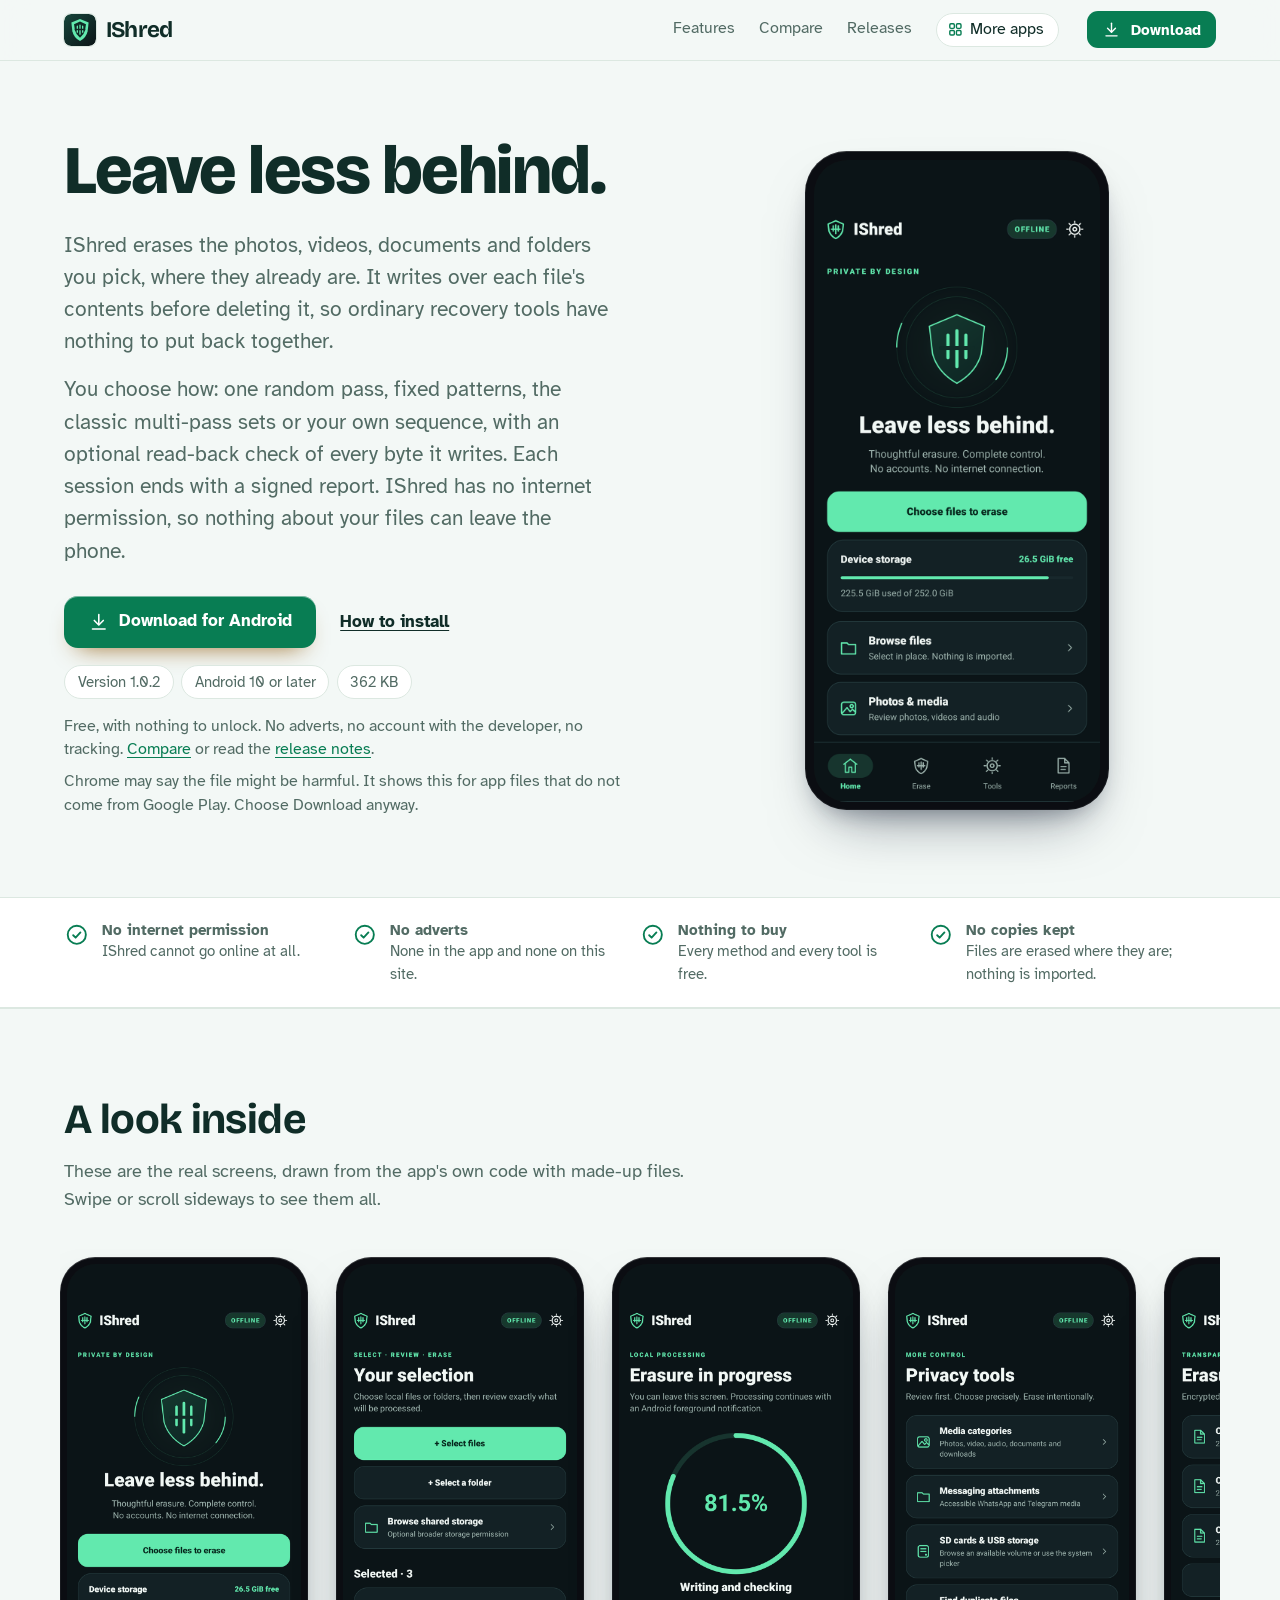
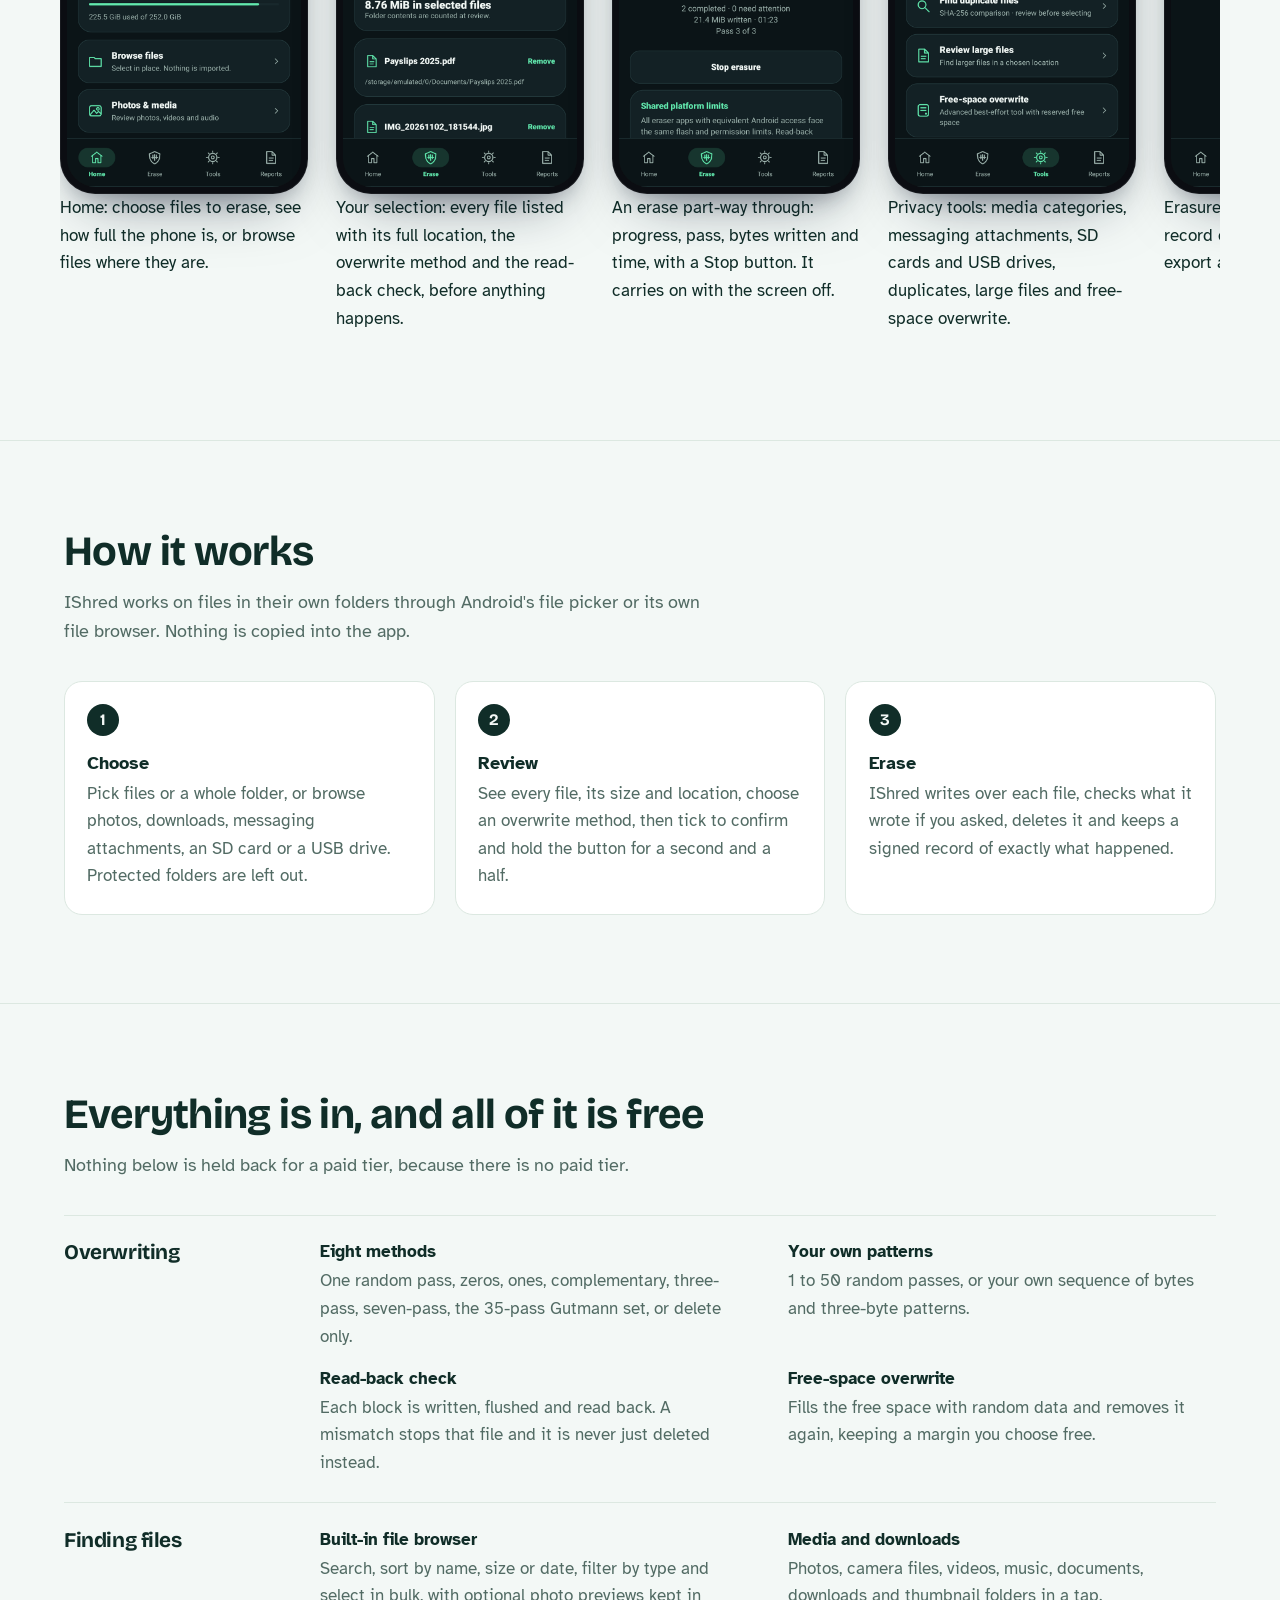
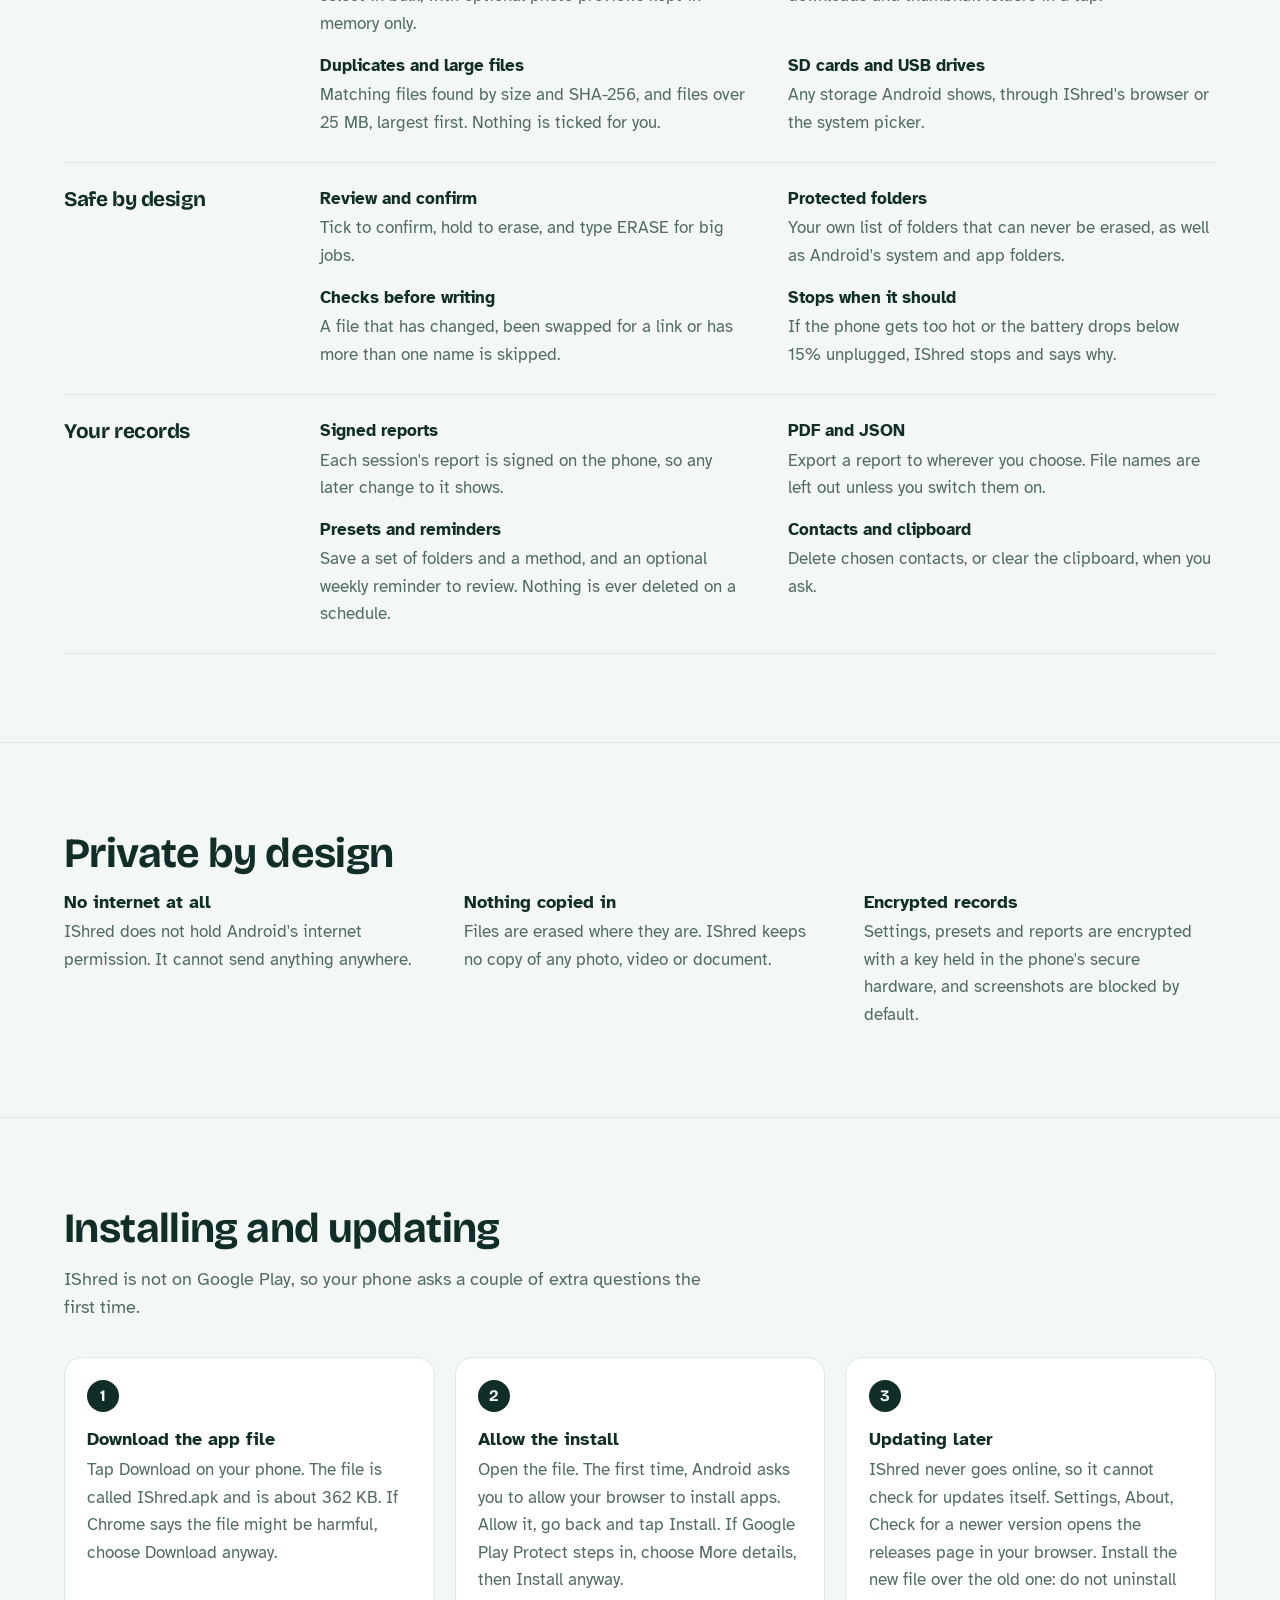
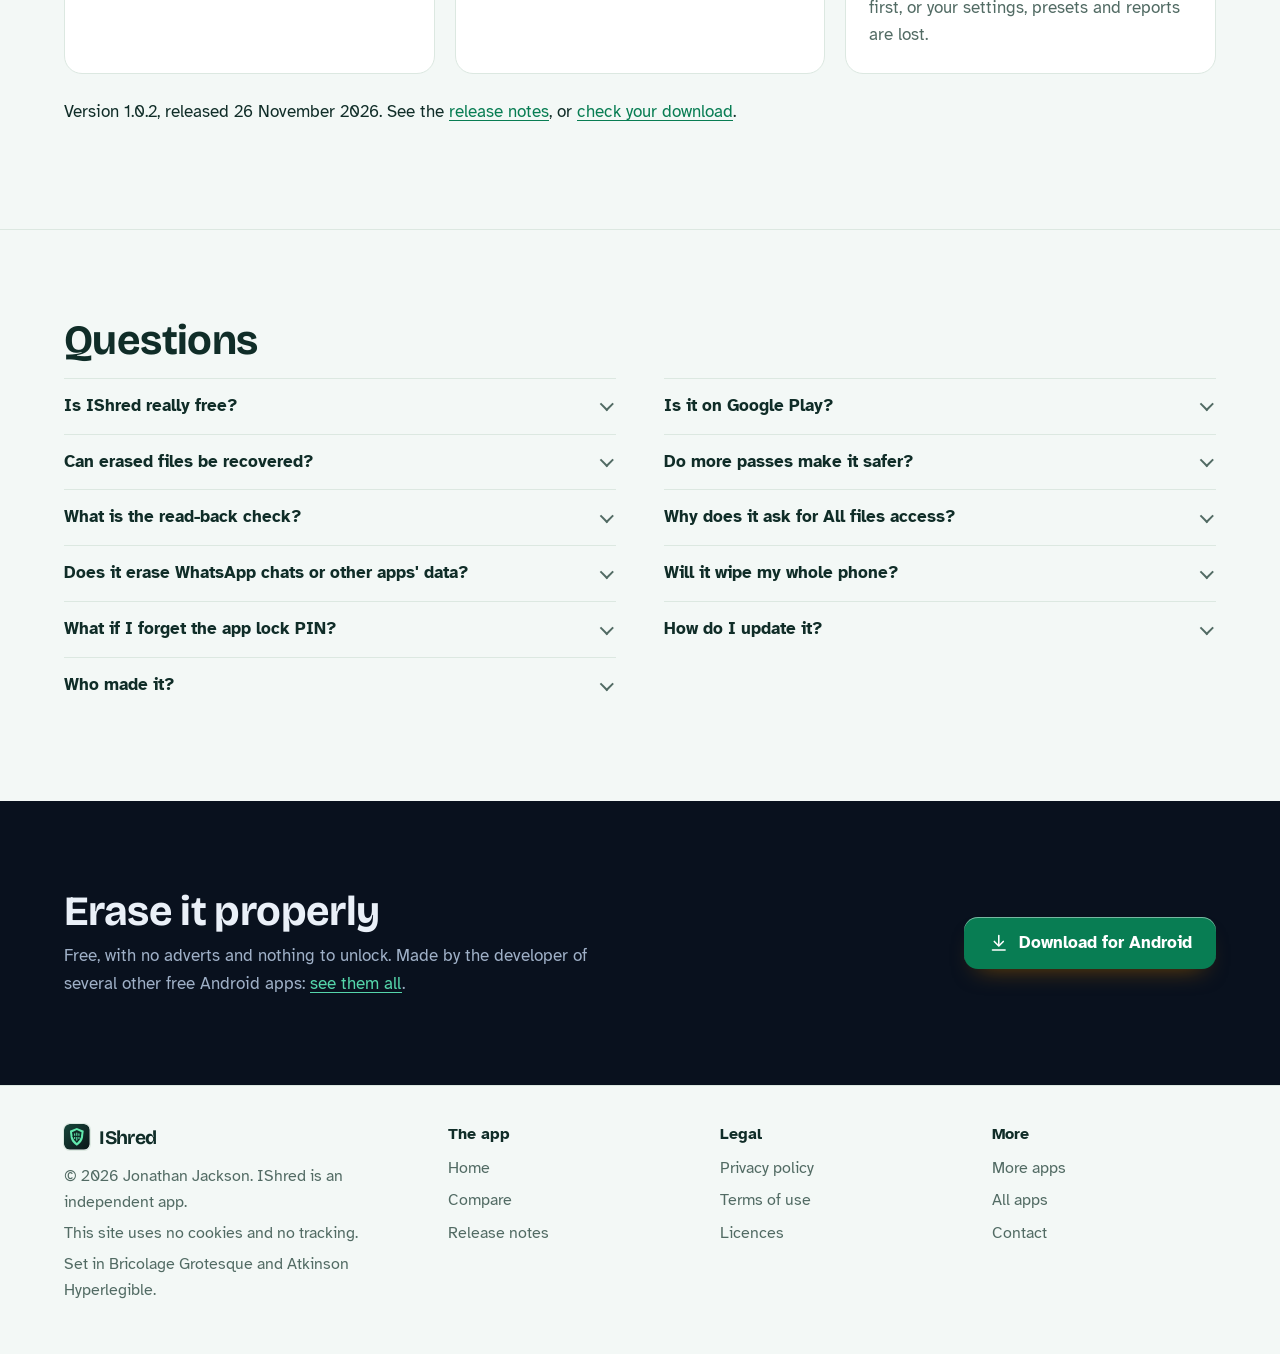
<file: index.html>
<!DOCTYPE html>
<html lang="en-GB">
<head>
<meta charset="utf-8">
<meta name="viewport" content="width=device-width, initial-scale=1">
<title>IShred: a free, offline file shredder and data eraser for Android</title>
<meta name="description" content="IShred overwrites the files and folders you choose before deleting them, with eight overwrite methods, your own patterns, read-back checks, free-space overwrite and signed reports. No internet permission, no adverts, nothing to buy.">
<meta name="author" content="Jonathan Jackson">
<link rel="canonical" href="https://customgpter.github.io/ishred/">
<meta name="theme-color" content="#f3f8f6" media="(prefers-color-scheme: light)">
<meta name="theme-color" content="#0b1417" media="(prefers-color-scheme: dark)">
<meta property="og:type" content="website">
<meta property="og:site_name" content="IShred">
<meta property="og:title" content="IShred: a free, offline file shredder and data eraser for Android">
<meta property="og:description" content="IShred overwrites the files and folders you choose before deleting them, with eight overwrite methods, your own patterns, read-back checks, free-space overwrite and signed reports. No internet permission, no adverts, nothing to buy.">
<meta property="og:url" content="https://customgpter.github.io/ishred/">
<meta property="og:image" content="https://customgpter.github.io/ishred/assets/og.png">
<meta property="og:image:width" content="1200">
<meta property="og:image:height" content="630">
<meta property="og:image:alt" content="IShred&#x27;s home screen: the shield logo, Leave less behind, a Choose files to erase button and device storage">
<meta property="og:locale" content="en_GB">
<meta name="twitter:card" content="summary_large_image">
<link rel="icon" href="./assets/favicon.svg" type="image/svg+xml">
<link rel="apple-touch-icon" href="./assets/apple-touch-icon.png">
<link rel="preload" href="./assets/fonts/bricolage-grotesque-latin.woff2" as="font" type="font/woff2" crossorigin>
<link rel="preload" href="./assets/fonts/atkinson-hyperlegible-latin-400-normal.woff2" as="font" type="font/woff2" crossorigin>
<link rel="stylesheet" href="./assets/site.css?v=1">
<link rel="stylesheet" href="./assets/house.css?v=1">
<link rel="stylesheet" href="./assets/apps-list.css?v=1">
<script src="./assets/apps-list.js?v=1" defer></script>
<script type="application/ld+json">{"@context":"https://schema.org","@type":"SoftwareApplication","name":"IShred","url":"https://customgpter.github.io/ishred/","description":"IShred overwrites the files and folders you choose before deleting them, with eight overwrite methods, your own patterns, read-back checks, free-space overwrite and signed reports. No internet permission, no adverts, nothing to buy.","applicationCategory":"UtilitiesApplication","operatingSystem":"Android 10 or later","softwareVersion":"1.0.2","downloadUrl":"https://github.com/CustomGPTer/ishred/releases/latest/download/IShred.apk","releaseNotes":"https://customgpter.github.io/ishred/releases.html","offers":{"@type":"Offer","price":"0","priceCurrency":"GBP"},"inLanguage":"en-GB","image":"https://customgpter.github.io/ishred/assets/og.png","featureList":["Eight methods","Your own patterns","Read-back check","Free-space overwrite","Built-in file browser","Media and downloads","Duplicates and large files","SD cards and USB drives","Review and confirm","Protected folders","Checks before writing","Stops when it should"],"author":{"@type":"Person","name":"Jonathan Jackson"}}</script>
<script type="application/ld+json">{"@context":"https://schema.org","@type":"FAQPage","mainEntity":[{"@type":"Question","name":"Is IShred really free?","acceptedAnswer":{"@type":"Answer","text":"Yes. There is no paid version, no subscription and no adverts. Every method and tool is in the free app."}},{"@type":"Question","name":"Is it on Google Play?","acceptedAnswer":{"@type":"Answer","text":"No. IShred is a personal project and is downloaded from this site as an Android app file. It needs Android 10 or later."}},{"@type":"Question","name":"Can erased files be recovered?","acceptedAnswer":{"@type":"Answer","text":"IShred writes over the contents of each file before deleting it, so recovery apps that look for deleted files find only the new data. No app can promise more than that on a phone: flash storage moves data around inside the chip, and copies in backups, cloud services or other apps are outside any app's reach."}},{"@type":"Question","name":"Do more passes make it safer?","acceptedAnswer":{"@type":"Answer","text":"Not on a phone. One random pass is the recommended choice. Extra passes take longer and wear the storage more, and they cannot reach the hidden areas of a flash chip. The multi-pass methods are there for people who are asked to use them."}},{"@type":"Question","name":"What is the read-back check?","acceptedAnswer":{"@type":"Answer","text":"After writing each block, IShred reads it back and compares it with what it wrote. If they do not match, it stops on that file and reports it, rather than quietly deleting it."}},{"@type":"Question","name":"Why does it ask for All files access?","acceptedAnswer":{"@type":"Answer","text":"Only for its own file browser, duplicate finder and large-file review, and only if you choose them. You can erase files without it, using Android's file picker."}},{"@type":"Question","name":"Does it erase WhatsApp chats or other apps' data?","acceptedAnswer":{"@type":"Answer","text":"No. It can erase the photos and videos those apps save where other apps can see them, but not their private chat databases. No app with the same access can."}},{"@type":"Question","name":"Will it wipe my whole phone?","acceptedAnswer":{"@type":"Answer","text":"No. IShred erases what you choose. To clear a whole phone before passing it on, back up what you need and use the phone's own factory reset."}},{"@type":"Question","name":"What if I forget the app lock PIN?","acceptedAnswer":{"@type":"Answer","text":"There are no recovery codes. Use Android's Settings, Apps, IShred, Storage, Clear data. That removes IShred's settings and reports, not your files."}},{"@type":"Question","name":"How do I update it?","acceptedAnswer":{"@type":"Answer","text":"Settings, About, Check for a newer version opens the releases page. Download IShred.apk and install it over the old one. Do not uninstall first."}},{"@type":"Question","name":"Who made it?","acceptedAnswer":{"@type":"Answer","text":"IShred is made by Jonathan Jackson, an independent developer in the United Kingdom."}}]}</script>
</head>
<body>
<a class="skip" href="#main">Skip to content</a>
<header class="masthead">
<div class="wrap">
<a class="brand" href="./" aria-label="IShred home"><svg viewBox="0 0 108 108" aria-hidden="true"><defs><linearGradient id="isbg" x1="0" y1="0" x2="1" y2="1"><stop offset="0" stop-color="#17463b"/><stop offset="1" stop-color="#0b1417"/></linearGradient></defs><rect width="108" height="108" rx="24" fill="url(#isbg)"/><g transform="translate(54 54) scale(1.12) translate(-54 -53.5)"><path d="M54,20 L80,31 L77,57 Q73,76 54,87 Q35,76 31,57 L28,31Z" fill="#62E9AE"/><path d="M54,28 L72,36 L69,55 Q66,68 54,77 Q42,68 39,55 L36,36Z" fill="#0f2a25"/><path d="M46,42 L46,60 M54,39 L54,66 M62,42 L62,60" fill="none" stroke="#62E9AE" stroke-width="4" stroke-linecap="round"/><path d="M38,52 L70,52" fill="none" stroke="#0f2a25" stroke-width="4"/></g></svg><span>IShred</span></a>
<nav aria-label="Main"><ul><li><a href="./#features">Features</a></li><li><a href="./compare.html">Compare</a></li><li><a href="./releases.html">Releases</a></li><li><a class="more-apps" href="./more-apps.html"><svg class="ico" viewBox="0 0 24 24" aria-hidden="true"><rect x="4" y="4" width="6.5" height="6.5" rx="1.6"/><rect x="13.5" y="4" width="6.5" height="6.5" rx="1.6"/><rect x="4" y="13.5" width="6.5" height="6.5" rx="1.6"/><rect x="13.5" y="13.5" width="6.5" height="6.5" rx="1.6"/></svg>More apps</a></li></ul></nav>
<a class="button small" href="https://github.com/CustomGPTer/ishred/releases/latest/download/IShred.apk"><svg class="ico" viewBox="0 0 24 24" aria-hidden="true"><path d="M12 4v11"/><path d="M7 10.5l5 5 5-5"/><path d="M5 20h14"/></svg>Download</a>
</div>
</header>
<main id="main">
<div class="hero">
<div class="wrap hero-grid">
<div class="hero-copy">
<h1>Leave less behind.</h1>
<p class="lede">IShred erases the photos, videos, documents and folders you pick, where they already are. It writes over each file's contents before deleting it, so ordinary recovery tools have nothing to put back together.</p><p class="lede">You choose how: one random pass, fixed patterns, the classic multi-pass sets or your own sequence, with an optional read-back check of every byte it writes. Each session ends with a signed report. IShred has no internet permission, so nothing about your files can leave the phone.</p>

<p class="get" id="download"><a class="button" href="https://github.com/CustomGPTer/ishred/releases/latest/download/IShred.apk"><svg class="ico" viewBox="0 0 24 24" aria-hidden="true"><path d="M12 4v11"/><path d="M7 10.5l5 5 5-5"/><path d="M5 20h14"/></svg>Download for Android</a><a class="aside" href="#install">How to install</a></p>
<ul class="pills"><li>Version 1.0.2</li><li>Android 10 or later</li><li>362 KB</li></ul>
<p class="facts">Free, with nothing to unlock. No adverts, no account with the developer, no tracking. <a href="compare.html">Compare</a> or read the <a href="releases.html">release notes</a>.</p>
<p class="facts">Chrome may say the file might be harmful. It shows this for app files that do not come from Google Play. Choose Download anyway.</p>
</div>
<div class="hero-phone"><div class="phone"><img src="./assets/screens/home.png" alt="Home: choose files to erase, see how full the phone is, or browse files where they are." width="393" height="852" fetchpriority="high"></div></div>
</div>
</div>

<section class="promises" aria-label="In short">
<div class="wrap"><ul><li><svg class="ico" viewBox="0 0 24 24" aria-hidden="true"><circle cx="12" cy="12" r="8.5"/><path d="M8.6 12.4l2.3 2.3 4.5-4.9"/></svg><span><b>No internet permission</b><span>IShred cannot go online at all.</span></span></li><li><svg class="ico" viewBox="0 0 24 24" aria-hidden="true"><circle cx="12" cy="12" r="8.5"/><path d="M8.6 12.4l2.3 2.3 4.5-4.9"/></svg><span><b>No adverts</b><span>None in the app and none on this site.</span></span></li><li><svg class="ico" viewBox="0 0 24 24" aria-hidden="true"><circle cx="12" cy="12" r="8.5"/><path d="M8.6 12.4l2.3 2.3 4.5-4.9"/></svg><span><b>Nothing to buy</b><span>Every method and every tool is free.</span></span></li><li><svg class="ico" viewBox="0 0 24 24" aria-hidden="true"><circle cx="12" cy="12" r="8.5"/><path d="M8.6 12.4l2.3 2.3 4.5-4.9"/></svg><span><b>No copies kept</b><span>Files are erased where they are; nothing is imported.</span></span></li></ul></div>
</section>

<section id="screens" aria-labelledby="screens-h">
<div class="wrap">
<h2 id="screens-h">A look inside</h2>
<p class="intro">These are the real screens, drawn from the app&#x27;s own code with made-up files. Swipe or scroll sideways to see them all.</p>
<div class="gallery" tabindex="0" role="region" aria-label="Screens from IShred"><figure class="shot"><div class="phone"><img src="./assets/screens/home.png" alt="Home: choose files to erase, see how full the phone is, or browse files where they are." width="393" height="852" loading="eager" decoding="async"></div><figcaption>Home: choose files to erase, see how full the phone is, or browse files where they are.</figcaption></figure><figure class="shot"><div class="phone"><img src="./assets/screens/erase.png" alt="Your selection: every file listed with its full location, the overwrite method and the read-back check, before anything happens." width="393" height="852" loading="eager" decoding="async"></div><figcaption>Your selection: every file listed with its full location, the overwrite method and the read-back check, before anything happens.</figcaption></figure><figure class="shot"><div class="phone"><img src="./assets/screens/progress.png" alt="An erase part-way through: progress, pass, bytes written and time, with a Stop button. It carries on with the screen off." width="393" height="852" loading="eager" decoding="async"></div><figcaption>An erase part-way through: progress, pass, bytes written and time, with a Stop button. It carries on with the screen off.</figcaption></figure><figure class="shot"><div class="phone"><img src="./assets/screens/tools.png" alt="Privacy tools: media categories, messaging attachments, SD cards and USB drives, duplicates, large files and free-space overwrite." width="393" height="852" loading="eager" decoding="async"></div><figcaption>Privacy tools: media categories, messaging attachments, SD cards and USB drives, duplicates, large files and free-space overwrite.</figcaption></figure><figure class="shot"><div class="phone"><img src="./assets/screens/reports.png" alt="Erasure reports: an encrypted record of every session, ready to export as a PDF or signed JSON." width="393" height="852" loading="eager" decoding="async"></div><figcaption>Erasure reports: an encrypted record of every session, ready to export as a PDF or signed JSON.</figcaption></figure><figure class="shot"><div class="phone"><img src="./assets/screens/protected.png" alt="Protected folders: locations IShred will never erase or scan." width="393" height="852" loading="eager" decoding="async"></div><figcaption>Protected folders: locations IShred will never erase or scan.</figcaption></figure><figure class="shot"><div class="phone"><img src="./assets/screens/settings.png" alt="Settings: themes, layouts, app lock, screen privacy and erasure defaults." width="393" height="852" loading="eager" decoding="async"></div><figcaption>Settings: themes, layouts, app lock, screen privacy and erasure defaults.</figcaption></figure><figure class="shot"><div class="phone"><img src="./assets/screens/moreapps.png" alt="More apps: the developer&#x27;s other free apps, each opening its website in your browser." width="393" height="852" loading="eager" decoding="async"></div><figcaption>More apps: the developer&#x27;s other free apps, each opening its website in your browser.</figcaption></figure><figure class="shot"><div class="phone"><img src="./assets/screens/lock.png" alt="The optional app lock, with PIN, password or fingerprint." width="393" height="852" loading="eager" decoding="async"></div><figcaption>The optional app lock, with PIN, password or fingerprint.</figcaption></figure><figure class="shot"><div class="phone"><img src="./assets/screens/home-light.png" alt="Light theme. IShred also has dark graphite and AMOLED black." width="393" height="852" loading="eager" decoding="async"></div><figcaption>Light theme. IShred also has dark graphite and AMOLED black.</figcaption></figure></div>
</div>
</section>

<section id="how" aria-labelledby="how-h">
<div class="wrap">
<h2 id="how-h">How it works</h2>
<p class="intro">IShred works on files in their own folders through Android's file picker or its own file browser. Nothing is copied into the app.</p>
<ol class="steps"><li><h3>Choose</h3><p>Pick files or a whole folder, or browse photos, downloads, messaging attachments, an SD card or a USB drive. Protected folders are left out.</p></li><li><h3>Review</h3><p>See every file, its size and location, choose an overwrite method, then tick to confirm and hold the button for a second and a half.</p></li><li><h3>Erase</h3><p>IShred writes over each file, checks what it wrote if you asked, deletes it and keeps a signed record of exactly what happened.</p></li></ol>
</div>
</section>

<section id="features" aria-labelledby="features-h">
<div class="wrap">
<h2 id="features-h">Everything is in, and all of it is free</h2>
<p class="intro">Nothing below is held back for a paid tier, because there is no paid tier.</p>
<div class="groups"><div class="group"><h3>Overwriting</h3><dl><div><dt>Eight methods</dt><dd>One random pass, zeros, ones, complementary, three-pass, seven-pass, the 35-pass Gutmann set, or delete only.</dd></div><div><dt>Your own patterns</dt><dd>1 to 50 random passes, or your own sequence of bytes and three-byte patterns.</dd></div><div><dt>Read-back check</dt><dd>Each block is written, flushed and read back. A mismatch stops that file and it is never just deleted instead.</dd></div><div><dt>Free-space overwrite</dt><dd>Fills the free space with random data and removes it again, keeping a margin you choose free.</dd></div></dl></div><div class="group"><h3>Finding files</h3><dl><div><dt>Built-in file browser</dt><dd>Search, sort by name, size or date, filter by type and select in bulk, with optional photo previews kept in memory only.</dd></div><div><dt>Media and downloads</dt><dd>Photos, camera files, videos, music, documents, downloads and thumbnail folders in a tap.</dd></div><div><dt>Duplicates and large files</dt><dd>Matching files found by size and SHA-256, and files over 25 MB, largest first. Nothing is ticked for you.</dd></div><div><dt>SD cards and USB drives</dt><dd>Any storage Android shows, through IShred's browser or the system picker.</dd></div></dl></div><div class="group"><h3>Safe by design</h3><dl><div><dt>Review and confirm</dt><dd>Tick to confirm, hold to erase, and type ERASE for big jobs.</dd></div><div><dt>Protected folders</dt><dd>Your own list of folders that can never be erased, as well as Android's system and app folders.</dd></div><div><dt>Checks before writing</dt><dd>A file that has changed, been swapped for a link or has more than one name is skipped.</dd></div><div><dt>Stops when it should</dt><dd>If the phone gets too hot or the battery drops below 15% unplugged, IShred stops and says why.</dd></div></dl></div><div class="group"><h3>Your records</h3><dl><div><dt>Signed reports</dt><dd>Each session's report is signed on the phone, so any later change to it shows.</dd></div><div><dt>PDF and JSON</dt><dd>Export a report to wherever you choose. File names are left out unless you switch them on.</dd></div><div><dt>Presets and reminders</dt><dd>Save a set of folders and a method, and an optional weekly reminder to review. Nothing is ever deleted on a schedule.</dd></div><div><dt>Contacts and clipboard</dt><dd>Delete chosen contacts, or clear the clipboard, when you ask.</dd></div></dl></div></div>
</div>
</section>

<section id="privacy" aria-labelledby="privacy-h">
<div class="wrap">
<h2 id="privacy-h">Private by design</h2>
<ul class="plain"><li><h3>No internet at all</h3><p>IShred does not hold Android's internet permission. It cannot send anything anywhere.</p></li><li><h3>Nothing copied in</h3><p>Files are erased where they are. IShred keeps no copy of any photo, video or document.</p></li><li><h3>Encrypted records</h3><p>Settings, presets and reports are encrypted with a key held in the phone's secure hardware, and screenshots are blocked by default.</p></li></ul>
</div>
</section>

<section id="install" aria-labelledby="install-h">
<div class="wrap">
<h2 id="install-h">Installing and updating</h2>
<p class="intro">IShred is not on Google Play, so your phone asks a couple of extra questions the first time.</p>
<ol class="steps"><li><h3>Download the app file</h3><p>Tap Download on your phone. The file is called IShred.apk and is about 362 KB. If Chrome says the file might be harmful, choose Download anyway.</p></li><li><h3>Allow the install</h3><p>Open the file. The first time, Android asks you to allow your browser to install apps. Allow it, go back and tap Install. If Google Play Protect steps in, choose More details, then Install anyway.</p></li><li><h3>Updating later</h3><p>IShred never goes online, so it cannot check for updates itself. Settings, About, Check for a newer version opens the releases page in your browser. Install the new file over the old one: do not uninstall first, or your settings, presets and reports are lost.</p></li></ol>
<p class="after-table">Version 1.0.2, released 26 November 2026. See the <a href="releases.html">release notes</a>, or <a href="releases.html#checking">check your download</a>.</p>
</div>
</section>

<section id="questions" aria-labelledby="questions-h">
<div class="wrap">
<h2 id="questions-h">Questions</h2>
<div class="faq"><details><summary>Is IShred really free?</summary><p>Yes. There is no paid version, no subscription and no adverts. Every method and tool is in the free app.</p></details><details><summary>Is it on Google Play?</summary><p>No. IShred is a personal project and is downloaded from this site as an Android app file. It needs Android 10 or later.</p></details><details><summary>Can erased files be recovered?</summary><p>IShred writes over the contents of each file before deleting it, so recovery apps that look for deleted files find only the new data. No app can promise more than that on a phone: flash storage moves data around inside the chip, and copies in backups, cloud services or other apps are outside any app's reach.</p></details><details><summary>Do more passes make it safer?</summary><p>Not on a phone. One random pass is the recommended choice. Extra passes take longer and wear the storage more, and they cannot reach the hidden areas of a flash chip. The multi-pass methods are there for people who are asked to use them.</p></details><details><summary>What is the read-back check?</summary><p>After writing each block, IShred reads it back and compares it with what it wrote. If they do not match, it stops on that file and reports it, rather than quietly deleting it.</p></details><details><summary>Why does it ask for All files access?</summary><p>Only for its own file browser, duplicate finder and large-file review, and only if you choose them. You can erase files without it, using Android's file picker.</p></details><details><summary>Does it erase WhatsApp chats or other apps&#x27; data?</summary><p>No. It can erase the photos and videos those apps save where other apps can see them, but not their private chat databases. No app with the same access can.</p></details><details><summary>Will it wipe my whole phone?</summary><p>No. IShred erases what you choose. To clear a whole phone before passing it on, back up what you need and use the phone's own factory reset.</p></details><details><summary>What if I forget the app lock PIN?</summary><p>There are no recovery codes. Use Android's Settings, Apps, IShred, Storage, Clear data. That removes IShred's settings and reports, not your files.</p></details><details><summary>How do I update it?</summary><p>Settings, About, Check for a newer version opens the releases page. Download IShred.apk and install it over the old one. Do not uninstall first.</p></details><details><summary>Who made it?</summary><p>IShred is made by Jonathan Jackson, an independent developer in the United Kingdom.</p></details></div>
</div>
</section>

<section class="closing" aria-labelledby="closing-h">
<div class="wrap">
<div><h2 id="closing-h">Erase it properly</h2><p>Free, with no adverts and nothing to unlock. Made by the developer of several other free Android apps: <a href="more-apps.html">see them all</a>.</p></div>
<a class="button" href="https://github.com/CustomGPTer/ishred/releases/latest/download/IShred.apk"><svg class="ico" viewBox="0 0 24 24" aria-hidden="true"><path d="M12 4v11"/><path d="M7 10.5l5 5 5-5"/><path d="M5 20h14"/></svg>Download for Android</a>
</div>
</section>
</main>
<footer class="colophon">
<div class="wrap">
<div>
<a class="brand" href="./" aria-label="IShred home"><svg viewBox="0 0 108 108" aria-hidden="true"><defs><linearGradient id="isbg" x1="0" y1="0" x2="1" y2="1"><stop offset="0" stop-color="#17463b"/><stop offset="1" stop-color="#0b1417"/></linearGradient></defs><rect width="108" height="108" rx="24" fill="url(#isbg)"/><g transform="translate(54 54) scale(1.12) translate(-54 -53.5)"><path d="M54,20 L80,31 L77,57 Q73,76 54,87 Q35,76 31,57 L28,31Z" fill="#62E9AE"/><path d="M54,28 L72,36 L69,55 Q66,68 54,77 Q42,68 39,55 L36,36Z" fill="#0f2a25"/><path d="M46,42 L46,60 M54,39 L54,66 M62,42 L62,60" fill="none" stroke="#62E9AE" stroke-width="4" stroke-linecap="round"/><path d="M38,52 L70,52" fill="none" stroke="#0f2a25" stroke-width="4"/></g></svg><span>IShred</span></a>
<p>&copy; 2026 Jonathan Jackson. IShred is an independent app.</p>
<p>This site uses no cookies and no tracking.</p>
<p>Set in Bricolage Grotesque and Atkinson Hyperlegible.</p>
</div>
<nav aria-label="The app"><h2>The app</h2><ul>
<li><a href="./">Home</a></li>
<li><a href="./compare.html">Compare</a></li>
<li><a href="./releases.html">Release notes</a></li>

</ul></nav>
<nav aria-label="Legal"><h2>Legal</h2><ul>
<li><a href="./privacy.html">Privacy policy</a></li>
<li><a href="./terms.html">Terms of use</a></li>
<li><a href="./licences.html">Licences</a></li>
</ul></nav>
<nav aria-label="More"><h2>More</h2><ul>
<li><a href="./more-apps.html">More apps</a></li>
<li><a href="https://customgpter.github.io/">All apps</a></li>
<li><a href="https://github.com/CustomGPTer/ishred/issues">Contact</a></li>
</ul></nav>
</div>
</footer>
</body>
</html>
</file>
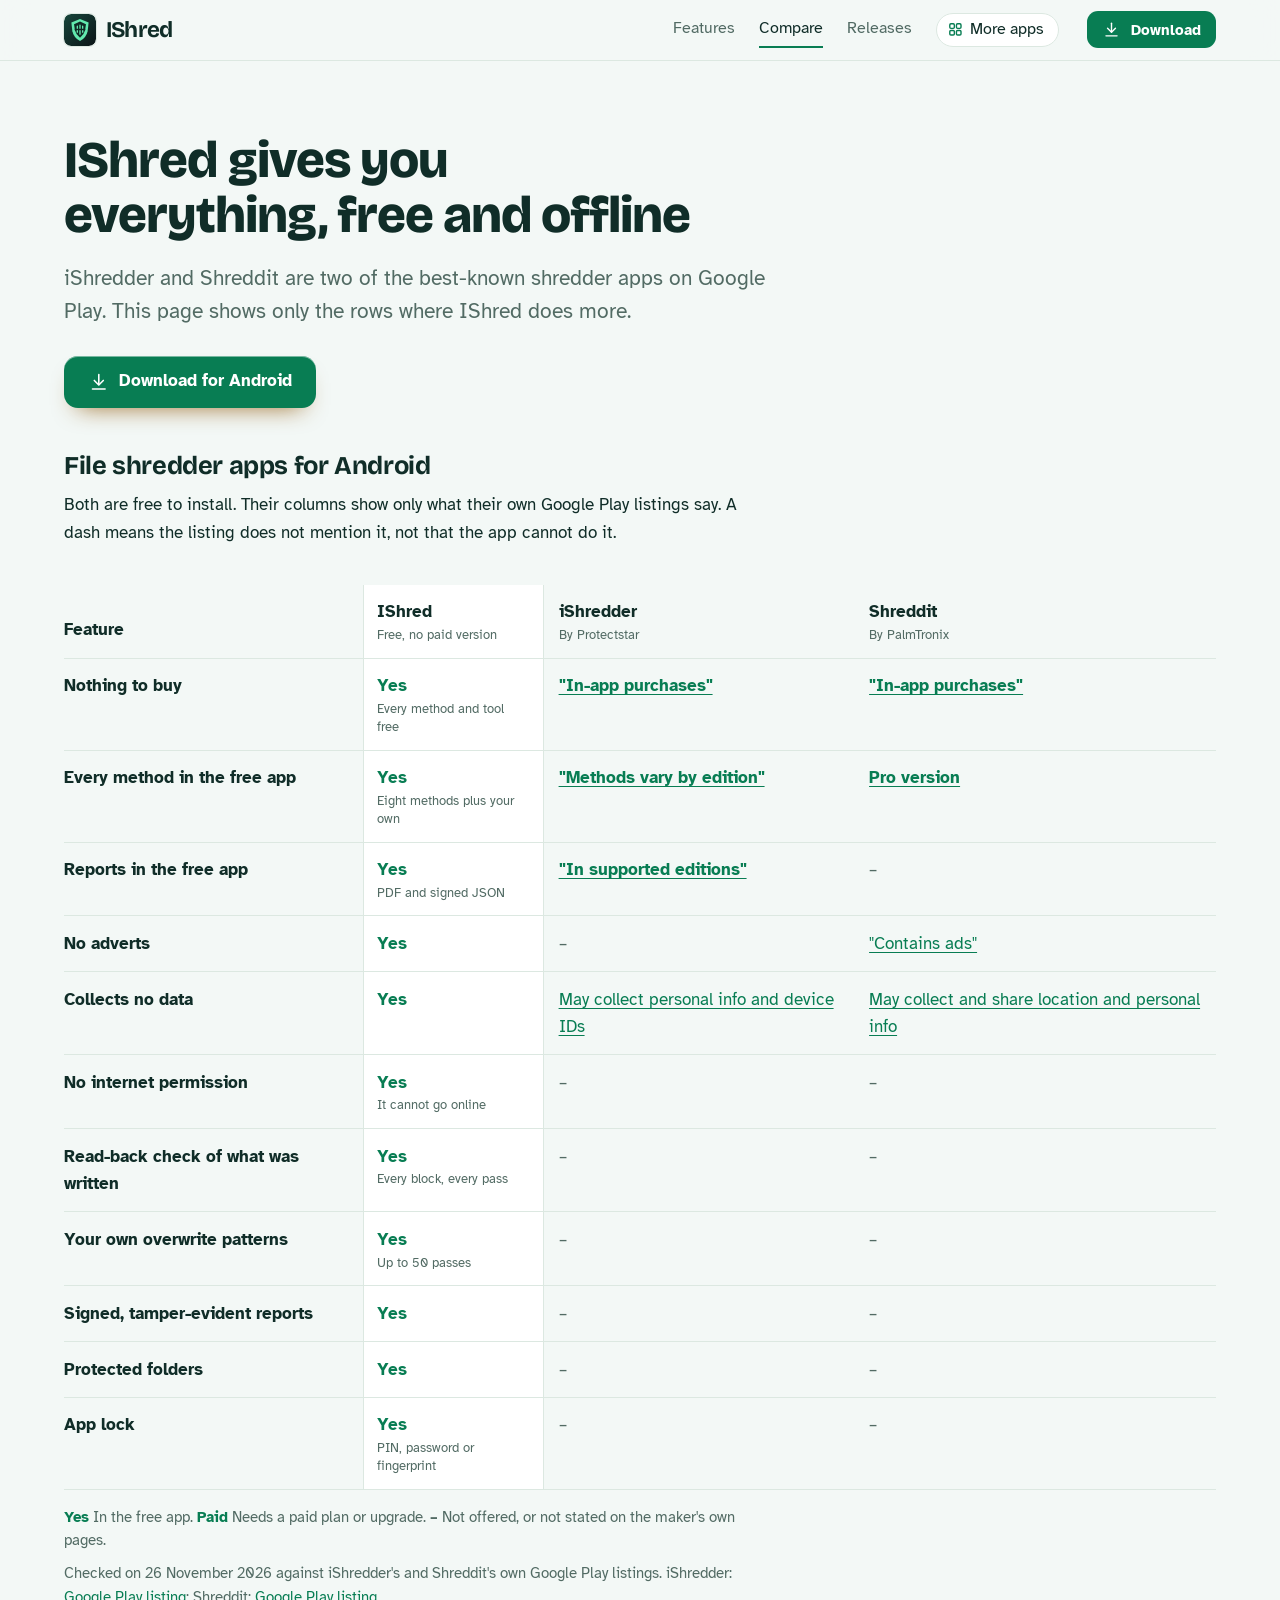
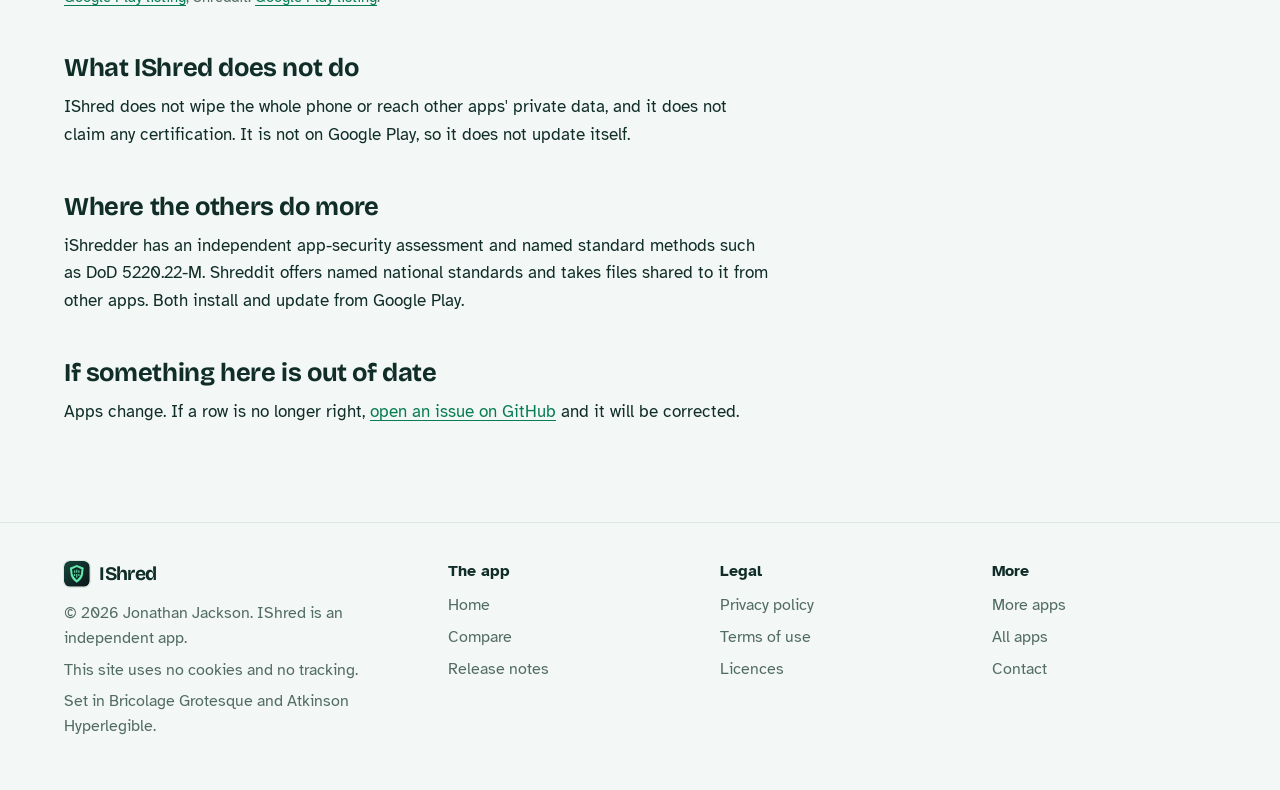
<file: compare.html>
<!DOCTYPE html>
<html lang="en-GB">
<head>
<meta charset="utf-8">
<meta name="viewport" content="width=device-width, initial-scale=1">
<title>IShred compared with iShredder and Shreddit</title>
<meta name="description" content="How IShred compares with iShredder and Shreddit, row by row, with each claim linked to their own Google Play listings.">
<meta name="author" content="Jonathan Jackson">
<link rel="canonical" href="https://customgpter.github.io/ishred/compare.html">
<meta name="theme-color" content="#f3f8f6" media="(prefers-color-scheme: light)">
<meta name="theme-color" content="#0b1417" media="(prefers-color-scheme: dark)">
<meta property="og:type" content="website">
<meta property="og:site_name" content="IShred">
<meta property="og:title" content="IShred compared with iShredder and Shreddit">
<meta property="og:description" content="How IShred compares with iShredder and Shreddit, row by row, with each claim linked to their own Google Play listings.">
<meta property="og:url" content="https://customgpter.github.io/ishred/compare.html">
<meta property="og:image" content="https://customgpter.github.io/ishred/assets/og.png">
<meta property="og:image:width" content="1200">
<meta property="og:image:height" content="630">
<meta property="og:image:alt" content="IShred&#x27;s home screen: the shield logo, Leave less behind, a Choose files to erase button and device storage">
<meta property="og:locale" content="en_GB">
<meta name="twitter:card" content="summary_large_image">
<link rel="icon" href="./assets/favicon.svg" type="image/svg+xml">
<link rel="apple-touch-icon" href="./assets/apple-touch-icon.png">
<link rel="preload" href="./assets/fonts/bricolage-grotesque-latin.woff2" as="font" type="font/woff2" crossorigin>
<link rel="preload" href="./assets/fonts/atkinson-hyperlegible-latin-400-normal.woff2" as="font" type="font/woff2" crossorigin>
<link rel="stylesheet" href="./assets/site.css?v=1">
<link rel="stylesheet" href="./assets/house.css?v=1">
<link rel="stylesheet" href="./assets/apps-list.css?v=1">
<script src="./assets/apps-list.js?v=1" defer></script>
</head>
<body>
<a class="skip" href="#main">Skip to content</a>
<header class="masthead">
<div class="wrap">
<a class="brand" href="./" aria-label="IShred home"><svg viewBox="0 0 108 108" aria-hidden="true"><defs><linearGradient id="isbg" x1="0" y1="0" x2="1" y2="1"><stop offset="0" stop-color="#17463b"/><stop offset="1" stop-color="#0b1417"/></linearGradient></defs><rect width="108" height="108" rx="24" fill="url(#isbg)"/><g transform="translate(54 54) scale(1.12) translate(-54 -53.5)"><path d="M54,20 L80,31 L77,57 Q73,76 54,87 Q35,76 31,57 L28,31Z" fill="#62E9AE"/><path d="M54,28 L72,36 L69,55 Q66,68 54,77 Q42,68 39,55 L36,36Z" fill="#0f2a25"/><path d="M46,42 L46,60 M54,39 L54,66 M62,42 L62,60" fill="none" stroke="#62E9AE" stroke-width="4" stroke-linecap="round"/><path d="M38,52 L70,52" fill="none" stroke="#0f2a25" stroke-width="4"/></g></svg><span>IShred</span></a>
<nav aria-label="Main"><ul><li><a href="./#features">Features</a></li><li><a href="./compare.html" aria-current="page">Compare</a></li><li><a href="./releases.html">Releases</a></li><li><a class="more-apps" href="./more-apps.html"><svg class="ico" viewBox="0 0 24 24" aria-hidden="true"><rect x="4" y="4" width="6.5" height="6.5" rx="1.6"/><rect x="13.5" y="4" width="6.5" height="6.5" rx="1.6"/><rect x="4" y="13.5" width="6.5" height="6.5" rx="1.6"/><rect x="13.5" y="13.5" width="6.5" height="6.5" rx="1.6"/></svg>More apps</a></li></ul></nav>
<a class="button small" href="https://github.com/CustomGPTer/ishred/releases/latest/download/IShred.apk"><svg class="ico" viewBox="0 0 24 24" aria-hidden="true"><path d="M12 4v11"/><path d="M7 10.5l5 5 5-5"/><path d="M5 20h14"/></svg>Download</a>
</div>
</header>
<main id="main" class="doc">
<div class="wrap">
<div class="measure">
<h1>IShred gives you everything, free and offline</h1>
<p class="lede">iShredder and Shreddit are two of the best-known shredder apps on Google Play. This page shows only the rows where IShred does more.</p>
<p class="get"><a class="button" href="https://github.com/CustomGPTer/ishred/releases/latest/download/IShred.apk"><svg class="ico" viewBox="0 0 24 24" aria-hidden="true"><path d="M12 4v11"/><path d="M7 10.5l5 5 5-5"/><path d="M5 20h14"/></svg>Download for Android</a></p>
<h2 id="table">File shredder apps for Android</h2>
<p>Both are free to install. Their columns show only what their own Google Play listings say. A dash means the listing does not mention it, not that the app cannot do it.</p>
</div>
<div class="scroll">
<table class="cmp">
<thead><tr><th scope="col">Feature</th><th scope="col" class="ours">IShred<small>Free, no paid version</small></th><th scope="col">iShredder<small>By Protectstar</small></th><th scope="col">Shreddit<small>By PalmTronix</small></th></tr></thead>
<tbody>
<tr><th scope="row">Nothing to buy</th><td class="yes ours"><span class="app">IShred</span><span class="v">Yes<small>Every method and tool free</small></span></td><td class="pay"><span class="app">iShredder</span><span class="v"><a href="https://play.google.com/store/apps/details?id=com.projectstar.ishredder.android.standard&hl=en_GB">"In-app purchases"</a></span></td><td class="pay"><span class="app">Shreddit</span><span class="v"><a href="https://play.google.com/store/apps/details?id=com.palmtronix.shreddit.v1&hl=en_GB">"In-app purchases"</a></span></td></tr>
<tr><th scope="row">Every method in the free app</th><td class="yes ours"><span class="app">IShred</span><span class="v">Yes<small>Eight methods plus your own</small></span></td><td class="pay"><span class="app">iShredder</span><span class="v"><a href="https://play.google.com/store/apps/details?id=com.projectstar.ishredder.android.standard&hl=en_GB">"Methods vary by edition"</a></span></td><td class="pay"><span class="app">Shreddit</span><span class="v"><a href="https://play.google.com/store/apps/details?id=com.palmtronix.shreddit.v1&hl=en_GB">Pro version</a></span></td></tr>
<tr><th scope="row">Reports in the free app</th><td class="yes ours"><span class="app">IShred</span><span class="v">Yes<small>PDF and signed JSON</small></span></td><td class="pay"><span class="app">iShredder</span><span class="v"><a href="https://play.google.com/store/apps/details?id=com.projectstar.ishredder.android.standard&hl=en_GB">"In supported editions"</a></span></td><td class="na"><span class="app">Shreddit</span><span class="v">&ndash;</span></td></tr>
<tr><th scope="row">No adverts</th><td class="yes ours"><span class="app">IShred</span><span class="v">Yes</span></td><td class="na"><span class="app">iShredder</span><span class="v">&ndash;</span></td><td class="na"><span class="app">Shreddit</span><span class="v"><a href="https://play.google.com/store/apps/details?id=com.palmtronix.shreddit.v1&hl=en_GB">"Contains ads"</a></span></td></tr>
<tr><th scope="row">Collects no data</th><td class="yes ours"><span class="app">IShred</span><span class="v">Yes</span></td><td class="na"><span class="app">iShredder</span><span class="v"><a href="https://play.google.com/store/apps/details?id=com.projectstar.ishredder.android.standard&hl=en_GB">May collect personal info and device IDs</a></span></td><td class="na"><span class="app">Shreddit</span><span class="v"><a href="https://play.google.com/store/apps/details?id=com.palmtronix.shreddit.v1&hl=en_GB">May collect and share location and personal info</a></span></td></tr>
<tr><th scope="row">No internet permission</th><td class="yes ours"><span class="app">IShred</span><span class="v">Yes<small>It cannot go online</small></span></td><td class="na"><span class="app">iShredder</span><span class="v">&ndash;</span></td><td class="na"><span class="app">Shreddit</span><span class="v">&ndash;</span></td></tr>
<tr><th scope="row">Read-back check of what was written</th><td class="yes ours"><span class="app">IShred</span><span class="v">Yes<small>Every block, every pass</small></span></td><td class="na"><span class="app">iShredder</span><span class="v">&ndash;</span></td><td class="na"><span class="app">Shreddit</span><span class="v">&ndash;</span></td></tr>
<tr><th scope="row">Your own overwrite patterns</th><td class="yes ours"><span class="app">IShred</span><span class="v">Yes<small>Up to 50 passes</small></span></td><td class="na"><span class="app">iShredder</span><span class="v">&ndash;</span></td><td class="na"><span class="app">Shreddit</span><span class="v">&ndash;</span></td></tr>
<tr><th scope="row">Signed, tamper-evident reports</th><td class="yes ours"><span class="app">IShred</span><span class="v">Yes</span></td><td class="na"><span class="app">iShredder</span><span class="v">&ndash;</span></td><td class="na"><span class="app">Shreddit</span><span class="v">&ndash;</span></td></tr>
<tr><th scope="row">Protected folders</th><td class="yes ours"><span class="app">IShred</span><span class="v">Yes</span></td><td class="na"><span class="app">iShredder</span><span class="v">&ndash;</span></td><td class="na"><span class="app">Shreddit</span><span class="v">&ndash;</span></td></tr>
<tr><th scope="row">App lock</th><td class="yes ours"><span class="app">IShred</span><span class="v">Yes<small>PIN, password or fingerprint</small></span></td><td class="na"><span class="app">iShredder</span><span class="v">&ndash;</span></td><td class="na"><span class="app">Shreddit</span><span class="v">&ndash;</span></td></tr>
</tbody>
</table>
</div>
<div class="measure">
<p class="key"><strong class="yes">Yes</strong> In the free app. <strong class="pay">Paid</strong> Needs a paid plan or upgrade. <strong>&ndash;</strong> Not offered, or not stated on the maker's own pages.</p>
<p class="key">Checked on 26 November 2026 against iShredder's and Shreddit's own Google Play listings. iShredder: <a href="https://play.google.com/store/apps/details?id=com.projectstar.ishredder.android.standard&hl=en_GB">Google Play listing</a>; Shreddit: <a href="https://play.google.com/store/apps/details?id=com.palmtronix.shreddit.v1&hl=en_GB">Google Play listing</a>.</p>
<h2>What IShred does not do</h2><p>IShred does not wipe the whole phone or reach other apps' private data, and it does not claim any certification. It is not on Google Play, so it does not update itself.</p><h2>Where the others do more</h2><p>iShredder has an independent app-security assessment and named standard methods such as DoD 5220.22-M. Shreddit offers named national standards and takes files shared to it from other apps. Both install and update from Google Play.</p>
<h2 id="wrong">If something here is out of date</h2>
<p>Apps change. If a row is no longer right, <a href="https://github.com/CustomGPTer/ishred/issues">open an issue on GitHub</a> and it will be corrected.</p>
</div>
</div>
</main>
<footer class="colophon">
<div class="wrap">
<div>
<a class="brand" href="./" aria-label="IShred home"><svg viewBox="0 0 108 108" aria-hidden="true"><defs><linearGradient id="isbg" x1="0" y1="0" x2="1" y2="1"><stop offset="0" stop-color="#17463b"/><stop offset="1" stop-color="#0b1417"/></linearGradient></defs><rect width="108" height="108" rx="24" fill="url(#isbg)"/><g transform="translate(54 54) scale(1.12) translate(-54 -53.5)"><path d="M54,20 L80,31 L77,57 Q73,76 54,87 Q35,76 31,57 L28,31Z" fill="#62E9AE"/><path d="M54,28 L72,36 L69,55 Q66,68 54,77 Q42,68 39,55 L36,36Z" fill="#0f2a25"/><path d="M46,42 L46,60 M54,39 L54,66 M62,42 L62,60" fill="none" stroke="#62E9AE" stroke-width="4" stroke-linecap="round"/><path d="M38,52 L70,52" fill="none" stroke="#0f2a25" stroke-width="4"/></g></svg><span>IShred</span></a>
<p>&copy; 2026 Jonathan Jackson. IShred is an independent app.</p>
<p>This site uses no cookies and no tracking.</p>
<p>Set in Bricolage Grotesque and Atkinson Hyperlegible.</p>
</div>
<nav aria-label="The app"><h2>The app</h2><ul>
<li><a href="./">Home</a></li>
<li><a href="./compare.html">Compare</a></li>
<li><a href="./releases.html">Release notes</a></li>

</ul></nav>
<nav aria-label="Legal"><h2>Legal</h2><ul>
<li><a href="./privacy.html">Privacy policy</a></li>
<li><a href="./terms.html">Terms of use</a></li>
<li><a href="./licences.html">Licences</a></li>
</ul></nav>
<nav aria-label="More"><h2>More</h2><ul>
<li><a href="./more-apps.html">More apps</a></li>
<li><a href="https://customgpter.github.io/">All apps</a></li>
<li><a href="https://github.com/CustomGPTer/ishred/issues">Contact</a></li>
</ul></nav>
</div>
</footer>
</body>
</html>
</file>
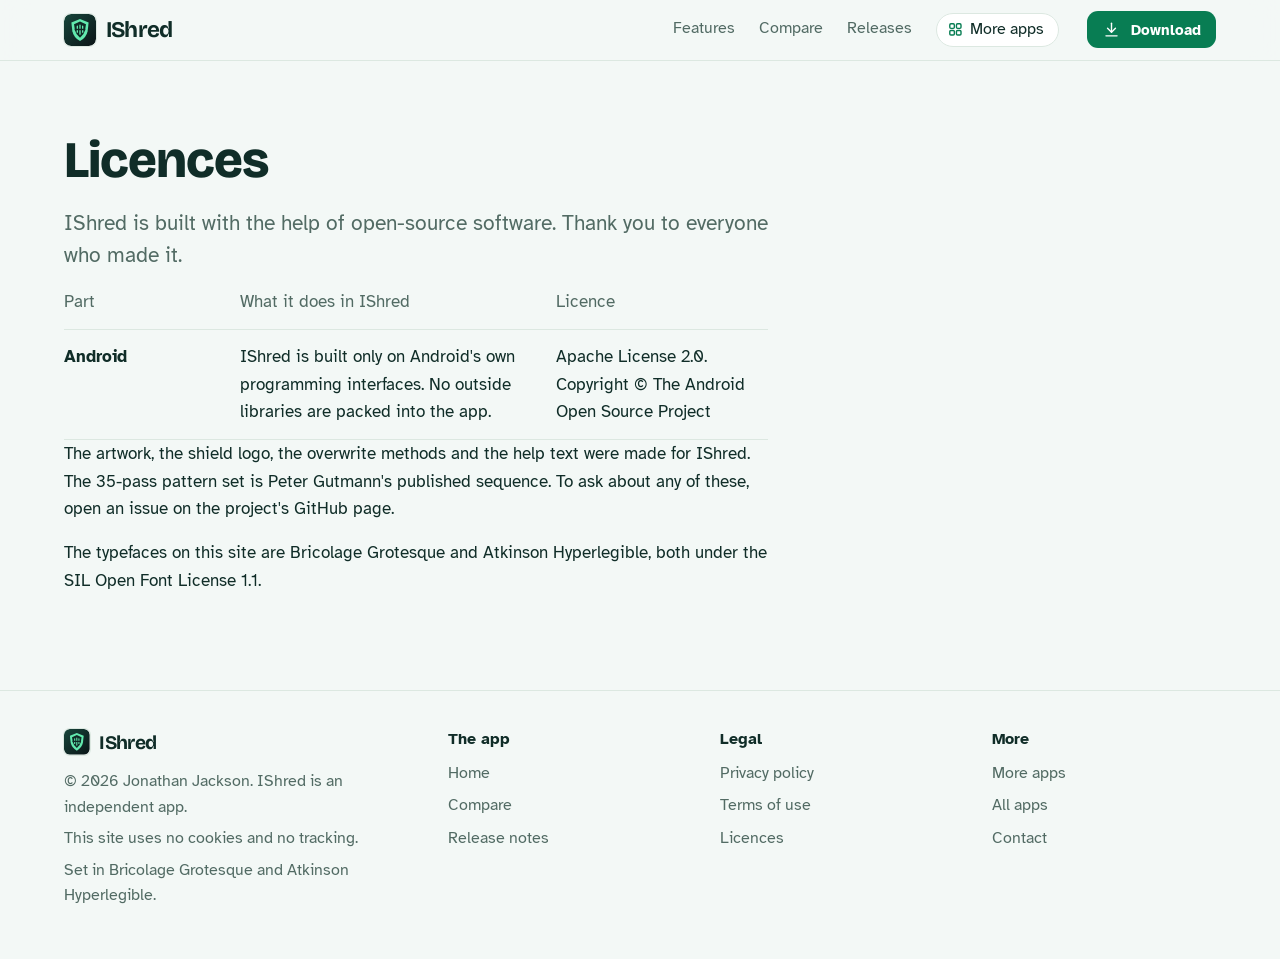
<file: licences.html>
<!DOCTYPE html>
<html lang="en-GB">
<head>
<meta charset="utf-8">
<meta name="viewport" content="width=device-width, initial-scale=1">
<title>IShred licences</title>
<meta name="description" content="The open-source parts inside IShred and their licences.">
<meta name="author" content="Jonathan Jackson">
<link rel="canonical" href="https://customgpter.github.io/ishred/licences.html">
<meta name="theme-color" content="#f3f8f6" media="(prefers-color-scheme: light)">
<meta name="theme-color" content="#0b1417" media="(prefers-color-scheme: dark)">
<meta property="og:type" content="website">
<meta property="og:site_name" content="IShred">
<meta property="og:title" content="IShred licences">
<meta property="og:description" content="The open-source parts inside IShred and their licences.">
<meta property="og:url" content="https://customgpter.github.io/ishred/licences.html">
<meta property="og:image" content="https://customgpter.github.io/ishred/assets/og.png">
<meta property="og:image:width" content="1200">
<meta property="og:image:height" content="630">
<meta property="og:image:alt" content="IShred&#x27;s home screen: the shield logo, Leave less behind, a Choose files to erase button and device storage">
<meta property="og:locale" content="en_GB">
<meta name="twitter:card" content="summary_large_image">
<link rel="icon" href="./assets/favicon.svg" type="image/svg+xml">
<link rel="apple-touch-icon" href="./assets/apple-touch-icon.png">
<link rel="preload" href="./assets/fonts/bricolage-grotesque-latin.woff2" as="font" type="font/woff2" crossorigin>
<link rel="preload" href="./assets/fonts/atkinson-hyperlegible-latin-400-normal.woff2" as="font" type="font/woff2" crossorigin>
<link rel="stylesheet" href="./assets/site.css?v=1">
<link rel="stylesheet" href="./assets/house.css?v=1">
<link rel="stylesheet" href="./assets/apps-list.css?v=1">
<script src="./assets/apps-list.js?v=1" defer></script>
</head>
<body>
<a class="skip" href="#main">Skip to content</a>
<header class="masthead">
<div class="wrap">
<a class="brand" href="./" aria-label="IShred home"><svg viewBox="0 0 108 108" aria-hidden="true"><defs><linearGradient id="isbg" x1="0" y1="0" x2="1" y2="1"><stop offset="0" stop-color="#17463b"/><stop offset="1" stop-color="#0b1417"/></linearGradient></defs><rect width="108" height="108" rx="24" fill="url(#isbg)"/><g transform="translate(54 54) scale(1.12) translate(-54 -53.5)"><path d="M54,20 L80,31 L77,57 Q73,76 54,87 Q35,76 31,57 L28,31Z" fill="#62E9AE"/><path d="M54,28 L72,36 L69,55 Q66,68 54,77 Q42,68 39,55 L36,36Z" fill="#0f2a25"/><path d="M46,42 L46,60 M54,39 L54,66 M62,42 L62,60" fill="none" stroke="#62E9AE" stroke-width="4" stroke-linecap="round"/><path d="M38,52 L70,52" fill="none" stroke="#0f2a25" stroke-width="4"/></g></svg><span>IShred</span></a>
<nav aria-label="Main"><ul><li><a href="./#features">Features</a></li><li><a href="./compare.html">Compare</a></li><li><a href="./releases.html">Releases</a></li><li><a class="more-apps" href="./more-apps.html"><svg class="ico" viewBox="0 0 24 24" aria-hidden="true"><rect x="4" y="4" width="6.5" height="6.5" rx="1.6"/><rect x="13.5" y="4" width="6.5" height="6.5" rx="1.6"/><rect x="4" y="13.5" width="6.5" height="6.5" rx="1.6"/><rect x="13.5" y="13.5" width="6.5" height="6.5" rx="1.6"/></svg>More apps</a></li></ul></nav>
<a class="button small" href="https://github.com/CustomGPTer/ishred/releases/latest/download/IShred.apk"><svg class="ico" viewBox="0 0 24 24" aria-hidden="true"><path d="M12 4v11"/><path d="M7 10.5l5 5 5-5"/><path d="M5 20h14"/></svg>Download</a>
</div>
</header>
<main id="main" class="doc">
<div class="wrap">
<div class="measure">
<h1>Licences</h1>
<p class="lede">IShred is built with the help of open-source software. Thank you to everyone who made it.</p>
<div class="scroll"><table><thead><tr><th scope="col">Part</th><th scope="col">What it does in IShred</th><th scope="col">Licence</th></tr></thead><tbody><tr><th scope="row">Android</th><td>IShred is built only on Android's own programming interfaces. No outside libraries are packed into the app.</td><td>Apache License 2.0. Copyright &copy; The Android Open Source Project</td></tr></tbody></table></div>
<p>The artwork, the shield logo, the overwrite methods and the help text were made for IShred. The 35-pass pattern set is Peter Gutmann's published sequence. To ask about any of these, open an issue on the project's GitHub page.</p>
<p>The typefaces on this site are Bricolage Grotesque and Atkinson Hyperlegible, both under the SIL Open Font License 1.1.</p>
</div>
</div>
</main>
<footer class="colophon">
<div class="wrap">
<div>
<a class="brand" href="./" aria-label="IShred home"><svg viewBox="0 0 108 108" aria-hidden="true"><defs><linearGradient id="isbg" x1="0" y1="0" x2="1" y2="1"><stop offset="0" stop-color="#17463b"/><stop offset="1" stop-color="#0b1417"/></linearGradient></defs><rect width="108" height="108" rx="24" fill="url(#isbg)"/><g transform="translate(54 54) scale(1.12) translate(-54 -53.5)"><path d="M54,20 L80,31 L77,57 Q73,76 54,87 Q35,76 31,57 L28,31Z" fill="#62E9AE"/><path d="M54,28 L72,36 L69,55 Q66,68 54,77 Q42,68 39,55 L36,36Z" fill="#0f2a25"/><path d="M46,42 L46,60 M54,39 L54,66 M62,42 L62,60" fill="none" stroke="#62E9AE" stroke-width="4" stroke-linecap="round"/><path d="M38,52 L70,52" fill="none" stroke="#0f2a25" stroke-width="4"/></g></svg><span>IShred</span></a>
<p>&copy; 2026 Jonathan Jackson. IShred is an independent app.</p>
<p>This site uses no cookies and no tracking.</p>
<p>Set in Bricolage Grotesque and Atkinson Hyperlegible.</p>
</div>
<nav aria-label="The app"><h2>The app</h2><ul>
<li><a href="./">Home</a></li>
<li><a href="./compare.html">Compare</a></li>
<li><a href="./releases.html">Release notes</a></li>

</ul></nav>
<nav aria-label="Legal"><h2>Legal</h2><ul>
<li><a href="./privacy.html">Privacy policy</a></li>
<li><a href="./terms.html">Terms of use</a></li>
<li><a href="./licences.html">Licences</a></li>
</ul></nav>
<nav aria-label="More"><h2>More</h2><ul>
<li><a href="./more-apps.html">More apps</a></li>
<li><a href="https://customgpter.github.io/">All apps</a></li>
<li><a href="https://github.com/CustomGPTer/ishred/issues">Contact</a></li>
</ul></nav>
</div>
</footer>
</body>
</html>
</file>
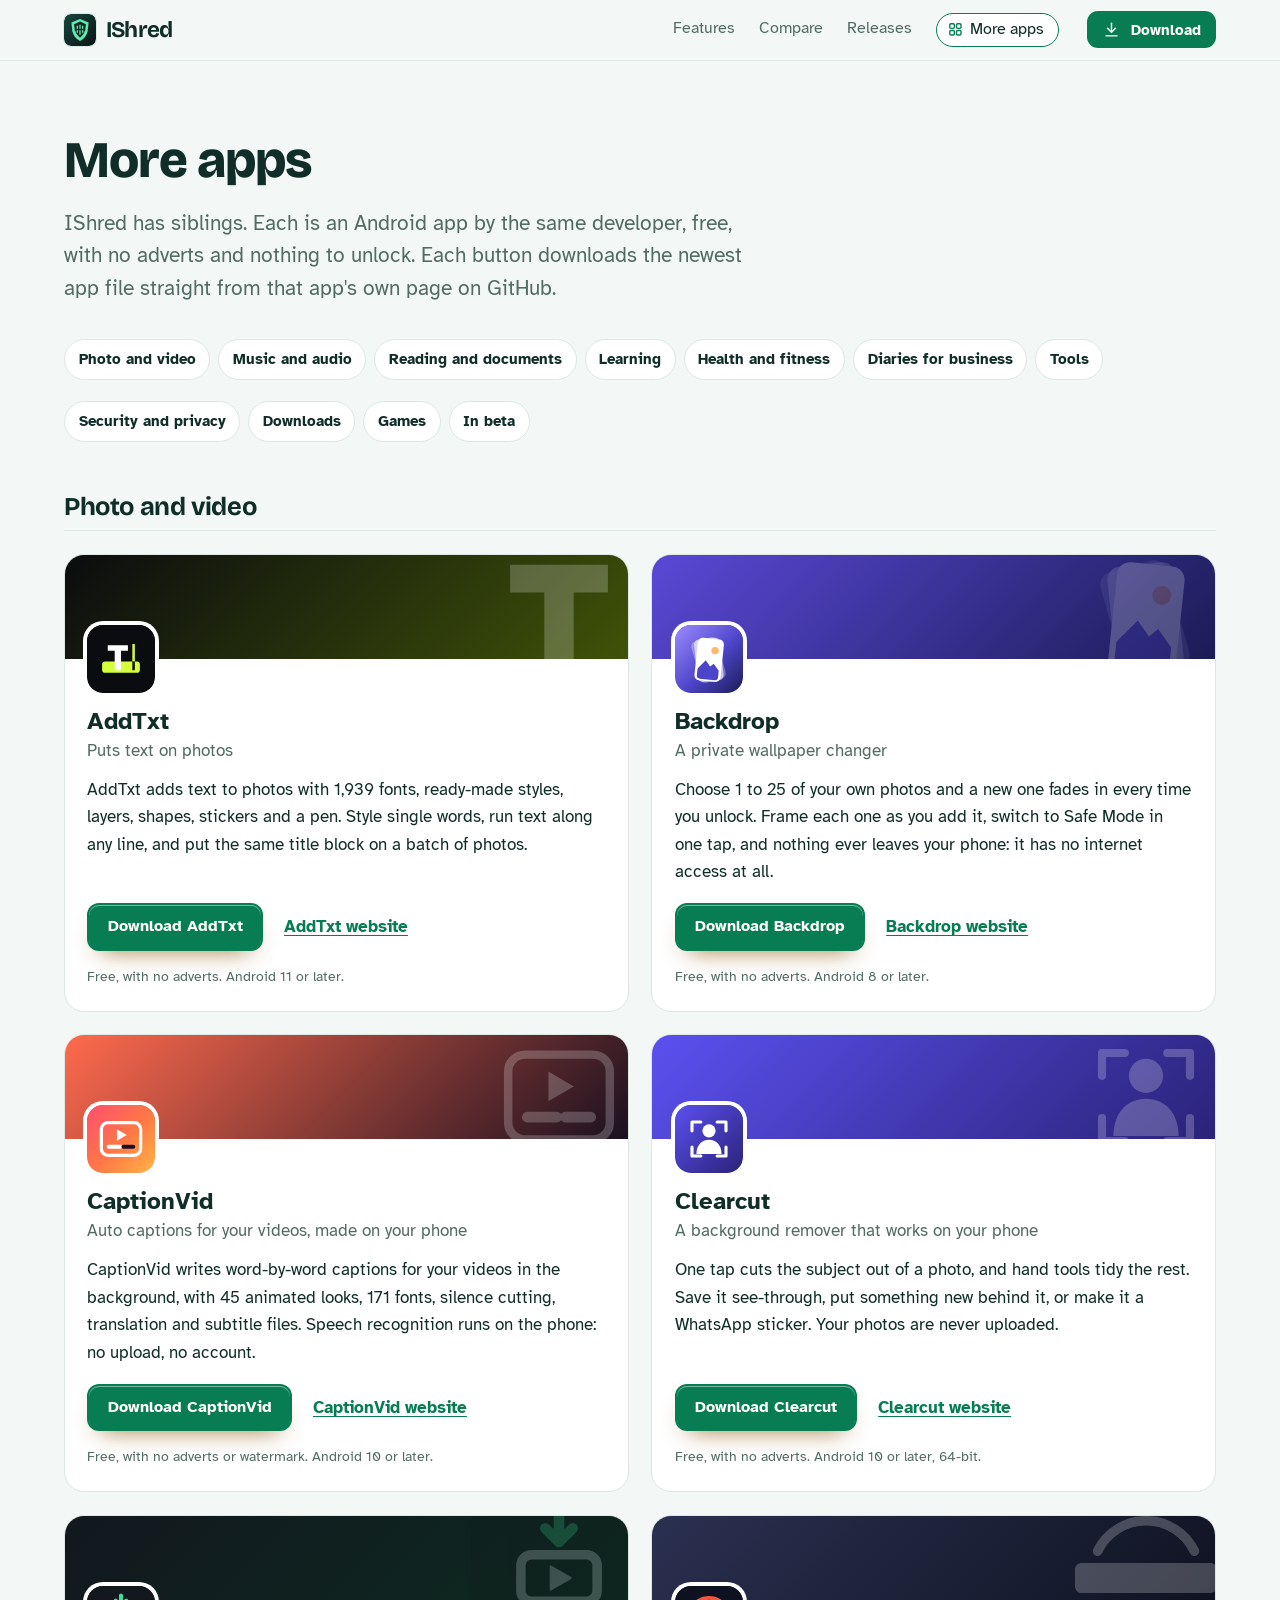
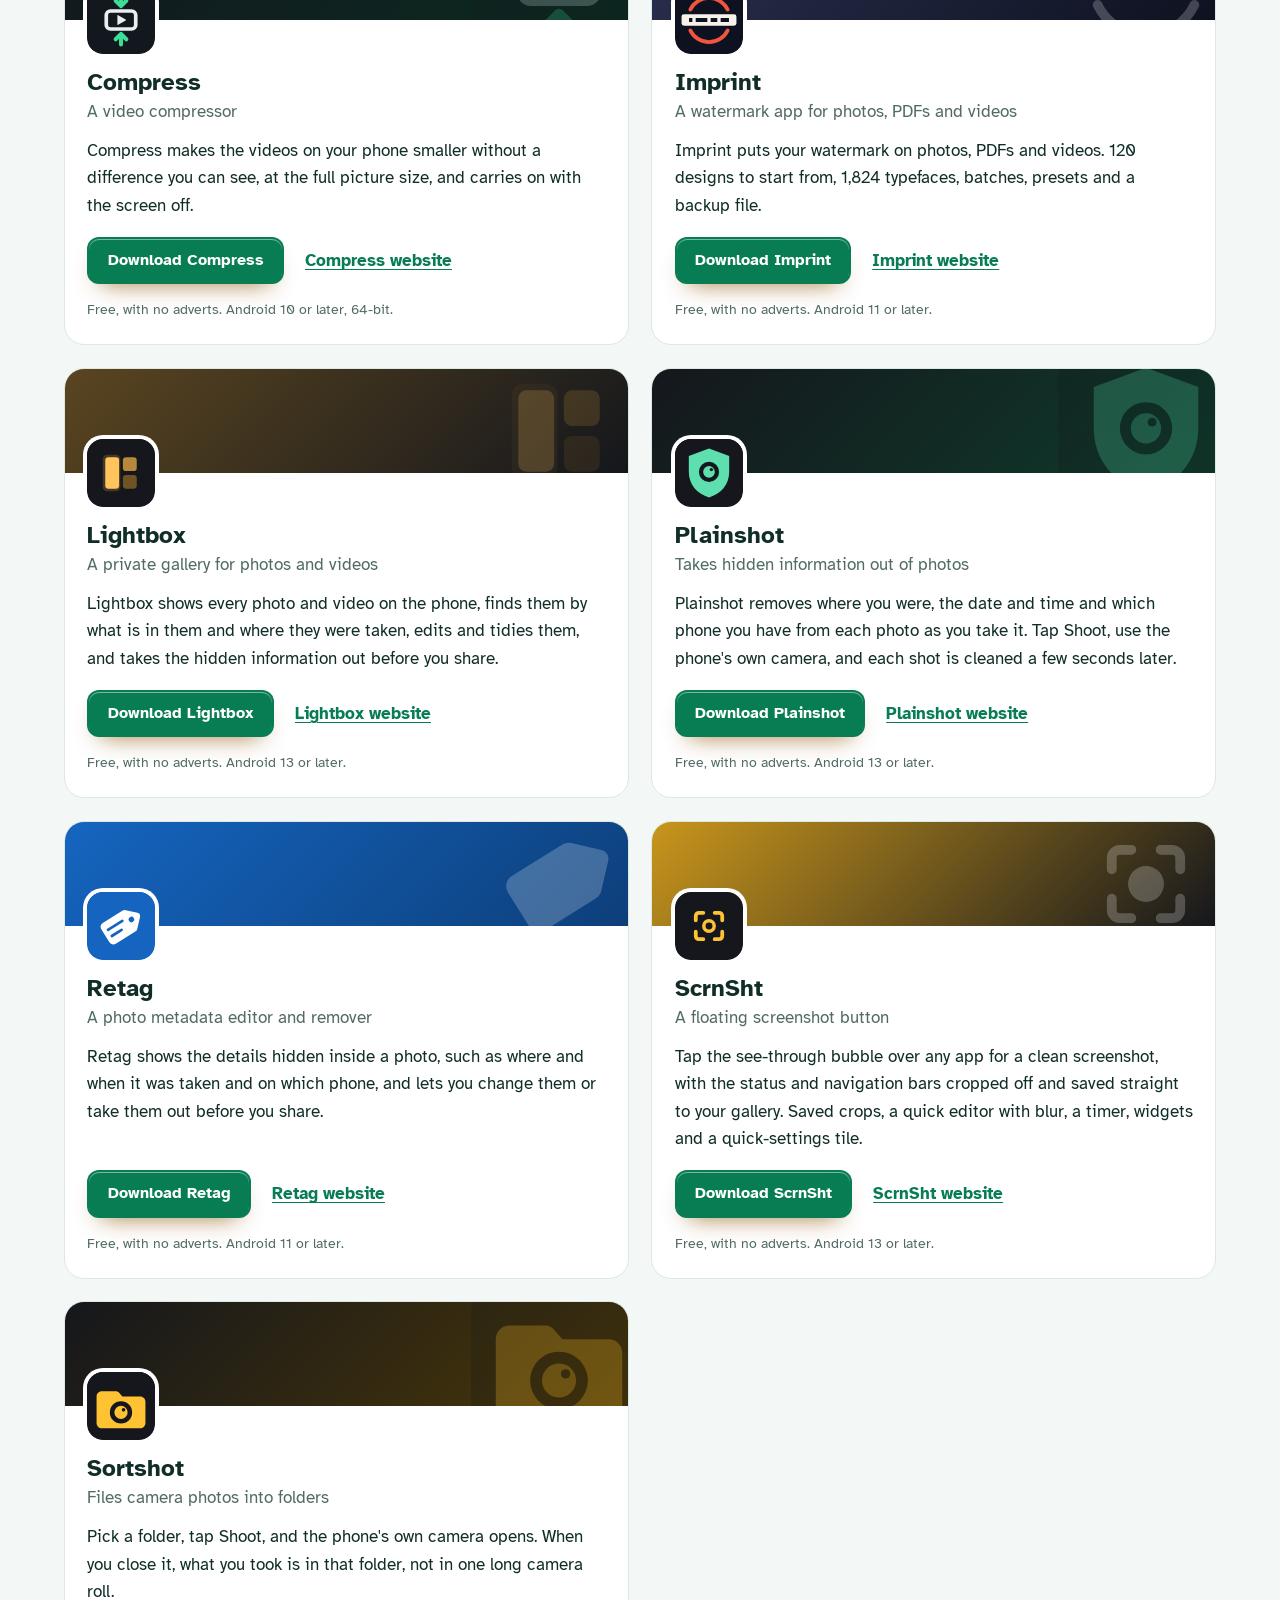
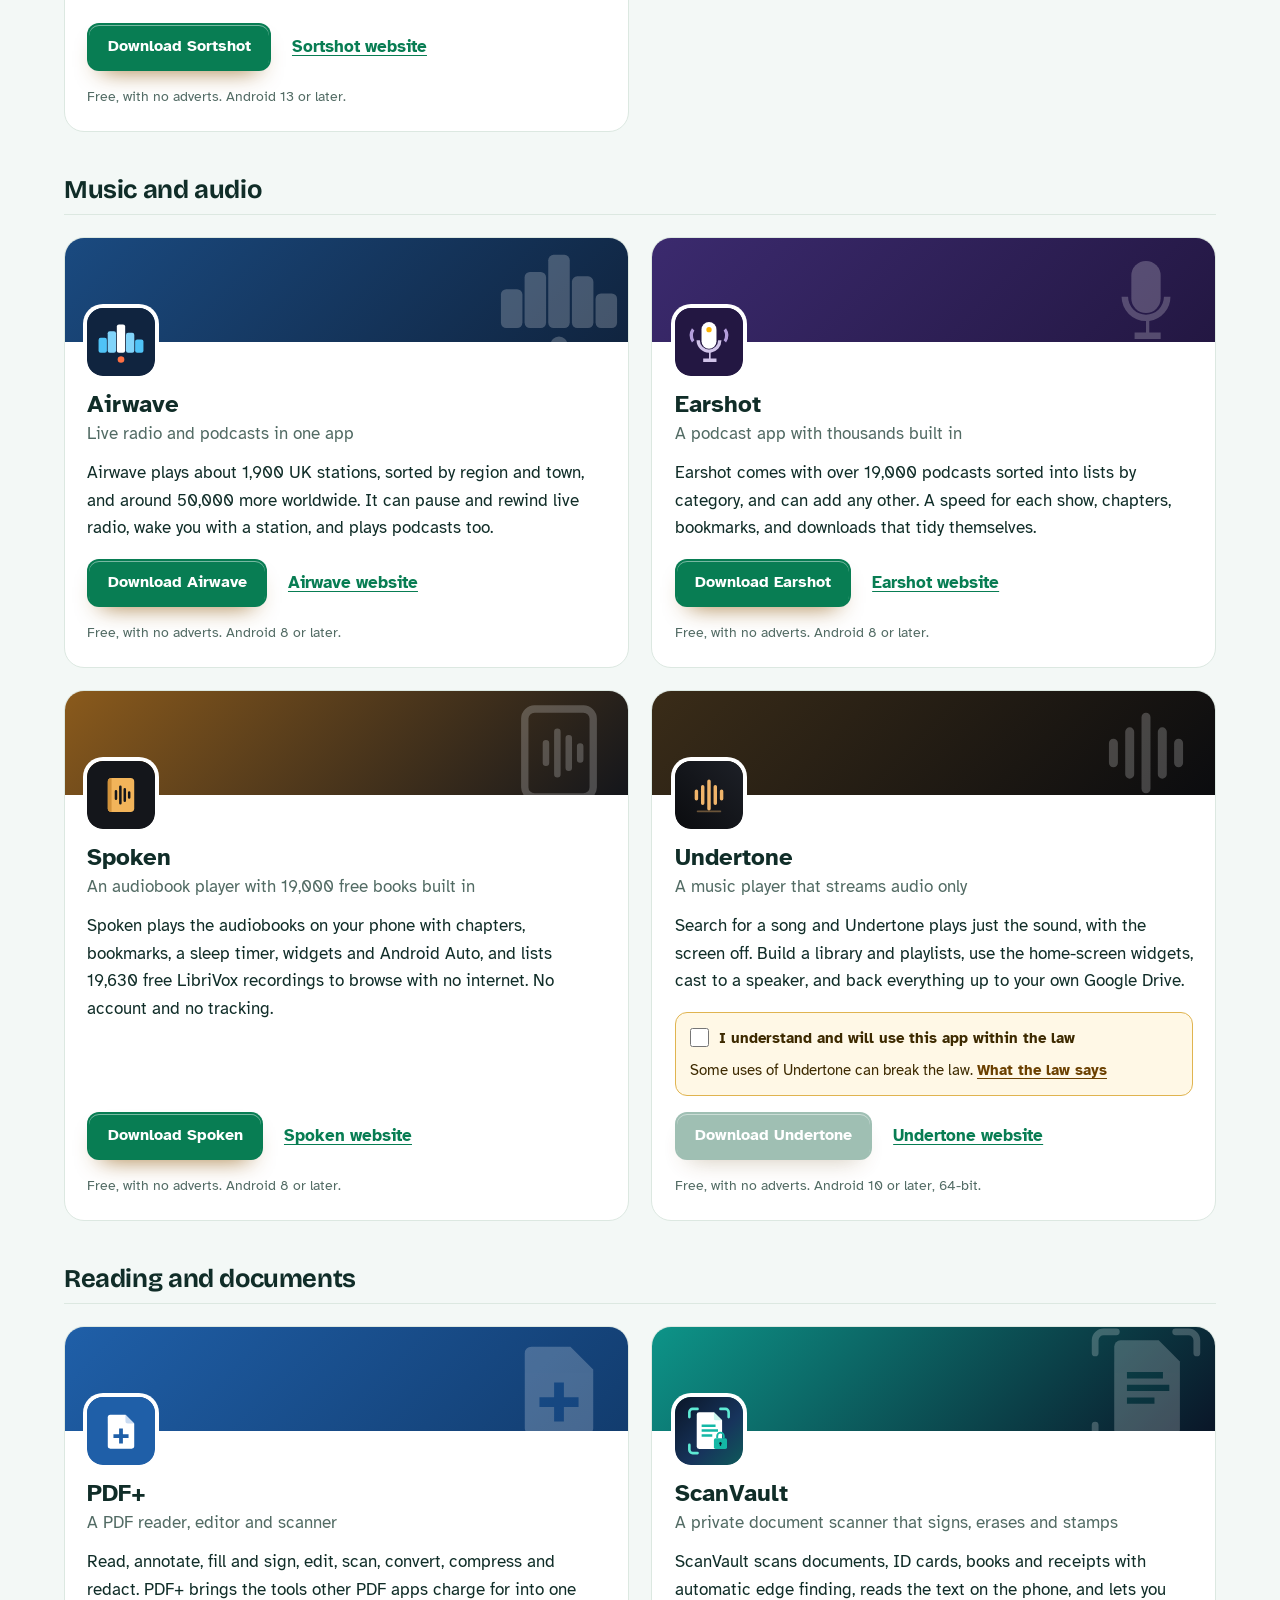
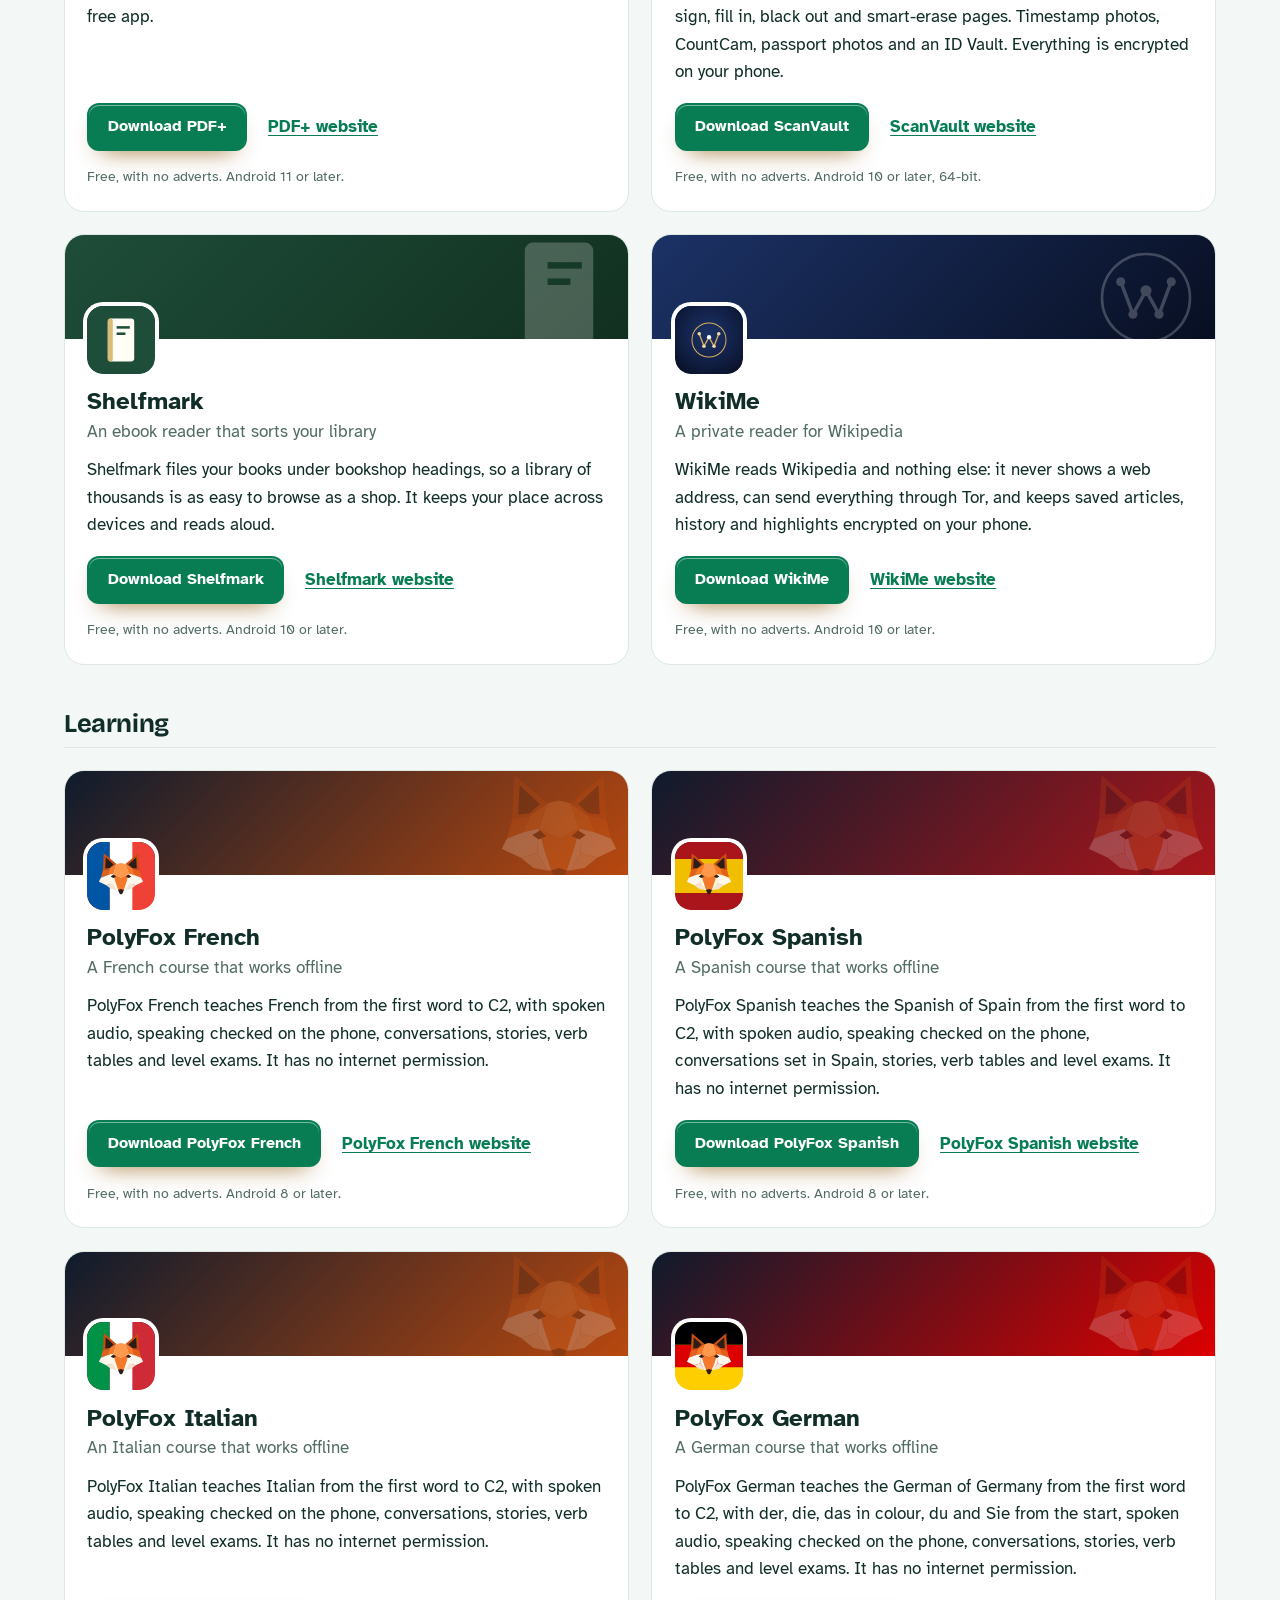
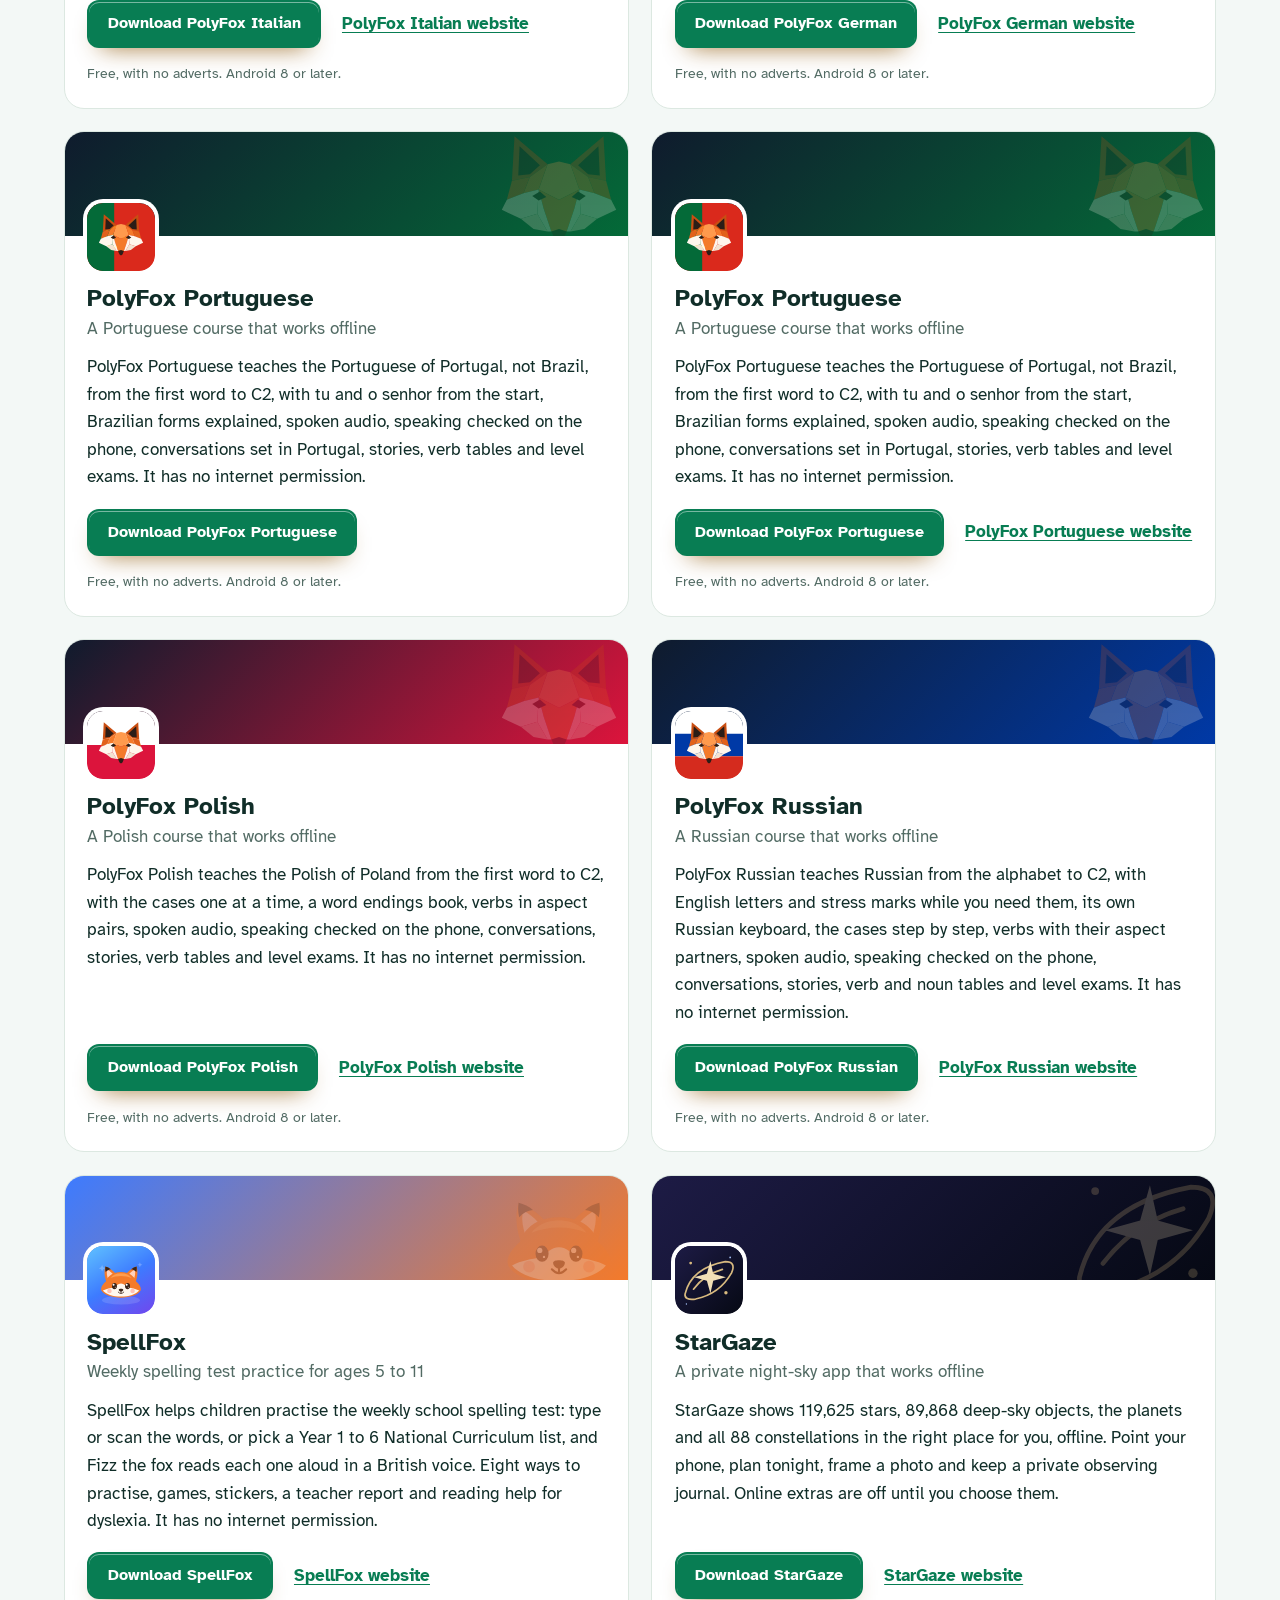
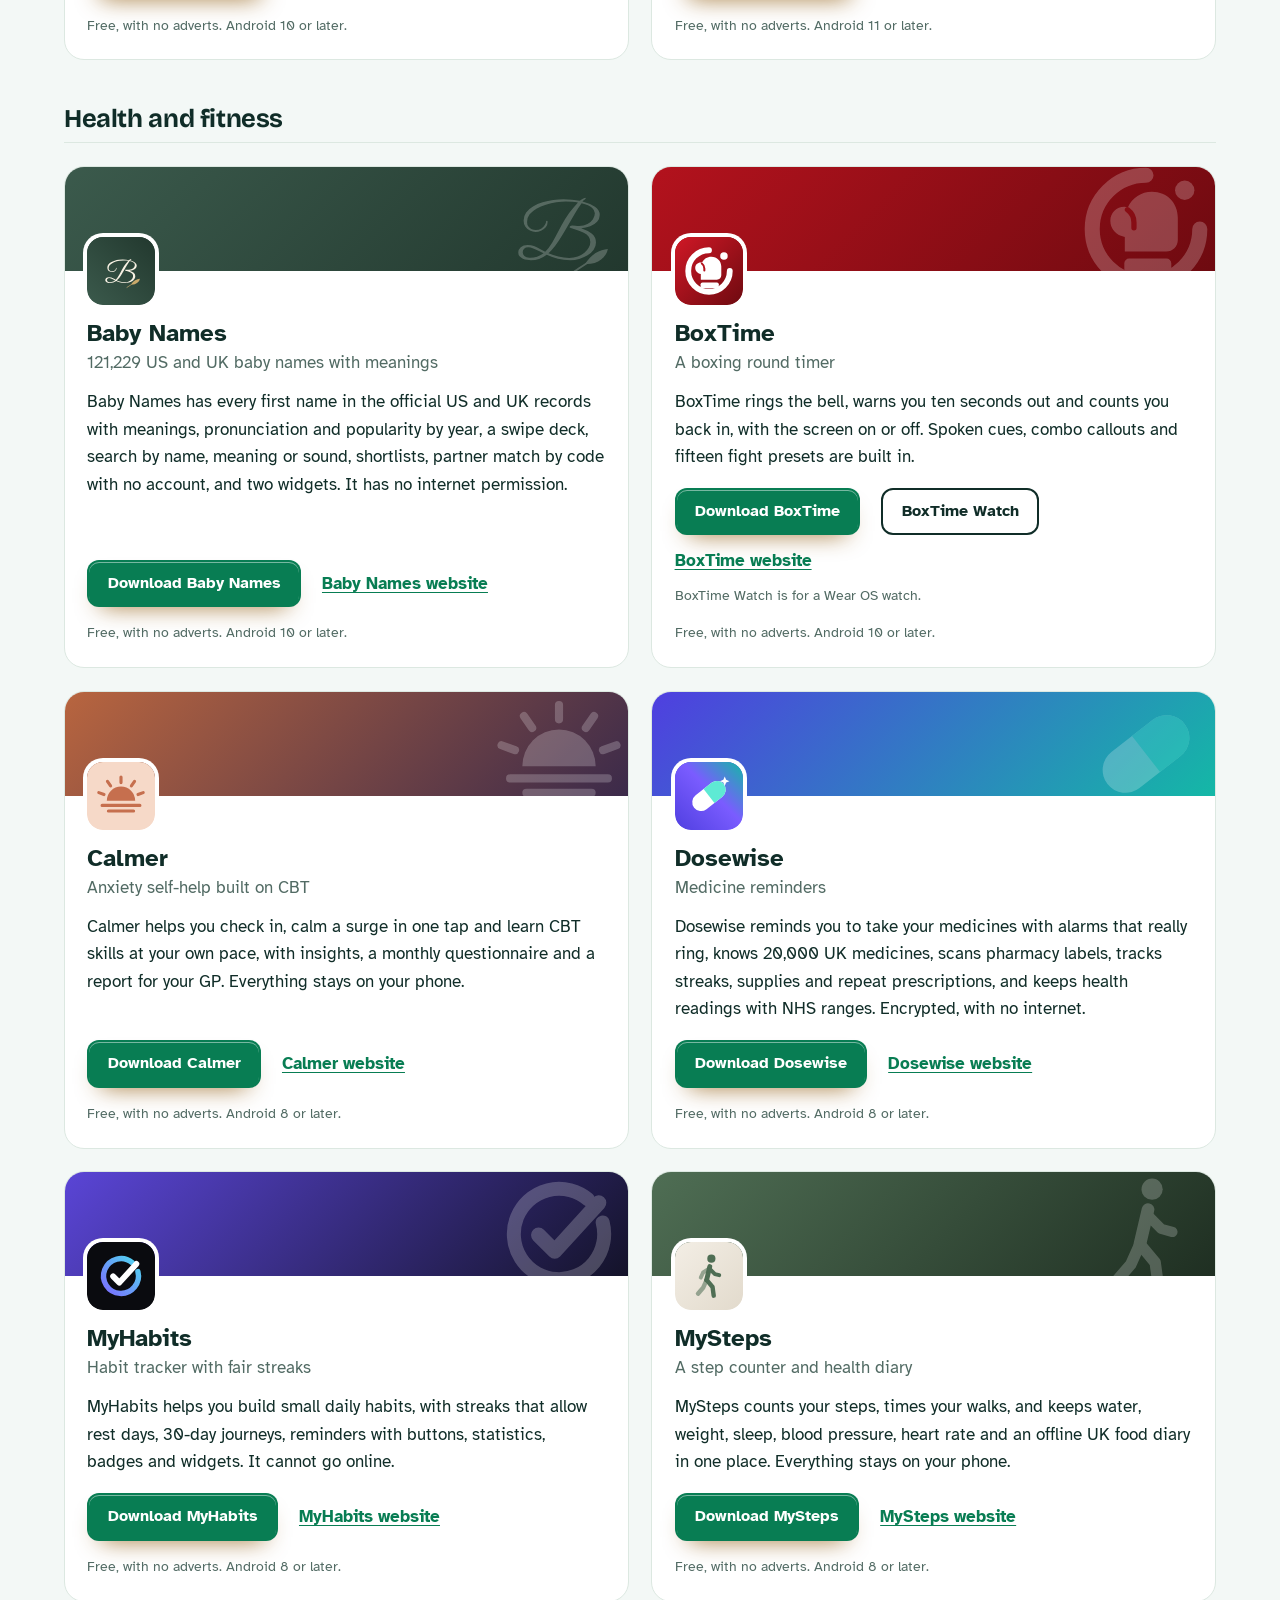
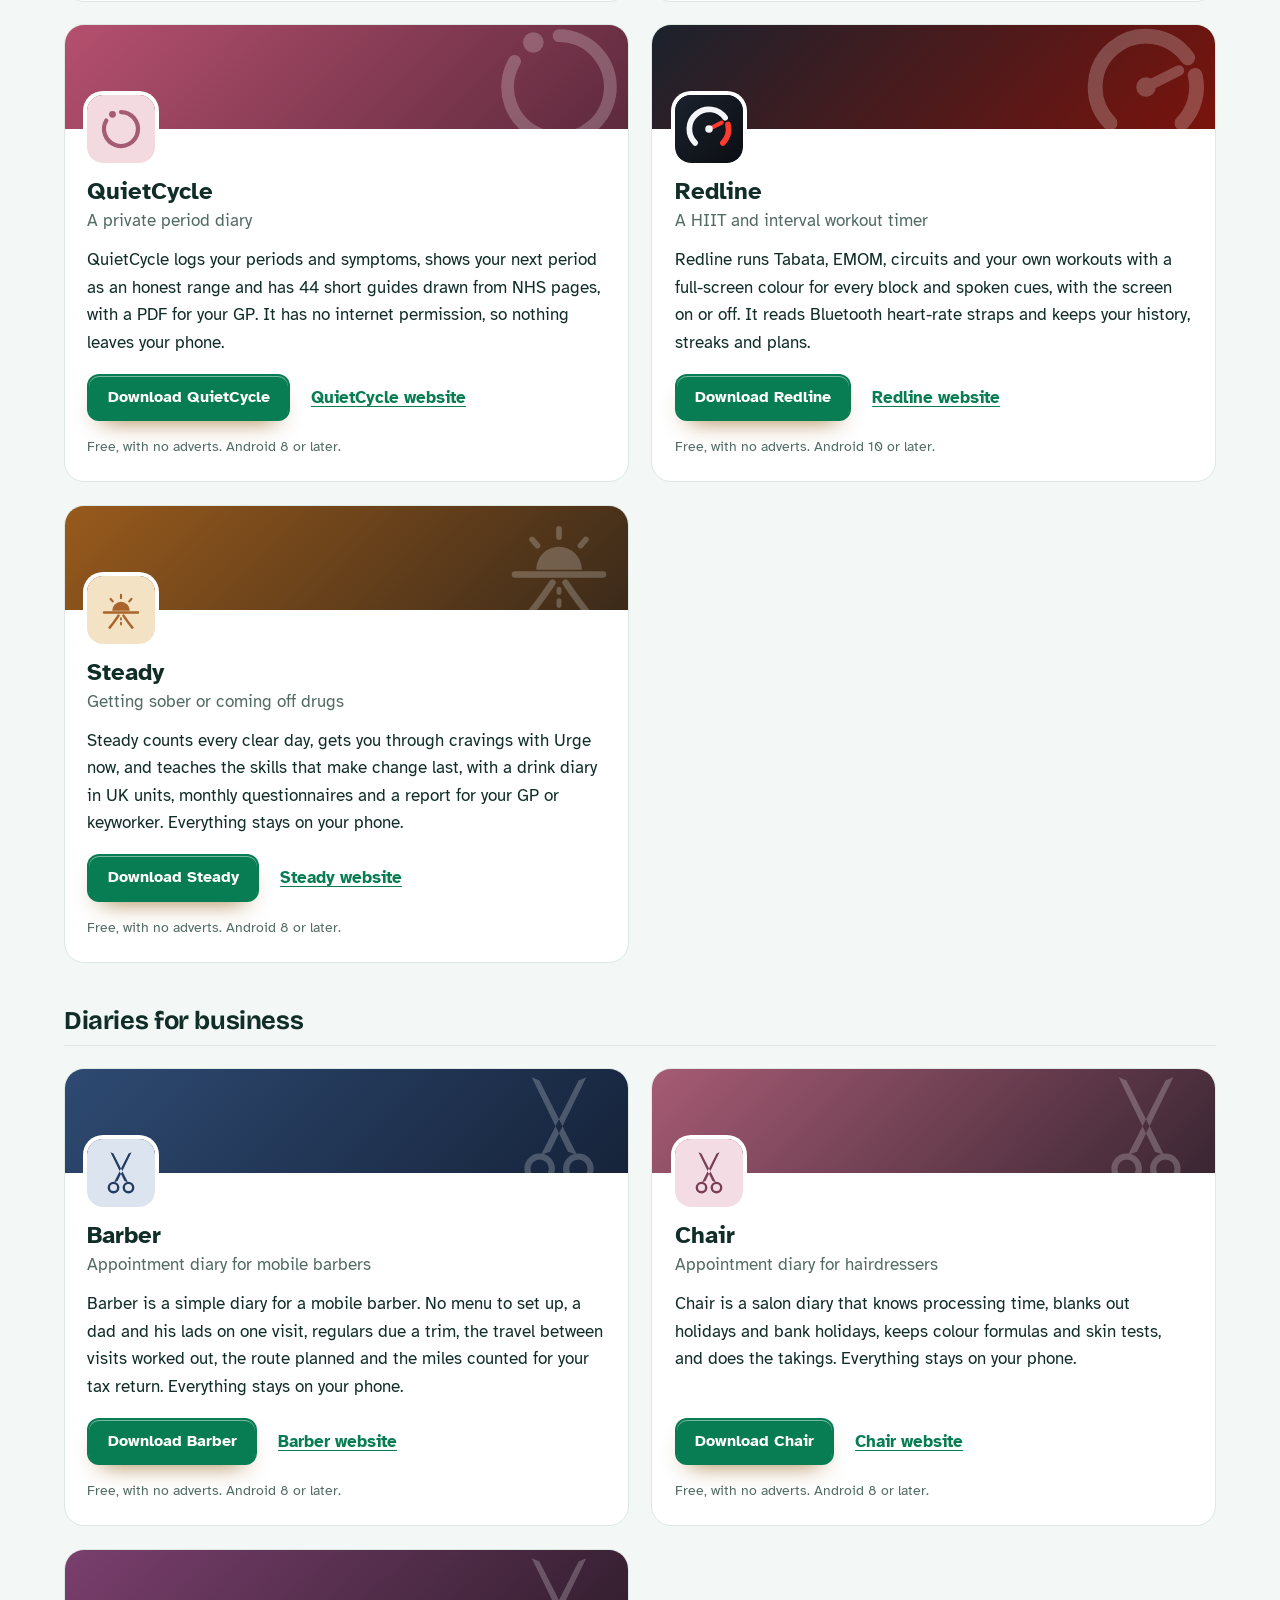
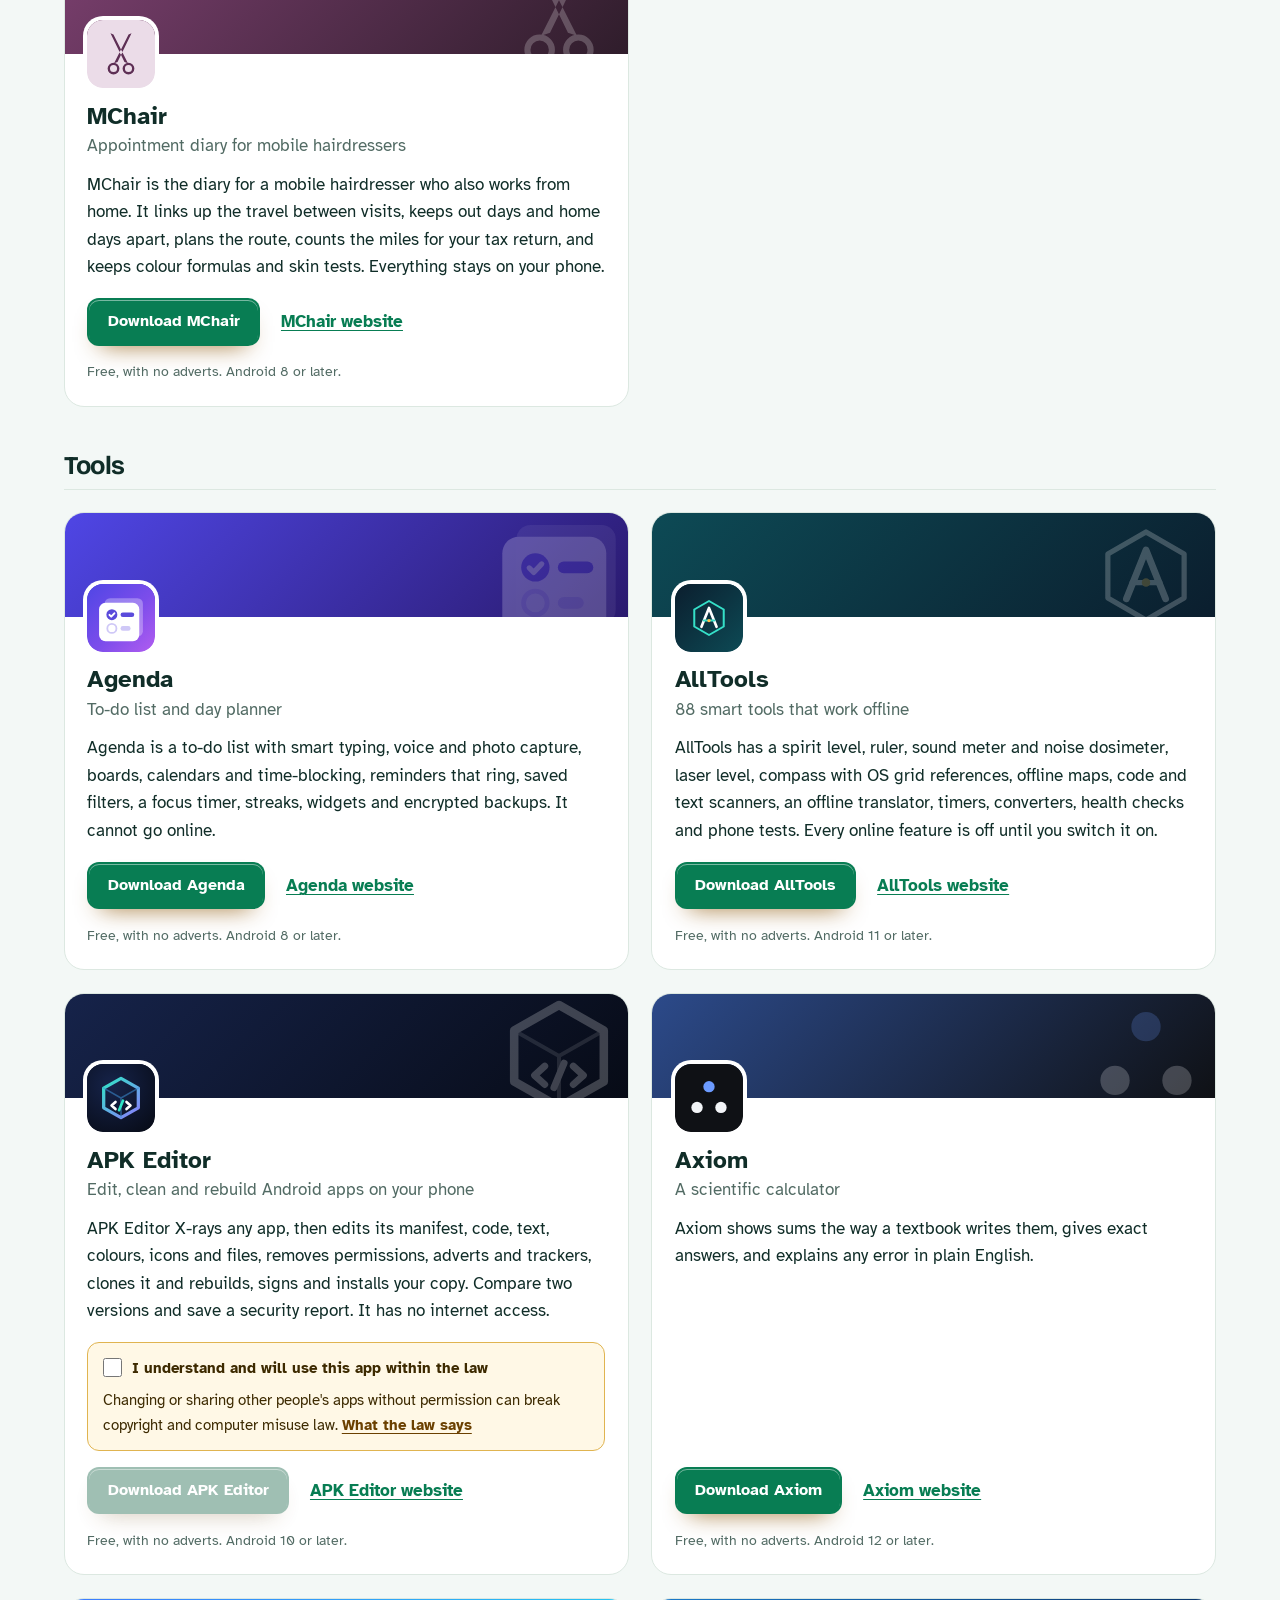
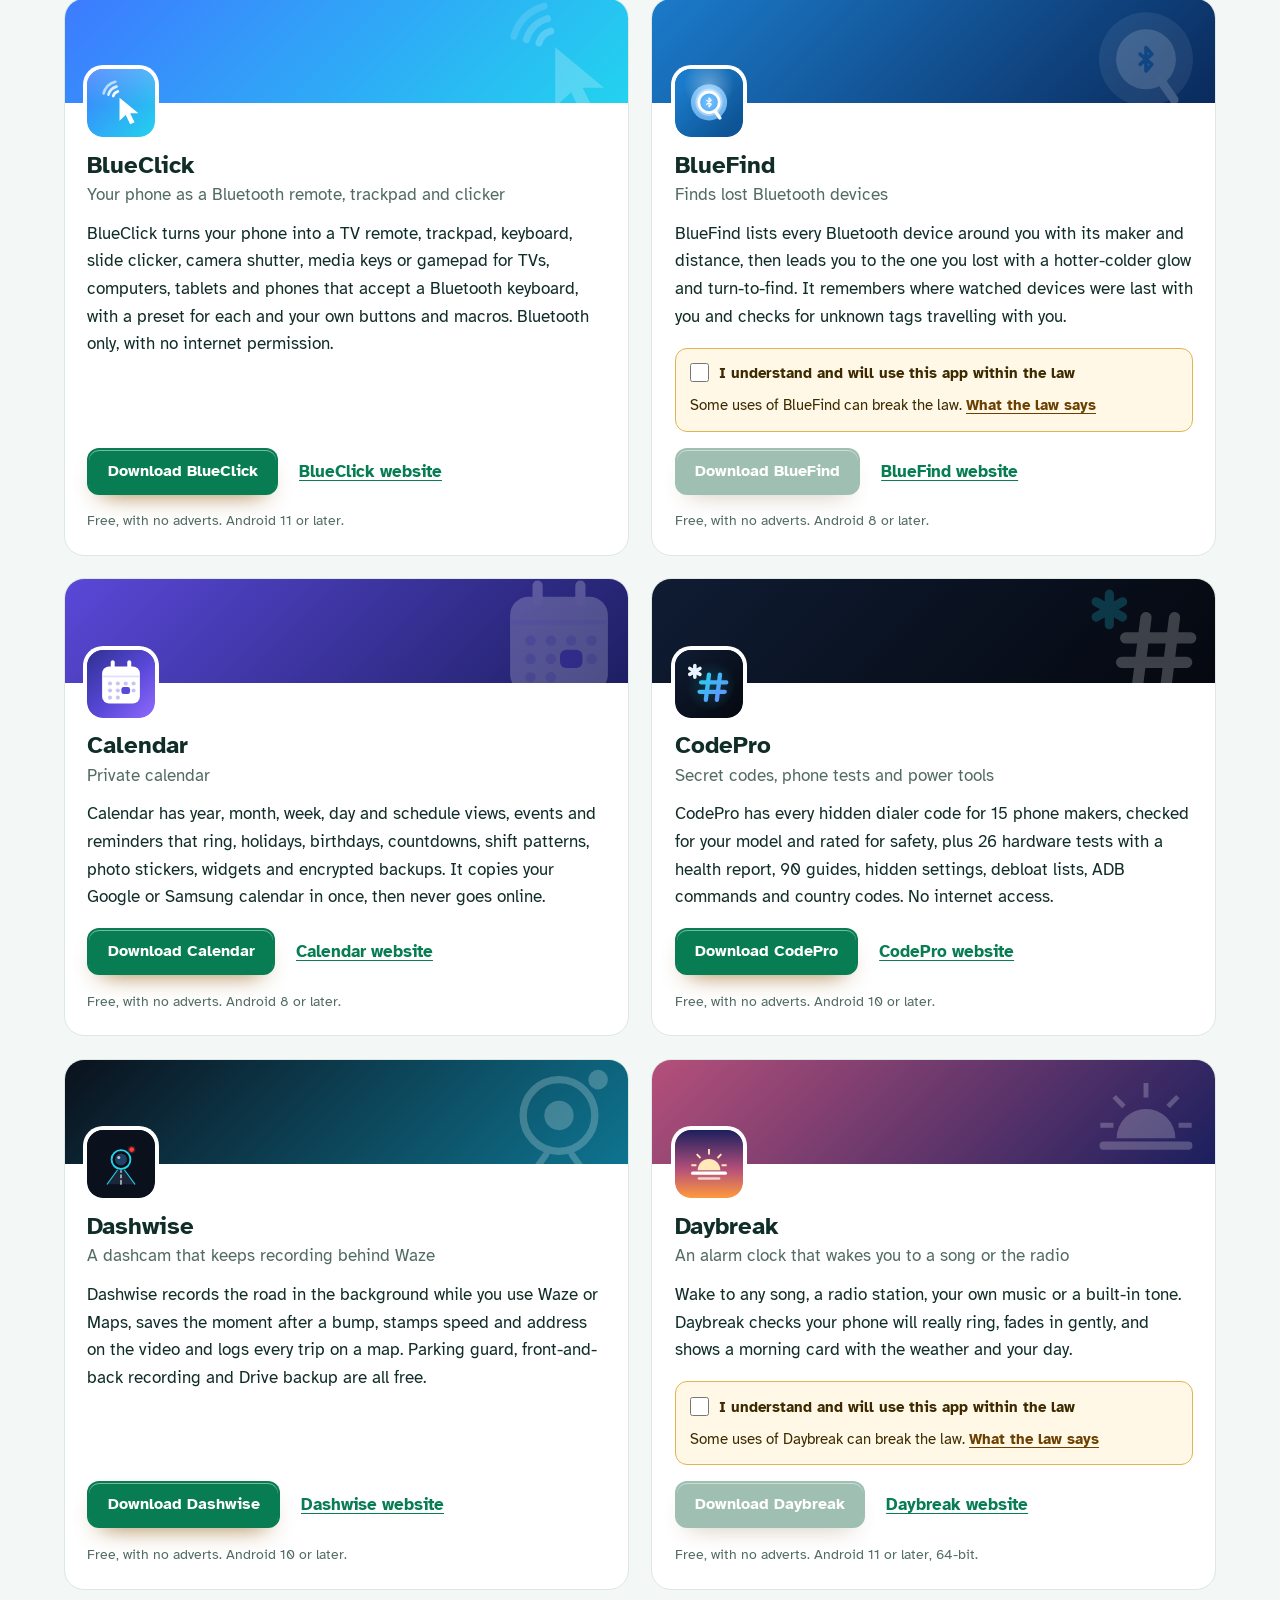
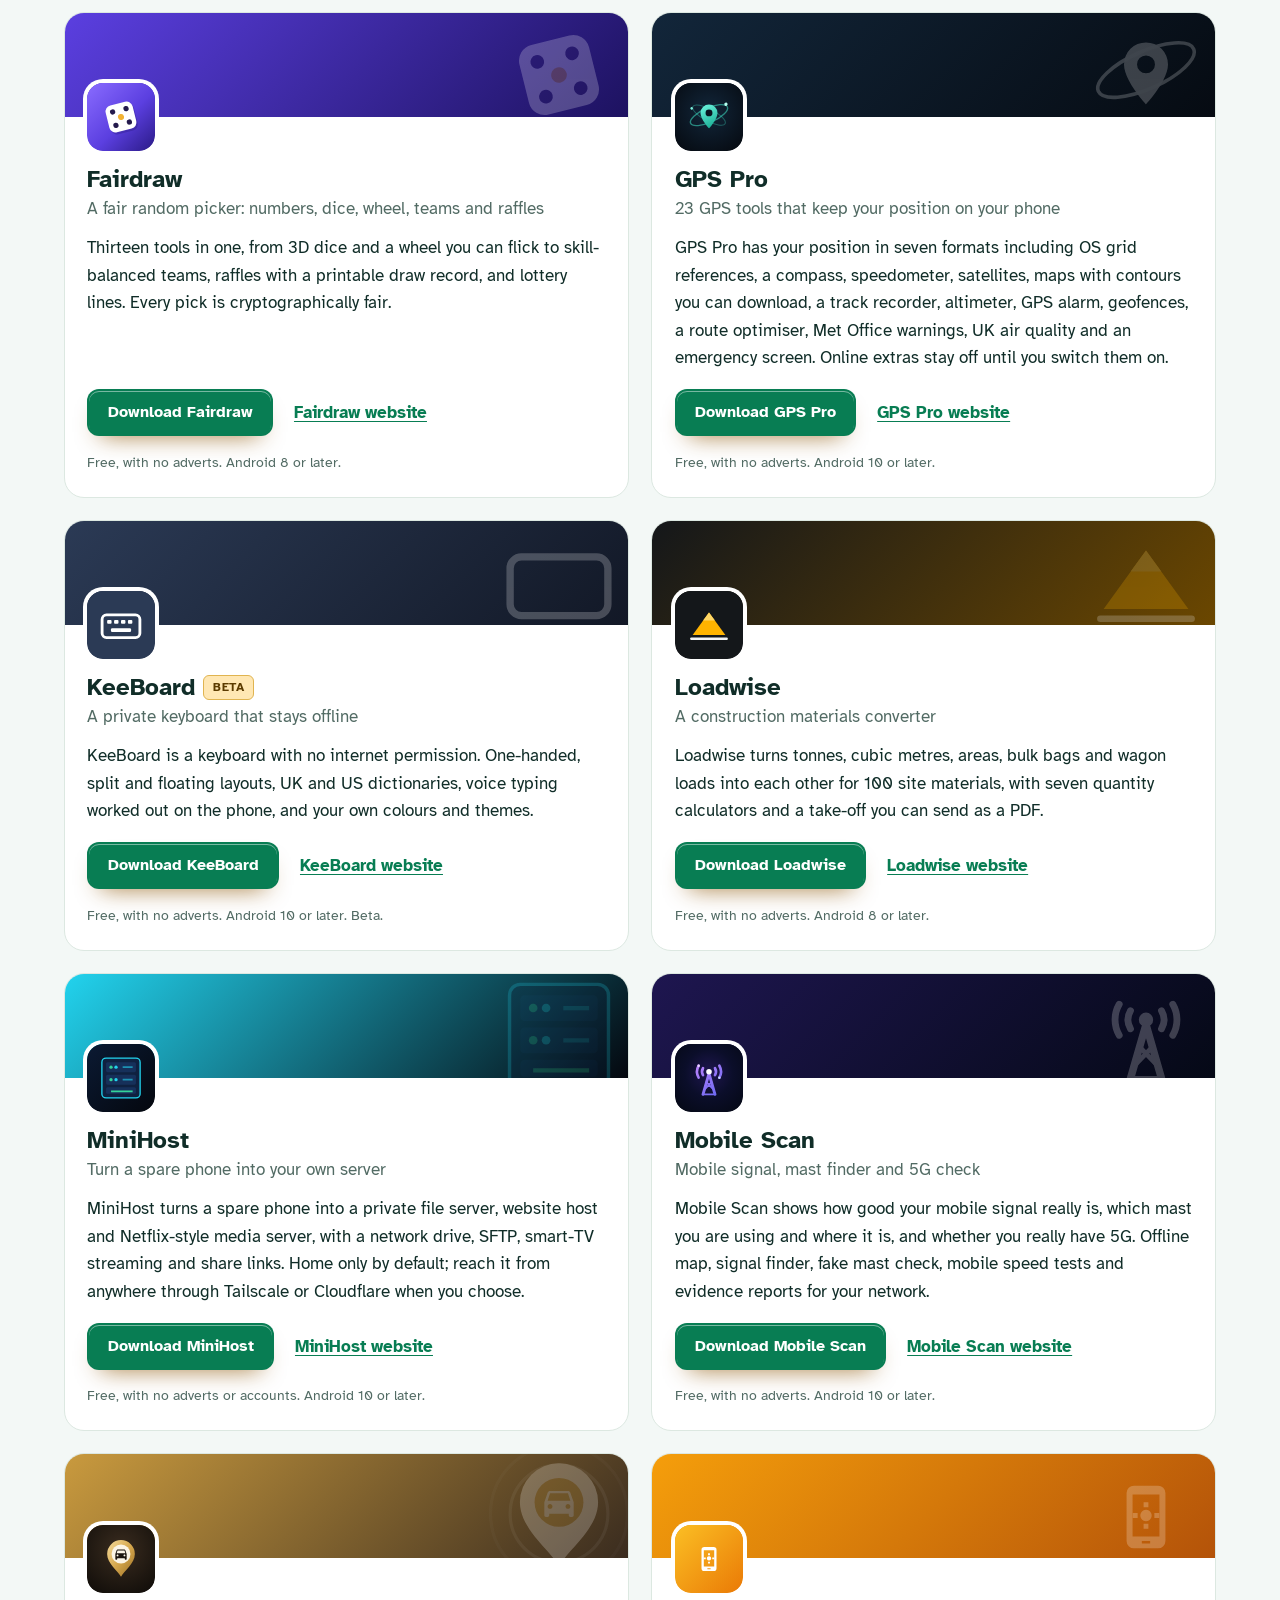
<file: more-apps.html>
<!DOCTYPE html>
<html lang="en-GB">
<head>
<meta charset="utf-8">
<meta name="viewport" content="width=device-width, initial-scale=1">
<title>More free Android apps from the maker of IShred</title>
<meta name="description" content="All 99 free Android apps from the maker of IShred, in one list by category, each with its download and a link to its website.">
<meta name="author" content="Jonathan Jackson">
<link rel="canonical" href="https://customgpter.github.io/ishred/more-apps.html">
<meta name="theme-color" content="#f3f8f6" media="(prefers-color-scheme: light)">
<meta name="theme-color" content="#0b1417" media="(prefers-color-scheme: dark)">
<meta property="og:type" content="website">
<meta property="og:site_name" content="IShred">
<meta property="og:title" content="More free Android apps from the maker of IShred">
<meta property="og:description" content="All 99 free Android apps from the maker of IShred, in one list by category, each with its download and a link to its website.">
<meta property="og:url" content="https://customgpter.github.io/ishred/more-apps.html">
<meta property="og:image" content="https://customgpter.github.io/ishred/assets/og.png">
<meta property="og:image:width" content="1200">
<meta property="og:image:height" content="630">
<meta property="og:image:alt" content="IShred&#x27;s home screen: the shield logo, Leave less behind, a Choose files to erase button and device storage">
<meta property="og:locale" content="en_GB">
<meta name="twitter:card" content="summary_large_image">
<link rel="icon" href="./assets/favicon.svg" type="image/svg+xml">
<link rel="apple-touch-icon" href="./assets/apple-touch-icon.png">
<link rel="preload" href="./assets/fonts/bricolage-grotesque-latin.woff2" as="font" type="font/woff2" crossorigin>
<link rel="preload" href="./assets/fonts/atkinson-hyperlegible-latin-400-normal.woff2" as="font" type="font/woff2" crossorigin>
<link rel="stylesheet" href="./assets/site.css?v=1">
<link rel="stylesheet" href="./assets/house.css?v=1">
<script type="application/ld+json">{"@context":"https://schema.org","@type":"ItemList","name":"Apps from the maker of IShred","url":"https://customgpter.github.io/ishred/more-apps.html","itemListElement":[{"@type":"ListItem","position":1,"name":"AddTxt","url":"https://customgpter.github.io/addtxt/"},{"@type":"ListItem","position":2,"name":"Backdrop","url":"https://customgpter.github.io/backdrop/"},{"@type":"ListItem","position":3,"name":"CaptionVid","url":"https://customgpter.github.io/captionvid/"},{"@type":"ListItem","position":4,"name":"Clearcut","url":"https://customgpter.github.io/clearcut/"},{"@type":"ListItem","position":5,"name":"Compress","url":"https://customgpter.github.io/compress/"},{"@type":"ListItem","position":6,"name":"Imprint","url":"https://customgpter.github.io/imprint/"},{"@type":"ListItem","position":7,"name":"Lightbox","url":"https://customgpter.github.io/lightbox/"},{"@type":"ListItem","position":8,"name":"Plainshot","url":"https://customgpter.github.io/plainshot/"},{"@type":"ListItem","position":9,"name":"Retag","url":"https://customgpter.github.io/retag/"},{"@type":"ListItem","position":10,"name":"ScrnSht","url":"https://customgpter.github.io/scrnsht/"},{"@type":"ListItem","position":11,"name":"Sortshot","url":"https://customgpter.github.io/sortshot/"},{"@type":"ListItem","position":12,"name":"Airwave","url":"https://customgpter.github.io/airwave/"},{"@type":"ListItem","position":13,"name":"Earshot","url":"https://customgpter.github.io/earshot/"},{"@type":"ListItem","position":14,"name":"Spoken","url":"https://customgpter.github.io/spoken/"},{"@type":"ListItem","position":15,"name":"Undertone","url":"https://customgpter.github.io/undertone/"},{"@type":"ListItem","position":16,"name":"PDF+","url":"https://customgpter.github.io/pdfplus/"},{"@type":"ListItem","position":17,"name":"ScanVault","url":"https://customgpter.github.io/scanvault/"},{"@type":"ListItem","position":18,"name":"Shelfmark","url":"https://customgpter.github.io/shelfmark/"},{"@type":"ListItem","position":19,"name":"WikiMe","url":"https://customgpter.github.io/wikime/"},{"@type":"ListItem","position":20,"name":"PolyFox French","url":"https://customgpter.github.io/polyfox/"},{"@type":"ListItem","position":21,"name":"PolyFox German","url":"https://customgpter.github.io/polyfox-german/"},{"@type":"ListItem","position":22,"name":"PolyFox Portuguese","url":"https://customgpter.github.io/polyfox-portuguese/"},{"@type":"ListItem","position":23,"name":"PolyFox Polish","url":"https://customgpter.github.io/polyfox-polish/"},{"@type":"ListItem","position":24,"name":"PolyFox Russian","url":"https://customgpter.github.io/polyfox-russian/"},{"@type":"ListItem","position":25,"name":"SpellFox","url":"https://customgpter.github.io/spellfox/"},{"@type":"ListItem","position":26,"name":"StarGaze","url":"https://customgpter.github.io/stargaze/"},{"@type":"ListItem","position":27,"name":"Baby Names","url":"https://customgpter.github.io/babynames/"},{"@type":"ListItem","position":28,"name":"BoxTime","url":"https://customgpter.github.io/boxtime/"},{"@type":"ListItem","position":29,"name":"Calmer","url":"https://customgpter.github.io/calmer/"},{"@type":"ListItem","position":30,"name":"Dosewise","url":"https://customgpter.github.io/dosewise/"},{"@type":"ListItem","position":31,"name":"MyHabits","url":"https://customgpter.github.io/myhabits/"},{"@type":"ListItem","position":32,"name":"MySteps","url":"https://customgpter.github.io/mysteps/"},{"@type":"ListItem","position":33,"name":"QuietCycle","url":"https://customgpter.github.io/quietcycle/"},{"@type":"ListItem","position":34,"name":"Redline","url":"https://customgpter.github.io/redline/"},{"@type":"ListItem","position":35,"name":"Steady","url":"https://customgpter.github.io/steady/"},{"@type":"ListItem","position":36,"name":"Barber","url":"https://customgpter.github.io/barber/"},{"@type":"ListItem","position":37,"name":"Chair","url":"https://customgpter.github.io/chair/"},{"@type":"ListItem","position":38,"name":"MChair","url":"https://customgpter.github.io/mchair/"},{"@type":"ListItem","position":39,"name":"Agenda","url":"https://customgpter.github.io/agenda/"},{"@type":"ListItem","position":40,"name":"AllTools","url":"https://customgpter.github.io/alltools/"},{"@type":"ListItem","position":41,"name":"APK Editor","url":"https://customgpter.github.io/apkeditor/"},{"@type":"ListItem","position":42,"name":"Axiom","url":"https://customgpter.github.io/axiom/"},{"@type":"ListItem","position":43,"name":"BlueClick","url":"https://customgpter.github.io/blueclick/"},{"@type":"ListItem","position":44,"name":"BlueFind","url":"https://customgpter.github.io/bluefind/"},{"@type":"ListItem","position":45,"name":"Calendar","url":"https://customgpter.github.io/calendar/"},{"@type":"ListItem","position":46,"name":"CodePro","url":"https://customgpter.github.io/codepro/"},{"@type":"ListItem","position":47,"name":"Dashwise","url":"https://customgpter.github.io/dashwise/"},{"@type":"ListItem","position":48,"name":"Daybreak","url":"https://customgpter.github.io/daybreak/"},{"@type":"ListItem","position":49,"name":"Fairdraw","url":"https://customgpter.github.io/fairdraw/"},{"@type":"ListItem","position":50,"name":"GPS Pro","url":"https://customgpter.github.io/gpspro/"},{"@type":"ListItem","position":51,"name":"KeeBoard","url":"https://customgpter.github.io/keeboard/"},{"@type":"ListItem","position":52,"name":"Loadwise","url":"https://customgpter.github.io/loadwise/"},{"@type":"ListItem","position":53,"name":"MiniHost","url":"https://customgpter.github.io/minihost/"},{"@type":"ListItem","position":54,"name":"Mobile Scan","url":"https://customgpter.github.io/mobilescan/"},{"@type":"ListItem","position":55,"name":"Parkwise","url":"https://customgpter.github.io/parkwise/"},{"@type":"ListItem","position":56,"name":"Pocketmind","url":"https://customgpter.github.io/pocketmind/"},{"@type":"ListItem","position":57,"name":"Refine","url":"https://customgpter.github.io/refine/"},{"@type":"ListItem","position":58,"name":"Shiftwise","url":"https://customgpter.github.io/shiftwise/"},{"@type":"ListItem","position":59,"name":"SimpleCalc","url":"https://customgpter.github.io/simplecalc/"},{"@type":"ListItem","position":60,"name":"Skyline","url":"https://customgpter.github.io/skyline/"},{"@type":"ListItem","position":61,"name":"Slipway","url":"https://customgpter.github.io/slipway/"},{"@type":"ListItem","position":62,"name":"Tagger","url":"https://customgpter.github.io/tagger/"},{"@type":"ListItem","position":63,"name":"TotalClean","url":"https://customgpter.github.io/totalclean/"},{"@type":"ListItem","position":64,"name":"TVLink","url":"https://customgpter.github.io/tvlink/"},{"@type":"ListItem","position":65,"name":"Unbox","url":"https://customgpter.github.io/unbox/"},{"@type":"ListItem","position":66,"name":"WhatsKeep","url":"https://customgpter.github.io/whatskeep/"},{"@type":"ListItem","position":67,"name":"WiFi Scan","url":"https://customgpter.github.io/wifiscan/"},{"@type":"ListItem","position":68,"name":"Auditly","url":"https://customgpter.github.io/auditly/"},{"@type":"ListItem","position":69,"name":"Backchannel","url":"https://customgpter.github.io/backchannel/"},{"@type":"ListItem","position":70,"name":"ENotes","url":"https://customgpter.github.io/enotes/"},{"@type":"ListItem","position":71,"name":"FindMe","url":"https://customgpter.github.io/findme/"},{"@type":"ListItem","position":72,"name":"iLock","url":"https://customgpter.github.io/ilock/"},{"@type":"ListItem","position":73,"name":"ImSafe","url":"https://customgpter.github.io/imsafe/"},{"@type":"ListItem","position":74,"name":"IShred","url":"https://customgpter.github.io/ishred/"},{"@type":"ListItem","position":75,"name":"LockBox","url":"https://customgpter.github.io/lockbox/"},{"@type":"ListItem","position":76,"name":"PassVault","url":"https://customgpter.github.io/passvault/"},{"@type":"ListItem","position":77,"name":"SpyFind","url":"https://customgpter.github.io/spyfind/"},{"@type":"ListItem","position":78,"name":"TextWipe","url":"https://customgpter.github.io/textwipe/"},{"@type":"ListItem","position":79,"name":"Tracewire","url":"https://customgpter.github.io/tracewire/"},{"@type":"ListItem","position":80,"name":"Vigil","url":"https://customgpter.github.io/vigil/"},{"@type":"ListItem","position":81,"name":"Grab","url":"https://customgpter.github.io/grab/"},{"@type":"ListItem","position":82,"name":"Swarm","url":"https://customgpter.github.io/swarm/"},{"@type":"ListItem","position":83,"name":"Plane Games","url":"https://customgpter.github.io/plane-games/"},{"@type":"ListItem","position":84,"name":"Ninefold","url":"https://customgpter.github.io/ninefold/"},{"@type":"ListItem","position":85,"name":"Cubewise","url":"https://customgpter.github.io/cubewise/"},{"@type":"ListItem","position":86,"name":"Tilewise","url":"https://customgpter.github.io/tilewise/"},{"@type":"ListItem","position":87,"name":"Letterwise","url":"https://customgpter.github.io/letterwise/"},{"@type":"ListItem","position":88,"name":"Kingside","url":"https://customgpter.github.io/kingside/"},{"@type":"ListItem","position":89,"name":"Deckhand","url":"https://customgpter.github.io/deckhand/"},{"@type":"ListItem","position":90,"name":"SNESForge","url":"https://customgpter.github.io/snesforge/"},{"@type":"ListItem","position":91,"name":"Fame Boy","url":"https://customgpter.github.io/fameboy/"},{"@type":"ListItem","position":92,"name":"PSPPro","url":"https://customgpter.github.io/psppro/"},{"@type":"ListItem","position":93,"name":"MegaGen","url":"https://customgpter.github.io/megagen/"},{"@type":"ListItem","position":94,"name":"QVR","url":"https://customgpter.github.io/qvr/"},{"@type":"ListItem","position":95,"name":"QVR Watch","url":"https://customgpter.github.io/qvr-watch/"},{"@type":"ListItem","position":96,"name":"QVRLite","url":"https://customgpter.github.io/qvrlite/"},{"@type":"ListItem","position":97,"name":"Onionz","url":"https://customgpter.github.io/onionz/"},{"@type":"ListItem","position":98,"name":"OnionzWeb","url":"https://customgpter.github.io/onionzweb/"}]}</script>
<link rel="stylesheet" href="./assets/apps-list.css?v=1">
<script src="./assets/apps-list.js?v=1" defer></script>
</head>
<body>
<a class="skip" href="#main">Skip to content</a>
<header class="masthead">
<div class="wrap">
<a class="brand" href="./" aria-label="IShred home"><svg viewBox="0 0 108 108" aria-hidden="true"><defs><linearGradient id="isbg" x1="0" y1="0" x2="1" y2="1"><stop offset="0" stop-color="#17463b"/><stop offset="1" stop-color="#0b1417"/></linearGradient></defs><rect width="108" height="108" rx="24" fill="url(#isbg)"/><g transform="translate(54 54) scale(1.12) translate(-54 -53.5)"><path d="M54,20 L80,31 L77,57 Q73,76 54,87 Q35,76 31,57 L28,31Z" fill="#62E9AE"/><path d="M54,28 L72,36 L69,55 Q66,68 54,77 Q42,68 39,55 L36,36Z" fill="#0f2a25"/><path d="M46,42 L46,60 M54,39 L54,66 M62,42 L62,60" fill="none" stroke="#62E9AE" stroke-width="4" stroke-linecap="round"/><path d="M38,52 L70,52" fill="none" stroke="#0f2a25" stroke-width="4"/></g></svg><span>IShred</span></a>
<nav aria-label="Main"><ul><li><a href="./#features">Features</a></li><li><a href="./compare.html">Compare</a></li><li><a href="./releases.html">Releases</a></li><li><a class="more-apps" href="./more-apps.html" aria-current="page"><svg class="ico" viewBox="0 0 24 24" aria-hidden="true"><rect x="4" y="4" width="6.5" height="6.5" rx="1.6"/><rect x="13.5" y="4" width="6.5" height="6.5" rx="1.6"/><rect x="4" y="13.5" width="6.5" height="6.5" rx="1.6"/><rect x="13.5" y="13.5" width="6.5" height="6.5" rx="1.6"/></svg>More apps</a></li></ul></nav>
<a class="button small" href="https://github.com/CustomGPTer/ishred/releases/latest/download/IShred.apk"><svg class="ico" viewBox="0 0 24 24" aria-hidden="true"><path d="M12 4v11"/><path d="M7 10.5l5 5 5-5"/><path d="M5 20h14"/></svg>Download</a>
</div>
</header>
<main id="main" class="doc">
<div class="wrap">
<div class="measure">
<h1>More apps</h1>
<p class="lede">IShred has siblings. Each is an Android app by the same developer, free, with no adverts and nothing to unlock. Each button downloads the newest app file straight from that app's own page on GitHub.</p>
</div>
<!-- apps:start -->
<nav class="mapps-jump" aria-label="App groups"><ul><li><a href="#apps-photo">Photo and video</a></li><li><a href="#apps-audio">Music and audio</a></li><li><a href="#apps-reading">Reading and documents</a></li><li><a href="#apps-learning">Learning</a></li><li><a href="#apps-health">Health and fitness</a></li><li><a href="#apps-diaries">Diaries for business</a></li><li><a href="#apps-tools">Tools</a></li><li><a href="#apps-security">Security and privacy</a></li><li><a href="#apps-downloads">Downloads</a></li><li><a href="#apps-games">Games</a></li><li><a href="#apps-testing">In beta</a></li></ul></nav>
<div class="mapps-group" role="group" aria-labelledby="apps-photo"><h2 class="mapps-cat" id="apps-photo">Photo and video</h2>
<ul class="mapps"><li class="mapp" style="--b:#0b0c0f;--b2:#3f5208"><div class="mapp-cover" aria-hidden="true"><svg viewBox="0 0 108 108"><path fill="#fff" d="M24 22h60v17H63v49H45V39H24z"/></svg></div><div class="mapp-body"><svg class="mapp-icon" viewBox="0 0 108 108" aria-hidden="true"><rect width="108" height="108" rx="24" fill="#0b0c0f"/><path fill="#d4ff3a" d="M29 58h50a5 5 0 0 1 5 5v8a5 5 0 0 1-5 5H29a5 5 0 0 1-5-5v-8a5 5 0 0 1 5-5z"/><path fill="#fff" d="M33 32h32v9H54v31H44V41H33z"/><path fill="#d4ff3a" d="M72 30h4v28h-4z"/><path fill="#0b0c0f" d="M72 58h4v14h-4z"/></svg><h3>AddTxt</h3><p class="mapp-kind">Puts text on photos</p><p class="mapp-say">AddTxt adds text to photos with 1,939 fonts, ready-made styles, layers, shapes, stickers and a pen. Style single words, run text along any line, and put the same title block on a batch of photos.</p><p class="mapp-go"><a class="button" href="https://github.com/CustomGPTer/addtxt/releases/latest/download/AddTxt.apk">Download AddTxt</a><a class="mapp-site" href="https://customgpter.github.io/addtxt/">AddTxt website</a></p><p class="mapp-needs">Free, with no adverts. Android 11 or later.</p></div></li>
<li class="mapp" style="--b:#5a48d6;--b2:#1a1c55"><div class="mapp-cover" aria-hidden="true"><svg viewBox="0 0 108 108"><g transform="translate(54 58) scale(1.3) translate(-54 -58)"><rect x="38" y="30" width="32" height="52" rx="6" fill="#fff" fill-opacity=".3" transform="rotate(-16 54 58)"/><rect x="38" y="30" width="32" height="52" rx="6" fill="#fff" fill-opacity=".6" transform="rotate(-6 54 58)"/><g transform="rotate(6 54 58)"><rect x="38" y="30" width="32" height="52" rx="6" fill="#fff"/><path d="M41 68l9-11 6 7 4-4 7 8v8a4 4 0 0 1-4 4H45a4 4 0 0 1-4-4z" fill="#4d45c9"/><circle cx="60" cy="44" r="4.5" fill="#FFB86B"/></g></g></svg></div><div class="mapp-body"><svg class="mapp-icon" viewBox="0 0 108 108" aria-hidden="true"><defs><linearGradient id="i-backdrop-mapp-cc" x1="0" y1="0" x2="1" y2="1"><stop offset="0" stop-color="#9c8bff"/><stop offset=".55" stop-color="#4d45c9"/><stop offset="1" stop-color="#1a1c55"/></linearGradient></defs><rect width="108" height="108" rx="24" fill="url(#i-backdrop-mapp-cc)"/><g transform="translate(54 58) scale(1.3) translate(-54 -58)"><rect x="38" y="30" width="32" height="52" rx="6" fill="#fff" fill-opacity=".3" transform="rotate(-16 54 58)"/><rect x="38" y="30" width="32" height="52" rx="6" fill="#fff" fill-opacity=".6" transform="rotate(-6 54 58)"/><g transform="rotate(6 54 58)"><rect x="38" y="30" width="32" height="52" rx="6" fill="#fff"/><path d="M41 68l9-11 6 7 4-4 7 8v8a4 4 0 0 1-4 4H45a4 4 0 0 1-4-4z" fill="#4d45c9"/><circle cx="60" cy="44" r="4.5" fill="#FFB86B"/></g></g></svg><h3>Backdrop</h3><p class="mapp-kind">A private wallpaper changer</p><p class="mapp-say">Choose 1 to 25 of your own photos and a new one fades in every time you unlock. Frame each one as you add it, switch to Safe Mode in one tap, and nothing ever leaves your phone: it has no internet access at all.</p><p class="mapp-go"><a class="button" href="https://github.com/CustomGPTer/backdrop/releases/latest/download/Backdrop.apk">Download Backdrop</a><a class="mapp-site" href="https://customgpter.github.io/backdrop/">Backdrop website</a></p><p class="mapp-needs">Free, with no adverts. Android 8 or later.</p></div></li>
<li class="mapp" style="--b:#ff6a4d;--b2:#1a1020"><div class="mapp-cover" aria-hidden="true"><svg viewBox="0 0 108 108"><g transform="translate(54 54) scale(1.3) translate(-54 -54)"><path d="M38,34 h32 a8,8 0 0 1 8,8 v24 a8,8 0 0 1 -8,8 h-32 a8,8 0 0 1 -8,-8 v-24 a8,8 0 0 1 8,-8 z" fill="none" stroke="#fff" stroke-width="4"/><path d="M49,42 L61,49 L49,56 Z" fill="#fff"/><path d="M39,61 h14 a2.5,2.5 0 0 1 0,5 h-14 a2.5,2.5 0 0 1 0,-5 z" fill="#fff"/><path d="M57,61 h12 a2.5,2.5 0 0 1 0,5 h-12 a2.5,2.5 0 0 1 0,-5 z" fill="#ffffff"/></g></svg></div><div class="mapp-body"><svg class="mapp-icon" viewBox="0 0 108 108" aria-hidden="true"><defs><linearGradient id="i-captionvid-cvbg" x1="0" y1="0" x2="1" y2="1"><stop offset="0" stop-color="#ff4d6d"/><stop offset=".55" stop-color="#ff7a45"/><stop offset="1" stop-color="#ffb547"/></linearGradient></defs><rect width="108" height="108" rx="24" fill="url(#i-captionvid-cvbg)"/><g transform="translate(54 54) scale(1.3) translate(-54 -54)"><path d="M38,34 h32 a8,8 0 0 1 8,8 v24 a8,8 0 0 1 -8,8 h-32 a8,8 0 0 1 -8,-8 v-24 a8,8 0 0 1 8,-8 z" fill="none" stroke="#fff" stroke-width="4"/><path d="M49,42 L61,49 L49,56 Z" fill="#fff"/><path d="M39,61 h14 a2.5,2.5 0 0 1 0,5 h-14 a2.5,2.5 0 0 1 0,-5 z" fill="#fff"/><path d="M57,61 h12 a2.5,2.5 0 0 1 0,5 h-12 a2.5,2.5 0 0 1 0,-5 z" fill="#1a1020"/></g></svg><h3>CaptionVid</h3><p class="mapp-kind">Auto captions for your videos, made on your phone</p><p class="mapp-say">CaptionVid writes word-by-word captions for your videos in the background, with 45 animated looks, 171 fonts, silence cutting, translation and subtitle files. Speech recognition runs on the phone: no upload, no account.</p><p class="mapp-go"><a class="button" href="https://github.com/CustomGPTer/captionvid/releases/latest/download/CaptionVid.apk">Download CaptionVid</a><a class="mapp-site" href="https://customgpter.github.io/captionvid/">CaptionVid website</a></p><p class="mapp-needs">Free, with no adverts or watermark. Android 10 or later.</p></div></li><li class="mapp" style="--b:#5b50f0;--b2:#2a2378"><div class="mapp-cover" aria-hidden="true"><svg viewBox="0 0 108 108"><circle cx="54" cy="41" r="10.5" fill="#fff"/><path d="M34 78c0-14.5 8.5-23 20-23s20 8.5 20 23z" fill="#fff"/><path d="M27 41V27h14M67 27h14v14M27 67v14h14M67 81h14V67" fill="none" stroke="#fff" stroke-width="5" stroke-linecap="round" stroke-linejoin="round"/></svg></div><div class="mapp-body"><svg class="mapp-icon" viewBox="0 0 108 108" aria-hidden="true"><defs><linearGradient id="i-clearcut-mapp-cc" x1="0" y1="0" x2="1" y2="1"><stop offset="0" stop-color="#5b50f0"/><stop offset="1" stop-color="#2a2378"/></linearGradient></defs><rect width="108" height="108" rx="24" fill="url(#i-clearcut-mapp-cc)"/><circle cx="54" cy="41" r="10.5" fill="#fff"/><path d="M34 78c0-14.5 8.5-23 20-23s20 8.5 20 23z" fill="#fff"/><path d="M27 41V27h14M67 27h14v14M27 67v14h14M67 81h14V67" fill="none" stroke="#fff" stroke-width="5" stroke-linecap="round" stroke-linejoin="round"/></svg><h3>Clearcut</h3><p class="mapp-kind">A background remover that works on your phone</p><p class="mapp-say">One tap cuts the subject out of a photo, and hand tools tidy the rest. Save it see-through, put something new behind it, or make it a WhatsApp sticker. Your photos are never uploaded.</p><p class="mapp-go"><a class="button" href="https://github.com/CustomGPTer/clearcut/releases/latest/download/Clearcut.apk">Download Clearcut</a><a class="mapp-site" href="https://customgpter.github.io/clearcut/">Clearcut website</a></p><p class="mapp-needs">Free, with no adverts. Android 10 or later, 64-bit.</p></div></li>
<li class="mapp" style="--b:#12181e;--b2:#0c2a20"><div class="mapp-cover" aria-hidden="true"><svg viewBox="0 0 108 108"><rect width="108" height="108" rx="24" fill="#12181e"/><g transform="translate(54 54) scale(1.3) translate(-54 -54)"><path fill="none" stroke="#e9eef3" stroke-width="4.5" stroke-linejoin="round" d="M41 43h26a5 5 0 0 1 5 5v12a5 5 0 0 1-5 5H41a5 5 0 0 1-5-5V48a5 5 0 0 1 5-5z"/><path fill="#e9eef3" d="M50.5 48.2l9.2 5.3a.6.6 0 0 1 0 1l-9.2 5.3a.6.6 0 0 1-.9-.5V48.7a.6.6 0 0 1 .9-.5z"/><path fill="none" stroke="#3ddc97" stroke-width="5" stroke-linecap="round" stroke-linejoin="round" d="M54 24v12M47.5 30.5 54 37l6.5-6.5M54 84V72M47.5 77.5 54 71l6.5 6.5"/></g></svg></div><div class="mapp-body"><svg class="mapp-icon" viewBox="0 0 108 108" aria-hidden="true"><rect width="108" height="108" rx="24" fill="#12181e"/><g transform="translate(54 54) scale(1.3) translate(-54 -54)"><path fill="none" stroke="#e9eef3" stroke-width="4.5" stroke-linejoin="round" d="M41 43h26a5 5 0 0 1 5 5v12a5 5 0 0 1-5 5H41a5 5 0 0 1-5-5V48a5 5 0 0 1 5-5z"/><path fill="#e9eef3" d="M50.5 48.2l9.2 5.3a.6.6 0 0 1 0 1l-9.2 5.3a.6.6 0 0 1-.9-.5V48.7a.6.6 0 0 1 .9-.5z"/><path fill="none" stroke="#3ddc97" stroke-width="5" stroke-linecap="round" stroke-linejoin="round" d="M54 24v12M47.5 30.5 54 37l6.5-6.5M54 84V72M47.5 77.5 54 71l6.5 6.5"/></g></svg><h3>Compress</h3><p class="mapp-kind">A video compressor</p><p class="mapp-say">Compress makes the videos on your phone smaller without a difference you can see, at the full picture size, and carries on with the screen off.</p><p class="mapp-go"><a class="button" href="https://github.com/CustomGPTer/compress/releases/latest/download/Compress.apk">Download Compress</a><a class="mapp-site" href="https://customgpter.github.io/compress/">Compress website</a></p><p class="mapp-needs">Free, with no adverts. Android 10 or later, 64-bit.</p></div></li>
<li class="mapp" style="--b:#2a3050;--b2:#0e1220"><div class="mapp-cover" aria-hidden="true"><svg viewBox="0 0 108 108"><g transform="translate(54 54) scale(1.32) translate(-54 -54)"><path d="M31.5 41.500A25 25 0 0 1 76.500 41.500" fill="none" stroke="#fff" stroke-width="4.5" stroke-linecap="round"/><path d="M76.500 66.500A25 25 0 0 1 31.500 66.500" fill="none" stroke="#fff" stroke-width="4.5" stroke-linecap="round"/><path fill="#fff" d="M24 47h60a3 3 0 0 1 3 3v8a3 3 0 0 1-3 3H24a3 3 0 0 1-3-3v-8a3 3 0 0 1 3-3z"/></g></svg></div><div class="mapp-body"><svg class="mapp-icon" viewBox="0 0 108 108" aria-hidden="true"><rect width="108" height="108" rx="24" fill="#0e1220"/><g transform="translate(54 54) scale(1.32) translate(-54 -54)"><path d="M31.5 41.500A25 25 0 0 1 76.500 41.500" fill="none" stroke="#f2553d" stroke-width="4.5" stroke-linecap="round"/><path d="M76.500 66.500A25 25 0 0 1 31.500 66.500" fill="none" stroke="#f2553d" stroke-width="4.5" stroke-linecap="round"/><path fill="#f6f2ea" d="M24 47h60a3 3 0 0 1 3 3v8a3 3 0 0 1-3 3H24a3 3 0 0 1-3-3v-8a3 3 0 0 1 3-3z"/><path fill="#0e1220" d="M30 51.500h4v5h-4zM38 51.500h14v5H38zM56 51.500h8v5h-8zM68 51.500h10v5H68z"/></g></svg><h3>Imprint</h3><p class="mapp-kind">A watermark app for photos, PDFs and videos</p><p class="mapp-say">Imprint puts your watermark on photos, PDFs and videos. 120 designs to start from, 1,824 typefaces, batches, presets and a backup file.</p><p class="mapp-go"><a class="button" href="https://github.com/CustomGPTer/imprint/releases/latest/download/Imprint.apk">Download Imprint</a><a class="mapp-site" href="https://customgpter.github.io/imprint/">Imprint website</a></p><p class="mapp-needs">Free, with no adverts. Android 11 or later.</p></div></li>
<li class="mapp" style="--b:#5a4520;--b2:#15171c"><div class="mapp-cover" aria-hidden="true"><svg viewBox="0 0 108 108"><path fill="#ffc45c" fill-opacity=".2" d="M32 25h14a7 7 0 0 1 7 7v44a7 7 0 0 1-7 7H32a7 7 0 0 1-7-7V32a7 7 0 0 1 7-7z"/><path fill="#ffc45c" d="M34 29h12a5 5 0 0 1 5 5v40a5 5 0 0 1-5 5H34a5 5 0 0 1-5-5V34a5 5 0 0 1 5-5z"/><path fill="#b8893a" d="M62 29h12a5 5 0 0 1 5 5v12a5 5 0 0 1-5 5H62a5 5 0 0 1-5-5V34a5 5 0 0 1 5-5z"/><path fill="#6e5425" d="M62 57h12a5 5 0 0 1 5 5v12a5 5 0 0 1-5 5H62a5 5 0 0 1-5-5V62a5 5 0 0 1 5-5z"/></svg></div><div class="mapp-body"><svg class="mapp-icon" viewBox="0 0 108 108" aria-hidden="true"><rect width="108" height="108" rx="24" fill="#15171c"/><path fill="#ffc45c" fill-opacity=".2" d="M32 25h14a7 7 0 0 1 7 7v44a7 7 0 0 1-7 7H32a7 7 0 0 1-7-7V32a7 7 0 0 1 7-7z"/><path fill="#ffc45c" d="M34 29h12a5 5 0 0 1 5 5v40a5 5 0 0 1-5 5H34a5 5 0 0 1-5-5V34a5 5 0 0 1 5-5z"/><path fill="#b8893a" d="M62 29h12a5 5 0 0 1 5 5v12a5 5 0 0 1-5 5H62a5 5 0 0 1-5-5V34a5 5 0 0 1 5-5z"/><path fill="#6e5425" d="M62 57h12a5 5 0 0 1 5 5v12a5 5 0 0 1-5 5H62a5 5 0 0 1-5-5V62a5 5 0 0 1 5-5z"/></svg><h3>Lightbox</h3><p class="mapp-kind">A private gallery for photos and videos</p><p class="mapp-say">Lightbox shows every photo and video on the phone, finds them by what is in them and where they were taken, edits and tidies them, and takes the hidden information out before you share.</p><p class="mapp-go"><a class="button" href="https://github.com/CustomGPTer/lightbox/releases/latest/download/Lightbox.apk">Download Lightbox</a><a class="mapp-site" href="https://customgpter.github.io/lightbox/">Lightbox website</a></p><p class="mapp-needs">Free, with no adverts. Android 13 or later.</p></div></li>
<li class="mapp" style="--b:#15171c;--b2:#0e3b2b"><div class="mapp-cover" aria-hidden="true"><svg viewBox="0 0 64 64"><rect width="64" height="64" rx="14" fill="#15171c"/><path d="M32 9l19 7v15c0 12-8 20.5-19 24-11-3.5-19-12-19-24V16z" fill="#5edfb0"/><circle cx="32" cy="31" r="9.5" fill="#15171c"/><circle cx="32" cy="31" r="5.5" fill="#5edfb0"/><circle cx="34.2" cy="28.8" r="1.6" fill="#15171c"/></svg></div><div class="mapp-body"><svg class="mapp-icon" viewBox="0 0 64 64" aria-hidden="true"><rect width="64" height="64" rx="14" fill="#15171c"/><path d="M32 9l19 7v15c0 12-8 20.5-19 24-11-3.5-19-12-19-24V16z" fill="#5edfb0"/><circle cx="32" cy="31" r="9.5" fill="#15171c"/><circle cx="32" cy="31" r="5.5" fill="#5edfb0"/><circle cx="34.2" cy="28.8" r="1.6" fill="#15171c"/></svg><h3>Plainshot</h3><p class="mapp-kind">Takes hidden information out of photos</p><p class="mapp-say">Plainshot removes where you were, the date and time and which phone you have from each photo as you take it. Tap Shoot, use the phone&#x27;s own camera, and each shot is cleaned a few seconds later.</p><p class="mapp-go"><a class="button" href="https://github.com/CustomGPTer/plainshot/releases/latest/download/Plainshot.apk">Download Plainshot</a><a class="mapp-site" href="https://customgpter.github.io/plainshot/">Plainshot website</a></p><p class="mapp-needs">Free, with no adverts. Android 13 or later.</p></div></li>
<li class="mapp" style="--b:#1565c0;--b2:#0d3f7a"><div class="mapp-cover" aria-hidden="true"><svg viewBox="0 0 108 108"><g transform="translate(54 54) scale(1.22) rotate(-32) translate(-54 -54)"><path fill="#fff" d="M36 38h30a6 6 0 0 1 4.2 1.8l11 11a4.5 4.5 0 0 1 0 6.4l-11 11a6 6 0 0 1-4.2 1.8H36a6 6 0 0 1-6-6V44a6 6 0 0 1 6-6z"/></g></svg></div><div class="mapp-body"><svg class="mapp-icon" viewBox="0 0 108 108" aria-hidden="true"><rect width="108" height="108" rx="24" fill="#1565c0"/><g transform="translate(54 54) scale(1.22) rotate(-32) translate(-54 -54)"><path fill="#fff" d="M36 38h30a6 6 0 0 1 4.2 1.8l11 11a4.5 4.5 0 0 1 0 6.4l-11 11a6 6 0 0 1-4.2 1.8H36a6 6 0 0 1-6-6V44a6 6 0 0 1 6-6z"/><circle cx="70" cy="54" r="3.6" fill="#1565c0"/><path fill="#1565c0" d="M37 47.5h22a1.75 1.75 0 0 1 0 3.5H37a1.75 1.75 0 0 1 0-3.5zM37 57h15a1.75 1.75 0 0 1 0 3.5H37a1.75 1.75 0 0 1 0-3.5z"/></g></svg><h3>Retag</h3><p class="mapp-kind">A photo metadata editor and remover</p><p class="mapp-say">Retag shows the details hidden inside a photo, such as where and when it was taken and on which phone, and lets you change them or take them out before you share.</p><p class="mapp-go"><a class="button" href="https://github.com/CustomGPTer/retag/releases/latest/download/Retag.apk">Download Retag</a><a class="mapp-site" href="https://customgpter.github.io/retag/">Retag website</a></p><p class="mapp-needs">Free, with no adverts. Android 11 or later.</p></div></li>
<li class="mapp" style="--b:#c9961c;--b2:#15171c"><div class="mapp-cover" aria-hidden="true"><svg viewBox="0 0 108 108"><path d="M33,45V38a5,5 0,0 1,5 -5H45 M63,33H70a5,5 0,0 1,5 5V45 M75,63V70a5,5 0,0 1,-5 5H63 M45,75H38a5,5 0,0 1,-5 -5V63" fill="none" stroke="#fff" stroke-width="6" stroke-linecap="round" stroke-linejoin="round"/><circle cx="54" cy="54" r="11" fill="#fff"/></svg></div><div class="mapp-body"><svg class="mapp-icon" viewBox="0 0 108 108" aria-hidden="true"><rect width="108" height="108" rx="24" fill="#15171c"/><path d="M33,45V38a5,5 0,0 1,5 -5H45 M63,33H70a5,5 0,0 1,5 5V45 M75,63V70a5,5 0,0 1,-5 5H63 M45,75H38a5,5 0,0 1,-5 -5V63" fill="none" stroke="#FFC233" stroke-width="6" stroke-linecap="round" stroke-linejoin="round"/><circle cx="54" cy="54" r="11" fill="#FFC233"/><circle cx="54" cy="54" r="5.5" fill="#15171c"/></svg><h3>ScrnSht</h3><p class="mapp-kind">A floating screenshot button</p><p class="mapp-say">Tap the see-through bubble over any app for a clean screenshot, with the status and navigation bars cropped off and saved straight to your gallery. Saved crops, a quick editor with blur, a timer, widgets and a quick-settings tile.</p><p class="mapp-go"><a class="button" href="https://github.com/CustomGPTer/scrnsht/releases/latest/download/ScrnSht.apk">Download ScrnSht</a><a class="mapp-site" href="https://customgpter.github.io/scrnsht/">ScrnSht website</a></p><p class="mapp-needs">Free, with no adverts. Android 13 or later.</p></div></li>
<li class="mapp" style="--b:#15171c;--b2:#4a3708"><div class="mapp-cover" aria-hidden="true"><svg viewBox="0 0 64 64"><rect width="64" height="64" rx="14" fill="#15171c"/><path d="M14 18h13c1.3 0 2.5.6 3.3 1.6L33.2 23H50c2.8 0 5 2.2 5 5v20c0 2.8-2.2 5-5 5H14c-2.8 0-5-2.2-5-5V23c0-2.8 2.2-5 5-5z" fill="#ffc233"/><circle cx="32" cy="38" r="10.5" fill="#15171c"/><circle cx="32" cy="38" r="6.2" fill="#ffc233"/><circle cx="34.4" cy="35.6" r="1.7" fill="#15171c"/></svg></div><div class="mapp-body"><svg class="mapp-icon" viewBox="0 0 64 64" aria-hidden="true"><rect width="64" height="64" rx="14" fill="#15171c"/><path d="M14 18h13c1.3 0 2.5.6 3.3 1.6L33.2 23H50c2.8 0 5 2.2 5 5v20c0 2.8-2.2 5-5 5H14c-2.8 0-5-2.2-5-5V23c0-2.8 2.2-5 5-5z" fill="#ffc233"/><circle cx="32" cy="38" r="10.5" fill="#15171c"/><circle cx="32" cy="38" r="6.2" fill="#ffc233"/><circle cx="34.4" cy="35.6" r="1.7" fill="#15171c"/></svg><h3>Sortshot</h3><p class="mapp-kind">Files camera photos into folders</p><p class="mapp-say">Pick a folder, tap Shoot, and the phone&#x27;s own camera opens. When you close it, what you took is in that folder, not in one long camera roll.</p><p class="mapp-go"><a class="button" href="https://github.com/CustomGPTer/sortshot/releases/latest/download/Sortshot.apk">Download Sortshot</a><a class="mapp-site" href="https://customgpter.github.io/sortshot/">Sortshot website</a></p><p class="mapp-needs">Free, with no adverts. Android 13 or later.</p></div></li></ul></div>
<div class="mapps-group" role="group" aria-labelledby="apps-audio"><h2 class="mapps-cat" id="apps-audio">Music and audio</h2>
<ul class="mapps"><li class="mapp" style="--b:#1a4a80;--b2:#10243f"><div class="mapp-cover" aria-hidden="true"><svg viewBox="0 0 108 108"><g transform="translate(54 54) scale(1.32) translate(-56 -55)"><rect x="29" y="50" width="10" height="18" rx="2.5" fill="#fff"/><rect x="40" y="42" width="10" height="26" rx="2.5" fill="#fff"/><rect x="51" y="34" width="10" height="34" rx="2.5" fill="#fff"/><rect x="62" y="44" width="10" height="24" rx="2.5" fill="#fff"/><rect x="73" y="52" width="10" height="16" rx="2.5" fill="#fff"/><circle cx="56" cy="76" r="4" fill="#fff"/></g></svg></div><div class="mapp-body"><svg class="mapp-icon" viewBox="0 0 108 108" aria-hidden="true"><rect width="108" height="108" rx="24" fill="#10243f"/><g transform="translate(54 54) scale(1.32) translate(-56 -55)"><rect x="29" y="50" width="10" height="18" rx="2.5" fill="#4fc3f7"/><rect x="40" y="42" width="10" height="26" rx="2.5" fill="#81d4fa"/><rect x="51" y="34" width="10" height="34" rx="2.5" fill="#fff"/><rect x="62" y="44" width="10" height="24" rx="2.5" fill="#81d4fa"/><rect x="73" y="52" width="10" height="16" rx="2.5" fill="#4fc3f7"/><circle cx="56" cy="76" r="4" fill="#ff7043"/></g></svg><h3>Airwave</h3><p class="mapp-kind">Live radio and podcasts in one app</p><p class="mapp-say">Airwave plays about 1,900 UK stations, sorted by region and town, and around 50,000 more worldwide. It can pause and rewind live radio, wake you with a station, and plays podcasts too.</p><p class="mapp-go"><a class="button" href="https://github.com/CustomGPTer/airwave/releases/latest/download/Airwave.apk">Download Airwave</a><a class="mapp-site" href="https://customgpter.github.io/airwave/">Airwave website</a></p><p class="mapp-needs">Free, with no adverts. Android 8 or later.</p></div></li>
<li class="mapp" style="--b:#3b2a6e;--b2:#231742"><div class="mapp-cover" aria-hidden="true"><svg viewBox="0 0 108 108"><path fill="#fff" d="M54 30a9 9 0 0 1 9 9v14a9 9 0 0 1-18 0V39a9 9 0 0 1 9-9z"/><path fill="#fff" d="M39 52h4a11 11 0 0 0 22 0h4a15 15 0 0 1-13 14.9V74h7v4H47v-4h7v-7.1A15 15 0 0 1 39 52z"/></svg></div><div class="mapp-body"><svg class="mapp-icon" viewBox="0 0 108 108" aria-hidden="true"><rect width="108" height="108" rx="24" fill="#231742"/><g transform="translate(54 54) scale(1.32) translate(-54 -54)"><path fill="#fff" d="M54 30a9 9 0 0 1 9 9v14a9 9 0 0 1-18 0V39a9 9 0 0 1 9-9z"/><path fill="#d1c4e9" d="M39 52h4a11 11 0 0 0 22 0h4a15 15 0 0 1-13 14.9V74h7v4H47v-4h7v-7.1A15 15 0 0 1 39 52z"/><circle cx="54" cy="39.2" r="3.2" fill="#ffb300"/><path fill="#b39ddb" d="M33.5 37.5l2.9 2.7a11 11 0 0 0 0 11.6l-2.9 2.7a15 15 0 0 1 0-17zM74.5 37.5a15 15 0 0 1 0 17l-2.9-2.7a11 11 0 0 0 0-11.6z"/></g></svg><h3>Earshot</h3><p class="mapp-kind">A podcast app with thousands built in</p><p class="mapp-say">Earshot comes with over 19,000 podcasts sorted into lists by category, and can add any other. A speed for each show, chapters, bookmarks, and downloads that tidy themselves.</p><p class="mapp-go"><a class="button" href="https://github.com/CustomGPTer/earshot/releases/latest/download/Earshot.apk">Download Earshot</a><a class="mapp-site" href="https://customgpter.github.io/earshot/">Earshot website</a></p><p class="mapp-needs">Free, with no adverts. Android 8 or later.</p></div></li>
<li class="mapp" style="--b:#8a5a1c;--b2:#14161b"><div class="mapp-cover" aria-hidden="true"><svg viewBox="0 0 108 108"><path d="M39,27h30a6,6 0 0 1 6,6v42a6,6 0 0 1 -6,6h-30a6,6 0 0 1 -6,-6v-42a6,6 0 0 1 6,-6z" fill="none" stroke="#fff" stroke-width="4.5" stroke-linejoin="round"/><path d="M46,48v12M53,41v26M60,45v18M67,50v8" fill="none" stroke="#fff" stroke-width="4" stroke-linecap="round"/></svg></div><div class="mapp-body"><svg class="mapp-icon" viewBox="0 0 108 108" aria-hidden="true"><rect width="108" height="108" rx="24" fill="#14161B"/><path fill="#F2B45A" d="M39,27h30a6,6 0 0 1 6,6v42a6,6 0 0 1 -6,6h-30a6,6 0 0 1 -6,-6v-42a6,6 0 0 1 6,-6z"/><path fill="#D2923A" d="M39,27a6,6 0 0 0 -6,6v42a6,6 0 0 0 6,6z"/><path d="M46,48v12M53,41v26M60,45v18M67,50v8" fill="none" stroke="#14161B" stroke-width="4" stroke-linecap="round"/></svg><h3>Spoken</h3><p class="mapp-kind">An audiobook player with 19,000 free books built in</p><p class="mapp-say">Spoken plays the audiobooks on your phone with chapters, bookmarks, a sleep timer, widgets and Android Auto, and lists 19,630 free LibriVox recordings to browse with no internet. No account and no tracking.</p><p class="mapp-go"><a class="button" href="https://github.com/CustomGPTer/spoken/releases/latest/download/Spoken.apk">Download Spoken</a><a class="mapp-site" href="https://customgpter.github.io/spoken/">Spoken website</a></p><p class="mapp-needs">Free, with no adverts. Android 8 or later.</p></div></li>
<li class="mapp is-gated" style="--b:#3a2c18;--b2:#0b0c0f"><div class="mapp-cover" aria-hidden="true"><svg viewBox="0 0 108 108"><path d="M34 48v12M44 41v26M54 32v44M64 41v26M74 48v12" fill="none" stroke="#fff" stroke-width="5.5" stroke-linecap="round"/></svg></div><div class="mapp-body"><svg class="mapp-icon" viewBox="0 0 108 108" aria-hidden="true"><defs><linearGradient id="i-undertone-G" x1="1" y1="0" x2="0" y2="1"><stop offset="0" stop-color="#1D2027"/><stop offset="1" stop-color="#0B0C0F"/></linearGradient></defs><rect width="108" height="108" rx="24" fill="url(#i-undertone-G)"/><path d="M34 48v12M44 41v26M54 32v44M64 41v26M74 48v12" fill="none" stroke="#F0B46A" stroke-width="5.5" stroke-linecap="round"/><path d="M36 80h36" fill="none" stroke="#F0B46A" stroke-opacity=".4" stroke-width="3" stroke-linecap="round"/></svg><h3>Undertone</h3><p class="mapp-kind">A music player that streams audio only</p><p class="mapp-say">Search for a song and Undertone plays just the sound, with the screen off. Build a library and playlists, use the home-screen widgets, cast to a speaker, and back everything up to your own Google Drive.</p><div class="mapp-law" data-gate><label><input type="checkbox"> I understand and will use this app within the law</label><p>Some uses of Undertone can break the law. <a href="https://customgpter.github.io/undertone/terms.html#law">What the law says</a></p><noscript><p>Turn on JavaScript to download, or use the <a href="https://customgpter.github.io/undertone/">Undertone website</a>.</p></noscript></div><p class="mapp-go"><a class="button" data-href="https://github.com/CustomGPTer/undertone/releases/latest/download/Undertone.apk" aria-disabled="true" role="link" tabindex="-1">Download Undertone</a><a class="mapp-site" href="https://customgpter.github.io/undertone/">Undertone website</a></p><p class="mapp-needs">Free, with no adverts. Android 10 or later, 64-bit.</p></div></li></ul></div>
<div class="mapps-group" role="group" aria-labelledby="apps-reading"><h2 class="mapps-cat" id="apps-reading">Reading and documents</h2>
<ul class="mapps"><li class="mapp" style="--b:#1f5fa8;--b2:#123c6e"><div class="mapp-cover" aria-hidden="true"><svg viewBox="0 0 108 108"><path fill="#fff" d="M37 28h24l14 14v36a4 4 0 0 1-4 4H37a4 4 0 0 1-4-4V32a4 4 0 0 1 4-4z"/><path fill="#1f5fa8" d="M51 50h6v9h9v6h-9v9h-6v-9h-9v-6h9z"/></svg></div><div class="mapp-body"><svg class="mapp-icon" viewBox="0 0 108 108" aria-hidden="true"><rect width="108" height="108" rx="24" fill="#1f5fa8"/><path fill="#fff" d="M37 28h24l14 14v36a4 4 0 0 1-4 4H37a4 4 0 0 1-4-4V32a4 4 0 0 1 4-4z"/><path fill="#c9dbf2" d="M61 28l14 14H65a4 4 0 0 1-4-4z"/><path fill="#1f5fa8" d="M51 50h6v9h9v6h-9v9h-6v-9h-9v-6h9z"/></svg><h3>PDF+</h3><p class="mapp-kind">A PDF reader, editor and scanner</p><p class="mapp-say">Read, annotate, fill and sign, edit, scan, convert, compress and redact. PDF+ brings the tools other PDF apps charge for into one free app.</p><p class="mapp-go"><a class="button" href="https://github.com/CustomGPTer/pdfplus/releases/latest/download/PDFPlus.apk">Download PDF+</a><a class="mapp-site" href="https://customgpter.github.io/pdfplus/">PDF+ website</a></p><p class="mapp-needs">Free, with no adverts. Android 11 or later.</p></div></li>
<li class="mapp" style="--b:#0d9488;--b2:#0a1628"><div class="mapp-cover" aria-hidden="true"><svg viewBox="0 0 108 108"><g transform="translate(54 54) scale(1.3) translate(-54 -55)"><path fill="#fff" d="M42,32h18l10,10v32a3,3 0,0 1,-3 3h-25a3,3 0,0 1,-3 -3v-39a3,3 0,0 1,3 -3z"/><path fill="#0E5A5A" d="M45,47h17v3h-17z M45,53h20v3h-20z M45,59h13v3h-13z"/><path fill="none" stroke="#fff" stroke-width="3.2" stroke-linecap="round" d="M30,38v-6a4,4 0,0 1,4 -4h6 M68,28h6a4,4 0,0 1,4 4v6 M30,72v6a4,4 0,0 0,4 4h6"/></g></svg></div><div class="mapp-body"><svg class="mapp-icon" viewBox="0 0 108 108" aria-hidden="true"><defs><linearGradient id="i-scanvault-svg_sv" x1="0" y1="0" x2="1" y2="1"><stop offset="0" stop-color="#0A1628"/><stop offset=".6" stop-color="#17345C"/><stop offset="1" stop-color="#0E5A5A"/></linearGradient></defs><rect width="108" height="108" rx="24" fill="url(#i-scanvault-svg_sv)"/><g transform="translate(54 54) scale(1.3) translate(-54 -55)"><path fill="#fff" d="M42,32h18l10,10v32a3,3 0,0 1,-3 3h-25a3,3 0,0 1,-3 -3v-39a3,3 0,0 1,3 -3z"/><path fill="#CCF5EE" d="M60,32l10,10h-8a2,2 0,0 1,-2 -2z"/><path fill="#14B8A6" d="M45,47h17v3h-17z M45,53h20v3h-20z M45,59h13v3h-13z"/><path fill="#14B8A6" d="M62,64h12a2,2 0,0 1,2 2v9a2,2 0,0 1,-2 2h-12a2,2 0,0 1,-2 -2v-9a2,2 0,0 1,2 -2z"/><path fill="none" stroke="#14B8A6" stroke-width="2.4" d="M64,64v-3a4,4 0,0 1,8 0v3"/><path fill="#0A1628" d="M68,68.5a1.6,1.6 0,1 1,-0.01 0z M67.2,69.5h1.6v3.5h-1.6z"/><path fill="none" stroke="#5EEAD4" stroke-width="3.2" stroke-linecap="round" d="M30,38v-6a4,4 0,0 1,4 -4h6 M68,28h6a4,4 0,0 1,4 4v6 M30,72v6a4,4 0,0 0,4 4h6"/></g></svg><h3>ScanVault</h3><p class="mapp-kind">A private document scanner that signs, erases and stamps</p><p class="mapp-say">ScanVault scans documents, ID cards, books and receipts with automatic edge finding, reads the text on the phone, and lets you sign, fill in, black out and smart-erase pages. Timestamp photos, CountCam, passport photos and an ID Vault. Everything is encrypted on your phone.</p><p class="mapp-go"><a class="button" href="https://github.com/CustomGPTer/scanvault/releases/latest/download/ScanVault.apk">Download ScanVault</a><a class="mapp-site" href="https://customgpter.github.io/scanvault/">ScanVault website</a></p><p class="mapp-needs">Free, with no adverts. Android 10 or later, 64-bit.</p></div></li>
<li class="mapp" style="--b:#1e4d3a;--b2:#12301f"><div class="mapp-cover" aria-hidden="true"><svg viewBox="0 0 108 108"><rect x="33" y="20" width="42" height="68" rx="5" fill="#fff"/><rect x="47" y="32" width="21" height="4" fill="#1e4d3a"/><rect x="47" y="42" width="14" height="4" fill="#1e4d3a"/></svg></div><div class="mapp-body"><svg class="mapp-icon" viewBox="0 0 108 108" aria-hidden="true"><rect width="108" height="108" rx="24" fill="#1e4d3a"/><rect x="33" y="20" width="42" height="68" rx="5" fill="#fffdf5"/><rect x="33" y="20" width="8" height="68" rx="4" fill="#d9bd76"/><rect x="47" y="32" width="21" height="4" fill="#1e4d3a"/><rect x="47" y="42" width="14" height="4" fill="#1e4d3a"/></svg><h3>Shelfmark</h3><p class="mapp-kind">An ebook reader that sorts your library</p><p class="mapp-say">Shelfmark files your books under bookshop headings, so a library of thousands is as easy to browse as a shop. It keeps your place across devices and reads aloud.</p><p class="mapp-go"><a class="button" href="https://github.com/CustomGPTer/shelfmark/releases/latest/download/Shelfmark.apk">Download Shelfmark</a><a class="mapp-site" href="https://customgpter.github.io/shelfmark/">Shelfmark website</a></p><p class="mapp-needs">Free, with no adverts. Android 10 or later.</p></div></li><li class="mapp" style="--b:#1c3266;--b2:#080f22"><div class="mapp-cover" aria-hidden="true"><svg viewBox="0 0 108 108"><circle cx="54" cy="54" r="27" fill="none" stroke="#fff" stroke-width="1.6"/><path d="M38.5,44 L46,64 L54,49.5 L62,64 L69.5,44" fill="none" stroke="#fff" stroke-width="2.1" stroke-linejoin="round" stroke-linecap="round"/><circle cx="38.5" cy="44" r="2.8" fill="#fff"/><circle cx="46" cy="64" r="2.8" fill="#fff"/><circle cx="54" cy="49.5" r="3.4" fill="#fff"/><circle cx="62" cy="64" r="2.8" fill="#fff"/><circle cx="69.5" cy="44" r="2.8" fill="#fff"/></svg></div><div class="mapp-body"><svg class="mapp-icon" viewBox="0 0 108 108" aria-hidden="true"><defs><radialGradient id="i-wikime-wmbg" cx="0.5" cy="0.41" r="0.75"><stop offset="0" stop-color="#1c3266"/><stop offset="0.5" stop-color="#122149"/><stop offset="1" stop-color="#080f22"/></radialGradient></defs><rect width="108" height="108" rx="24" fill="url(#i-wikime-wmbg)"/><circle cx="54" cy="54" r="27" fill="none" stroke="#D6AE62" stroke-width="1.6"/><path d="M38.5,44 L46,64 L54,49.5 L62,64 L69.5,44" fill="none" stroke="#D6AE62" stroke-width="2.1" stroke-linejoin="round" stroke-linecap="round"/><circle cx="38.5" cy="44" r="2.8" fill="#F1D9A2"/><circle cx="46" cy="64" r="2.8" fill="#F1D9A2"/><circle cx="54" cy="49.5" r="3.4" fill="#fff"/><circle cx="62" cy="64" r="2.8" fill="#F1D9A2"/><circle cx="69.5" cy="44" r="2.8" fill="#F1D9A2"/></svg><h3>WikiMe</h3><p class="mapp-kind">A private reader for Wikipedia</p><p class="mapp-say">WikiMe reads Wikipedia and nothing else: it never shows a web address, can send everything through Tor, and keeps saved articles, history and highlights encrypted on your phone.</p><p class="mapp-go"><a class="button" href="https://github.com/CustomGPTer/wikime/releases/latest/download/WikiMe.apk">Download WikiMe</a><a class="mapp-site" href="https://customgpter.github.io/wikime/">WikiMe website</a></p><p class="mapp-needs">Free, with no adverts. Android 10 or later.</p></div></li></ul></div>
<div class="mapps-group" role="group" aria-labelledby="apps-learning"><h2 class="mapps-cat" id="apps-learning">Learning</h2>
<ul class="mapps"><li class="mapp" style="--b:#0f1b2d;--b2:#b8480f"><div class="mapp-cover" aria-hidden="true"><svg viewBox="0 0 108 108"><polygon fill="#C94E12" points="26.7,17.9 47.0,35.1 36.1,42.9 25.1,45.2"/><polygon fill="#C94E12" points="82.9,45.2 71.9,42.9 61.0,35.1 81.3,17.9"/><polygon fill="#2B1D17" points="29.8,24.1 42.3,35.8 36.1,41.3 29.0,42.1"/><polygon fill="#2B1D17" points="79.0,42.1 71.9,41.3 65.7,35.8 78.2,24.1"/><polygon fill="#FF9A4D" points="54.0,33.5 47.0,35.1 41.5,50.7 54.0,56.9"/><polygon fill="#FF9A4D" points="54.0,56.9 66.5,50.7 61.0,35.1 54.0,33.5"/><polygon fill="#F47A2A" points="47.0,35.1 36.1,42.9 32.2,53.0 41.5,50.7"/><polygon fill="#F47A2A" points="66.5,50.7 75.8,53.0 71.9,42.9 61.0,35.1"/><polygon fill="#E2611A" points="36.1,42.9 25.1,45.2 22.0,56.9 32.2,53.0"/><polygon fill="#E2611A" points="75.8,53.0 86.0,56.9 82.9,45.2 71.9,42.9"/><polygon fill="#FFF6EC" points="32.2,53.0 22.0,56.9 18.9,63.1 30.6,68.6 40.7,65.5 41.5,50.7"/><polygon fill="#FFF6EC" points="66.5,50.7 67.3,65.5 77.4,68.6 89.1,63.1 86.0,56.9 75.8,53.0"/><polygon fill="#F3E3D2" points="30.6,68.6 40.7,65.5 47.0,76.4 38.4,74.8"/><polygon fill="#F3E3D2" points="69.6,74.8 61.0,76.4 67.3,65.5 77.4,68.6"/><polygon fill="#F47A2A" points="41.5,50.7 54.0,56.9 54.0,78.0 49.3,76.4 44.6,62.4"/><polygon fill="#F47A2A" points="63.4,62.4 58.7,76.4 54.0,78.0 54.0,56.9 66.5,50.7"/><polygon fill="#FFF6EC" points="41.5,50.7 44.6,62.4 49.3,76.4 47.0,76.4 40.7,65.5"/><polygon fill="#FFF6EC" points="67.3,65.5 61.0,76.4 58.7,76.4 63.4,62.4 66.5,50.7"/><polygon fill="#2B1D17" points="49.3,76.4 54.0,74.8 58.7,76.4 56.3,81.9 54.0,83.4 51.7,81.9"/><polygon fill="#2B1D17" points="37.6,54.6 42.3,51.8 46.2,55.3 41.5,57.3"/><polygon fill="#2B1D17" points="66.5,57.3 61.8,55.3 65.7,51.8 70.4,54.6"/></svg></div><div class="mapp-body"><svg class="mapp-icon" viewBox="0 0 108 108" aria-hidden="true"><rect width="108" height="108" rx="24" fill="#EF4135"/><path fill="#FFFFFF" d="M36 0H72V108H36Z"/><path fill="#0055A4" d="M24 0H36V108H24A24 24 0 0 1 0 84V24A24 24 0 0 1 24 0Z"/><polygon fill="#C94E12" points="26.7,17.9 47.0,35.1 36.1,42.9 25.1,45.2"/><polygon fill="#C94E12" points="82.9,45.2 71.9,42.9 61.0,35.1 81.3,17.9"/><polygon fill="#2B1D17" points="29.8,24.1 42.3,35.8 36.1,41.3 29.0,42.1"/><polygon fill="#2B1D17" points="79.0,42.1 71.9,41.3 65.7,35.8 78.2,24.1"/><polygon fill="#FF9A4D" points="54.0,33.5 47.0,35.1 41.5,50.7 54.0,56.9"/><polygon fill="#FF9A4D" points="54.0,56.9 66.5,50.7 61.0,35.1 54.0,33.5"/><polygon fill="#F47A2A" points="47.0,35.1 36.1,42.9 32.2,53.0 41.5,50.7"/><polygon fill="#F47A2A" points="66.5,50.7 75.8,53.0 71.9,42.9 61.0,35.1"/><polygon fill="#E2611A" points="36.1,42.9 25.1,45.2 22.0,56.9 32.2,53.0"/><polygon fill="#E2611A" points="75.8,53.0 86.0,56.9 82.9,45.2 71.9,42.9"/><polygon fill="#FFF6EC" points="32.2,53.0 22.0,56.9 18.9,63.1 30.6,68.6 40.7,65.5 41.5,50.7"/><polygon fill="#FFF6EC" points="66.5,50.7 67.3,65.5 77.4,68.6 89.1,63.1 86.0,56.9 75.8,53.0"/><polygon fill="#F3E3D2" points="30.6,68.6 40.7,65.5 47.0,76.4 38.4,74.8"/><polygon fill="#F3E3D2" points="69.6,74.8 61.0,76.4 67.3,65.5 77.4,68.6"/><polygon fill="#F47A2A" points="41.5,50.7 54.0,56.9 54.0,78.0 49.3,76.4 44.6,62.4"/><polygon fill="#F47A2A" points="63.4,62.4 58.7,76.4 54.0,78.0 54.0,56.9 66.5,50.7"/><polygon fill="#FFF6EC" points="41.5,50.7 44.6,62.4 49.3,76.4 47.0,76.4 40.7,65.5"/><polygon fill="#FFF6EC" points="67.3,65.5 61.0,76.4 58.7,76.4 63.4,62.4 66.5,50.7"/><polygon fill="#2B1D17" points="49.3,76.4 54.0,74.8 58.7,76.4 56.3,81.9 54.0,83.4 51.7,81.9"/><polygon fill="#2B1D17" points="37.6,54.6 42.3,51.8 46.2,55.3 41.5,57.3"/><polygon fill="#2B1D17" points="66.5,57.3 61.8,55.3 65.7,51.8 70.4,54.6"/></svg><h3>PolyFox French</h3><p class="mapp-kind">A French course that works offline</p><p class="mapp-say">PolyFox French teaches French from the first word to C2, with spoken audio, speaking checked on the phone, conversations, stories, verb tables and level exams. It has no internet permission.</p><p class="mapp-go"><a class="button" href="https://github.com/CustomGPTer/polyfox/releases/latest/download/PolyFox.apk">Download PolyFox French</a><a class="mapp-site" href="https://customgpter.github.io/polyfox/">PolyFox French website</a></p><p class="mapp-needs">Free, with no adverts. Android 8 or later.</p></div></li><li class="mapp" style="--b:#0f1b2d;--b2:#aa151b"><div class="mapp-cover" aria-hidden="true"><svg viewBox="0 0 108 108"><polygon fill="#C94E12" points="26.7,17.9 47.0,35.1 36.1,42.9 25.1,45.2"/><polygon fill="#C94E12" points="82.9,45.2 71.9,42.9 61.0,35.1 81.3,17.9"/><polygon fill="#2B1D17" points="29.8,24.1 42.3,35.8 36.1,41.3 29.0,42.1"/><polygon fill="#2B1D17" points="79.0,42.1 71.9,41.3 65.7,35.8 78.2,24.1"/><polygon fill="#FF9A4D" points="54.0,33.5 47.0,35.1 41.5,50.7 54.0,56.9"/><polygon fill="#FF9A4D" points="54.0,56.9 66.5,50.7 61.0,35.1 54.0,33.5"/><polygon fill="#F47A2A" points="47.0,35.1 36.1,42.9 32.2,53.0 41.5,50.7"/><polygon fill="#F47A2A" points="66.5,50.7 75.8,53.0 71.9,42.9 61.0,35.1"/><polygon fill="#E2611A" points="36.1,42.9 25.1,45.2 22.0,56.9 32.2,53.0"/><polygon fill="#E2611A" points="75.8,53.0 86.0,56.9 82.9,45.2 71.9,42.9"/><polygon fill="#FFF6EC" points="32.2,53.0 22.0,56.9 18.9,63.1 30.6,68.6 40.7,65.5 41.5,50.7"/><polygon fill="#FFF6EC" points="66.5,50.7 67.3,65.5 77.4,68.6 89.1,63.1 86.0,56.9 75.8,53.0"/><polygon fill="#F3E3D2" points="30.6,68.6 40.7,65.5 47.0,76.4 38.4,74.8"/><polygon fill="#F3E3D2" points="69.6,74.8 61.0,76.4 67.3,65.5 77.4,68.6"/><polygon fill="#F47A2A" points="41.5,50.7 54.0,56.9 54.0,78.0 49.3,76.4 44.6,62.4"/><polygon fill="#F47A2A" points="63.4,62.4 58.7,76.4 54.0,78.0 54.0,56.9 66.5,50.7"/><polygon fill="#FFF6EC" points="41.5,50.7 44.6,62.4 49.3,76.4 47.0,76.4 40.7,65.5"/><polygon fill="#FFF6EC" points="67.3,65.5 61.0,76.4 58.7,76.4 63.4,62.4 66.5,50.7"/><polygon fill="#2B1D17" points="49.3,76.4 54.0,74.8 58.7,76.4 56.3,81.9 54.0,83.4 51.7,81.9"/><polygon fill="#2B1D17" points="37.6,54.6 42.3,51.8 46.2,55.3 41.5,57.3"/><polygon fill="#2B1D17" points="66.5,57.3 61.8,55.3 65.7,51.8 70.4,54.6"/></svg></div><div class="mapp-body"><svg class="mapp-icon" viewBox="0 0 108 108" aria-hidden="true"><rect width="108" height="108" rx="24" fill="#AA151B"/><path fill="#F1BF00" d="M0 27H108V81H0Z"/><polygon fill="#C94E12" points="26.7,17.9 47.0,35.1 36.1,42.9 25.1,45.2"/><polygon fill="#C94E12" points="82.9,45.2 71.9,42.9 61.0,35.1 81.3,17.9"/><polygon fill="#2B1D17" points="29.8,24.1 42.3,35.8 36.1,41.3 29.0,42.1"/><polygon fill="#2B1D17" points="79.0,42.1 71.9,41.3 65.7,35.8 78.2,24.1"/><polygon fill="#FF9A4D" points="54.0,33.5 47.0,35.1 41.5,50.7 54.0,56.9"/><polygon fill="#FF9A4D" points="54.0,56.9 66.5,50.7 61.0,35.1 54.0,33.5"/><polygon fill="#F47A2A" points="47.0,35.1 36.1,42.9 32.2,53.0 41.5,50.7"/><polygon fill="#F47A2A" points="66.5,50.7 75.8,53.0 71.9,42.9 61.0,35.1"/><polygon fill="#E2611A" points="36.1,42.9 25.1,45.2 22.0,56.9 32.2,53.0"/><polygon fill="#E2611A" points="75.8,53.0 86.0,56.9 82.9,45.2 71.9,42.9"/><polygon fill="#FFF6EC" points="32.2,53.0 22.0,56.9 18.9,63.1 30.6,68.6 40.7,65.5 41.5,50.7"/><polygon fill="#FFF6EC" points="66.5,50.7 67.3,65.5 77.4,68.6 89.1,63.1 86.0,56.9 75.8,53.0"/><polygon fill="#F3E3D2" points="30.6,68.6 40.7,65.5 47.0,76.4 38.4,74.8"/><polygon fill="#F3E3D2" points="69.6,74.8 61.0,76.4 67.3,65.5 77.4,68.6"/><polygon fill="#F47A2A" points="41.5,50.7 54.0,56.9 54.0,78.0 49.3,76.4 44.6,62.4"/><polygon fill="#F47A2A" points="63.4,62.4 58.7,76.4 54.0,78.0 54.0,56.9 66.5,50.7"/><polygon fill="#FFF6EC" points="41.5,50.7 44.6,62.4 49.3,76.4 47.0,76.4 40.7,65.5"/><polygon fill="#FFF6EC" points="67.3,65.5 61.0,76.4 58.7,76.4 63.4,62.4 66.5,50.7"/><polygon fill="#2B1D17" points="49.3,76.4 54.0,74.8 58.7,76.4 56.3,81.9 54.0,83.4 51.7,81.9"/><polygon fill="#2B1D17" points="37.6,54.6 42.3,51.8 46.2,55.3 41.5,57.3"/><polygon fill="#2B1D17" points="66.5,57.3 61.8,55.3 65.7,51.8 70.4,54.6"/></svg><h3>PolyFox Spanish</h3><p class="mapp-kind">A Spanish course that works offline</p><p class="mapp-say">PolyFox Spanish teaches the Spanish of Spain from the first word to C2, with spoken audio, speaking checked on the phone, conversations set in Spain, stories, verb tables and level exams. It has no internet permission.</p><p class="mapp-go"><a class="button" href="https://github.com/CustomGPTer/polyfox-spanish/releases/latest/download/PolyFox.apk">Download PolyFox Spanish</a><a class="mapp-site" href="https://customgpter.github.io/polyfox-spanish/">PolyFox Spanish website</a></p><p class="mapp-needs">Free, with no adverts. Android 8 or later.</p></div></li>
<li class="mapp" style="--b:#0f1b2d;--b2:#b8480f"><div class="mapp-cover" aria-hidden="true"><svg viewBox="0 0 108 108"><polygon fill="#C94E12" points="26.7,17.9 47.0,35.1 36.1,42.9 25.1,45.2"/><polygon fill="#C94E12" points="82.9,45.2 71.9,42.9 61.0,35.1 81.3,17.9"/><polygon fill="#2B1D17" points="29.8,24.1 42.3,35.8 36.1,41.3 29.0,42.1"/><polygon fill="#2B1D17" points="79.0,42.1 71.9,41.3 65.7,35.8 78.2,24.1"/><polygon fill="#FF9A4D" points="54.0,33.5 47.0,35.1 41.5,50.7 54.0,56.9"/><polygon fill="#FF9A4D" points="54.0,56.9 66.5,50.7 61.0,35.1 54.0,33.5"/><polygon fill="#F47A2A" points="47.0,35.1 36.1,42.9 32.2,53.0 41.5,50.7"/><polygon fill="#F47A2A" points="66.5,50.7 75.8,53.0 71.9,42.9 61.0,35.1"/><polygon fill="#E2611A" points="36.1,42.9 25.1,45.2 22.0,56.9 32.2,53.0"/><polygon fill="#E2611A" points="75.8,53.0 86.0,56.9 82.9,45.2 71.9,42.9"/><polygon fill="#FFF6EC" points="32.2,53.0 22.0,56.9 18.9,63.1 30.6,68.6 40.7,65.5 41.5,50.7"/><polygon fill="#FFF6EC" points="66.5,50.7 67.3,65.5 77.4,68.6 89.1,63.1 86.0,56.9 75.8,53.0"/><polygon fill="#F3E3D2" points="30.6,68.6 40.7,65.5 47.0,76.4 38.4,74.8"/><polygon fill="#F3E3D2" points="69.6,74.8 61.0,76.4 67.3,65.5 77.4,68.6"/><polygon fill="#F47A2A" points="41.5,50.7 54.0,56.9 54.0,78.0 49.3,76.4 44.6,62.4"/><polygon fill="#F47A2A" points="63.4,62.4 58.7,76.4 54.0,78.0 54.0,56.9 66.5,50.7"/><polygon fill="#FFF6EC" points="41.5,50.7 44.6,62.4 49.3,76.4 47.0,76.4 40.7,65.5"/><polygon fill="#FFF6EC" points="67.3,65.5 61.0,76.4 58.7,76.4 63.4,62.4 66.5,50.7"/><polygon fill="#2B1D17" points="49.3,76.4 54.0,74.8 58.7,76.4 56.3,81.9 54.0,83.4 51.7,81.9"/><polygon fill="#2B1D17" points="37.6,54.6 42.3,51.8 46.2,55.3 41.5,57.3"/><polygon fill="#2B1D17" points="66.5,57.3 61.8,55.3 65.7,51.8 70.4,54.6"/></svg></div><div class="mapp-body"><svg class="mapp-icon" viewBox="0 0 108 108" aria-hidden="true"><rect width="108" height="108" rx="24" fill="#CE2B37"/><path fill="#FFFFFF" d="M36 0H72V108H36Z"/><path fill="#009246" d="M24 0H36V108H24A24 24 0 0 1 0 84V24A24 24 0 0 1 24 0Z"/><polygon fill="#C94E12" points="26.7,17.9 47.0,35.1 36.1,42.9 25.1,45.2"/><polygon fill="#C94E12" points="82.9,45.2 71.9,42.9 61.0,35.1 81.3,17.9"/><polygon fill="#2B1D17" points="29.8,24.1 42.3,35.8 36.1,41.3 29.0,42.1"/><polygon fill="#2B1D17" points="79.0,42.1 71.9,41.3 65.7,35.8 78.2,24.1"/><polygon fill="#FF9A4D" points="54.0,33.5 47.0,35.1 41.5,50.7 54.0,56.9"/><polygon fill="#FF9A4D" points="54.0,56.9 66.5,50.7 61.0,35.1 54.0,33.5"/><polygon fill="#F47A2A" points="47.0,35.1 36.1,42.9 32.2,53.0 41.5,50.7"/><polygon fill="#F47A2A" points="66.5,50.7 75.8,53.0 71.9,42.9 61.0,35.1"/><polygon fill="#E2611A" points="36.1,42.9 25.1,45.2 22.0,56.9 32.2,53.0"/><polygon fill="#E2611A" points="75.8,53.0 86.0,56.9 82.9,45.2 71.9,42.9"/><polygon fill="#FFF6EC" points="32.2,53.0 22.0,56.9 18.9,63.1 30.6,68.6 40.7,65.5 41.5,50.7"/><polygon fill="#FFF6EC" points="66.5,50.7 67.3,65.5 77.4,68.6 89.1,63.1 86.0,56.9 75.8,53.0"/><polygon fill="#F3E3D2" points="30.6,68.6 40.7,65.5 47.0,76.4 38.4,74.8"/><polygon fill="#F3E3D2" points="69.6,74.8 61.0,76.4 67.3,65.5 77.4,68.6"/><polygon fill="#F47A2A" points="41.5,50.7 54.0,56.9 54.0,78.0 49.3,76.4 44.6,62.4"/><polygon fill="#F47A2A" points="63.4,62.4 58.7,76.4 54.0,78.0 54.0,56.9 66.5,50.7"/><polygon fill="#FFF6EC" points="41.5,50.7 44.6,62.4 49.3,76.4 47.0,76.4 40.7,65.5"/><polygon fill="#FFF6EC" points="67.3,65.5 61.0,76.4 58.7,76.4 63.4,62.4 66.5,50.7"/><polygon fill="#2B1D17" points="49.3,76.4 54.0,74.8 58.7,76.4 56.3,81.9 54.0,83.4 51.7,81.9"/><polygon fill="#2B1D17" points="37.6,54.6 42.3,51.8 46.2,55.3 41.5,57.3"/><polygon fill="#2B1D17" points="66.5,57.3 61.8,55.3 65.7,51.8 70.4,54.6"/></svg><h3>PolyFox Italian</h3><p class="mapp-kind">An Italian course that works offline</p><p class="mapp-say">PolyFox Italian teaches Italian from the first word to C2, with spoken audio, speaking checked on the phone, conversations, stories, verb tables and level exams. It has no internet permission.</p><p class="mapp-go"><a class="button" href="https://github.com/CustomGPTer/polyfox-italian/releases/latest/download/PolyFox-Italian.apk">Download PolyFox Italian</a><a class="mapp-site" href="https://customgpter.github.io/polyfox-italian/">PolyFox Italian website</a></p><p class="mapp-needs">Free, with no adverts. Android 8 or later.</p></div></li>
<li class="mapp" style="--b:#0f1b2d;--b2:#dd0000"><div class="mapp-cover" aria-hidden="true"><svg viewBox="0 0 108 108"><polygon fill="#C94E12" points="26.7,17.9 47.0,35.1 36.1,42.9 25.1,45.2"/><polygon fill="#C94E12" points="82.9,45.2 71.9,42.9 61.0,35.1 81.3,17.9"/><polygon fill="#2B1D17" points="29.8,24.1 42.3,35.8 36.1,41.3 29.0,42.1"/><polygon fill="#2B1D17" points="79.0,42.1 71.9,41.3 65.7,35.8 78.2,24.1"/><polygon fill="#FF9A4D" points="54.0,33.5 47.0,35.1 41.5,50.7 54.0,56.9"/><polygon fill="#FF9A4D" points="54.0,56.9 66.5,50.7 61.0,35.1 54.0,33.5"/><polygon fill="#F47A2A" points="47.0,35.1 36.1,42.9 32.2,53.0 41.5,50.7"/><polygon fill="#F47A2A" points="66.5,50.7 75.8,53.0 71.9,42.9 61.0,35.1"/><polygon fill="#E2611A" points="36.1,42.9 25.1,45.2 22.0,56.9 32.2,53.0"/><polygon fill="#E2611A" points="75.8,53.0 86.0,56.9 82.9,45.2 71.9,42.9"/><polygon fill="#FFF6EC" points="32.2,53.0 22.0,56.9 18.9,63.1 30.6,68.6 40.7,65.5 41.5,50.7"/><polygon fill="#FFF6EC" points="66.5,50.7 67.3,65.5 77.4,68.6 89.1,63.1 86.0,56.9 75.8,53.0"/><polygon fill="#F3E3D2" points="30.6,68.6 40.7,65.5 47.0,76.4 38.4,74.8"/><polygon fill="#F3E3D2" points="69.6,74.8 61.0,76.4 67.3,65.5 77.4,68.6"/><polygon fill="#F47A2A" points="41.5,50.7 54.0,56.9 54.0,78.0 49.3,76.4 44.6,62.4"/><polygon fill="#F47A2A" points="63.4,62.4 58.7,76.4 54.0,78.0 54.0,56.9 66.5,50.7"/><polygon fill="#FFF6EC" points="41.5,50.7 44.6,62.4 49.3,76.4 47.0,76.4 40.7,65.5"/><polygon fill="#FFF6EC" points="67.3,65.5 61.0,76.4 58.7,76.4 63.4,62.4 66.5,50.7"/><polygon fill="#2B1D17" points="49.3,76.4 54.0,74.8 58.7,76.4 56.3,81.9 54.0,83.4 51.7,81.9"/><polygon fill="#2B1D17" points="37.6,54.6 42.3,51.8 46.2,55.3 41.5,57.3"/><polygon fill="#2B1D17" points="66.5,57.3 61.8,55.3 65.7,51.8 70.4,54.6"/></svg></div><div class="mapp-body"><svg class="mapp-icon" viewBox="0 0 108 108" aria-hidden="true"><rect width="108" height="108" rx="24" fill="#FFCE00"/><path fill="#DD0000" d="M0 36H108V72H0Z"/><path fill="#000000" d="M24 0H84A24 24 0 0 1 108 24V36H0V24A24 24 0 0 1 24 0Z"/><polygon fill="#C94E12" points="26.7,17.9 47.0,35.1 36.1,42.9 25.1,45.2"/><polygon fill="#C94E12" points="82.9,45.2 71.9,42.9 61.0,35.1 81.3,17.9"/><polygon fill="#2B1D17" points="29.8,24.1 42.3,35.8 36.1,41.3 29.0,42.1"/><polygon fill="#2B1D17" points="79.0,42.1 71.9,41.3 65.7,35.8 78.2,24.1"/><polygon fill="#FF9A4D" points="54.0,33.5 47.0,35.1 41.5,50.7 54.0,56.9"/><polygon fill="#FF9A4D" points="54.0,56.9 66.5,50.7 61.0,35.1 54.0,33.5"/><polygon fill="#F47A2A" points="47.0,35.1 36.1,42.9 32.2,53.0 41.5,50.7"/><polygon fill="#F47A2A" points="66.5,50.7 75.8,53.0 71.9,42.9 61.0,35.1"/><polygon fill="#E2611A" points="36.1,42.9 25.1,45.2 22.0,56.9 32.2,53.0"/><polygon fill="#E2611A" points="75.8,53.0 86.0,56.9 82.9,45.2 71.9,42.9"/><polygon fill="#FFF6EC" points="32.2,53.0 22.0,56.9 18.9,63.1 30.6,68.6 40.7,65.5 41.5,50.7"/><polygon fill="#FFF6EC" points="66.5,50.7 67.3,65.5 77.4,68.6 89.1,63.1 86.0,56.9 75.8,53.0"/><polygon fill="#F3E3D2" points="30.6,68.6 40.7,65.5 47.0,76.4 38.4,74.8"/><polygon fill="#F3E3D2" points="69.6,74.8 61.0,76.4 67.3,65.5 77.4,68.6"/><polygon fill="#F47A2A" points="41.5,50.7 54.0,56.9 54.0,78.0 49.3,76.4 44.6,62.4"/><polygon fill="#F47A2A" points="63.4,62.4 58.7,76.4 54.0,78.0 54.0,56.9 66.5,50.7"/><polygon fill="#FFF6EC" points="41.5,50.7 44.6,62.4 49.3,76.4 47.0,76.4 40.7,65.5"/><polygon fill="#FFF6EC" points="67.3,65.5 61.0,76.4 58.7,76.4 63.4,62.4 66.5,50.7"/><polygon fill="#2B1D17" points="49.3,76.4 54.0,74.8 58.7,76.4 56.3,81.9 54.0,83.4 51.7,81.9"/><polygon fill="#2B1D17" points="37.6,54.6 42.3,51.8 46.2,55.3 41.5,57.3"/><polygon fill="#2B1D17" points="66.5,57.3 61.8,55.3 65.7,51.8 70.4,54.6"/></svg><h3>PolyFox German</h3><p class="mapp-kind">A German course that works offline</p><p class="mapp-say">PolyFox German teaches the German of Germany from the first word to C2, with der, die, das in colour, du and Sie from the start, spoken audio, speaking checked on the phone, conversations, stories, verb tables and level exams. It has no internet permission.</p><p class="mapp-go"><a class="button" href="https://github.com/CustomGPTer/polyfox-german/releases/latest/download/PolyFoxGerman.apk">Download PolyFox German</a><a class="mapp-site" href="https://customgpter.github.io/polyfox-german/">PolyFox German website</a></p><p class="mapp-needs">Free, with no adverts. Android 8 or later.</p></div></li><li class="mapp" style="--b:#0f1b2d;--b2:#046a38"><div class="mapp-cover" aria-hidden="true"><svg viewBox="0 0 108 108"><polygon fill="#C94E12" points="26.7,17.9 47.0,35.1 36.1,42.9 25.1,45.2"/><polygon fill="#C94E12" points="82.9,45.2 71.9,42.9 61.0,35.1 81.3,17.9"/><polygon fill="#2B1D17" points="29.8,24.1 42.3,35.8 36.1,41.3 29.0,42.1"/><polygon fill="#2B1D17" points="79.0,42.1 71.9,41.3 65.7,35.8 78.2,24.1"/><polygon fill="#FF9A4D" points="54.0,33.5 47.0,35.1 41.5,50.7 54.0,56.9"/><polygon fill="#FF9A4D" points="54.0,56.9 66.5,50.7 61.0,35.1 54.0,33.5"/><polygon fill="#F47A2A" points="47.0,35.1 36.1,42.9 32.2,53.0 41.5,50.7"/><polygon fill="#F47A2A" points="66.5,50.7 75.8,53.0 71.9,42.9 61.0,35.1"/><polygon fill="#E2611A" points="36.1,42.9 25.1,45.2 22.0,56.9 32.2,53.0"/><polygon fill="#E2611A" points="75.8,53.0 86.0,56.9 82.9,45.2 71.9,42.9"/><polygon fill="#FFF6EC" points="32.2,53.0 22.0,56.9 18.9,63.1 30.6,68.6 40.7,65.5 41.5,50.7"/><polygon fill="#FFF6EC" points="66.5,50.7 67.3,65.5 77.4,68.6 89.1,63.1 86.0,56.9 75.8,53.0"/><polygon fill="#F3E3D2" points="30.6,68.6 40.7,65.5 47.0,76.4 38.4,74.8"/><polygon fill="#F3E3D2" points="69.6,74.8 61.0,76.4 67.3,65.5 77.4,68.6"/><polygon fill="#F47A2A" points="41.5,50.7 54.0,56.9 54.0,78.0 49.3,76.4 44.6,62.4"/><polygon fill="#F47A2A" points="63.4,62.4 58.7,76.4 54.0,78.0 54.0,56.9 66.5,50.7"/><polygon fill="#FFF6EC" points="41.5,50.7 44.6,62.4 49.3,76.4 47.0,76.4 40.7,65.5"/><polygon fill="#FFF6EC" points="67.3,65.5 61.0,76.4 58.7,76.4 63.4,62.4 66.5,50.7"/><polygon fill="#2B1D17" points="49.3,76.4 54.0,74.8 58.7,76.4 56.3,81.9 54.0,83.4 51.7,81.9"/><polygon fill="#2B1D17" points="37.6,54.6 42.3,51.8 46.2,55.3 41.5,57.3"/><polygon fill="#2B1D17" points="66.5,57.3 61.8,55.3 65.7,51.8 70.4,54.6"/></svg></div><div class="mapp-body"><svg class="mapp-icon" viewBox="0 0 108 108" aria-hidden="true"><rect width="108" height="108" rx="24" fill="#DA291C"/><path fill="#046A38" d="M24 0H43.2V108H24A24 24 0 0 1 0 84V24A24 24 0 0 1 24 0Z"/><circle cx="43.2" cy="54" r="16" fill="none" stroke="#FFD100" stroke-width="3.2"/><polygon fill="#C94E12" points="26.7,17.9 47.0,35.1 36.1,42.9 25.1,45.2"/><polygon fill="#C94E12" points="82.9,45.2 71.9,42.9 61.0,35.1 81.3,17.9"/><polygon fill="#2B1D17" points="29.8,24.1 42.3,35.8 36.1,41.3 29.0,42.1"/><polygon fill="#2B1D17" points="79.0,42.1 71.9,41.3 65.7,35.8 78.2,24.1"/><polygon fill="#FF9A4D" points="54.0,33.5 47.0,35.1 41.5,50.7 54.0,56.9"/><polygon fill="#FF9A4D" points="54.0,56.9 66.5,50.7 61.0,35.1 54.0,33.5"/><polygon fill="#F47A2A" points="47.0,35.1 36.1,42.9 32.2,53.0 41.5,50.7"/><polygon fill="#F47A2A" points="66.5,50.7 75.8,53.0 71.9,42.9 61.0,35.1"/><polygon fill="#E2611A" points="36.1,42.9 25.1,45.2 22.0,56.9 32.2,53.0"/><polygon fill="#E2611A" points="75.8,53.0 86.0,56.9 82.9,45.2 71.9,42.9"/><polygon fill="#FFF6EC" points="32.2,53.0 22.0,56.9 18.9,63.1 30.6,68.6 40.7,65.5 41.5,50.7"/><polygon fill="#FFF6EC" points="66.5,50.7 67.3,65.5 77.4,68.6 89.1,63.1 86.0,56.9 75.8,53.0"/><polygon fill="#F3E3D2" points="30.6,68.6 40.7,65.5 47.0,76.4 38.4,74.8"/><polygon fill="#F3E3D2" points="69.6,74.8 61.0,76.4 67.3,65.5 77.4,68.6"/><polygon fill="#F47A2A" points="41.5,50.7 54.0,56.9 54.0,78.0 49.3,76.4 44.6,62.4"/><polygon fill="#F47A2A" points="63.4,62.4 58.7,76.4 54.0,78.0 54.0,56.9 66.5,50.7"/><polygon fill="#FFF6EC" points="41.5,50.7 44.6,62.4 49.3,76.4 47.0,76.4 40.7,65.5"/><polygon fill="#FFF6EC" points="67.3,65.5 61.0,76.4 58.7,76.4 63.4,62.4 66.5,50.7"/><polygon fill="#2B1D17" points="49.3,76.4 54.0,74.8 58.7,76.4 56.3,81.9 54.0,83.4 51.7,81.9"/><polygon fill="#2B1D17" points="37.6,54.6 42.3,51.8 46.2,55.3 41.5,57.3"/><polygon fill="#2B1D17" points="66.5,57.3 61.8,55.3 65.7,51.8 70.4,54.6"/></svg><h3>PolyFox Portuguese</h3><p class="mapp-kind">A Portuguese course that works offline</p><p class="mapp-say">PolyFox Portuguese teaches the Portuguese of Portugal, not Brazil, from the first word to C2, with tu and o senhor from the start, Brazilian forms explained, spoken audio, speaking checked on the phone, conversations set in Portugal, stories, verb tables and level exams. It has no internet permission.</p><p class="mapp-go"><a class="button" href="https://github.com/CustomGPTer/polyfox-portuguese/releases/latest/download/PolyFoxPortuguese.apk">Download PolyFox Portuguese</a></p><p class="mapp-needs">Free, with no adverts. Android 8 or later.</p></div></li><li class="mapp" style="--b:#0f1b2d;--b2:#046a38"><div class="mapp-cover" aria-hidden="true"><svg viewBox="0 0 108 108"><polygon fill="#C94E12" points="26.7,17.9 47.0,35.1 36.1,42.9 25.1,45.2"/><polygon fill="#C94E12" points="82.9,45.2 71.9,42.9 61.0,35.1 81.3,17.9"/><polygon fill="#2B1D17" points="29.8,24.1 42.3,35.8 36.1,41.3 29.0,42.1"/><polygon fill="#2B1D17" points="79.0,42.1 71.9,41.3 65.7,35.8 78.2,24.1"/><polygon fill="#FF9A4D" points="54.0,33.5 47.0,35.1 41.5,50.7 54.0,56.9"/><polygon fill="#FF9A4D" points="54.0,56.9 66.5,50.7 61.0,35.1 54.0,33.5"/><polygon fill="#F47A2A" points="47.0,35.1 36.1,42.9 32.2,53.0 41.5,50.7"/><polygon fill="#F47A2A" points="66.5,50.7 75.8,53.0 71.9,42.9 61.0,35.1"/><polygon fill="#E2611A" points="36.1,42.9 25.1,45.2 22.0,56.9 32.2,53.0"/><polygon fill="#E2611A" points="75.8,53.0 86.0,56.9 82.9,45.2 71.9,42.9"/><polygon fill="#FFF6EC" points="32.2,53.0 22.0,56.9 18.9,63.1 30.6,68.6 40.7,65.5 41.5,50.7"/><polygon fill="#FFF6EC" points="66.5,50.7 67.3,65.5 77.4,68.6 89.1,63.1 86.0,56.9 75.8,53.0"/><polygon fill="#F3E3D2" points="30.6,68.6 40.7,65.5 47.0,76.4 38.4,74.8"/><polygon fill="#F3E3D2" points="69.6,74.8 61.0,76.4 67.3,65.5 77.4,68.6"/><polygon fill="#F47A2A" points="41.5,50.7 54.0,56.9 54.0,78.0 49.3,76.4 44.6,62.4"/><polygon fill="#F47A2A" points="63.4,62.4 58.7,76.4 54.0,78.0 54.0,56.9 66.5,50.7"/><polygon fill="#FFF6EC" points="41.5,50.7 44.6,62.4 49.3,76.4 47.0,76.4 40.7,65.5"/><polygon fill="#FFF6EC" points="67.3,65.5 61.0,76.4 58.7,76.4 63.4,62.4 66.5,50.7"/><polygon fill="#2B1D17" points="49.3,76.4 54.0,74.8 58.7,76.4 56.3,81.9 54.0,83.4 51.7,81.9"/><polygon fill="#2B1D17" points="37.6,54.6 42.3,51.8 46.2,55.3 41.5,57.3"/><polygon fill="#2B1D17" points="66.5,57.3 61.8,55.3 65.7,51.8 70.4,54.6"/></svg></div><div class="mapp-body"><svg class="mapp-icon" viewBox="0 0 108 108" aria-hidden="true"><rect width="108" height="108" rx="24" fill="#DA291C"/><path fill="#046A38" d="M24 0H43.2V108H24A24 24 0 0 1 0 84V24A24 24 0 0 1 24 0Z"/><circle cx="43.2" cy="54" r="16" fill="none" stroke="#FFD100" stroke-width="3.2"/><polygon fill="#C94E12" points="26.7,17.9 47.0,35.1 36.1,42.9 25.1,45.2"/><polygon fill="#C94E12" points="82.9,45.2 71.9,42.9 61.0,35.1 81.3,17.9"/><polygon fill="#2B1D17" points="29.8,24.1 42.3,35.8 36.1,41.3 29.0,42.1"/><polygon fill="#2B1D17" points="79.0,42.1 71.9,41.3 65.7,35.8 78.2,24.1"/><polygon fill="#FF9A4D" points="54.0,33.5 47.0,35.1 41.5,50.7 54.0,56.9"/><polygon fill="#FF9A4D" points="54.0,56.9 66.5,50.7 61.0,35.1 54.0,33.5"/><polygon fill="#F47A2A" points="47.0,35.1 36.1,42.9 32.2,53.0 41.5,50.7"/><polygon fill="#F47A2A" points="66.5,50.7 75.8,53.0 71.9,42.9 61.0,35.1"/><polygon fill="#E2611A" points="36.1,42.9 25.1,45.2 22.0,56.9 32.2,53.0"/><polygon fill="#E2611A" points="75.8,53.0 86.0,56.9 82.9,45.2 71.9,42.9"/><polygon fill="#FFF6EC" points="32.2,53.0 22.0,56.9 18.9,63.1 30.6,68.6 40.7,65.5 41.5,50.7"/><polygon fill="#FFF6EC" points="66.5,50.7 67.3,65.5 77.4,68.6 89.1,63.1 86.0,56.9 75.8,53.0"/><polygon fill="#F3E3D2" points="30.6,68.6 40.7,65.5 47.0,76.4 38.4,74.8"/><polygon fill="#F3E3D2" points="69.6,74.8 61.0,76.4 67.3,65.5 77.4,68.6"/><polygon fill="#F47A2A" points="41.5,50.7 54.0,56.9 54.0,78.0 49.3,76.4 44.6,62.4"/><polygon fill="#F47A2A" points="63.4,62.4 58.7,76.4 54.0,78.0 54.0,56.9 66.5,50.7"/><polygon fill="#FFF6EC" points="41.5,50.7 44.6,62.4 49.3,76.4 47.0,76.4 40.7,65.5"/><polygon fill="#FFF6EC" points="67.3,65.5 61.0,76.4 58.7,76.4 63.4,62.4 66.5,50.7"/><polygon fill="#2B1D17" points="49.3,76.4 54.0,74.8 58.7,76.4 56.3,81.9 54.0,83.4 51.7,81.9"/><polygon fill="#2B1D17" points="37.6,54.6 42.3,51.8 46.2,55.3 41.5,57.3"/><polygon fill="#2B1D17" points="66.5,57.3 61.8,55.3 65.7,51.8 70.4,54.6"/></svg><h3>PolyFox Portuguese</h3><p class="mapp-kind">A Portuguese course that works offline</p><p class="mapp-say">PolyFox Portuguese teaches the Portuguese of Portugal, not Brazil, from the first word to C2, with tu and o senhor from the start, Brazilian forms explained, spoken audio, speaking checked on the phone, conversations set in Portugal, stories, verb tables and level exams. It has no internet permission.</p><p class="mapp-go"><a class="button" href="https://github.com/CustomGPTer/polyfox-portuguese/releases/latest/download/PolyFoxPortuguese.apk">Download PolyFox Portuguese</a><a class="mapp-site" href="https://customgpter.github.io/polyfox-portuguese/">PolyFox Portuguese website</a></p><p class="mapp-needs">Free, with no adverts. Android 8 or later.</p></div></li><li class="mapp" style="--b:#0f1b2d;--b2:#dc143c"><div class="mapp-cover" aria-hidden="true"><svg viewBox="0 0 108 108"><polygon fill="#C94E12" points="26.7,17.9 47.0,35.1 36.1,42.9 25.1,45.2"/><polygon fill="#C94E12" points="82.9,45.2 71.9,42.9 61.0,35.1 81.3,17.9"/><polygon fill="#2B1D17" points="29.8,24.1 42.3,35.8 36.1,41.3 29.0,42.1"/><polygon fill="#2B1D17" points="79.0,42.1 71.9,41.3 65.7,35.8 78.2,24.1"/><polygon fill="#FF9A4D" points="54.0,33.5 47.0,35.1 41.5,50.7 54.0,56.9"/><polygon fill="#FF9A4D" points="54.0,56.9 66.5,50.7 61.0,35.1 54.0,33.5"/><polygon fill="#F47A2A" points="47.0,35.1 36.1,42.9 32.2,53.0 41.5,50.7"/><polygon fill="#F47A2A" points="66.5,50.7 75.8,53.0 71.9,42.9 61.0,35.1"/><polygon fill="#E2611A" points="36.1,42.9 25.1,45.2 22.0,56.9 32.2,53.0"/><polygon fill="#E2611A" points="75.8,53.0 86.0,56.9 82.9,45.2 71.9,42.9"/><polygon fill="#FFF6EC" points="32.2,53.0 22.0,56.9 18.9,63.1 30.6,68.6 40.7,65.5 41.5,50.7"/><polygon fill="#FFF6EC" points="66.5,50.7 67.3,65.5 77.4,68.6 89.1,63.1 86.0,56.9 75.8,53.0"/><polygon fill="#F3E3D2" points="30.6,68.6 40.7,65.5 47.0,76.4 38.4,74.8"/><polygon fill="#F3E3D2" points="69.6,74.8 61.0,76.4 67.3,65.5 77.4,68.6"/><polygon fill="#F47A2A" points="41.5,50.7 54.0,56.9 54.0,78.0 49.3,76.4 44.6,62.4"/><polygon fill="#F47A2A" points="63.4,62.4 58.7,76.4 54.0,78.0 54.0,56.9 66.5,50.7"/><polygon fill="#FFF6EC" points="41.5,50.7 44.6,62.4 49.3,76.4 47.0,76.4 40.7,65.5"/><polygon fill="#FFF6EC" points="67.3,65.5 61.0,76.4 58.7,76.4 63.4,62.4 66.5,50.7"/><polygon fill="#2B1D17" points="49.3,76.4 54.0,74.8 58.7,76.4 56.3,81.9 54.0,83.4 51.7,81.9"/><polygon fill="#2B1D17" points="37.6,54.6 42.3,51.8 46.2,55.3 41.5,57.3"/><polygon fill="#2B1D17" points="66.5,57.3 61.8,55.3 65.7,51.8 70.4,54.6"/></svg></div><div class="mapp-body"><svg class="mapp-icon" viewBox="0 0 108 108" aria-hidden="true"><rect width="108" height="108" rx="24" fill="#FFFFFF"/><path fill="#DC143C" d="M0 54H108V84A24 24 0 0 1 84 108H24A24 24 0 0 1 0 84Z"/><polygon fill="#C94E12" points="26.7,17.9 47.0,35.1 36.1,42.9 25.1,45.2"/><polygon fill="#C94E12" points="82.9,45.2 71.9,42.9 61.0,35.1 81.3,17.9"/><polygon fill="#2B1D17" points="29.8,24.1 42.3,35.8 36.1,41.3 29.0,42.1"/><polygon fill="#2B1D17" points="79.0,42.1 71.9,41.3 65.7,35.8 78.2,24.1"/><polygon fill="#FF9A4D" points="54.0,33.5 47.0,35.1 41.5,50.7 54.0,56.9"/><polygon fill="#FF9A4D" points="54.0,56.9 66.5,50.7 61.0,35.1 54.0,33.5"/><polygon fill="#F47A2A" points="47.0,35.1 36.1,42.9 32.2,53.0 41.5,50.7"/><polygon fill="#F47A2A" points="66.5,50.7 75.8,53.0 71.9,42.9 61.0,35.1"/><polygon fill="#E2611A" points="36.1,42.9 25.1,45.2 22.0,56.9 32.2,53.0"/><polygon fill="#E2611A" points="75.8,53.0 86.0,56.9 82.9,45.2 71.9,42.9"/><polygon fill="#FFF6EC" points="32.2,53.0 22.0,56.9 18.9,63.1 30.6,68.6 40.7,65.5 41.5,50.7"/><polygon fill="#FFF6EC" points="66.5,50.7 67.3,65.5 77.4,68.6 89.1,63.1 86.0,56.9 75.8,53.0"/><polygon fill="#F3E3D2" points="30.6,68.6 40.7,65.5 47.0,76.4 38.4,74.8"/><polygon fill="#F3E3D2" points="69.6,74.8 61.0,76.4 67.3,65.5 77.4,68.6"/><polygon fill="#F47A2A" points="41.5,50.7 54.0,56.9 54.0,78.0 49.3,76.4 44.6,62.4"/><polygon fill="#F47A2A" points="63.4,62.4 58.7,76.4 54.0,78.0 54.0,56.9 66.5,50.7"/><polygon fill="#FFF6EC" points="41.5,50.7 44.6,62.4 49.3,76.4 47.0,76.4 40.7,65.5"/><polygon fill="#FFF6EC" points="67.3,65.5 61.0,76.4 58.7,76.4 63.4,62.4 66.5,50.7"/><polygon fill="#2B1D17" points="49.3,76.4 54.0,74.8 58.7,76.4 56.3,81.9 54.0,83.4 51.7,81.9"/><polygon fill="#2B1D17" points="37.6,54.6 42.3,51.8 46.2,55.3 41.5,57.3"/><polygon fill="#2B1D17" points="66.5,57.3 61.8,55.3 65.7,51.8 70.4,54.6"/></svg><h3>PolyFox Polish</h3><p class="mapp-kind">A Polish course that works offline</p><p class="mapp-say">PolyFox Polish teaches the Polish of Poland from the first word to C2, with the cases one at a time, a word endings book, verbs in aspect pairs, spoken audio, speaking checked on the phone, conversations, stories, verb tables and level exams. It has no internet permission.</p><p class="mapp-go"><a class="button" href="https://github.com/CustomGPTer/polyfox-polish/releases/latest/download/PolyFoxPolish.apk">Download PolyFox Polish</a><a class="mapp-site" href="https://customgpter.github.io/polyfox-polish/">PolyFox Polish website</a></p><p class="mapp-needs">Free, with no adverts. Android 8 or later.</p></div></li><li class="mapp" style="--b:#0f1b2d;--b2:#0039a6"><div class="mapp-cover" aria-hidden="true"><svg viewBox="0 0 108 108"><polygon fill="#C94E12" points="26.7,17.9 47.0,35.1 36.1,42.9 25.1,45.2"/><polygon fill="#C94E12" points="82.9,45.2 71.9,42.9 61.0,35.1 81.3,17.9"/><polygon fill="#2B1D17" points="29.8,24.1 42.3,35.8 36.1,41.3 29.0,42.1"/><polygon fill="#2B1D17" points="79.0,42.1 71.9,41.3 65.7,35.8 78.2,24.1"/><polygon fill="#FF9A4D" points="54.0,33.5 47.0,35.1 41.5,50.7 54.0,56.9"/><polygon fill="#FF9A4D" points="54.0,56.9 66.5,50.7 61.0,35.1 54.0,33.5"/><polygon fill="#F47A2A" points="47.0,35.1 36.1,42.9 32.2,53.0 41.5,50.7"/><polygon fill="#F47A2A" points="66.5,50.7 75.8,53.0 71.9,42.9 61.0,35.1"/><polygon fill="#E2611A" points="36.1,42.9 25.1,45.2 22.0,56.9 32.2,53.0"/><polygon fill="#E2611A" points="75.8,53.0 86.0,56.9 82.9,45.2 71.9,42.9"/><polygon fill="#FFF6EC" points="32.2,53.0 22.0,56.9 18.9,63.1 30.6,68.6 40.7,65.5 41.5,50.7"/><polygon fill="#FFF6EC" points="66.5,50.7 67.3,65.5 77.4,68.6 89.1,63.1 86.0,56.9 75.8,53.0"/><polygon fill="#F3E3D2" points="30.6,68.6 40.7,65.5 47.0,76.4 38.4,74.8"/><polygon fill="#F3E3D2" points="69.6,74.8 61.0,76.4 67.3,65.5 77.4,68.6"/><polygon fill="#F47A2A" points="41.5,50.7 54.0,56.9 54.0,78.0 49.3,76.4 44.6,62.4"/><polygon fill="#F47A2A" points="63.4,62.4 58.7,76.4 54.0,78.0 54.0,56.9 66.5,50.7"/><polygon fill="#FFF6EC" points="41.5,50.7 44.6,62.4 49.3,76.4 47.0,76.4 40.7,65.5"/><polygon fill="#FFF6EC" points="67.3,65.5 61.0,76.4 58.7,76.4 63.4,62.4 66.5,50.7"/><polygon fill="#2B1D17" points="49.3,76.4 54.0,74.8 58.7,76.4 56.3,81.9 54.0,83.4 51.7,81.9"/><polygon fill="#2B1D17" points="37.6,54.6 42.3,51.8 46.2,55.3 41.5,57.3"/><polygon fill="#2B1D17" points="66.5,57.3 61.8,55.3 65.7,51.8 70.4,54.6"/></svg></div><div class="mapp-body"><svg class="mapp-icon" viewBox="0 0 108 108" aria-hidden="true"><rect width="108" height="108" rx="24" fill="#FFFFFF"/><path fill="#0039A6" d="M0 36H108V72H0Z"/><path fill="#D52B1E" d="M0 72H108V84A24 24 0 0 1 84 108H24A24 24 0 0 1 0 84Z"/><polygon fill="#C94E12" points="26.7,17.9 47.0,35.1 36.1,42.9 25.1,45.2"/><polygon fill="#C94E12" points="82.9,45.2 71.9,42.9 61.0,35.1 81.3,17.9"/><polygon fill="#2B1D17" points="29.8,24.1 42.3,35.8 36.1,41.3 29.0,42.1"/><polygon fill="#2B1D17" points="79.0,42.1 71.9,41.3 65.7,35.8 78.2,24.1"/><polygon fill="#FF9A4D" points="54.0,33.5 47.0,35.1 41.5,50.7 54.0,56.9"/><polygon fill="#FF9A4D" points="54.0,56.9 66.5,50.7 61.0,35.1 54.0,33.5"/><polygon fill="#F47A2A" points="47.0,35.1 36.1,42.9 32.2,53.0 41.5,50.7"/><polygon fill="#F47A2A" points="66.5,50.7 75.8,53.0 71.9,42.9 61.0,35.1"/><polygon fill="#E2611A" points="36.1,42.9 25.1,45.2 22.0,56.9 32.2,53.0"/><polygon fill="#E2611A" points="75.8,53.0 86.0,56.9 82.9,45.2 71.9,42.9"/><polygon fill="#FFF6EC" points="32.2,53.0 22.0,56.9 18.9,63.1 30.6,68.6 40.7,65.5 41.5,50.7"/><polygon fill="#FFF6EC" points="66.5,50.7 67.3,65.5 77.4,68.6 89.1,63.1 86.0,56.9 75.8,53.0"/><polygon fill="#F3E3D2" points="30.6,68.6 40.7,65.5 47.0,76.4 38.4,74.8"/><polygon fill="#F3E3D2" points="69.6,74.8 61.0,76.4 67.3,65.5 77.4,68.6"/><polygon fill="#F47A2A" points="41.5,50.7 54.0,56.9 54.0,78.0 49.3,76.4 44.6,62.4"/><polygon fill="#F47A2A" points="63.4,62.4 58.7,76.4 54.0,78.0 54.0,56.9 66.5,50.7"/><polygon fill="#FFF6EC" points="41.5,50.7 44.6,62.4 49.3,76.4 47.0,76.4 40.7,65.5"/><polygon fill="#FFF6EC" points="67.3,65.5 61.0,76.4 58.7,76.4 63.4,62.4 66.5,50.7"/><polygon fill="#2B1D17" points="49.3,76.4 54.0,74.8 58.7,76.4 56.3,81.9 54.0,83.4 51.7,81.9"/><polygon fill="#2B1D17" points="37.6,54.6 42.3,51.8 46.2,55.3 41.5,57.3"/><polygon fill="#2B1D17" points="66.5,57.3 61.8,55.3 65.7,51.8 70.4,54.6"/></svg><h3>PolyFox Russian</h3><p class="mapp-kind">A Russian course that works offline</p><p class="mapp-say">PolyFox Russian teaches Russian from the alphabet to C2, with English letters and stress marks while you need them, its own Russian keyboard, the cases step by step, verbs with their aspect partners, spoken audio, speaking checked on the phone, conversations, stories, verb and noun tables and level exams. It has no internet permission.</p><p class="mapp-go"><a class="button" href="https://github.com/CustomGPTer/polyfox-russian/releases/latest/download/PolyFoxRussian.apk">Download PolyFox Russian</a><a class="mapp-site" href="https://customgpter.github.io/polyfox-russian/">PolyFox Russian website</a></p><p class="mapp-needs">Free, with no adverts. Android 8 or later.</p></div></li><li class="mapp" style="--b:#3D7BFF;--b2:#F47A2A"><div class="mapp-cover" aria-hidden="true"><svg viewBox="0 0 108 108"><g transform="translate(14.00 29.20) scale(0.4)"><path fill="#F47B2B" d="M44,74 C34,52 32,26 38,8 C56,14 76,30 86,46 Z"/><path fill="#FFD3BD" d="M50,62 C44,46 42,32 45,20 C56,26 68,36 74,46 Z"/><path fill="#3B2418" d="M38,8 C46,10 54,14 60,19 C52,20 44,24 39,30 C37,22 37,15 38,8 Z"/><path fill="#F47B2B" d="M156,74 C166,52 168,26 162,8 C144,14 124,30 114,46 Z"/><path fill="#FFD3BD" d="M150,62 C156,46 158,32 155,20 C144,26 132,36 126,46 Z"/><path fill="#3B2418" d="M162,8 C154,10 146,14 140,19 C148,20 156,24 161,30 C163,22 163,15 162,8 Z"/><path fill="#F47B2B" d="M100,30 C130,30 152,44 160,68 C172,78 182,92 178,104 C168,122 134,132 100,132 C66,132 32,122 22,104 C18,92 28,78 40,68 C48,44 70,30 100,30 Z"/><path fill="#FF9D4F" d="M100,35 C118,35 134,42 142,54 C130,49 116,46 100,46 C84,46 70,49 58,54 C66,42 82,35 100,35 Z"/><path fill="#FFF8EF" d="M100,76 C112,76 120,86 128,92 C142,94 158,97 172,104 C160,119 132,128 100,128 C68,128 40,119 28,104 C42,97 58,94 72,92 C80,86 88,76 100,76 Z"/><path fill="#3B2418" d="M64,86 a10,12.5 0 1,0 20,0 a10,12.5 0 1,0 -20,0 Z"/><path fill="#FFFFFF" d="M66.5,81 a4,4 0 1,0 8,0 a4,4 0 1,0 -8,0 Z"/><path fill="#FFFFFF" d="M75.2,91 a1.8,1.8 0 1,0 3.6,0 a1.8,1.8 0 1,0 -3.6,0 Z"/><path fill="#3B2418" d="M116,86 a10,12.5 0 1,0 20,0 a10,12.5 0 1,0 -20,0 Z"/><path fill="#FFFFFF" d="M118.5,81 a4,4 0 1,0 8,0 a4,4 0 1,0 -8,0 Z"/><path fill="#FFFFFF" d="M127.2,91 a1.8,1.8 0 1,0 3.6,0 a1.8,1.8 0 1,0 -3.6,0 Z"/><path fill="#FF8E7C" fill-opacity="0.50" d="M45,106 a9,9 0 1,0 18,0 a9,9 0 1,0 -18,0 Z"/><path fill="#FF8E7C" fill-opacity="0.50" d="M137,106 a9,9 0 1,0 18,0 a9,9 0 1,0 -18,0 Z"/><path fill="#3B2418" d="M91,100 C91,95 109,95 109,100 C109,105 104,109 100,109 C96,109 91,105 91,100 Z"/><path fill="none" stroke="#3B2418" stroke-width="3.2" stroke-linecap="round" d="M100,109 L100,113.5 M89,110 Q100,122 111,110"/></g></svg></div><div class="mapp-body"><svg class="mapp-icon" viewBox="0 0 108 108" aria-hidden="true"><defs><linearGradient id="i-spellfox-sfbg" x1="20" y1="0" x2="88" y2="108" gradientUnits="userSpaceOnUse"><stop offset="0" stop-color="#5BB8FF"/><stop offset=".5" stop-color="#3D7BFF"/><stop offset="1" stop-color="#6A4DF0"/></linearGradient></defs><rect width="108" height="108" rx="24" fill="url(#i-spellfox-sfbg)"/><path fill="#fff" fill-opacity=".13" d="M54,86 m-30,0 a30,7 0 1,0 60,0 a30,7 0 1,0 -60,0"/><path fill="#fff" fill-opacity=".25" d="M24,30 l1.6,3.6 3.6,1.6 -3.6,1.6 -1.6,3.6 -1.6,-3.6 -3.6,-1.6 3.6,-1.6z"/><path fill="#fff" fill-opacity=".25" d="M84,26 l1.2,2.7 2.7,1.2 -2.7,1.2 -1.2,2.7 -1.2,-2.7 -2.7,-1.2 2.7,-1.2z"/><g transform="translate(14.00 29.20) scale(0.4)"><path fill="#F47B2B" d="M44,74 C34,52 32,26 38,8 C56,14 76,30 86,46 Z"/><path fill="#FFD3BD" d="M50,62 C44,46 42,32 45,20 C56,26 68,36 74,46 Z"/><path fill="#3B2418" d="M38,8 C46,10 54,14 60,19 C52,20 44,24 39,30 C37,22 37,15 38,8 Z"/><path fill="#F47B2B" d="M156,74 C166,52 168,26 162,8 C144,14 124,30 114,46 Z"/><path fill="#FFD3BD" d="M150,62 C156,46 158,32 155,20 C144,26 132,36 126,46 Z"/><path fill="#3B2418" d="M162,8 C154,10 146,14 140,19 C148,20 156,24 161,30 C163,22 163,15 162,8 Z"/><path fill="#F47B2B" d="M100,30 C130,30 152,44 160,68 C172,78 182,92 178,104 C168,122 134,132 100,132 C66,132 32,122 22,104 C18,92 28,78 40,68 C48,44 70,30 100,30 Z"/><path fill="#FF9D4F" d="M100,35 C118,35 134,42 142,54 C130,49 116,46 100,46 C84,46 70,49 58,54 C66,42 82,35 100,35 Z"/><path fill="#FFF8EF" d="M100,76 C112,76 120,86 128,92 C142,94 158,97 172,104 C160,119 132,128 100,128 C68,128 40,119 28,104 C42,97 58,94 72,92 C80,86 88,76 100,76 Z"/><path fill="#3B2418" d="M64,86 a10,12.5 0 1,0 20,0 a10,12.5 0 1,0 -20,0 Z"/><path fill="#FFFFFF" d="M66.5,81 a4,4 0 1,0 8,0 a4,4 0 1,0 -8,0 Z"/><path fill="#FFFFFF" d="M75.2,91 a1.8,1.8 0 1,0 3.6,0 a1.8,1.8 0 1,0 -3.6,0 Z"/><path fill="#3B2418" d="M116,86 a10,12.5 0 1,0 20,0 a10,12.5 0 1,0 -20,0 Z"/><path fill="#FFFFFF" d="M118.5,81 a4,4 0 1,0 8,0 a4,4 0 1,0 -8,0 Z"/><path fill="#FFFFFF" d="M127.2,91 a1.8,1.8 0 1,0 3.6,0 a1.8,1.8 0 1,0 -3.6,0 Z"/><path fill="#FF8E7C" fill-opacity="0.50" d="M45,106 a9,9 0 1,0 18,0 a9,9 0 1,0 -18,0 Z"/><path fill="#FF8E7C" fill-opacity="0.50" d="M137,106 a9,9 0 1,0 18,0 a9,9 0 1,0 -18,0 Z"/><path fill="#3B2418" d="M91,100 C91,95 109,95 109,100 C109,105 104,109 100,109 C96,109 91,105 91,100 Z"/><path fill="none" stroke="#3B2418" stroke-width="3.2" stroke-linecap="round" d="M100,109 L100,113.5 M89,110 Q100,122 111,110"/></g></svg><h3>SpellFox</h3><p class="mapp-kind">Weekly spelling test practice for ages 5 to 11</p><p class="mapp-say">SpellFox helps children practise the weekly school spelling test: type or scan the words, or pick a Year 1 to 6 National Curriculum list, and Fizz the fox reads each one aloud in a British voice. Eight ways to practise, games, stickers, a teacher report and reading help for dyslexia. It has no internet permission.</p><p class="mapp-go"><a class="button" href="https://github.com/CustomGPTer/spellfox/releases/latest/download/SpellFox.apk">Download SpellFox</a><a class="mapp-site" href="https://customgpter.github.io/spellfox/">SpellFox website</a></p><p class="mapp-needs">Free, with no adverts. Android 10 or later.</p></div></li><li class="mapp" style="--b:#1d1b45;--b2:#060914"><div class="mapp-cover" aria-hidden="true"><svg viewBox="0 0 108 108"><g transform="translate(54 54) scale(1.2) translate(-54 -54)"><path d="M20 74Q29 37 77 28Q93 28 86 44Q69 74 35 81Q19 83 20 74M32 67Q48 46 73 39" stroke="#d8ba7f" stroke-width="2.4" fill="none" stroke-linecap="round"/><path d="m56 27 4 18 18 5-18 5-4 18-5-18-18-5 18-5Z" fill="#f2dfb6"/><circle cx="78" cy="72" r="2.4" fill="#d8ba7f"/><circle cx="28" cy="30" r="2" fill="#d8ba7f"/><circle cx="84" cy="22" r="1.2" fill="#a9c4f9"/><circle cx="22" cy="88" r="1" fill="#a9c4f9"/></g></svg></div><div class="mapp-body"><svg class="mapp-icon" viewBox="0 0 108 108" aria-hidden="true"><defs><linearGradient id="i-stargaze-sgbg" x1="0" y1="0" x2="1" y2="1"><stop offset="0" stop-color="#1d1b45"/><stop offset="1" stop-color="#060914"/></linearGradient></defs><rect width="108" height="108" rx="24" fill="url(#i-stargaze-sgbg)"/><g transform="translate(54 54) scale(1.12) translate(-54 -54)"><path d="M20 74Q29 37 77 28Q93 28 86 44Q69 74 35 81Q19 83 20 74M32 67Q48 46 73 39" stroke="#d8ba7f" stroke-width="2.4" fill="none" stroke-linecap="round"/><path d="m56 27 4 18 18 5-18 5-4 18-5-18-18-5 18-5Z" fill="#f2dfb6"/><circle cx="78" cy="72" r="2.4" fill="#d8ba7f"/><circle cx="28" cy="30" r="2" fill="#d8ba7f"/><circle cx="84" cy="22" r="1.2" fill="#a9c4f9"/><circle cx="22" cy="88" r="1" fill="#a9c4f9"/></g></svg><h3>StarGaze</h3><p class="mapp-kind">A private night-sky app that works offline</p><p class="mapp-say">StarGaze shows 119,625 stars, 89,868 deep-sky objects, the planets and all 88 constellations in the right place for you, offline. Point your phone, plan tonight, frame a photo and keep a private observing journal. Online extras are off until you choose them.</p><p class="mapp-go"><a class="button" href="https://github.com/CustomGPTer/stargaze/releases/latest/download/StarGaze.apk">Download StarGaze</a><a class="mapp-site" href="https://customgpter.github.io/stargaze/">StarGaze website</a></p><p class="mapp-needs">Free, with no adverts. Android 11 or later.</p></div></li></ul></div>
<div class="mapps-group" role="group" aria-labelledby="apps-health"><h2 class="mapps-cat" id="apps-health">Health and fitness</h2>
<ul class="mapps"><li class="mapp" style="--b:#3b5a4c;--b2:#22382e"><div class="mapp-cover" aria-hidden="true"><svg viewBox="0 0 108 108"><path fill="#fff" d="M36.72 73.11Q35.7 73.11 34.38 72.9Q33.07 72.69 31.84 72.18Q30.62 71.68 29.81 70.73Q29 69.78 29 68.35Q29 66.64 30.52 65.23Q32.05 63.82 34.82 63.82Q36.86 63.82 38.61 64.49Q40.37 65.16 42.05 66.11Q43.74 67.05 45.54 67.98Q47.85 65.76 49.77 62.48Q51.69 59.2 53.61 55.43Q55.52 51.67 57.77 47.88Q60.01 44.09 62.96 40.76L65.65 37.76Q63.94 37.48 62.09 37.32Q60.24 37.16 58.25 37.16Q55.52 37.16 52.31 37.62Q49.1 38.08 45.94 39.05Q42.77 40.02 40.16 41.5Q37.55 42.98 35.98 45.01Q34.41 47.05 34.41 49.68Q34.41 51.48 35.22 52.54Q36.02 53.61 37.25 54.09Q38.47 54.58 39.72 54.58Q41.8 54.58 43.23 53.63Q44.67 52.68 45.38 51.44Q46.1 50.19 46.1 49.22Q46.1 48.89 46.56 48.89Q47.02 48.89 47.02 49.63Q47.02 51.53 45.87 52.91Q44.71 54.3 42.98 55.04Q41.25 55.78 39.49 55.78Q37.87 55.78 36.19 54.99Q34.5 54.21 33.39 52.64Q32.28 51.07 32.28 48.76Q32.28 45.98 33.85 43.83Q35.42 41.68 38.06 40.16Q40.69 38.63 43.93 37.64Q47.16 36.65 50.46 36.19Q53.77 35.72 56.68 35.72Q59.36 35.72 61.93 35.98Q64.49 36.23 66.75 36.74Q67.4 36.19 68.07 35.77Q68.74 35.35 69.3 35.12Q69.8 34.89 70.13 34.89Q70.5 34.89 70.5 35.17Q70.5 35.31 69.99 35.68Q69.39 36.14 68.95 36.53Q68.51 36.93 68.42 37.11Q73.13 38.31 76.07 40.41Q79 42.52 79 45.38Q79 47.74 77.38 49.52Q75.77 51.3 73.15 52.31Q70.54 53.33 67.59 53.47Q71.74 54.81 74.22 56.93Q76.69 59.06 76.69 62.34Q76.69 64.79 75.28 66.78Q73.87 68.76 71.54 70.17Q69.2 71.58 66.43 72.35Q63.66 73.11 60.93 73.11Q56.63 73.11 53.33 72.23Q50.03 71.35 46.47 69.73Q41.99 73.11 36.72 73.11ZM60.28 71.77Q63.15 71.77 65.51 70.89Q67.86 70.01 69.6 68.58Q71.33 67.15 72.28 65.39Q73.22 63.63 73.22 61.93Q73.22 60.31 72.25 58.81Q71.28 57.3 69.2 56.29Q66.52 54.95 64.49 54.42Q62.46 53.88 61.26 53.42Q60.79 53.19 60.65 53.1Q60.52 53.01 60.52 52.91Q60.52 52.45 60.98 52.17Q61.44 51.9 62.04 51.9Q62.96 51.9 64.03 52.04Q65.09 52.17 66.29 52.17Q69.3 52.17 71.47 50.97Q73.64 49.77 74.82 47.97Q76 46.17 76 44.41Q76 42.42 74.24 40.92Q72.48 39.42 67.86 38.22Q65.55 41.41 63.24 45.36Q60.93 49.31 58.62 53.35Q56.31 57.4 53.95 61Q51.6 64.61 49.24 67.19Q48.69 67.79 48.36 68.09Q48.04 68.39 47.48 68.9Q50.26 70.06 53.58 70.91Q56.91 71.77 60.28 71.77ZM35.79 71.68Q38.38 71.81 40.53 71.05Q42.68 70.29 44.53 68.9Q43.42 68.35 41.71 67.47Q40 66.59 38.24 65.92Q36.49 65.25 35.19 65.25Q33.48 65.25 32.6 66.15Q31.73 67.05 31.73 68.21Q31.73 69.41 32.74 70.5Q33.76 71.58 35.79 71.68Z"/><path fill="#fff" d="M70,75.5 C73.5,69.5 79,66.5 84,66.2 C83,71.2 78,75.8 70,75.5 Z"/><path fill="none" stroke="#fff" stroke-width="1.1" stroke-linecap="round" d="M63.5,80 C67.5,77.5 73.5,73.5 80.5,68.8"/></svg></div><div class="mapp-body"><svg class="mapp-icon" viewBox="0 0 108 108" aria-hidden="true"><defs><linearGradient id="i-babynames-bnbg" x1="0" y1="1" x2="1" y2="0"><stop offset="0" stop-color="#3b5a4c"/><stop offset="1" stop-color="#22382e"/></linearGradient></defs><rect width="108" height="108" rx="24" fill="url(#i-babynames-bnbg)"/><path fill="#F7F1E3" d="M36.72 73.11Q35.7 73.11 34.38 72.9Q33.07 72.69 31.84 72.18Q30.62 71.68 29.81 70.73Q29 69.78 29 68.35Q29 66.64 30.52 65.23Q32.05 63.82 34.82 63.82Q36.86 63.82 38.61 64.49Q40.37 65.16 42.05 66.11Q43.74 67.05 45.54 67.98Q47.85 65.76 49.77 62.48Q51.69 59.2 53.61 55.43Q55.52 51.67 57.77 47.88Q60.01 44.09 62.96 40.76L65.65 37.76Q63.94 37.48 62.09 37.32Q60.24 37.16 58.25 37.16Q55.52 37.16 52.31 37.62Q49.1 38.08 45.94 39.05Q42.77 40.02 40.16 41.5Q37.55 42.98 35.98 45.01Q34.41 47.05 34.41 49.68Q34.41 51.48 35.22 52.54Q36.02 53.61 37.25 54.09Q38.47 54.58 39.72 54.58Q41.8 54.58 43.23 53.63Q44.67 52.68 45.38 51.44Q46.1 50.19 46.1 49.22Q46.1 48.89 46.56 48.89Q47.02 48.89 47.02 49.63Q47.02 51.53 45.87 52.91Q44.71 54.3 42.98 55.04Q41.25 55.78 39.49 55.78Q37.87 55.78 36.19 54.99Q34.5 54.21 33.39 52.64Q32.28 51.07 32.28 48.76Q32.28 45.98 33.85 43.83Q35.42 41.68 38.06 40.16Q40.69 38.63 43.93 37.64Q47.16 36.65 50.46 36.19Q53.77 35.72 56.68 35.72Q59.36 35.72 61.93 35.98Q64.49 36.23 66.75 36.74Q67.4 36.19 68.07 35.77Q68.74 35.35 69.3 35.12Q69.8 34.89 70.13 34.89Q70.5 34.89 70.5 35.17Q70.5 35.31 69.99 35.68Q69.39 36.14 68.95 36.53Q68.51 36.93 68.42 37.11Q73.13 38.31 76.07 40.41Q79 42.52 79 45.38Q79 47.74 77.38 49.52Q75.77 51.3 73.15 52.31Q70.54 53.33 67.59 53.47Q71.74 54.81 74.22 56.93Q76.69 59.06 76.69 62.34Q76.69 64.79 75.28 66.78Q73.87 68.76 71.54 70.17Q69.2 71.58 66.43 72.35Q63.66 73.11 60.93 73.11Q56.63 73.11 53.33 72.23Q50.03 71.35 46.47 69.73Q41.99 73.11 36.72 73.11ZM60.28 71.77Q63.15 71.77 65.51 70.89Q67.86 70.01 69.6 68.58Q71.33 67.15 72.28 65.39Q73.22 63.63 73.22 61.93Q73.22 60.31 72.25 58.81Q71.28 57.3 69.2 56.29Q66.52 54.95 64.49 54.42Q62.46 53.88 61.26 53.42Q60.79 53.19 60.65 53.1Q60.52 53.01 60.52 52.91Q60.52 52.45 60.98 52.17Q61.44 51.9 62.04 51.9Q62.96 51.9 64.03 52.04Q65.09 52.17 66.29 52.17Q69.3 52.17 71.47 50.97Q73.64 49.77 74.82 47.97Q76 46.17 76 44.41Q76 42.42 74.24 40.92Q72.48 39.42 67.86 38.22Q65.55 41.41 63.24 45.36Q60.93 49.31 58.62 53.35Q56.31 57.4 53.95 61Q51.6 64.61 49.24 67.19Q48.69 67.79 48.36 68.09Q48.04 68.39 47.48 68.9Q50.26 70.06 53.58 70.91Q56.91 71.77 60.28 71.77ZM35.79 71.68Q38.38 71.81 40.53 71.05Q42.68 70.29 44.53 68.9Q43.42 68.35 41.71 67.47Q40 66.59 38.24 65.92Q36.49 65.25 35.19 65.25Q33.48 65.25 32.6 66.15Q31.73 67.05 31.73 68.21Q31.73 69.41 32.74 70.5Q33.76 71.58 35.79 71.68Z"/><path fill="#C9A86A" d="M70,75.5 C73.5,69.5 79,66.5 84,66.2 C83,71.2 78,75.8 70,75.5 Z"/><path fill="none" stroke="#C9A86A" stroke-width="1.1" stroke-linecap="round" d="M63.5,80 C67.5,77.5 73.5,73.5 80.5,68.8"/></svg><h3>Baby Names</h3><p class="mapp-kind">121,229 US and UK baby names with meanings</p><p class="mapp-say">Baby Names has every first name in the official US and UK records with meanings, pronunciation and popularity by year, a swipe deck, search by name, meaning or sound, shortlists, partner match by code with no account, and two widgets. It has no internet permission.</p><p class="mapp-go"><a class="button" href="https://github.com/CustomGPTer/babynames/releases/latest/download/BabyNames.apk">Download Baby Names</a><a class="mapp-site" href="https://customgpter.github.io/babynames/">Baby Names website</a></p><p class="mapp-needs">Free, with no adverts. Android 10 or later.</p></div></li><li class="mapp" style="--b:#b3121d;--b2:#6e0a10"><div class="mapp-cover" aria-hidden="true"><svg viewBox="0 0 108 108"><g transform="translate(54 54) scale(1.32) translate(-54 -54)"><path d="M54 29a25 25 0 1 0 25 25" fill="none" stroke="#fff" stroke-width="7" stroke-linecap="round"/><circle cx="72" cy="36" r="4.5" fill="#fff"/><g transform="translate(54 56) scale(1.12) translate(-54 -56)"><path fill="#fff" d="M47 66.5h15.5a2 2 0 0 1 2 2v2.2a2 2 0 0 1-2 2H47a2 2 0 0 1-2-2v-2.2a2 2 0 0 1 2-2z"/><path fill="#fff" d="M45.2 63.6V57.5c-3.6-.6-6-3.3-6-6.7 0-3.3 2.6-5.8 5.8-5.8.5 0 1 .1 1.5.2C48.3 41.3 52 38.8 56.5 38.8c6.3 0 10.7 4.7 10.7 10.7v9.3c0 2.7-2.1 4.8-4.8 4.8z"/><path d="M46.3 46.2c1.7 1.3 2.7 3.1 2.7 5.3v2.2" fill="none" stroke="#b3121d" stroke-width="2.2" stroke-linecap="round"/></g></g></svg></div><div class="mapp-body"><svg class="mapp-icon" viewBox="0 0 108 108" aria-hidden="true"><defs><linearGradient id="i-boxtime-mapp-bt" x1="0" y1="0" x2="1" y2="1"><stop offset="0" stop-color="#d01826"/><stop offset="1" stop-color="#6e0a10"/></linearGradient></defs><rect width="108" height="108" rx="24" fill="url(#i-boxtime-mapp-bt)"/><g transform="translate(54 54) scale(1.32) translate(-54 -54)"><path d="M54 29a25 25 0 1 0 25 25" fill="none" stroke="#fff" stroke-width="7" stroke-linecap="round"/><circle cx="72" cy="36" r="4.5" fill="#fff"/><g transform="translate(54 56) scale(1.12) translate(-54 -56)"><path fill="#fff" d="M47 66.5h15.5a2 2 0 0 1 2 2v2.2a2 2 0 0 1-2 2H47a2 2 0 0 1-2-2v-2.2a2 2 0 0 1 2-2z"/><path fill="#fff" d="M45.2 63.6V57.5c-3.6-.6-6-3.3-6-6.7 0-3.3 2.6-5.8 5.8-5.8.5 0 1 .1 1.5.2C48.3 41.3 52 38.8 56.5 38.8c6.3 0 10.7 4.7 10.7 10.7v9.3c0 2.7-2.1 4.8-4.8 4.8z"/><path d="M46.3 46.2c1.7 1.3 2.7 3.1 2.7 5.3v2.2" fill="none" stroke="#b3121d" stroke-width="2.2" stroke-linecap="round"/></g></g></svg><h3>BoxTime</h3><p class="mapp-kind">A boxing round timer</p><p class="mapp-say">BoxTime rings the bell, warns you ten seconds out and counts you back in, with the screen on or off. Spoken cues, combo callouts and fifteen fight presets are built in.</p><p class="mapp-go"><a class="button" href="https://github.com/CustomGPTer/boxtime/releases/latest/download/BoxTime.apk">Download BoxTime</a><a class="button ghost" href="https://github.com/CustomGPTer/boxtime/releases/latest/download/BoxTime-Watch.apk">BoxTime Watch</a><a class="mapp-site" href="https://customgpter.github.io/boxtime/">BoxTime website</a></p><p class="mapp-also">BoxTime Watch is for a Wear OS watch.</p><p class="mapp-needs">Free, with no adverts. Android 10 or later.</p></div></li>
<li class="mapp" style="--b:#b8653f;--b2:#3b2a4a"><div class="mapp-cover" aria-hidden="true"><svg viewBox="0 0 108 108"><g transform="translate(54 54) scale(1.25) translate(-54 -56)"><path fill="#fff" d="M36 62a18 18 0 0 1 36 0z"/><path fill="none" stroke="#fff" stroke-width="4" stroke-linecap="round" d="M32.4 54.1 25.8 51.7M40.8 43.2 36.8 37.4M54 39V32M67.2 43.2 71.2 37.4M75.6 54.1 82.2 51.7M30 68H78M38 75H70"/></g></svg></div><div class="mapp-body"><svg class="mapp-icon" viewBox="0 0 108 108" aria-hidden="true"><rect width="108" height="108" rx="24" fill="#F6D9C8"/><g transform="translate(54 54) scale(1.25) translate(-54 -56)"><path fill="#C66F4E" d="M36 62a18 18 0 0 1 36 0z"/><path fill="none" stroke="#C66F4E" stroke-width="4" stroke-linecap="round" d="M32.4 54.1 25.8 51.7M40.8 43.2 36.8 37.4M54 39V32M67.2 43.2 71.2 37.4M75.6 54.1 82.2 51.7M30 68H78M38 75H70"/></g></svg><h3>Calmer</h3><p class="mapp-kind">Anxiety self-help built on CBT</p><p class="mapp-say">Calmer helps you check in, calm a surge in one tap and learn CBT skills at your own pace, with insights, a monthly questionnaire and a report for your GP. Everything stays on your phone.</p><p class="mapp-go"><a class="button" href="https://github.com/CustomGPTer/calmer/releases/latest/download/Calmer.apk">Download Calmer</a><a class="mapp-site" href="https://customgpter.github.io/calmer/">Calmer website</a></p><p class="mapp-needs">Free, with no adverts. Android 8 or later.</p></div></li>
<li class="mapp" style="--b:#4f3fe0;--b2:#14b8a6"><div class="mapp-cover" aria-hidden="true"><svg viewBox="0 0 108 108"><g transform="rotate(-38 54 54)"><rect x="24" y="40" width="60" height="28" rx="14" fill="#fff"/><path d="M54 40h16a14 14 0 0 1 0 28H54z" fill="#5eead4"/></g></svg></div><div class="mapp-body"><svg class="mapp-icon" viewBox="0 0 108 108" aria-hidden="true"><defs><linearGradient id="i-dosewise-dwg" x1="0" y1="1" x2="1" y2="0"><stop offset="0" stop-color="#4f3fe0"/><stop offset=".55" stop-color="#7a5cff"/><stop offset="1" stop-color="#14b8a6"/></linearGradient></defs><rect width="108" height="108" rx="24" fill="url(#i-dosewise-dwg)"/><g transform="rotate(-38 54 54)"><rect x="24" y="40" width="60" height="28" rx="14" fill="#fff"/><path d="M54 40h16a14 14 0 0 1 0 28H54z" fill="#5eead4"/></g><path d="M79 23l2.2 5.3 5.3 2.2-5.3 2.2L79 38l-2.2-5.3-5.3-2.2 5.3-2.2z" fill="#fff"/></svg><h3>Dosewise</h3><p class="mapp-kind">Medicine reminders</p><p class="mapp-say">Dosewise reminds you to take your medicines with alarms that really ring, knows 20,000 UK medicines, scans pharmacy labels, tracks streaks, supplies and repeat prescriptions, and keeps health readings with NHS ranges. Encrypted, with no internet.</p><p class="mapp-go"><a class="button" href="https://github.com/CustomGPTer/dosewise/releases/latest/download/Dosewise.apk">Download Dosewise</a><a class="mapp-site" href="https://customgpter.github.io/dosewise/">Dosewise website</a></p><p class="mapp-needs">Free, with no adverts. Android 8 or later.</p></div></li>
<li class="mapp" style="--b:#5a45d6;--b2:#141329"><div class="mapp-cover" aria-hidden="true"><svg viewBox="0 0 108 108"><g transform="translate(54 54) scale(1.32) translate(-54 -54)" fill="none" stroke-linecap="round" stroke-linejoin="round"><path d="M67.5 37.9A21 21 0 1 0 74.3 48.6" stroke="#fff" stroke-width="6.5"/><path d="M44.5 54.5 52 62 72.500 39.500" stroke="#fff" stroke-width="7"/></g></svg></div><div class="mapp-body"><svg class="mapp-icon" viewBox="0 0 108 108" aria-hidden="true"><defs><linearGradient id="i-myhabits-mh-card" x1="0" y1="1" x2="1" y2="0"><stop offset="0" stop-color="#7c6cff"/><stop offset="1" stop-color="#4fd8f0"/></linearGradient></defs><rect width="108" height="108" rx="24" fill="#0a0b0f"/><g transform="translate(54 54) scale(1.32) translate(-54 -54)" fill="none" stroke-linecap="round" stroke-linejoin="round"><path d="M67.5 37.9A21 21 0 1 0 74.3 48.6" stroke="url(#i-myhabits-mh-card)" stroke-width="6.5"/><path d="M44.5 54.5 52 62 72.500 39.500" stroke="#fff" stroke-width="7"/></g></svg><h3>MyHabits</h3><p class="mapp-kind">Habit tracker with fair streaks</p><p class="mapp-say">MyHabits helps you build small daily habits, with streaks that allow rest days, 30-day journeys, reminders with buttons, statistics, badges and widgets. It cannot go online.</p><p class="mapp-go"><a class="button" href="https://github.com/CustomGPTer/myhabits/releases/latest/download/MyHabits.apk">Download MyHabits</a><a class="mapp-site" href="https://customgpter.github.io/myhabits/">MyHabits website</a></p><p class="mapp-needs">Free, with no adverts. Android 8 or later.</p></div></li>
<li class="mapp" style="--b:#4f6e54;--b2:#1f2f22"><div class="mapp-cover" aria-hidden="true"><svg viewBox="0 0 108 108"><g transform="translate(54 54) scale(1.25) translate(-54 -52)" fill="none" stroke="#fff" stroke-linecap="round" stroke-linejoin="round"><circle cx="57" cy="30" r="5.2" fill="#fff" stroke="none"/><path d="M55 40 51 57" stroke-width="6.2"/><path d="M54.6 42.5 61.5 49.5 67 51" stroke-width="5"/><path d="M51 57 58.5 66 60 77" stroke-width="5.6"/><path d="M51 57 46.5 67 40 74.5" stroke-width="5.6"/></g></svg></div><div class="mapp-body"><svg class="mapp-icon" viewBox="0 0 108 108" aria-hidden="true"><defs><linearGradient id="i-mysteps-G" x1="0" y1="0" x2="1" y2="1"><stop offset="0" stop-color="#F3EEE5"/><stop offset="1" stop-color="#E2DACC"/></linearGradient></defs><rect width="108" height="108" rx="24" fill="url(#i-mysteps-G)"/><g transform="translate(54 54) scale(1.25) translate(-54 -52)" fill="none" stroke="#4F6E54" stroke-linecap="round" stroke-linejoin="round"><circle cx="57" cy="30" r="5.2" fill="#4F6E54" stroke="none"/><path d="M55 40 51 57" stroke-width="6.2"/><path d="M54.6 42.5 61.5 49.5 67 51" stroke-width="5"/><path d="M54.6 42.5 46.5 47.5 43.5 54" stroke-width="5" stroke-opacity=".55"/><path d="M51 57 58.5 66 60 77" stroke-width="5.6"/><path d="M51 57 46.5 67 40 74.5" stroke-width="5.6" stroke-opacity=".55"/></g></svg><h3>MySteps</h3><p class="mapp-kind">A step counter and health diary</p><p class="mapp-say">MySteps counts your steps, times your walks, and keeps water, weight, sleep, blood pressure, heart rate and an offline UK food diary in one place. Everything stays on your phone.</p><p class="mapp-go"><a class="button" href="https://github.com/CustomGPTer/mysteps/releases/latest/download/MySteps.apk">Download MySteps</a><a class="mapp-site" href="https://customgpter.github.io/mysteps/">MySteps website</a></p><p class="mapp-needs">Free, with no adverts. Android 8 or later.</p></div></li>
<li class="mapp" style="--b:#b5506f;--b2:#5e2a3d"><div class="mapp-cover" aria-hidden="true"><svg viewBox="0 0 108 108"><g transform="translate(54 54) scale(1.75) translate(-54 -54)"><path fill="none" stroke="#fff" stroke-width="4.5" stroke-linecap="round" d="M54,36 A18,18 0 1,1 38.41,45"/><circle cx="45" cy="38.41" r="3.6" fill="#fff"/></g></svg></div><div class="mapp-body"><svg class="mapp-icon" viewBox="0 0 108 108" aria-hidden="true"><rect width="108" height="108" rx="24" fill="#F3D9E0"/><g transform="translate(54 54) scale(1.5) translate(-54 -54)"><path fill="none" stroke="#A65B74" stroke-width="4.5" stroke-linecap="round" d="M54,36 A18,18 0 1,1 38.41,45"/><circle cx="45" cy="38.41" r="3.6" fill="#A65B74"/></g></svg><h3>QuietCycle</h3><p class="mapp-kind">A private period diary</p><p class="mapp-say">QuietCycle logs your periods and symptoms, shows your next period as an honest range and has 44 short guides drawn from NHS pages, with a PDF for your GP. It has no internet permission, so nothing leaves your phone.</p><p class="mapp-go"><a class="button" href="https://github.com/CustomGPTer/quietcycle/releases/latest/download/QuietCycle.apk">Download QuietCycle</a><a class="mapp-site" href="https://customgpter.github.io/quietcycle/">QuietCycle website</a></p><p class="mapp-needs">Free, with no adverts. Android 8 or later.</p></div></li>
<li class="mapp" style="--b:#1b222d;--b2:#7a130c"><div class="mapp-cover" aria-hidden="true"><svg viewBox="0 0 108 108"><g transform="translate(54 54) scale(1.3) translate(-54 -54)" fill="none" stroke-linecap="round"><path d="M37.03 70.97A24 24 0 1 1 73.66 40.23" stroke="#fff" stroke-width="7"/><path d="M77.2 48.5A24 24 0 0 1 70.97 70.97" stroke="#fff" stroke-width="7"/><path d="M54 54 69.5 46.2" stroke="#fff" stroke-width="5"/><circle cx="54" cy="54" r="4.6" fill="#fff"/></g></svg></div><div class="mapp-body"><svg class="mapp-icon" viewBox="0 0 108 108" aria-hidden="true"><defs><linearGradient id="i-redline-mapp-rl" x1="0" y1="0" x2="1" y2="1"><stop offset="0" stop-color="#1b222d"/><stop offset="1" stop-color="#0b0e13"/></linearGradient></defs><rect width="108" height="108" rx="24" fill="url(#i-redline-mapp-rl)"/><g transform="translate(54 54) scale(1.3) translate(-54 -54)" fill="none" stroke-linecap="round"><path d="M37.03 70.97A24 24 0 1 1 73.66 40.23" stroke="#f4f6fa" stroke-width="7"/><path d="M77.2 48.5A24 24 0 0 1 70.97 70.97" stroke="#ff3b2f" stroke-width="7"/><path d="M54 54 69.5 46.2" stroke="#ff3b2f" stroke-width="5"/><circle cx="54" cy="54" r="4.6" fill="#f4f6fa"/></g></svg><h3>Redline</h3><p class="mapp-kind">A HIIT and interval workout timer</p><p class="mapp-say">Redline runs Tabata, EMOM, circuits and your own workouts with a full-screen colour for every block and spoken cues, with the screen on or off. It reads Bluetooth heart-rate straps and keeps your history, streaks and plans.</p><p class="mapp-go"><a class="button" href="https://github.com/CustomGPTer/redline/releases/latest/download/Redline.apk">Download Redline</a><a class="mapp-site" href="https://customgpter.github.io/redline/">Redline website</a></p><p class="mapp-needs">Free, with no adverts. Android 10 or later.</p></div></li>
<li class="mapp" style="--b:#985a1c;--b2:#3b2a1a"><div class="mapp-cover" aria-hidden="true"><svg viewBox="0 0 108 108"><path fill="#fff" d="M40,55 A14,14 0 0,1 68,55 Z"/><path fill="none" stroke="#fff" stroke-width="3.5" stroke-linecap="round" d="M54,30 L54,35 M37.5,36.5 L40.8,40.3 M70.5,36.5 L67.2,40.3"/><path fill="none" stroke="#fff" stroke-width="4" stroke-linecap="round" stroke-linejoin="round" d="M27,58 L81,58 M50,63 C46,69 42,75 36,82 M58,63 C62,69 66,75 72,82"/><path fill="none" stroke="#fff" stroke-width="3" stroke-linecap="round" d="M54,67 L54,69 M54,74 L54,77"/></svg></div><div class="mapp-body"><svg class="mapp-icon" viewBox="0 0 108 108" aria-hidden="true"><rect width="108" height="108" rx="24" fill="#F3E2C4"/><path fill="#A8642A" d="M40,55 A14,14 0 0,1 68,55 Z"/><path fill="none" stroke="#A8642A" stroke-width="3.5" stroke-linecap="round" d="M54,30 L54,35 M37.5,36.5 L40.8,40.3 M70.5,36.5 L67.2,40.3"/><path fill="none" stroke="#A8642A" stroke-width="4" stroke-linecap="round" stroke-linejoin="round" d="M27,58 L81,58 M50,63 C46,69 42,75 36,82 M58,63 C62,69 66,75 72,82"/><path fill="none" stroke="#A8642A" stroke-width="3" stroke-linecap="round" d="M54,67 L54,69 M54,74 L54,77"/></svg><h3>Steady</h3><p class="mapp-kind">Getting sober or coming off drugs</p><p class="mapp-say">Steady counts every clear day, gets you through cravings with Urge now, and teaches the skills that make change last, with a drink diary in UK units, monthly questionnaires and a report for your GP or keyworker. Everything stays on your phone.</p><p class="mapp-go"><a class="button" href="https://github.com/CustomGPTer/steady/releases/latest/download/Steady.apk">Download Steady</a><a class="mapp-site" href="https://customgpter.github.io/steady/">Steady website</a></p><p class="mapp-needs">Free, with no adverts. Android 8 or later.</p></div></li></ul></div>
<div class="mapps-group" role="group" aria-labelledby="apps-diaries"><h2 class="mapps-cat" id="apps-diaries">Diaries for business</h2>
<ul class="mapps"><li class="mapp" style="--b:#2e4a72;--b2:#16233a"><div class="mapp-cover" aria-hidden="true"><svg viewBox="0 0 108 108"><g transform="translate(54 54) scale(1.25) translate(-54 -52)"><path fill="#fff" fill-rule="evenodd" d="M37 70.5a7.5 7.5 0 1 0 15 0a7.5 7.5 0 1 0-15 0zM40 70.5a4.5 4.5 0 1 0 9 0a4.5 4.5 0 1 0-9 0zM56 70.5a7.5 7.5 0 1 0 15 0a7.5 7.5 0 1 0-15 0zM59 70.5a4.5 4.5 0 1 0 9 0a4.5 4.5 0 1 0-9 0z"/><path fill="#fff" d="M45.2 63.6 49.6 62.2 67.4 25.6 63.6 27.2zM62.8 63.6 58.4 62.2 40.6 25.6 44.4 27.2z"/><circle cx="54" cy="49.8" r="1.8" fill="none"/></g></svg></div><div class="mapp-body"><svg class="mapp-icon" viewBox="0 0 108 108" aria-hidden="true"><rect width="108" height="108" rx="24" fill="#DCE4F0"/><g transform="translate(54 54) scale(1.25) translate(-54 -52)"><path fill="#243C61" fill-rule="evenodd" d="M37 70.5a7.5 7.5 0 1 0 15 0a7.5 7.5 0 1 0-15 0zM40 70.5a4.5 4.5 0 1 0 9 0a4.5 4.5 0 1 0-9 0zM56 70.5a7.5 7.5 0 1 0 15 0a7.5 7.5 0 1 0-15 0zM59 70.5a4.5 4.5 0 1 0 9 0a4.5 4.5 0 1 0-9 0z"/><path fill="#243C61" d="M45.2 63.6 49.6 62.2 67.4 25.6 63.6 27.2zM62.8 63.6 58.4 62.2 40.6 25.6 44.4 27.2z"/><circle cx="54" cy="49.8" r="1.8" fill="#DCE4F0"/></g></svg><h3>Barber</h3><p class="mapp-kind">Appointment diary for mobile barbers</p><p class="mapp-say">Barber is a simple diary for a mobile barber. No menu to set up, a dad and his lads on one visit, regulars due a trim, the travel between visits worked out, the route planned and the miles counted for your tax return. Everything stays on your phone.</p><p class="mapp-go"><a class="button" href="https://github.com/CustomGPTer/barber/releases/latest/download/Barber.apk">Download Barber</a><a class="mapp-site" href="https://customgpter.github.io/barber/">Barber website</a></p><p class="mapp-needs">Free, with no adverts. Android 8 or later.</p></div></li>
<li class="mapp" style="--b:#a65b74;--b2:#3a2632"><div class="mapp-cover" aria-hidden="true"><svg viewBox="0 0 108 108"><g transform="translate(54 54) scale(1.25) translate(-54 -52)"><path fill="#fff" fill-rule="evenodd" d="M37 70.5a7.5 7.5 0 1 0 15 0a7.5 7.5 0 1 0-15 0zM40 70.5a4.5 4.5 0 1 0 9 0a4.5 4.5 0 1 0-9 0zM56 70.5a7.5 7.5 0 1 0 15 0a7.5 7.5 0 1 0-15 0zM59 70.5a4.5 4.5 0 1 0 9 0a4.5 4.5 0 1 0-9 0z"/><path fill="#fff" d="M45.2 63.6 49.6 62.2 67.4 25.6 63.6 27.2zM62.8 63.6 58.4 62.2 40.6 25.6 44.4 27.2z"/><circle cx="54" cy="49.8" r="1.8" fill="none"/></g></svg></div><div class="mapp-body"><svg class="mapp-icon" viewBox="0 0 108 108" aria-hidden="true"><rect width="108" height="108" rx="24" fill="#F3DCE3"/><g transform="translate(54 54) scale(1.25) translate(-54 -52)"><path fill="#7A3F57" fill-rule="evenodd" d="M37 70.5a7.5 7.5 0 1 0 15 0a7.5 7.5 0 1 0-15 0zM40 70.5a4.5 4.5 0 1 0 9 0a4.5 4.5 0 1 0-9 0zM56 70.5a7.5 7.5 0 1 0 15 0a7.5 7.5 0 1 0-15 0zM59 70.5a4.5 4.5 0 1 0 9 0a4.5 4.5 0 1 0-9 0z"/><path fill="#7A3F57" d="M45.2 63.6 49.6 62.2 67.4 25.6 63.6 27.2zM62.8 63.6 58.4 62.2 40.6 25.6 44.4 27.2z"/><circle cx="54" cy="49.8" r="1.8" fill="#F3DCE3"/></g></svg><h3>Chair</h3><p class="mapp-kind">Appointment diary for hairdressers</p><p class="mapp-say">Chair is a salon diary that knows processing time, blanks out holidays and bank holidays, keeps colour formulas and skin tests, and does the takings. Everything stays on your phone.</p><p class="mapp-go"><a class="button" href="https://github.com/CustomGPTer/chair/releases/latest/download/Chair.apk">Download Chair</a><a class="mapp-site" href="https://customgpter.github.io/chair/">Chair website</a></p><p class="mapp-needs">Free, with no adverts. Android 8 or later.</p></div></li>
<li class="mapp" style="--b:#7a3f6e;--b2:#2f1d2b"><div class="mapp-cover" aria-hidden="true"><svg viewBox="0 0 108 108"><g transform="translate(54 54) scale(1.25) translate(-54 -52)"><path fill="#fff" fill-rule="evenodd" d="M37 70.5a7.5 7.5 0 1 0 15 0a7.5 7.5 0 1 0-15 0zM40 70.5a4.5 4.5 0 1 0 9 0a4.5 4.5 0 1 0-9 0zM56 70.5a7.5 7.5 0 1 0 15 0a7.5 7.5 0 1 0-15 0zM59 70.5a4.5 4.5 0 1 0 9 0a4.5 4.5 0 1 0-9 0z"/><path fill="#fff" d="M45.2 63.6 49.6 62.2 67.4 25.6 63.6 27.2zM62.8 63.6 58.4 62.2 40.6 25.6 44.4 27.2z"/><circle cx="54" cy="49.8" r="1.8" fill="none"/></g></svg></div><div class="mapp-body"><svg class="mapp-icon" viewBox="0 0 108 108" aria-hidden="true"><rect width="108" height="108" rx="24" fill="#EBDCE8"/><g transform="translate(54 54) scale(1.25) translate(-54 -52)"><path fill="#5E2F55" fill-rule="evenodd" d="M37 70.5a7.5 7.5 0 1 0 15 0a7.5 7.5 0 1 0-15 0zM40 70.5a4.5 4.5 0 1 0 9 0a4.5 4.5 0 1 0-9 0zM56 70.5a7.5 7.5 0 1 0 15 0a7.5 7.5 0 1 0-15 0zM59 70.5a4.5 4.5 0 1 0 9 0a4.5 4.5 0 1 0-9 0z"/><path fill="#5E2F55" d="M45.2 63.6 49.6 62.2 67.4 25.6 63.6 27.2zM62.8 63.6 58.4 62.2 40.6 25.6 44.4 27.2z"/><circle cx="54" cy="49.8" r="1.8" fill="#EBDCE8"/></g></svg><h3>MChair</h3><p class="mapp-kind">Appointment diary for mobile hairdressers</p><p class="mapp-say">MChair is the diary for a mobile hairdresser who also works from home. It links up the travel between visits, keeps out days and home days apart, plans the route, counts the miles for your tax return, and keeps colour formulas and skin tests. Everything stays on your phone.</p><p class="mapp-go"><a class="button" href="https://github.com/CustomGPTer/mchair/releases/latest/download/MChair.apk">Download MChair</a><a class="mapp-site" href="https://customgpter.github.io/mchair/">MChair website</a></p><p class="mapp-needs">Free, with no adverts. Android 8 or later.</p></div></li></ul></div>
<div class="mapps-group" role="group" aria-labelledby="apps-tools"><h2 class="mapps-cat" id="apps-tools">Tools</h2>
<ul class="mapps"><li class="mapp" style="--b:#4f46e5;--b2:#2a1a6e"><div class="mapp-cover" aria-hidden="true"><svg viewBox="0 0 108 108"><g transform="translate(54 56) scale(1.45) translate(-52 -56)"><rect x="34" y="33" width="42" height="42" rx="6" fill="#fff" fill-opacity=".3"/><rect x="28" y="38" width="44" height="42" rx="7" fill="#fff" fill-opacity=".95"/><circle cx="42" cy="51" r="6" fill="#5b4bdb"/><path d="M39.4 51.2l1.9 1.9 3.4-3.6" stroke="#fff" stroke-width="2.2" fill="none" stroke-linecap="round" stroke-linejoin="round"/><rect x="51.5" y="48.5" width="15" height="5" rx="2.5" fill="#5b4bdb"/><circle cx="42" cy="66" r="5" fill="none" stroke="#cfc8f7" stroke-width="2"/><rect x="51.5" y="63.5" width="11" height="5" rx="2.5" fill="#cfc8f7"/></g></svg></div><div class="mapp-body"><svg class="mapp-icon" viewBox="0 0 108 108" aria-hidden="true"><defs><linearGradient id="i-agenda-agi" x1="0" y1="0" x2="1" y2="1"><stop offset="0" stop-color="#4f46e5"/><stop offset=".55" stop-color="#7c4deb"/><stop offset="1" stop-color="#b15cf0"/></linearGradient></defs><rect width="108" height="108" rx="24" fill="url(#i-agenda-agi)"/><g transform="translate(54 56) scale(1.45) translate(-52 -56)"><rect x="34" y="33" width="42" height="42" rx="6" fill="#fff" fill-opacity=".3"/><rect x="28" y="38" width="44" height="42" rx="7" fill="#fff"/><circle cx="42" cy="51" r="6" fill="#5b4bdb"/><path d="M39.4 51.2l1.9 1.9 3.4-3.6" stroke="#fff" stroke-width="2.2" fill="none" stroke-linecap="round" stroke-linejoin="round"/><rect x="51.5" y="48.5" width="15" height="5" rx="2.5" fill="#5b4bdb"/><circle cx="42" cy="66" r="5" fill="none" stroke="#cfc8f7" stroke-width="2"/><rect x="51.5" y="63.5" width="11" height="5" rx="2.5" fill="#cfc8f7"/></g></svg><h3>Agenda</h3><p class="mapp-kind">To-do list and day planner</p><p class="mapp-say">Agenda is a to-do list with smart typing, voice and photo capture, boards, calendars and time-blocking, reminders that ring, saved filters, a focus timer, streaks, widgets and encrypted backups. It cannot go online.</p><p class="mapp-go"><a class="button" href="https://github.com/CustomGPTer/agenda/releases/latest/download/Agenda.apk">Download Agenda</a><a class="mapp-site" href="https://customgpter.github.io/agenda/">Agenda website</a></p><p class="mapp-needs">Free, with no adverts. Android 8 or later.</p></div></li>
<li class="mapp" style="--b:#0d4a55;--b2:#0b1e2e"><div class="mapp-cover" aria-hidden="true"><svg viewBox="0 0 108 108"><path d="M54 27L77.4 40.5L77.4 67.5L54 81L30.6 67.5L30.6 40.5Z" stroke="#fff" stroke-width="3.2" stroke-linejoin="round" fill="none"/><path d="M42 68L54 38L66 68" stroke="#fff" stroke-width="4.2" stroke-linecap="round" stroke-linejoin="round" fill="none"/><path d="M45.5 58L62.5 58" stroke="#fff" stroke-width="3.2" stroke-linecap="round"/><circle cx="54" cy="58" r="2.6" fill="#ffc24b"/></svg></div><div class="mapp-body"><svg class="mapp-icon" viewBox="0 0 108 108" aria-hidden="true"><defs><linearGradient id="i-alltools-atbg" x1="0" y1="0" x2="1" y2="1"><stop offset="0" stop-color="#0b1e2e"/><stop offset="1" stop-color="#0d4a55"/></linearGradient></defs><rect width="108" height="108" rx="24" fill="url(#i-alltools-atbg)"/><path d="M54 27L77.4 40.5L77.4 67.5L54 81L30.6 67.5L30.6 40.5Z" stroke="#35e0c8" stroke-width="3.2" stroke-linejoin="round" fill="none"/><path d="M42 68L54 38L66 68" stroke="#fff" stroke-width="4.2" stroke-linecap="round" stroke-linejoin="round" fill="none"/><path d="M45.5 58L62.5 58" stroke="#35e0c8" stroke-width="3.2" stroke-linecap="round"/><circle cx="54" cy="58" r="2.6" fill="#ffc24b"/></svg><h3>AllTools</h3><p class="mapp-kind">88 smart tools that work offline</p><p class="mapp-say">AllTools has a spirit level, ruler, sound meter and noise dosimeter, laser level, compass with OS grid references, offline maps, code and text scanners, an offline translator, timers, converters, health checks and phone tests. Every online feature is off until you switch it on.</p><p class="mapp-go"><a class="button" href="https://github.com/CustomGPTer/alltools/releases/latest/download/AllTools.apk">Download AllTools</a><a class="mapp-site" href="https://customgpter.github.io/alltools/">AllTools website</a></p><p class="mapp-needs">Free, with no adverts. Android 11 or later.</p></div></li><li class="mapp is-gated" style="--b:#16234a;--b2:#070b16"><div class="mapp-cover" aria-hidden="true"><svg viewBox="0 0 108 108"><g transform="translate(54 54) scale(1.25) translate(-54 -52)"><path d="M54 27L76 39.5L76 64.5L54 77L32 64.5L32 39.5Z" stroke="#fff" stroke-width="4.2" stroke-linejoin="round" fill="none"/><path d="M32 39.5L54 52L76 39.5M54 52L54 77" stroke="#fff" stroke-width="2" stroke-linecap="round" fill="none" opacity=".5"/><path d="M47 57L42 61.5L47 66M61 57L66 61.5L61 66" stroke="#fff" stroke-width="3.4" stroke-linecap="round" stroke-linejoin="round" fill="none"/><path d="M56.5 55.5L51.5 67.5" stroke="#fff" stroke-width="3.4" stroke-linecap="round"/></g></svg></div><div class="mapp-body"><svg class="mapp-icon" viewBox="0 0 108 108" aria-hidden="true"><defs><radialGradient id="i-apkeditor-aebg" cx="40" cy="34" r="96" gradientUnits="userSpaceOnUse"><stop offset="0" stop-color="#16234a"/><stop offset="1" stop-color="#070b16"/></radialGradient><linearGradient id="i-apkeditor-aehx" x1="32" y1="27" x2="76" y2="77" gradientUnits="userSpaceOnUse"><stop offset="0" stop-color="#2ee6c5"/><stop offset="1" stop-color="#8b7cff"/></linearGradient></defs><rect width="108" height="108" rx="24" fill="url(#i-apkeditor-aebg)"/><g transform="translate(54 54) scale(1.25) translate(-54 -52)"><path d="M54 27L76 39.5L76 64.5L54 77L32 64.5L32 39.5Z" stroke="url(#i-apkeditor-aehx)" stroke-width="4.2" stroke-linejoin="round" fill="none"/><path d="M32 39.5L54 52L76 39.5M54 52L54 77" stroke="#3d8fd6" stroke-width="2" stroke-linecap="round" fill="none" opacity=".55"/><path d="M47 57L42 61.5L47 66M61 57L66 61.5L61 66" stroke="#fff" stroke-width="3.4" stroke-linecap="round" stroke-linejoin="round" fill="none"/><path d="M56.5 55.5L51.5 67.5" stroke="#2ee6c5" stroke-width="3.4" stroke-linecap="round"/></g></svg><h3>APK Editor</h3><p class="mapp-kind">Edit, clean and rebuild Android apps on your phone</p><p class="mapp-say">APK Editor X-rays any app, then edits its manifest, code, text, colours, icons and files, removes permissions, adverts and trackers, clones it and rebuilds, signs and installs your copy. Compare two versions and save a security report. It has no internet access.</p><div class="mapp-law" data-gate><label><input type="checkbox"> I understand and will use this app within the law</label><p>Changing or sharing other people's apps without permission can break copyright and computer misuse law. <a href="https://customgpter.github.io/apkeditor/terms.html#law">What the law says</a></p><noscript><p>Turn on JavaScript to download, or use the <a href="https://customgpter.github.io/apkeditor/">APK Editor website</a>.</p></noscript></div><p class="mapp-go"><a class="button" data-href="https://github.com/CustomGPTer/apkeditor/releases/latest/download/APKEditor.apk" aria-disabled="true" role="link" tabindex="-1">Download APK Editor</a><a class="mapp-site" href="https://customgpter.github.io/apkeditor/">APK Editor website</a></p><p class="mapp-needs">Free, with no adverts. Android 10 or later.</p></div></li><li class="mapp" style="--b:#2c4a8a;--b2:#0f1115"><div class="mapp-cover" aria-hidden="true"><svg viewBox="0 0 108 108"><circle cx="54" cy="36" r="9" fill="#6c9bff"/><circle cx="35" cy="69" r="9" fill="#f3f5f8"/><circle cx="73" cy="69" r="9" fill="#f3f5f8"/></svg></div><div class="mapp-body"><svg class="mapp-icon" viewBox="0 0 108 108" aria-hidden="true"><rect width="108" height="108" rx="24" fill="#0f1115"/><circle cx="54" cy="36" r="9" fill="#6c9bff"/><circle cx="35" cy="69" r="9" fill="#f3f5f8"/><circle cx="73" cy="69" r="9" fill="#f3f5f8"/></svg><h3>Axiom</h3><p class="mapp-kind">A scientific calculator</p><p class="mapp-say">Axiom shows sums the way a textbook writes them, gives exact answers, and explains any error in plain English.</p><p class="mapp-go"><a class="button" href="https://github.com/CustomGPTer/axiom/releases/latest/download/Axiom.apk">Download Axiom</a><a class="mapp-site" href="https://customgpter.github.io/axiom/">Axiom website</a></p><p class="mapp-needs">Free, with no adverts. Android 12 or later.</p></div></li>
<li class="mapp" style="--b:#3D7BFF;--b2:#22D3EE"><div class="mapp-cover" aria-hidden="true"><svg viewBox="0 0 108 108"><g transform="translate(54 54) scale(1.3) translate(-54 -54)"><path fill="#fff" d="M52.20 47.52L52.20 75.60L59.76 68.76L65.16 79.92L70.56 77.40L65.16 66.60L75.24 66.60Z"/><g fill="none" stroke="#fff" stroke-width="3.31" stroke-linecap="round"><path d="M44.55 45.47A7.92 7.92 0 0 1 50.15 39.87"/><path opacity=".82" d="M38.64 43.89A14.04 14.04 0 0 1 48.57 33.96"/><path opacity=".64" d="M32.73 42.30A20.16 20.16 0 0 1 46.98 28.05"/></g></g></svg></div><div class="mapp-body"><svg class="mapp-icon" viewBox="0 0 108 108" aria-hidden="true"><defs><linearGradient id="i-blueclick-bcbg" x1="0" y1="0" x2="108" y2="108" gradientUnits="userSpaceOnUse"><stop offset="0" stop-color="#3D7BFF"/><stop offset="1" stop-color="#22D3EE"/></linearGradient><linearGradient id="i-blueclick-bcsh" x1="0" y1="0" x2="0" y2="58" gradientUnits="userSpaceOnUse"><stop offset="0" stop-color="#fff" stop-opacity=".19"/><stop offset="1" stop-color="#fff" stop-opacity="0"/></linearGradient></defs><rect width="108" height="108" rx="24" fill="url(#i-blueclick-bcbg)"/><path d="M0 24A24 24 0 0 1 24 0H84A24 24 0 0 1 108 24V58H0Z" fill="url(#i-blueclick-bcsh)"/><g transform="translate(54 54) scale(1.3) translate(-54 -54)"><path fill="#fff" d="M52.20 47.52L52.20 75.60L59.76 68.76L65.16 79.92L70.56 77.40L65.16 66.60L75.24 66.60Z"/><g fill="none" stroke="#fff" stroke-width="3.31" stroke-linecap="round"><path d="M44.55 45.47A7.92 7.92 0 0 1 50.15 39.87"/><path opacity=".82" d="M38.64 43.89A14.04 14.04 0 0 1 48.57 33.96"/><path opacity=".64" d="M32.73 42.30A20.16 20.16 0 0 1 46.98 28.05"/></g></g></svg><h3>BlueClick</h3><p class="mapp-kind">Your phone as a Bluetooth remote, trackpad and clicker</p><p class="mapp-say">BlueClick turns your phone into a TV remote, trackpad, keyboard, slide clicker, camera shutter, media keys or gamepad for TVs, computers, tablets and phones that accept a Bluetooth keyboard, with a preset for each and your own buttons and macros. Bluetooth only, with no internet permission.</p><p class="mapp-go"><a class="button" href="https://github.com/CustomGPTer/blueclick/releases/latest/download/BlueClick.apk">Download BlueClick</a><a class="mapp-site" href="https://customgpter.github.io/blueclick/">BlueClick website</a></p><p class="mapp-needs">Free, with no adverts. Android 11 or later.</p></div></li><li class="mapp is-gated" style="--b:#1b7bcb;--b2:#0a2a5c"><div class="mapp-cover" aria-hidden="true"><svg viewBox="0 0 108 108"><circle cx="54" cy="52.92" r="28.8" fill="#fff" fill-opacity=".35"/><path d="M63 65.88L71.28 77.76" stroke="#fff" stroke-width="5.4" stroke-linecap="round"/><circle cx="54" cy="52.92" r="18.36" fill="#fff" fill-opacity=".95"/><path d="M50.4 49.75L57.6 56.09L54 60.12L54 45.72L57.6 49.75L50.4 56.09" fill="none" stroke="#1B7BCB" stroke-width="2.2" stroke-linecap="round" stroke-linejoin="round"/></svg></div><div class="mapp-body"><svg class="mapp-icon" viewBox="0 0 108 108" aria-hidden="true"><defs><linearGradient id="i-bluefind-bfa" gradientUnits="userSpaceOnUse" x1="18" y1="18" x2="90" y2="90"><stop offset="0" stop-color="#1B7BCB"/><stop offset="1" stop-color="#0D5596"/></linearGradient><radialGradient id="i-bluefind-bfb" gradientUnits="userSpaceOnUse" cx="54" cy="26" r="40"><stop offset="0" stop-color="#fff" stop-opacity=".33"/><stop offset="1" stop-color="#fff" stop-opacity="0"/></radialGradient><radialGradient id="i-bluefind-bfc" gradientUnits="userSpaceOnUse" cx="54" cy="39.6" r="39.6"><stop offset="0" stop-color="#B7E0FF"/><stop offset=".6" stop-color="#7FC0F5"/><stop offset="1" stop-color="#6AB0EC"/></radialGradient><radialGradient id="i-bluefind-bfd" gradientUnits="userSpaceOnUse" cx="54" cy="52.92" r="14.4"><stop offset="0" stop-color="#79C3FF"/><stop offset="1" stop-color="#5AAEF5"/></radialGradient></defs><rect width="108" height="108" rx="24" fill="url(#i-bluefind-bfa)"/><rect width="108" height="108" rx="24" fill="url(#i-bluefind-bfb)"/><circle cx="54" cy="52.92" r="28.8" fill="url(#i-bluefind-bfc)"/><circle cx="54" cy="52.92" r="21.6" fill="#fff" fill-opacity=".35"/><path d="M63 65.88L71.28 77.76" stroke="#fff" stroke-width="5.4" stroke-linecap="round"/><circle cx="54" cy="52.92" r="18.36" fill="#fff"/><circle cx="54" cy="52.92" r="14.04" fill="url(#i-bluefind-bfd)"/><path d="M50.4 49.75L57.6 56.09L54 60.12L54 45.72L57.6 49.75L50.4 56.09" fill="none" stroke="#fff" stroke-width="1.87" stroke-linecap="round" stroke-linejoin="round"/></svg><h3>BlueFind</h3><p class="mapp-kind">Finds lost Bluetooth devices</p><p class="mapp-say">BlueFind lists every Bluetooth device around you with its maker and distance, then leads you to the one you lost with a hotter-colder glow and turn-to-find. It remembers where watched devices were last with you and checks for unknown tags travelling with you.</p><div class="mapp-law" data-gate><label><input type="checkbox"> I understand and will use this app within the law</label><p>Some uses of BlueFind can break the law. <a href="https://customgpter.github.io/bluefind/terms.html#law">What the law says</a></p><noscript><p>Turn on JavaScript to download, or use the <a href="https://customgpter.github.io/bluefind/">BlueFind website</a>.</p></noscript></div><p class="mapp-go"><a class="button" data-href="https://github.com/CustomGPTer/bluefind/releases/latest/download/BlueFind.apk" aria-disabled="true" role="link" tabindex="-1">Download BlueFind</a><a class="mapp-site" href="https://customgpter.github.io/bluefind/">BlueFind website</a></p><p class="mapp-needs">Free, with no adverts. Android 8 or later.</p></div></li>
<li class="mapp" style="--b:#5a48d8;--b2:#1d1f63"><div class="mapp-cover" aria-hidden="true"><svg viewBox="0 0 108 108"><g transform="translate(54 55) scale(1.25) translate(-54 -55)"><path d="M39,32 h30 a9,9 0 0 1 9,9 v29 a9,9 0 0 1 -9,9 h-30 a9,9 0 0 1 -9,-9 v-29 a9,9 0 0 1 9,-9 z" fill="#fff" fill-opacity=".95"/><rect x="41" y="24" width="5" height="13" rx="2.5" fill="#fff"/><rect x="62" y="24" width="5" height="13" rx="2.5" fill="#fff"/><rect x="30" y="43.5" width="48" height="2.2" fill="#e3deff"/><g fill="#c9c2f7"><circle cx="40" cy="53.5" r="2.6"/><circle cx="50" cy="53.5" r="2.6"/><circle cx="60" cy="53.5" r="2.6"/><circle cx="70" cy="53.5" r="2.6"/><circle cx="40" cy="62.5" r="2.6"/><circle cx="50" cy="62.5" r="2.6"/><circle cx="70" cy="62.5" r="2.6"/><circle cx="40" cy="71.5" r="2.6"/><circle cx="50" cy="71.5" r="2.6"/></g><rect x="54.5" y="58" width="11" height="9" rx="3" fill="#5a48d8"/></g></svg></div><div class="mapp-body"><svg class="mapp-icon" viewBox="0 0 108 108" aria-hidden="true"><defs><linearGradient id="i-calendar-cli" x1="0" y1="0" x2="1" y2="1"><stop offset="0" stop-color="#2e3192"/><stop offset=".55" stop-color="#5a48d8"/><stop offset="1" stop-color="#8f6bff"/></linearGradient></defs><rect width="108" height="108" rx="24" fill="url(#i-calendar-cli)"/><g transform="translate(54 55) scale(1.25) translate(-54 -55)"><path d="M39,32 h30 a9,9 0 0 1 9,9 v29 a9,9 0 0 1 -9,9 h-30 a9,9 0 0 1 -9,-9 v-29 a9,9 0 0 1 9,-9 z" fill="#fff"/><rect x="41" y="24" width="5" height="13" rx="2.5" fill="#fff"/><rect x="62" y="24" width="5" height="13" rx="2.5" fill="#fff"/><rect x="30" y="43.5" width="48" height="2.2" fill="#e3deff"/><g fill="#c9c2f7"><circle cx="40" cy="53.5" r="2.6"/><circle cx="50" cy="53.5" r="2.6"/><circle cx="60" cy="53.5" r="2.6"/><circle cx="70" cy="53.5" r="2.6"/><circle cx="40" cy="62.5" r="2.6"/><circle cx="50" cy="62.5" r="2.6"/><circle cx="70" cy="62.5" r="2.6"/><circle cx="40" cy="71.5" r="2.6"/><circle cx="50" cy="71.5" r="2.6"/></g><rect x="54.5" y="58" width="11" height="9" rx="3" fill="#5a48d8"/></g></svg><h3>Calendar</h3><p class="mapp-kind">Private calendar</p><p class="mapp-say">Calendar has year, month, week, day and schedule views, events and reminders that ring, holidays, birthdays, countdowns, shift patterns, photo stickers, widgets and encrypted backups. It copies your Google or Samsung calendar in once, then never goes online.</p><p class="mapp-go"><a class="button" href="https://github.com/CustomGPTer/calendar/releases/latest/download/Calendar.apk">Download Calendar</a><a class="mapp-site" href="https://customgpter.github.io/calendar/">Calendar website</a></p><p class="mapp-needs">Free, with no adverts. Android 8 or later.</p></div></li>
<li class="mapp" style="--b:#0f1c33;--b2:#05080f"><div class="mapp-cover" aria-hidden="true"><svg viewBox="0 0 108 108"><g transform="translate(54 54) scale(1.25) translate(-54 -54)"><path d="M54 42L50 74M68 42L64 74M44 52L76 52M42 64L74 64" fill="none" stroke="#fff" stroke-width="5.5" stroke-linecap="round"/><path d="M36 30.5L36 45.5M29.5 34.25L42.5 41.75M29.5 41.75L42.5 34.25" fill="none" stroke="#22D3EE" stroke-width="4.5" stroke-linecap="round"/></g></svg></div><div class="mapp-body"><svg class="mapp-icon" viewBox="0 0 108 108" aria-hidden="true"><defs><linearGradient id="i-codepro-cpbg" x1="0" y1="0" x2="1" y2="1"><stop offset="0" stop-color="#0F1C33"/><stop offset="1" stop-color="#05080F"/></linearGradient><radialGradient id="i-codepro-cpgl" cx="58" cy="58" r="40" gradientUnits="userSpaceOnUse"><stop offset="0" stop-color="#22D3EE" stop-opacity=".2"/><stop offset="1" stop-color="#22D3EE" stop-opacity="0"/></radialGradient><linearGradient id="i-codepro-cphs" x1="42" y1="42" x2="76" y2="74" gradientUnits="userSpaceOnUse"><stop offset="0" stop-color="#22D3EE"/><stop offset="1" stop-color="#6E8BFF"/></linearGradient></defs><rect width="108" height="108" rx="24" fill="url(#i-codepro-cpbg)"/><circle cx="54" cy="54" r="40" fill="url(#i-codepro-cpgl)"/><g transform="translate(54 54) scale(1.25) translate(-54 -54)"><path d="M54 42L50 74M68 42L64 74M44 52L76 52M42 64L74 64" fill="none" stroke="url(#i-codepro-cphs)" stroke-width="5.5" stroke-linecap="round"/><path d="M36 30.5L36 45.5M29.5 34.25L42.5 41.75M29.5 41.75L42.5 34.25" fill="none" stroke="#EAF2FF" stroke-width="4.5" stroke-linecap="round"/></g></svg><h3>CodePro</h3><p class="mapp-kind">Secret codes, phone tests and power tools</p><p class="mapp-say">CodePro has every hidden dialer code for 15 phone makers, checked for your model and rated for safety, plus 26 hardware tests with a health report, 90 guides, hidden settings, debloat lists, ADB commands and country codes. No internet access.</p><p class="mapp-go"><a class="button" href="https://github.com/CustomGPTer/codepro/releases/latest/download/CodePro.apk">Download CodePro</a><a class="mapp-site" href="https://customgpter.github.io/codepro/">CodePro website</a></p><p class="mapp-needs">Free, with no adverts. Android 10 or later.</p></div></li>
<li class="mapp" style="--b:#0b111c;--b2:#0e7490"><div class="mapp-cover" aria-hidden="true"><svg viewBox="0 0 108 108"><circle cx="54" cy="50" r="22" fill="none" stroke="#fff" stroke-width="4.5"/><circle cx="54" cy="50" r="9" fill="#fff"/><circle cx="78" cy="28" r="6" fill="#fff"/><path d="M36,88l10,-14M72,88l-10,-14" stroke="#fff" stroke-width="4" stroke-linecap="round"/></svg></div><div class="mapp-body"><svg class="mapp-icon" viewBox="0 0 108 108" aria-hidden="true"><rect width="108" height="108" rx="24" fill="#0B111C"/><path d="M51,60L57,60L76,86L32,86Z" fill="#1B2638"/><path d="M51,60L32,86M57,60L76,86" stroke="#22D3EE" stroke-width="1.6" stroke-linecap="round" fill="none"/><path d="M54,64v3M54,71v5M54,80v6" stroke="#fff" stroke-width="1.8" stroke-linecap="round"/><circle cx="54" cy="47" r="17" fill="#070B12"/><circle cx="54" cy="47" r="15" fill="none" stroke="#22D3EE" stroke-width="3"/><circle cx="54" cy="47" r="9.5" fill="#1F4166"/><circle cx="50.5" cy="43.5" r="2.4" fill="#fff" fill-opacity=".7"/><circle cx="71" cy="31" r="6" fill="#FF3B3B" fill-opacity=".25"/><circle cx="71" cy="31" r="3.8" fill="#FF3B3B"/></svg><h3>Dashwise</h3><p class="mapp-kind">A dashcam that keeps recording behind Waze</p><p class="mapp-say">Dashwise records the road in the background while you use Waze or Maps, saves the moment after a bump, stamps speed and address on the video and logs every trip on a map. Parking guard, front-and-back recording and Drive backup are all free.</p><p class="mapp-go"><a class="button" href="https://github.com/CustomGPTer/dashwise/releases/latest/download/Dashwise.apk">Download Dashwise</a><a class="mapp-site" href="https://customgpter.github.io/dashwise/">Dashwise website</a></p><p class="mapp-needs">Free, with no adverts. Android 10 or later.</p></div></li>
<li class="mapp is-gated" style="--b:#b5507a;--b2:#1b1f5e"><div class="mapp-cover" aria-hidden="true"><svg viewBox="0 0 108 108"><path fill="#fff" d="M36 64a18 18 0 0 1 36 0zM28 66h52a2.5 2.5 0 0 1 0 5H28a2.5 2.5 0 0 1 0-5zM52.5 30h3v9h-3zM33.4 39.5l2.1-2.1 6 6-2.1 2.1zM72.5 37.4l2.1 2.1-6 6-2.1-2.1zM26 54.5h8v3h-8zM74 54.5h8v3h-8z"/></svg></div><div class="mapp-body"><svg class="mapp-icon" viewBox="0 0 108 108" aria-hidden="true"><defs><linearGradient id="i-daybreak-G" x1="0" y1="1" x2="0" y2="0"><stop offset="0" stop-color="#FF9A3D"/><stop offset=".42" stop-color="#B5507A"/><stop offset="1" stop-color="#1B1F5E"/></linearGradient></defs><rect width="108" height="108" rx="24" fill="url(#i-daybreak-G)"/><path fill="#FFE9B8" d="M36 64a18 18 0 0 1 36 0z"/><path fill="#FFF" d="M28 66h52a2.5 2.5 0 0 1 0 5H28a2.5 2.5 0 0 1 0-5z"/><path fill="#FFF" fill-opacity=".7" d="M38 75h32a2 2 0 0 1 0 4H38a2 2 0 0 1 0-4z"/><path fill="#FFE9B8" d="M52.5 30h3v9h-3zM33.4 39.5l2.1-2.1 6 6-2.1 2.1zM72.5 37.4l2.1 2.1-6 6-2.1-2.1zM26 54.5h8v3h-8zM74 54.5h8v3h-8z"/></svg><h3>Daybreak</h3><p class="mapp-kind">An alarm clock that wakes you to a song or the radio</p><p class="mapp-say">Wake to any song, a radio station, your own music or a built-in tone. Daybreak checks your phone will really ring, fades in gently, and shows a morning card with the weather and your day.</p><div class="mapp-law" data-gate><label><input type="checkbox"> I understand and will use this app within the law</label><p>Some uses of Daybreak can break the law. <a href="https://customgpter.github.io/daybreak/terms.html#law">What the law says</a></p><noscript><p>Turn on JavaScript to download, or use the <a href="https://customgpter.github.io/daybreak/">Daybreak website</a>.</p></noscript></div><p class="mapp-go"><a class="button" data-href="https://github.com/CustomGPTer/daybreak/releases/latest/download/Daybreak.apk" aria-disabled="true" role="link" tabindex="-1">Download Daybreak</a><a class="mapp-site" href="https://customgpter.github.io/daybreak/">Daybreak website</a></p><p class="mapp-needs">Free, with no adverts. Android 11 or later, 64-bit.</p></div></li>
<li class="mapp" style="--b:#5b3fe0;--b2:#1d1260"><div class="mapp-cover" aria-hidden="true"><svg viewBox="0 0 108 108"><g transform="rotate(-14 54 54)"><rect x="32" y="32" width="44" height="44" rx="10" fill="#fff"/><circle cx="43" cy="43" r="4.2" fill="#241A4D"/><circle cx="65" cy="43" r="4.2" fill="#241A4D"/><circle cx="43" cy="65" r="4.2" fill="#241A4D"/><circle cx="65" cy="65" r="4.2" fill="#241A4D"/><circle cx="54" cy="54" r="4.8" fill="#F2B233"/></g></svg></div><div class="mapp-body"><svg class="mapp-icon" viewBox="0 0 108 108" aria-hidden="true"><defs><linearGradient id="i-fairdraw-fd-g-card" x1="0" y1="0" x2="1" y2="1"><stop offset="0" stop-color="#8A6CFF"/><stop offset=".55" stop-color="#5B3FE0"/><stop offset="1" stop-color="#2A1A86"/></linearGradient></defs><rect width="108" height="108" rx="24" fill="url(#i-fairdraw-fd-g-card)"/><g transform="rotate(-14 54 54)"><rect x="33.5" y="35.5" width="44" height="44" rx="10" fill="#180C5C" fill-opacity=".25"/><rect x="32" y="32" width="44" height="44" rx="10" fill="#fff"/><circle cx="43" cy="43" r="4.2" fill="#241A4D"/><circle cx="65" cy="43" r="4.2" fill="#241A4D"/><circle cx="43" cy="65" r="4.2" fill="#241A4D"/><circle cx="65" cy="65" r="4.2" fill="#241A4D"/><circle cx="54" cy="54" r="4.8" fill="#F2B233"/></g></svg><h3>Fairdraw</h3><p class="mapp-kind">A fair random picker: numbers, dice, wheel, teams and raffles</p><p class="mapp-say">Thirteen tools in one, from 3D dice and a wheel you can flick to skill-balanced teams, raffles with a printable draw record, and lottery lines. Every pick is cryptographically fair.</p><p class="mapp-go"><a class="button" href="https://github.com/CustomGPTer/fairdraw/releases/latest/download/Fairdraw.apk">Download Fairdraw</a><a class="mapp-site" href="https://customgpter.github.io/fairdraw/">Fairdraw website</a></p><p class="mapp-needs">Free, with no adverts. Android 8 or later.</p></div></li>
<li class="mapp" style="--b:#12263a;--b2:#060b12"><div class="mapp-cover" aria-hidden="true"><svg viewBox="0 0 108 108"><g transform="rotate(-24 54 51)"><path d="M22,51 a32,11.5 0 1,0 64,0 a32,11.5 0 1,0 -64,0" fill="none" stroke="#fff" stroke-opacity=".9" stroke-width="2.2"/></g><path fill="#fff" fill-opacity=".95" fill-rule="evenodd" d="M54,72 C54,72 40.5,57.5 40.5,47.5 A13.5,13.5 0 1,1 67.5,47.5 C67.5,57.5 54,72 54,72 Z M48.5,47.5 a5.5,5.5 0 1,0 11,0 a5.5,5.5 0 1,0 -11,0 Z"/></svg></div><div class="mapp-body"><svg class="mapp-icon" viewBox="0 0 108 108" aria-hidden="true"><defs><radialGradient id="i-gpspro-gpbg" cx="54" cy="46" r="76" gradientUnits="userSpaceOnUse"><stop offset="0" stop-color="#12263A"/><stop offset="1" stop-color="#060B12"/></radialGradient><linearGradient id="i-gpspro-gppin" x1="44" y1="34" x2="64" y2="72" gradientUnits="userSpaceOnUse"><stop offset="0" stop-color="#6CF5DE"/><stop offset="1" stop-color="#14A88F"/></linearGradient></defs><rect width="108" height="108" rx="24" fill="url(#i-gpspro-gpbg)"/><g transform="rotate(-24 54 51)"><path d="M22,51 a32,11.5 0 1,0 64,0 a32,11.5 0 1,0 -64,0" fill="none" stroke="#3FE0C5" stroke-opacity=".55" stroke-width="2.2"/><circle cx="85.6" cy="46.2" r="2.6" fill="#B8FFF1"/></g><g transform="rotate(28 54 51)"><path d="M25,51 a29,9.5 0 1,0 58,0 a29,9.5 0 1,0 -58,0" fill="none" stroke="#3FE0C5" stroke-opacity=".35" stroke-width="1.6"/><circle cx="24.7" cy="54.5" r="2.1" fill="#7CEFDB"/></g><path d="M54,72 C54,72 40.5,57.5 40.5,47.5 A13.5,13.5 0 1,1 67.5,47.5 C67.5,57.5 54,72 54,72 Z" fill="url(#i-gpspro-gppin)"/><circle cx="54" cy="47.5" r="5.5" fill="#0A1420"/></svg><h3>GPS Pro</h3><p class="mapp-kind">23 GPS tools that keep your position on your phone</p><p class="mapp-say">GPS Pro has your position in seven formats including OS grid references, a compass, speedometer, satellites, maps with contours you can download, a track recorder, altimeter, GPS alarm, geofences, a route optimiser, Met Office warnings, UK air quality and an emergency screen. Online extras stay off until you switch them on.</p><p class="mapp-go"><a class="button" href="https://github.com/CustomGPTer/gpspro/releases/latest/download/GPSPro.apk">Download GPS Pro</a><a class="mapp-site" href="https://customgpter.github.io/gpspro/">GPS Pro website</a></p><p class="mapp-needs">Free, with no adverts. Android 10 or later.</p></div></li>
<li class="mapp" style="--b:#2b3a55;--b2:#121826"><div class="mapp-cover" aria-hidden="true"><svg viewBox="0 0 108 108"><rect x="24" y="38" width="60" height="36" rx="7" fill="none" stroke="#fff" stroke-width="4.5"/></svg></div><div class="mapp-body"><svg class="mapp-icon" viewBox="0 0 108 108" aria-hidden="true"><rect width="108" height="108" rx="24" fill="#2b3a55"/><g fill="#fff"><rect x="24" y="38" width="60" height="36" rx="7" fill="none" stroke="#fff" stroke-width="4.5"/><rect x="32" y="46" width="7" height="6" rx="1.5"/><rect x="43" y="46" width="7" height="6" rx="1.5"/><rect x="54" y="46" width="7" height="6" rx="1.5"/><rect x="65" y="46" width="7" height="6" rx="1.5"/><rect x="38" y="59" width="32" height="6" rx="2"/></g></svg><h3>KeeBoard<span class="mapp-badge beta">Beta</span></h3><p class="mapp-kind">A private keyboard that stays offline</p><p class="mapp-say">KeeBoard is a keyboard with no internet permission. One-handed, split and floating layouts, UK and US dictionaries, voice typing worked out on the phone, and your own colours and themes.</p><p class="mapp-go"><a class="button" href="https://github.com/CustomGPTer/keeboard/releases/download/v0.1.0-beta2/KeeBoard.apk">Download KeeBoard</a><a class="mapp-site" href="https://customgpter.github.io/keeboard/">KeeBoard website</a></p><p class="mapp-needs">Free, with no adverts. Android 10 or later. Beta.</p></div></li>
<li class="mapp" style="--b:#14171a;--b2:#6b4700"><div class="mapp-cover" aria-hidden="true"><svg viewBox="0 0 108 108"><path fill="#ffb300" d="M54 34 80 70H28z"/><path fill="#ffd766" d="M54 34l9.4 13H44.6z"/><path fill="#f2f3f5" d="M26 74h56a2 2 0 0 1 0 4H26a2 2 0 0 1 0-4z"/></svg></div><div class="mapp-body"><svg class="mapp-icon" viewBox="0 0 108 108" aria-hidden="true"><rect width="108" height="108" rx="24" fill="#14171a"/><path fill="#ffb300" d="M54 34 80 70H28z"/><path fill="#ffd766" d="M54 34l9.4 13H44.6z"/><path fill="#f2f3f5" d="M26 74h56a2 2 0 0 1 0 4H26a2 2 0 0 1 0-4z"/></svg><h3>Loadwise</h3><p class="mapp-kind">A construction materials converter</p><p class="mapp-say">Loadwise turns tonnes, cubic metres, areas, bulk bags and wagon loads into each other for 100 site materials, with seven quantity calculators and a take-off you can send as a PDF.</p><p class="mapp-go"><a class="button" href="https://github.com/CustomGPTer/loadwise/releases/latest/download/Loadwise.apk">Download Loadwise</a><a class="mapp-site" href="https://customgpter.github.io/loadwise/">Loadwise website</a></p><p class="mapp-needs">Free, with no adverts. Android 8 or later.</p></div></li>
<li class="mapp" style="--b:#22d3ee;--b2:#04070e"><div class="mapp-cover" aria-hidden="true"><svg viewBox="0 0 108 108"><g transform="translate(54 54) scale(1.32) translate(-54 -54)"><path d="M36,30h36a5,5 0 0 1 5,5v38a5,5 0 0 1 -5,5h-36a5,5 0 0 1 -5,-5v-38a5,5 0 0 1 5,-5z" fill="#0f2140" stroke="#22d3ee" stroke-width="1.6"/><path d="M38,35h32a2,2 0 0 1 2,2v8a2,2 0 0 1 -2,2h-32a2,2 0 0 1 -2,-2v-8a2,2 0 0 1 2,-2z" fill="#16305a"/><path d="M38,50h32a2,2 0 0 1 2,2v8a2,2 0 0 1 -2,2h-32a2,2 0 0 1 -2,-2v-8a2,2 0 0 1 2,-2z" fill="#16305a"/><path d="M38,65h32a2,2 0 0 1 2,2v4a2,2 0 0 1 -2,2h-32a2,2 0 0 1 -2,-2v-4a2,2 0 0 1 2,-2z" fill="#16305a"/><circle cx="42" cy="41" r="2" fill="#34d399"/><circle cx="48" cy="41" r="2" fill="#22d3ee"/><circle cx="42" cy="56" r="2" fill="#34d399"/><circle cx="48" cy="56" r="2" fill="#22d3ee"/><path d="M56,40h12v2h-12z M56,55h12v2h-12z" fill="#22d3ee" fill-opacity=".6"/><path d="M42,69h26v2h-26z" fill="#34d399"/></g></svg></div><div class="mapp-body"><svg class="mapp-icon" viewBox="0 0 108 108" aria-hidden="true"><defs><linearGradient id="i-minihost-mhbg" x1="0" y1="0" x2="1" y2="1"><stop offset="0" stop-color="#0b1a33"/><stop offset="1" stop-color="#04070e"/></linearGradient></defs><rect width="108" height="108" rx="24" fill="url(#i-minihost-mhbg)"/><g transform="translate(54 54) scale(1.32) translate(-54 -54)"><path d="M36,30h36a5,5 0 0 1 5,5v38a5,5 0 0 1 -5,5h-36a5,5 0 0 1 -5,-5v-38a5,5 0 0 1 5,-5z" fill="#0f2140" stroke="#22d3ee" stroke-width="1.6"/><path d="M38,35h32a2,2 0 0 1 2,2v8a2,2 0 0 1 -2,2h-32a2,2 0 0 1 -2,-2v-8a2,2 0 0 1 2,-2z" fill="#16305a"/><path d="M38,50h32a2,2 0 0 1 2,2v8a2,2 0 0 1 -2,2h-32a2,2 0 0 1 -2,-2v-8a2,2 0 0 1 2,-2z" fill="#16305a"/><path d="M38,65h32a2,2 0 0 1 2,2v4a2,2 0 0 1 -2,2h-32a2,2 0 0 1 -2,-2v-4a2,2 0 0 1 2,-2z" fill="#16305a"/><circle cx="42" cy="41" r="2" fill="#34d399"/><circle cx="48" cy="41" r="2" fill="#22d3ee"/><circle cx="42" cy="56" r="2" fill="#34d399"/><circle cx="48" cy="56" r="2" fill="#22d3ee"/><path d="M56,40h12v2h-12z M56,55h12v2h-12z" fill="#22d3ee" fill-opacity=".6"/><path d="M42,69h26v2h-26z" fill="#34d399"/></g></svg><h3>MiniHost</h3><p class="mapp-kind">Turn a spare phone into your own server</p><p class="mapp-say">MiniHost turns a spare phone into a private file server, website host and Netflix-style media server, with a network drive, SFTP, smart-TV streaming and share links. Home only by default; reach it from anywhere through Tailscale or Cloudflare when you choose.</p><p class="mapp-go"><a class="button" href="https://github.com/CustomGPTer/minihost/releases/latest/download/MiniHost.apk">Download MiniHost</a><a class="mapp-site" href="https://customgpter.github.io/minihost/">MiniHost website</a></p><p class="mapp-needs">Free, with no adverts or accounts. Android 10 or later.</p></div></li><li class="mapp" style="--b:#1e1650;--b2:#050916"><div class="mapp-cover" aria-hidden="true"><svg viewBox="0 0 108 108"><g fill="none" stroke="#fff" stroke-linecap="round" stroke-linejoin="round"><path d="M54 47L44.5 80M54 47L63.5 80" stroke-width="4.6"/><path d="M49.9 60.5L61.4 72.5M58.1 60.5L46.6 72.5M44.5 80L63.5 80" stroke-width="3"/><path d="M44.47 38.5A11 11 0 0 0 44.47 49.5M63.53 38.5A11 11 0 0 1 63.53 49.5" stroke-width="4.2"/><path d="M37.55 34.5A19 19 0 0 0 37.55 53.5M70.45 34.5A19 19 0 0 1 70.45 53.5" stroke-width="4.2"/></g><circle cx="54" cy="44" r="4.4" fill="#fff"/></svg></div><div class="mapp-body"><svg class="mapp-icon" viewBox="0 0 108 108" aria-hidden="true"><defs><radialGradient id="i-mobilescan-msa" gradientUnits="userSpaceOnUse" cx="54" cy="46" r="76"><stop offset="0" stop-color="#1E1650"/><stop offset=".5" stop-color="#0B0E2A"/><stop offset="1" stop-color="#050916"/></radialGradient><linearGradient id="i-mobilescan-msb" gradientUnits="userSpaceOnUse" x1="30" y1="30" x2="78" y2="82"><stop offset="0" stop-color="#C084FC"/><stop offset="1" stop-color="#6366F1"/></linearGradient></defs><rect width="108" height="108" rx="24" fill="url(#i-mobilescan-msa)"/><g fill="none" stroke="url(#i-mobilescan-msb)" stroke-linecap="round" stroke-linejoin="round"><path d="M54 47L44.5 80M54 47L63.5 80" stroke-width="4.6"/><path d="M49.9 60.5L61.4 72.5M58.1 60.5L46.6 72.5M44.5 80L63.5 80" stroke-width="3"/><path d="M44.47 38.5A11 11 0 0 0 44.47 49.5M63.53 38.5A11 11 0 0 1 63.53 49.5" stroke-width="4.2"/><path d="M37.55 34.5A19 19 0 0 0 37.55 53.5M70.45 34.5A19 19 0 0 1 70.45 53.5" stroke-width="4.2"/></g><circle cx="54" cy="44" r="4.4" fill="#fff"/><circle cx="37.55" cy="34.5" r="2" fill="#E9D5FF"/><circle cx="70.45" cy="53.5" r="2" fill="#C7D2FE"/></svg><h3>Mobile Scan</h3><p class="mapp-kind">Mobile signal, mast finder and 5G check</p><p class="mapp-say">Mobile Scan shows how good your mobile signal really is, which mast you are using and where it is, and whether you really have 5G. Offline map, signal finder, fake mast check, mobile speed tests and evidence reports for your network.</p><p class="mapp-go"><a class="button" href="https://github.com/CustomGPTer/mobilescan/releases/latest/download/MobileScan.apk">Download Mobile Scan</a><a class="mapp-site" href="https://customgpter.github.io/mobilescan/">Mobile Scan website</a></p><p class="mapp-needs">Free, with no adverts. Android 10 or later.</p></div></li><li class="mapp" style="--b:#c99a3e;--b2:#3a2c1f"><div class="mapp-cover" aria-hidden="true"><svg viewBox="0 0 108 108"><circle cx="54" cy="52" r="30" fill="none" stroke="#fff" stroke-opacity=".25" stroke-width="2"/><circle cx="54" cy="52" r="42" fill="none" stroke="#fff" stroke-opacity=".12" stroke-width="2"/><path d="M54 84C48 74 30 61 30 45A24 24 0 1 1 78 45C78 61 60 74 54 84Z" fill="#fff"/><circle cx="54" cy="45" r="15" fill="#c99a3e"/><g transform="translate(42 33)"><path fill="#fff" d="M18.92 6.01C18.72 5.42 18.16 5 17.5 5h-11c-.66 0-1.21.42-1.42 1.01L3 12v8c0 .55.45 1 1 1h1c.55 0 1-.45 1-1v-1h12v1c0 .55.45 1 1 1h1c.55 0 1-.45 1-1v-8l-2.08-5.99zM6.5 16c-.83 0-1.5-.67-1.5-1.5S5.67 13 6.5 13s1.5.67 1.5 1.5S7.33 16 6.5 16zm11 0c-.83 0-1.5-.67-1.5-1.5s.67-1.5 1.5-1.5 1.5.67 1.5 1.5-.67 1.5-1.5 1.5zM5 11l1.5-4.5h11L19 11H5z"/></g></svg></div><div class="mapp-body"><svg class="mapp-icon" viewBox="0 0 108 108" aria-hidden="true"><defs><radialGradient id="i-parkwise-pwcb" cx="50%" cy="36%" r="74%"><stop offset="0" stop-color="#3A2C1F"/><stop offset="1" stop-color="#120E0A"/></radialGradient><linearGradient id="i-parkwise-pwcg" x1="0" y1="0" x2="1" y2="1"><stop offset="0" stop-color="#F6DC9C"/><stop offset=".5" stop-color="#D6A84E"/><stop offset="1" stop-color="#9C6F24"/></linearGradient></defs><rect width="108" height="108" rx="24" fill="url(#i-parkwise-pwcb)"/><path d="M54 82C49 73 32 61 32 46A22 22 0 1 1 76 46C76 61 59 73 54 82Z" fill="url(#i-parkwise-pwcg)"/><circle cx="54" cy="46" r="15" fill="#FBF4E6"/><g transform="translate(42 34)"><path fill="#1A140E" d="M18.92 6.01C18.72 5.42 18.16 5 17.5 5h-11c-.66 0-1.21.42-1.42 1.01L3 12v8c0 .55.45 1 1 1h1c.55 0 1-.45 1-1v-1h12v1c0 .55.45 1 1 1h1c.55 0 1-.45 1-1v-8l-2.08-5.99zM6.5 16c-.83 0-1.5-.67-1.5-1.5S5.67 13 6.5 13s1.5.67 1.5 1.5S7.33 16 6.5 16zm11 0c-.83 0-1.5-.67-1.5-1.5s.67-1.5 1.5-1.5 1.5.67 1.5 1.5-.67 1.5-1.5 1.5zM5 11l1.5-4.5h11L19 11H5z"/></g></svg><h3>Parkwise</h3><p class="mapp-kind">Finds your parked car</p><p class="mapp-say">Parkwise saves where you parked with one tap and walks you back with a live arrow. It remembers the level and bay, reminds you before the parking ticket runs out, and keeps everything on your phone.</p><p class="mapp-go"><a class="button" href="https://github.com/CustomGPTer/parkwise/releases/latest/download/Parkwise.apk">Download Parkwise</a><a class="mapp-site" href="https://customgpter.github.io/parkwise/">Parkwise website</a></p><p class="mapp-needs">Free, with no adverts. Android 8 or later.</p></div></li>
<li class="mapp" style="--b:#f59e0b;--b2:#b45309"><div class="mapp-cover" aria-hidden="true"><svg viewBox="0 0 108 108"><g transform="translate(32 32) scale(1.8333)"><path fill="#fff" fill-rule="evenodd" d="M8,1.5h8a2.5,2.5 0,0 1,2.5 2.5v16a2.5,2.5 0,0 1,-2.5 2.5H8a2.5,2.5 0,0 1,-2.5 -2.5V4A2.5,2.5 0,0 1,8 1.5zM7.5,4.5v14h9v-14zM12,9.6a1.9,1.9 0,1 0,0.001 0zM11.2,7.1h1.6v1.6h-1.6zM11.2,14.3h1.6v1.6h-1.6zM7.6,10.7h1.6v1.6H7.6zM14.8,10.7h1.6v1.6h-1.6zM10.6,20h2.8v0.9h-2.8z"/></g></svg></div><div class="mapp-body"><svg class="mapp-icon" viewBox="0 0 108 108" aria-hidden="true"><defs><linearGradient id="i-phoneon-bg" x1="0" y1="0" x2="1" y2="1"><stop offset="0" stop-color="#FBBF24"/><stop offset="1" stop-color="#EA7A06"/></linearGradient></defs><rect width="108" height="108" rx="24" fill="url(#i-phoneon-bg)"/><g transform="translate(32 32) scale(1.8333)"><path fill="#fff" fill-rule="evenodd" d="M8,1.5h8a2.5,2.5 0,0 1,2.5 2.5v16a2.5,2.5 0,0 1,-2.5 2.5H8a2.5,2.5 0,0 1,-2.5 -2.5V4A2.5,2.5 0,0 1,8 1.5zM7.5,4.5v14h9v-14zM12,9.6a1.9,1.9 0,1 0,0.001 0zM11.2,7.1h1.6v1.6h-1.6zM11.2,14.3h1.6v1.6h-1.6zM7.6,10.7h1.6v1.6H7.6zM14.8,10.7h1.6v1.6h-1.6zM10.6,20h2.8v0.9h-2.8z"/></g></svg><h3>PhoneOn</h3><p class="mapp-kind">Keeps your screen on for as long as you choose</p><p class="mapp-say">PhoneOn stops the screen timing out and locking for 15 minutes, an hour or until you stop it, from widgets, a pull-down tile or the app, with a quiet Stop button in the pull-down panel. It never changes your phone's settings and has no internet permission.</p><p class="mapp-go"><a class="button" href="https://github.com/CustomGPTer/phoneon/releases/latest/download/PhoneOn.apk">Download PhoneOn</a><a class="mapp-site" href="https://customgpter.github.io/phoneon/">PhoneOn website</a></p><p class="mapp-needs">Free, with no adverts. Android 8 or later.</p></div></li><li class="mapp" style="--b:#1b6b4b;--b2:#081312"><div class="mapp-cover" aria-hidden="true"><svg viewBox="0 0 108 108"><path fill="#fff" d="M30,74L30,35Q30,28 37,28L56,28Q78,28 78,48Q78,67 56,67L45,67L45,56L55,56Q65,56 65,48Q65,40 55,40L43,40L43,74Z"/><circle cx="74" cy="74" r="5" fill="#79E5B0"/></svg></div><div class="mapp-body"><svg class="mapp-icon" viewBox="0 0 108 108" aria-hidden="true"><rect width="108" height="108" rx="24" fill="#0C201D"/><path fill="#79E5B0" d="M30,74L30,35Q30,28 37,28L56,28Q78,28 78,48Q78,67 56,67L45,67L45,56L55,56Q65,56 65,48Q65,40 55,40L43,40L43,74Z"/><circle cx="74" cy="74" r="5" fill="#FFFFFF"/></svg><h3>Pocketmind</h3><p class="mapp-kind">Private AI assistant that runs on your phone</p><p class="mapp-say">Pocketmind chats, writes and explains with AI models that run on your own phone, so your conversations never leave it. Download a model once, lock the app offline and switch models mid-chat. Encrypted history, assistants, offline voice and backups.</p><p class="mapp-go"><a class="button" href="https://github.com/CustomGPTer/pocketmind/releases/latest/download/Pocketmind.apk">Download Pocketmind</a><a class="mapp-site" href="https://customgpter.github.io/pocketmind/">Pocketmind website</a></p><p class="mapp-needs">Free, with no adverts. Android 10 or later, 64-bit phones.</p></div></li>
<li class="mapp" style="--b:#1f3a5f;--b2:#0f2038"><div class="mapp-cover" aria-hidden="true"><svg viewBox="0 0 108 108"><circle cx="48" cy="48" r="18" fill="none" stroke="#fff" stroke-width="5"/><path d="M61.5 61.5 77 77" fill="none" stroke="#fff" stroke-width="7" stroke-linecap="round"/><path d="M39 41.5h18M42.5 48h11M46 54.5h4" fill="none" stroke="#fff" stroke-width="3.6" stroke-linecap="round"/></svg></div><div class="mapp-body"><svg class="mapp-icon" viewBox="0 0 108 108" aria-hidden="true"><rect width="108" height="108" rx="24" fill="#1f3a5f"/><circle cx="48" cy="48" r="18" fill="none" stroke="#fff" stroke-width="5"/><path d="M61.5 61.5 77 77" fill="none" stroke="#fff" stroke-width="7" stroke-linecap="round"/><path d="M39 41.5h18M42.5 48h11M46 54.5h4" fill="none" stroke="#fff" stroke-width="3.6" stroke-linecap="round"/></svg><h3>Refine</h3><p class="mapp-kind">A search builder for Google, Bing and DuckDuckGo</p><p class="mapp-say">Tick what you want, such as a file type, a website or a date range, and Refine writes the search shortcuts for you. Presets, site groups and a cheat sheet of every shortcut are built in.</p><p class="mapp-go"><a class="button" href="https://github.com/CustomGPTer/refine/releases/latest/download/Refine.apk">Download Refine</a><a class="mapp-site" href="https://customgpter.github.io/refine/">Refine website</a></p><p class="mapp-needs">Free, with no adverts. Android 11 or later.</p></div></li>
<li class="mapp" style="--b:#2a2d33;--b2:#0f1114"><div class="mapp-cover" aria-hidden="true"><svg viewBox="0 0 108 108"><path d="M54 85C54 85 29 64 29 47C29 15 79 15 79 47C79 64 54 85 54 85Z" fill="#FFB020"/><circle cx="54" cy="47" r="15" fill="#0F1114"/><path d="M54 37V47L61 43" stroke="#FFB020" stroke-width="3" stroke-linecap="round" fill="none"/></svg></div><div class="mapp-body"><svg class="mapp-icon" viewBox="0 0 108 108" aria-hidden="true"><rect width="108" height="108" rx="24" fill="#0F1114"/><path d="M54 85C54 85 29 64 29 47C29 15 79 15 79 47C79 64 54 85 54 85Z" fill="#FFB020"/><circle cx="54" cy="47" r="15" fill="#0F1114"/><path d="M54 37V47L61 43" stroke="#FFB020" stroke-width="3" stroke-linecap="round" fill="none"/></svg><h3>Shiftwise</h3><p class="mapp-kind">Hours, timesheets and pay for UK hourly and day-rate workers</p><p class="mapp-say">Shiftwise clocks you in when you reach site, keeps an honest record of every shift with reasons for any change, and works out your pay, overtime, mileage and CIS. PDF timesheets and CSV exports, all on your phone.</p><p class="mapp-go"><a class="button" href="https://github.com/CustomGPTer/shiftwise/releases/latest/download/Shiftwise.apk">Download Shiftwise</a><a class="mapp-site" href="https://customgpter.github.io/shiftwise/">Shiftwise website</a></p><p class="mapp-needs">Free, with no adverts. Android 10 or later.</p></div></li>
<li class="mapp" style="--b:#0e1311;--b2:#0b7f4a"><div class="mapp-cover" aria-hidden="true"><svg viewBox="0 0 108 108"><rect width="108" height="108" rx="30" fill="url(#scgc)"/><defs><linearGradient id="scgc" x1="0" y1="0" x2="1" y2="1"><stop offset="0" stop-color="#3fd18a"/><stop offset=".5" stop-color="#17a864"/><stop offset="1" stop-color="#0b7f4a"/></linearGradient></defs><g stroke-width="8.1" stroke-linecap="round" fill="none"><path stroke="#fff" d="M23.6 35.6h24M35.6 23.6v24M62.8 26.8l17.8 17.8M62.8 44.6l17.8-17.8M23.6 72.4h24"/><path stroke="#ffb938" d="M60.4 65.9h24M60.4 78.9h24"/></g></svg></div><div class="mapp-body"><svg class="mapp-icon" viewBox="0 0 108 108" aria-hidden="true"><rect width="108" height="108" rx="30" fill="url(#i-simplecalc-scgi)"/><defs><linearGradient id="i-simplecalc-scgi" x1="0" y1="0" x2="1" y2="1"><stop offset="0" stop-color="#3fd18a"/><stop offset=".5" stop-color="#17a864"/><stop offset="1" stop-color="#0b7f4a"/></linearGradient></defs><g stroke-width="8.1" stroke-linecap="round" fill="none"><path stroke="#fff" d="M23.6 35.6h24M35.6 23.6v24M62.8 26.8l17.8 17.8M62.8 44.6l17.8-17.8M23.6 72.4h24"/><path stroke="#ffb938" d="M60.4 65.9h24M60.4 78.9h24"/></g></svg><h3>SimpleCalc</h3><p class="mapp-kind">An everyday calculator with tools</p><p class="mapp-say">SimpleCalc is a calculator with exact maths, a scientific pad and history, plus Smart entry and 14 everyday tools: VAT, percentages, tip and split, loans, units, dates and more.</p><p class="mapp-go"><a class="button" href="https://github.com/CustomGPTer/simplecalc/releases/latest/download/SimpleCalc.apk">Download SimpleCalc</a><a class="mapp-site" href="https://customgpter.github.io/simplecalc/">SimpleCalc website</a></p><p class="mapp-needs">Free, with no adverts. Android 8 or later.</p></div></li>
<li class="mapp" style="--b:#102638;--b2:#081522"><div class="mapp-cover" aria-hidden="true"><svg viewBox="0 0 108 108"><circle cx="71" cy="43" r="16" fill="#fff" fill-opacity=".85"/><path fill="#fff" d="M30,70C17,70 18,51 30,51C30,34 56,31 62,49C78,44 88,65 75,72L30,72Z"/><path d="M25,81L79,81M36,88L68,88" fill="none" stroke="#fff" stroke-width="3" stroke-linecap="round"/></svg></div><div class="mapp-body"><svg class="mapp-icon" viewBox="0 0 108 108" aria-hidden="true"><rect width="108" height="108" rx="24" fill="#102638"/><circle cx="71" cy="43" r="16" fill="#F4CE83"/><path fill="#CEEDE4" d="M30,70C17,70 18,51 30,51C30,34 56,31 62,49C78,44 88,65 75,72L30,72Z"/><path d="M25,81L79,81M36,88L68,88" fill="none" stroke="#92CDBE" stroke-width="3" stroke-linecap="round"/></svg><h3>Skyline</h3><p class="mapp-kind">A private weather app with animated skies</p><p class="mapp-say">Skyline shows the weather over a sky that moves with it: the next 24 hours as a chart you can touch, 16 days ahead, air quality and pollen, an activity planner, rain radar, Met Office UK warnings and three widgets. No adverts, no account, no tracking.</p><p class="mapp-go"><a class="button" href="https://github.com/CustomGPTer/skyline/releases/latest/download/Skyline.apk">Download Skyline</a><a class="mapp-site" href="https://customgpter.github.io/skyline/">Skyline website</a></p><p class="mapp-needs">Free, with no adverts. Android 10 or later.</p></div></li>
<li class="mapp is-gated" style="--b:#0e7357;--b2:#06201a"><div class="mapp-cover" aria-hidden="true"><svg viewBox="0 0 108 108"><path d="M33 75L75 66" stroke="#fff" stroke-width="6.5" stroke-linecap="round" fill="none"/><path d="M54 31L54 58" stroke="#fff" stroke-width="8" stroke-linecap="round" fill="none"/><path d="M42.5 48L54 59.5L65.5 48" stroke="#fff" stroke-width="8" stroke-linecap="round" stroke-linejoin="round" fill="none"/></svg></div><div class="mapp-body"><svg class="mapp-icon" viewBox="0 0 108 108" aria-hidden="true"><defs><linearGradient id="i-slipway-swbg" x1="0" y1="0" x2="1" y2="1"><stop offset="0" stop-color="#0a3a30"/><stop offset=".55" stop-color="#0e7357"/><stop offset="1" stop-color="#19b784"/></linearGradient></defs><rect width="108" height="108" rx="24" fill="url(#i-slipway-swbg)"/><path d="M33 75L75 66" stroke="#9ff3d6" stroke-width="6.5" stroke-linecap="round" fill="none"/><path d="M54 31L54 58" stroke="#fff" stroke-width="8" stroke-linecap="round" fill="none"/><path d="M42.5 48L54 59.5L65.5 48" stroke="#fff" stroke-width="8" stroke-linecap="round" stroke-linejoin="round" fill="none"/></svg><h3>Slipway</h3><p class="mapp-kind">A private APK, XAPK and APKS installer</p><p class="mapp-say">Slipway installs APK, XAPK, APKS, APKM and ZIP files with a safety report first: a red, amber or green verdict, permissions in plain English, signature and tracker checks. Revision-aware library, install queue and history. It has no internet access.</p><div class="mapp-law" data-gate><label><input type="checkbox"> I understand and will use this app within the law</label><p>Installing copies of apps you have no right to use can break copyright law. <a href="https://customgpter.github.io/slipway/terms.html#law">What the law says</a></p><noscript><p>Turn on JavaScript to download, or use the <a href="https://customgpter.github.io/slipway/">Slipway website</a>.</p></noscript></div><p class="mapp-go"><a class="button" data-href="https://github.com/CustomGPTer/slipway/releases/latest/download/Slipway.apk" aria-disabled="true" role="link" tabindex="-1">Download Slipway</a><a class="mapp-site" href="https://customgpter.github.io/slipway/">Slipway website</a></p><p class="mapp-needs">Free, with no adverts. Android 10 or later.</p></div></li><li class="mapp is-gated" style="--b:#17222e;--b2:#080b10"><div class="mapp-cover" aria-hidden="true"><svg viewBox="0 0 108 108"><g transform="translate(54 54) scale(1.25) translate(-54 -54)"><rect x="25" y="25" width="58" height="58" rx="9.5" fill="none" stroke="#fff" stroke-opacity="1" stroke-width="2.6"/><rect x="30" y="30" width="48" height="48" rx="7.6" fill="none" stroke="#fff" stroke-opacity=".9" stroke-width="2.6"/><rect x="35" y="35" width="38" height="38" rx="5.8" fill="none" stroke="#fff" stroke-opacity=".75" stroke-width="2.6"/><rect x="40" y="40" width="28" height="28" rx="4.2" fill="none" stroke="#fff" stroke-opacity=".6" stroke-width="2.6"/><rect x="47.8" y="47.8" width="12.4" height="12.4" rx="2.2" fill="#FFB547"/><rect x="51.6" y="51.6" width="4.8" height="4.8" rx="0.9" fill="#0B0F14"/></g></svg></div><div class="mapp-body"><svg class="mapp-icon" viewBox="0 0 108 108" aria-hidden="true"><defs><radialGradient id="i-tagger-tgg" cx="54" cy="40" r="80" gradientUnits="userSpaceOnUse"><stop offset="0" stop-color="#17222E"/><stop offset="1" stop-color="#080B10"/></radialGradient></defs><rect width="108" height="108" rx="24" fill="url(#i-tagger-tgg)"/><g transform="translate(54 54) scale(1.25) translate(-54 -54)"><rect x="25" y="25" width="58" height="58" rx="9.5" fill="none" stroke="#2DE1C2" stroke-opacity="1" stroke-width="2.6"/><rect x="30" y="30" width="48" height="48" rx="7.6" fill="none" stroke="#2DE1C2" stroke-opacity=".9" stroke-width="2.6"/><rect x="35" y="35" width="38" height="38" rx="5.8" fill="none" stroke="#2DE1C2" stroke-opacity=".75" stroke-width="2.6"/><rect x="40" y="40" width="28" height="28" rx="4.2" fill="none" stroke="#2DE1C2" stroke-opacity=".6" stroke-width="2.6"/><rect x="47.8" y="47.8" width="12.4" height="12.4" rx="2.2" fill="#FFB547"/><rect x="51.6" y="51.6" width="4.8" height="4.8" rx="0.9" fill="#0B0F14"/></g></svg><h3>Tagger</h3><p class="mapp-kind">NFC tag reader, writer and automation</p><p class="mapp-say">Tagger reads any NFC tag, checks chips are genuine and links are safe, writes 16 kinds of record, protects tags with passwords or encryption, and makes tags that run tasks on your phone. Every pro tool free, everything encrypted.</p><div class="mapp-law" data-gate><label><input type="checkbox"> I understand and will use this app within the law</label><p>Some uses of Tagger can break the law. <a href="https://customgpter.github.io/tagger/terms.html#law">What the law says</a></p><noscript><p>Turn on JavaScript to download, or use the <a href="https://customgpter.github.io/tagger/">Tagger website</a>.</p></noscript></div><p class="mapp-go"><a class="button" data-href="https://github.com/CustomGPTer/tagger/releases/latest/download/Tagger.apk" aria-disabled="true" role="link" tabindex="-1">Download Tagger</a><a class="mapp-site" href="https://customgpter.github.io/tagger/">Tagger website</a></p><p class="mapp-needs">Free, with no adverts. Android 10 or later, with NFC.</p></div></li>
<li class="mapp" style="--b:#0b0f14;--b2:#0d3340"><div class="mapp-cover" aria-hidden="true"><svg viewBox="0 0 64 64"><rect width="64" height="64" rx="14" fill="#0b0f14"/><circle cx="32" cy="32" r="19" fill="none" stroke="#35d0f2" stroke-width="6" stroke-linecap="round" stroke-dasharray="92 28" transform="rotate(-210 32 32)"/><path d="M32 22l3 7 7 3-7 3-3 7-3-7-7-3 7-3z" fill="#e9eef3"/></svg></div><div class="mapp-body"><svg class="mapp-icon" viewBox="0 0 64 64" aria-hidden="true"><rect width="64" height="64" rx="14" fill="#0b0f14"/><circle cx="32" cy="32" r="19" fill="none" stroke="#35d0f2" stroke-width="6" stroke-linecap="round" stroke-dasharray="92 28" transform="rotate(-210 32 32)"/><path d="M32 22l3 7 7 3-7 3-3 7-3-7-7-3 7-3z" fill="#e9eef3"/></svg><h3>TotalClean</h3><p class="mapp-kind">A phone cleaner with a safety bin</p><p class="mapp-say">TotalClean clears junk, finds the big and duplicate files, and puts anything personal in a 30-day bin first, so a clean-up can be undone.</p><p class="mapp-go"><a class="button" href="https://github.com/CustomGPTer/totalclean/releases/latest/download/TotalClean.apk">Download TotalClean</a><a class="mapp-site" href="https://customgpter.github.io/totalclean/">TotalClean website</a></p><p class="mapp-needs">Free, with no adverts. Android 11 or later.</p></div></li>
<li class="mapp" style="--b:#6d55d9;--b2:#18162b"><div class="mapp-cover" aria-hidden="true"><svg viewBox="0 0 108 108"><path d="M36 25.5Q54 9 72 25.5M43 34Q54 24.5 65 34" fill="none" stroke="#fff" stroke-width="4" stroke-linecap="round"/><rect x="36" y="42" width="36" height="51" rx="6" fill="#fff"/><path fill="#6d55d9" d="M51 52h6v7h7v6h-7v7h-6v-7h-7v-6h7zM46 80h5v5h-5zM57 80h5v5h-5z"/></svg></div><div class="mapp-body"><svg class="mapp-icon" viewBox="0 0 108 108" aria-hidden="true"><rect width="108" height="108" rx="24" fill="#18162b"/><path d="M36 25.5Q54 9 72 25.5M43 34Q54 24.5 65 34" fill="none" stroke="#bca6ff" stroke-width="4" stroke-linecap="round"/><rect x="36" y="42" width="36" height="51" rx="6" fill="#a78bfa"/><path fill="#221a36" d="M51 52h6v7h7v6h-7v7h-6v-7h-7v-6h7zM46 80h5v5h-5zM57 80h5v5h-5z"/></svg><h3>TVLink</h3><p class="mapp-kind">A private TV remote for your home Wi-Fi</p><p class="mapp-say">TVLink works Samsung, LG, Sony, Philips, Panasonic, Android TV and Google TV sets over your home Wi-Fi, or by infrared on phones with an IR blaster. Eight remote skins, favourites, streaming buttons, activities, widgets and an app lock. Nothing leaves your home network.</p><p class="mapp-go"><a class="button" href="https://github.com/CustomGPTer/tvlink/releases/latest/download/TVLink.apk">Download TVLink</a><a class="mapp-site" href="https://customgpter.github.io/tvlink/">TVLink website</a></p><p class="mapp-needs">Free, with no adverts. Android 10 or later.</p></div></li>
<li class="mapp is-gated" style="--b:#0f1e3d;--b2:#050914"><div class="mapp-cover" aria-hidden="true"><svg viewBox="0 0 108 108"><path d="M38 49L54 40L46 34L30 43Z" fill="#fff"/><path d="M54 40L70 49L78 43L62 34Z" fill="#fff"/><path d="M38 49L54 40L70 49L54 58Z" fill="none" stroke="#fff" stroke-width="1.5"/><path d="M38 49L54 58L54 78L38 69Z" fill="#fff"/><path d="M54 58L70 49L70 69L54 78Z" fill="#fff"/><path d="M51.5 52L51.5 33L46 33L54 24L62 33L56.5 33L56.5 52Z" fill="#fff"/></svg></div><div class="mapp-body"><svg class="mapp-icon" viewBox="0 0 108 108" aria-hidden="true"><defs><linearGradient id="i-unbox-ubbg" x1="0" y1="0" x2="1" y2="1"><stop offset="0" stop-color="#0f1e3d"/><stop offset="1" stop-color="#050914"/></linearGradient><radialGradient id="i-unbox-ubgl" cx="50%" cy="50%" r="50%"><stop offset="0" stop-color="#21e6c1" stop-opacity=".22"/><stop offset="1" stop-color="#21e6c1" stop-opacity="0"/></radialGradient></defs><rect width="108" height="108" rx="24" fill="url(#i-unbox-ubbg)"/><circle cx="54" cy="54" r="38" fill="url(#i-unbox-ubgl)"/><path d="M38 49L54 40L46 34L30 43Z" fill="#7cf5e1"/><path d="M54 40L70 49L78 43L62 34Z" fill="#b4fff2"/><path d="M38 49L54 40L70 49L54 58Z" fill="#0a1630"/><path d="M38 49L54 58L54 78L38 69Z" fill="#12b5a0"/><path d="M54 58L70 49L70 69L54 78Z" fill="#21e6c1"/><path d="M51.5 52L51.5 33L46 33L54 24L62 33L56.5 33L56.5 52Z" fill="#fff"/></svg><h3>Unbox</h3><p class="mapp-kind">A private APK extractor and backup manager</p><p class="mapp-say">Unbox saves the apps on your phone as files you can keep, share and reinstall. Split apps are saved complete as .apks bundles, every file is checked after saving, and a watch list keeps each new version. It has no internet access.</p><div class="mapp-law" data-gate><label><input type="checkbox"> I understand and will use this app within the law</label><p>Sharing copies of apps you have no right to share can break copyright law. <a href="https://customgpter.github.io/unbox/terms.html#law">What the law says</a></p><noscript><p>Turn on JavaScript to download, or use the <a href="https://customgpter.github.io/unbox/">Unbox website</a>.</p></noscript></div><p class="mapp-go"><a class="button" data-href="https://github.com/CustomGPTer/unbox/releases/latest/download/Unbox.apk" aria-disabled="true" role="link" tabindex="-1">Download Unbox</a><a class="mapp-site" href="https://customgpter.github.io/unbox/">Unbox website</a></p><p class="mapp-needs">Free, with no adverts. Android 10 or later.</p></div></li><li class="mapp is-gated" style="--b:#0f6e66;--b2:#091423"><div class="mapp-cover" aria-hidden="true"><svg viewBox="0 0 108 108"><path fill="#fff" d="M29 15h50a19 19 0 0 1 19 19v35a19 19 0 0 1-19 19H49l-25 15V88a19 19 0 0 1-14-19V34a19 19 0 0 1 19-19Z"/><rect x="29" y="36" width="49" height="6" rx="3" fill="#0f6e66"/><rect x="29" y="52" width="33" height="6" rx="3" fill="#0f6e66"/><path fill="none" stroke="#0f6e66" stroke-width="6" stroke-linecap="round" stroke-linejoin="round" d="m67 70 8 8 15-19"/></svg></div><div class="mapp-body"><svg class="mapp-icon" viewBox="0 0 108 108" aria-hidden="true"><rect width="108" height="108" rx="24" fill="#0A1424"/><path fill="#57E1CD" d="M29 15h50a19 19 0 0 1 19 19v35a19 19 0 0 1-19 19H49l-25 15V88a19 19 0 0 1-14-19V34a19 19 0 0 1 19-19Z"/><rect x="29" y="36" width="49" height="6" rx="3" fill="#0A1424"/><rect x="29" y="52" width="33" height="6" rx="3" fill="#0A1424"/><path fill="none" stroke="#FFF" stroke-width="6" stroke-linecap="round" stroke-linejoin="round" d="m67 70 8 8 15-19"/></svg><h3>WhatsKeep</h3><p class="mapp-kind">Private notification archive</p><p class="mapp-say">WhatsKeep saves the notifications from the apps you choose, including WhatsApp, so messages are still there after they are deleted or cleared. Search, favourites, saved pictures and automatic deletion, all encrypted on your phone, with no internet access.</p><div class="mapp-law" data-gate><label><input type="checkbox"> I understand and will use this app within the law</label><p>Saving other people's messages from a phone that is not yours is covered by the law. <a href="https://customgpter.github.io/whatskeep/terms.html#law">What the law says</a></p><noscript><p>Turn on JavaScript to download, or use the <a href="https://customgpter.github.io/whatskeep/">WhatsKeep website</a>.</p></noscript></div><p class="mapp-go"><a class="button" data-href="https://github.com/CustomGPTer/whatskeep/releases/latest/download/WhatsKeep.apk" aria-disabled="true" role="link" tabindex="-1">Download WhatsKeep</a><a class="mapp-site" href="https://customgpter.github.io/whatskeep/">WhatsKeep website</a></p><p class="mapp-needs">Free, with no adverts. Android 10 or later.</p></div></li>
<li class="mapp is-gated" style="--b:#13285a;--b2:#050916"><div class="mapp-cover" aria-hidden="true"><svg viewBox="0 0 108 108"><g fill="none" stroke="#fff" stroke-width="6.2" stroke-linecap="round"><path d="M46.93 62.93A10 10 0 0 1 61.07 62.93"/><path d="M39.86 55.86A20 20 0 0 1 68.14 55.86" stroke-opacity=".85"/><path d="M32.79 48.79A30 30 0 0 1 75.21 48.79" stroke-opacity=".7"/></g><circle cx="54" cy="70" r="4.6" fill="#fff"/></svg></div><div class="mapp-body"><svg class="mapp-icon" viewBox="0 0 108 108" aria-hidden="true"><defs><radialGradient id="i-wifiscan-wsa" gradientUnits="userSpaceOnUse" cx="54" cy="44" r="80"><stop offset="0" stop-color="#13285A"/><stop offset="1" stop-color="#050916"/></radialGradient><linearGradient id="i-wifiscan-wsb" gradientUnits="userSpaceOnUse" x1="24" y1="40" x2="84" y2="40"><stop offset="0" stop-color="#22D3EE"/><stop offset="1" stop-color="#3B82F6"/></linearGradient></defs><rect width="108" height="108" rx="24" fill="url(#i-wifiscan-wsa)"/><circle cx="54" cy="54" r="34" fill="#fff" fill-opacity=".08"/><g fill="none" stroke="url(#i-wifiscan-wsb)" stroke-width="6.2" stroke-linecap="round"><path d="M46.93 62.93A10 10 0 0 1 61.07 62.93"/><path d="M39.86 55.86A20 20 0 0 1 68.14 55.86"/><path d="M32.79 48.79A30 30 0 0 1 75.21 48.79"/></g><circle cx="54" cy="70" r="4.6" fill="#fff"/><circle cx="32.79" cy="48.79" r="2.2" fill="#67E8F9"/><circle cx="75.21" cy="48.79" r="2.2" fill="#93C5FD"/></svg><h3>WiFi Scan</h3><p class="mapp-kind">WiFi and network analyser</p><p class="mapp-say">WiFi Scan tests your speed, rates your signal and every channel nearby, finds every device on your WiFi, checks your router's security and tells you why your WiFi is slow. Heatmaps, scheduled tests, alerts and PDF reports included.</p><div class="mapp-law" data-gate><label><input type="checkbox"> I understand and will use this app within the law</label><p>Some uses of WiFi Scan can break the law. <a href="https://customgpter.github.io/wifiscan/terms.html#law">What the law says</a></p><noscript><p>Turn on JavaScript to download, or use the <a href="https://customgpter.github.io/wifiscan/">WiFi Scan website</a>.</p></noscript></div><p class="mapp-go"><a class="button" data-href="https://github.com/CustomGPTer/wifiscan/releases/latest/download/WiFiScan.apk" aria-disabled="true" role="link" tabindex="-1">Download WiFi Scan</a><a class="mapp-site" href="https://customgpter.github.io/wifiscan/">WiFi Scan website</a></p><p class="mapp-needs">Free, with no adverts. Android 8 or later.</p></div></li></ul></div>
<div class="mapps-group" role="group" aria-labelledby="apps-security"><h2 class="mapps-cat" id="apps-security">Security and privacy</h2>
<ul class="mapps"><li class="mapp" style="--b:#0f3b37;--b2:#04070e"><div class="mapp-cover" aria-hidden="true"><svg viewBox="0 0 108 108"><circle cx="54" cy="54" r="33" fill="none" stroke="#fff" stroke-opacity=".35" stroke-width="1.6"/><g transform="translate(54 52) scale(1.2) translate(-54 -51.5)"><path d="M54 33C59.5 36 65 37.4 69 37.4C69.4 52.5 63.4 62.5 54 70C44.6 62.5 38.6 52.5 39 37.4C43 37.4 48.5 36 54 33Z" fill="#fff"/><path d="M46.5 51.5L51.8 56.8L62 46" fill="none" stroke="#0f3b37" stroke-width="3.6" stroke-linecap="round" stroke-linejoin="round"/></g></svg></div><div class="mapp-body"><svg class="mapp-icon" viewBox="0 0 108 108" aria-hidden="true"><defs><linearGradient id="i-auditly-aubg" x1="0" y1="0" x2="1" y2="1"><stop offset="0" stop-color="#10233F"/><stop offset="1" stop-color="#04070E"/></linearGradient><radialGradient id="i-auditly-augl" cx="50%" cy="50%" r="50%"><stop offset="0" stop-color="#2EE6C5" stop-opacity=".22"/><stop offset="1" stop-color="#2EE6C5" stop-opacity="0"/></radialGradient><linearGradient id="i-auditly-aush" x1="0" y1="0" x2="0" y2="1"><stop offset="0" stop-color="#2EE6C5"/><stop offset="1" stop-color="#38BDF8"/></linearGradient></defs><rect width="108" height="108" rx="24" fill="url(#i-auditly-aubg)"/><circle cx="54" cy="54" r="40" fill="url(#i-auditly-augl)"/><circle cx="54" cy="54" r="33" fill="none" stroke="#2EE6C5" stroke-opacity=".35" stroke-width="1.4"/><circle cx="54" cy="54" r="25" fill="none" stroke="#2EE6C5" stroke-opacity=".18" stroke-width="1.2"/><g transform="translate(54 52) scale(1.2) translate(-54 -51.5)"><path d="M54 33C59.5 36 65 37.4 69 37.4C69.4 52.5 63.4 62.5 54 70C44.6 62.5 38.6 52.5 39 37.4C43 37.4 48.5 36 54 33Z" fill="url(#i-auditly-aush)"/><path d="M46.5 51.5L51.8 56.8L62 46" fill="none" stroke="#fff" stroke-width="3.6" stroke-linecap="round" stroke-linejoin="round"/></g></svg><h3>Auditly</h3><p class="mapp-kind">App privacy and permission auditor</p><p class="mapp-say">Auditly grades every app on your phone for privacy, explains each permission in plain English, finds the trackers built into apps and gives you a short list of fixes. It has no internet access, so nothing leaves your phone.</p><p class="mapp-go"><a class="button" href="https://github.com/CustomGPTer/auditly/releases/latest/download/Auditly.apk">Download Auditly</a><a class="mapp-site" href="https://customgpter.github.io/auditly/">Auditly website</a></p><p class="mapp-needs">Free, with no adverts. Android 10 or later.</p></div></li>
<li class="mapp is-gated" style="--b:#17645d;--b2:#0a2426"><div class="mapp-cover" aria-hidden="true"><svg viewBox="0 0 108 108"><g transform="translate(0 -3)"><path fill="#fff" fill-rule="evenodd" d="M36 32h36a8 8 0 0 1 8 8v24a8 8 0 0 1-8 8H56L42 83V72h-6a8 8 0 0 1-8-8V40a8 8 0 0 1 8-8zM54 41a7 7 0 0 0-3.400 13.100L49 65h10l-1.600-10.900A7 7 0 0 0 54 41z"/></g></svg></div><div class="mapp-body"><svg class="mapp-icon" viewBox="0 0 108 108" aria-hidden="true"><rect width="108" height="108" rx="24" fill="#0f3f3d"/><g transform="translate(0 -3)"><path fill="#5eead4" fill-rule="evenodd" d="M36 32h36a8 8 0 0 1 8 8v24a8 8 0 0 1-8 8H56L42 83V72h-6a8 8 0 0 1-8-8V40a8 8 0 0 1 8-8zM54 41a7 7 0 0 0-3.400 13.100L49 65h10l-1.600-10.900A7 7 0 0 0 54 41z"/></g></svg><h3>Backchannel</h3><p class="mapp-kind">Private messages with no server</p><p class="mapp-say">Backchannel sends messages straight from one phone to the other over Tor, encrypted with the Signal Protocol. No account and no phone number. It is an early release.</p><div class="mapp-law" data-gate><label><input type="checkbox"> I understand and will use this app within the law</label><p>Some uses of Backchannel can break the law. <a href="https://customgpter.github.io/backchannel/terms.html#law">What the law says</a></p><noscript><p>Turn on JavaScript to download, or use the <a href="https://customgpter.github.io/backchannel/">Backchannel website</a>.</p></noscript></div><p class="mapp-go"><a class="button" data-href="https://github.com/CustomGPTer/backchannel/releases/latest/download/Backchannel.apk" aria-disabled="true" role="link" tabindex="-1">Download Backchannel</a><a class="mapp-site" href="https://customgpter.github.io/backchannel/">Backchannel website</a></p><p class="mapp-needs">Free, with no adverts. Android 10 or later.</p></div></li>
<li class="mapp" style="--b:#2a4fd6;--b2:#14257a"><div class="mapp-cover" aria-hidden="true"><svg viewBox="0 0 108 108"><g transform="translate(54 54) scale(1.3) translate(-59.5 -58)"><path fill="#fff" d="M39 30h28a6 6 0 0 1 6 6v36a6 6 0 0 1-6 6H39a6 6 0 0 1-6-6V36a6 6 0 0 1 6-6z"/><path fill="#2a4fd6" d="M40 39h26a2 2 0 0 1 0 4H40a2 2 0 0 1 0-4zM40 47h26a2 2 0 0 1 0 4H40a2 2 0 0 1 0-4zM40 55h14a2 2 0 0 1 0 4H40a2 2 0 0 1 0-4z"/><circle cx="72" cy="72" r="14" fill="#2a4fd6"/><circle cx="72" cy="72" r="11" fill="#fff"/><path fill="#2a4fd6" d="M68 71h8a1.5 1.5 0 0 1 1.5 1.5v5A1.5 1.5 0 0 1 76 79h-8a1.5 1.5 0 0 1-1.5-1.5v-5A1.5 1.5 0 0 1 68 71z"/><path d="M68.8 71v-2.2a3.2 3.2 0 0 1 6.4 0V71" fill="none" stroke="#2a4fd6" stroke-width="2"/></g></svg></div><div class="mapp-body"><svg class="mapp-icon" viewBox="0 0 108 108" aria-hidden="true"><defs><linearGradient id="i-enotes-mapp" x1="0" y1="0" x2="1" y2="1"><stop offset="0" stop-color="#5a86ff"/><stop offset="1" stop-color="#1e3fb8"/></linearGradient></defs><rect width="108" height="108" rx="24" fill="url(#i-enotes-mapp)"/><g transform="translate(54 54) scale(1.3) translate(-59.5 -58)"><path fill="#fff" d="M39 30h28a6 6 0 0 1 6 6v36a6 6 0 0 1-6 6H39a6 6 0 0 1-6-6V36a6 6 0 0 1 6-6z"/><path fill="#3d6bff" d="M40 39h26a2 2 0 0 1 0 4H40a2 2 0 0 1 0-4z"/><path fill="#b4c6ff" d="M40 47h26a2 2 0 0 1 0 4H40a2 2 0 0 1 0-4zM40 55h14a2 2 0 0 1 0 4H40a2 2 0 0 1 0-4z"/><circle cx="72" cy="72" r="14" fill="#fff"/><circle cx="72" cy="72" r="11" fill="#2a4fd6"/><path fill="#fff" d="M68 71h8a1.5 1.5 0 0 1 1.5 1.5v5A1.5 1.5 0 0 1 76 79h-8a1.5 1.5 0 0 1-1.5-1.5v-5A1.5 1.5 0 0 1 68 71z"/><path d="M68.8 71v-2.2a3.2 3.2 0 0 1 6.4 0V71" fill="none" stroke="#fff" stroke-width="2"/></g></svg><h3>ENotes</h3><p class="mapp-kind">Encrypted notes</p><p class="mapp-say">ENotes encrypts every note, checklist, photo, scan, drawing and recording on your phone, with S Pen drawing, PDFs, templates and reminders. It has no internet permission, so nothing in it can be sent anywhere by itself.</p><p class="mapp-go"><a class="button" href="https://github.com/CustomGPTer/enotes/releases/latest/download/ENotes.apk">Download ENotes</a><a class="mapp-site" href="https://customgpter.github.io/enotes/">ENotes website</a></p><p class="mapp-needs">Free, with no adverts. Android 10 or later.</p></div></li>
<li class="mapp" style="--b:#0b1929;--b2:#050c15"><div class="mapp-cover" aria-hidden="true"><svg viewBox="0 0 108 108"><path fill="#fff" fill-opacity=".95" fill-rule="evenodd" d="M54,22c-16,0 -27,11 -27,26c0,20 27,40 27,40s27,-20 27,-40c0,-15 -11,-26 -27,-26z M54,35a13,13 0,1 1,0 26a13,13 0,1 1,0 -26z"/></svg></div><div class="mapp-body"><svg class="mapp-icon" viewBox="0 0 108 108" aria-hidden="true"><rect width="108" height="108" rx="24" fill="#0B1929"/><path fill="none" stroke="#20483F" stroke-width="1.2" d="M16,54a38,38 0,1 0,76 0a38,38 0,1 0,-76 0M26,54a28,28 0,1 0,56 0a28,28 0,1 0,-56 0"/><path fill="#54E4C2" d="M54,22c-16,0 -27,11 -27,26c0,20 27,40 27,40s27,-20 27,-40c0,-15 -11,-26 -27,-26z"/><path fill="#0B1929" d="M54,35a13,13 0,1 1,0 26a13,13 0,1 1,0 -26"/><path fill="#FFFFFF" d="M54,42a6,6 0,1 1,0 12a6,6 0,1 1,0 -12"/></svg><h3>FindMe</h3><p class="mapp-kind">Share where you are, privately</p><p class="mapp-say">FindMe gets a GPS fix on your phone and turns it into a message with Google Maps and Waze links for WhatsApp, text or email. No live tracking: optional reminders ask if you have moved. It has no internet permission.</p><p class="mapp-go"><a class="button" href="https://github.com/CustomGPTer/findme/releases/latest/download/FindMe.apk">Download FindMe</a><a class="mapp-site" href="https://customgpter.github.io/findme/">FindMe website</a></p><p class="mapp-needs">Free, with no adverts. Android 10 or later.</p></div></li>
<li class="mapp" style="--b:#2f6fe0;--b2:#123a8f"><div class="mapp-cover" aria-hidden="true"><svg viewBox="0 0 108 108"><g transform="translate(28.8 27.8) scale(2.1)"><path fill="#fff" d="M18 8h-1V6c0-2.76-2.24-5-5-5S7 3.24 7 6v2H6c-1.1 0-2 .9-2 2v10c0 1.1.9 2 2 2h12c1.1 0 2-.9 2-2V10c0-1.1-.9-2-2-2zM9 6c0-1.66 1.34-3 3-3s3 1.34 3 3v2H9V6z"/></g></svg></div><div class="mapp-body"><svg class="mapp-icon" viewBox="0 0 108 108" aria-hidden="true"><defs><linearGradient id="i-ilock-mapp-il" x1="0" y1="0" x2="1" y2="1"><stop offset="0" stop-color="#4c97ff"/><stop offset="1" stop-color="#1748b5"/></linearGradient></defs><rect width="108" height="108" rx="24" fill="url(#i-ilock-mapp-il)"/><g transform="translate(28.8 27.8) scale(2.1)"><path fill="#fff" d="M18 8h-1V6c0-2.76-2.24-5-5-5S7 3.24 7 6v2H6c-1.1 0-2 .9-2 2v10c0 1.1.9 2 2 2h12c1.1 0 2-.9 2-2V10c0-1.1-.9-2-2-2zM9 6c0-1.66 1.34-3 3-3s3 1.34 3 3v2H9V6z"/><path fill="#1f5fd6" d="M12 12.2a1.9 1.9 0 0 0-.9 3.57V17.6a.9.9 0 0 0 1.8 0v-1.83A1.9 1.9 0 0 0 12 12.2z"/></g></svg><h3>iLock</h3><p class="mapp-kind">An app locker that cannot go online</p><p class="mapp-say">iLock puts a PIN, a pattern or your fingerprint in front of the apps you choose. It has no internet permission, so your code, your logs and your photos stay on your phone.</p><p class="mapp-go"><a class="button" href="https://github.com/CustomGPTer/ilock/releases/latest/download/iLock.apk">Download iLock</a><a class="mapp-site" href="https://customgpter.github.io/ilock/">iLock website</a></p><p class="mapp-needs">Free, with no adverts. Android 11 or later.</p></div></li>
<li class="mapp" style="--b:#e5484d;--b2:#4a0d10"><div class="mapp-cover" aria-hidden="true"><svg viewBox="0 0 108 108"><path d="M54,27.5 L75.5,35.8 L75.5,53.5 C75.5,66.8 66.6,76.3 54,81.5 C41.4,76.3 32.5,66.8 32.5,53.5 L32.5,35.8 Z" fill="none" stroke="#fff" stroke-width="4.6" stroke-linejoin="round"/><path d="M54,65 C54,65 45.5,57.2 45.5,50.5 C45.5,45.8 49.3,42 54,42 C58.7,42 62.5,45.8 62.5,50.5 C62.5,57.2 54,65 54,65 Z M54,47.2 C55.8,47.2 57.3,48.7 57.3,50.5 C57.3,52.3 55.8,53.8 54,53.8 C52.2,53.8 50.7,52.3 50.7,50.5 C50.7,48.7 52.2,47.2 54,47.2 Z" fill="#fff" fill-rule="evenodd"/></svg></div><div class="mapp-body"><svg class="mapp-icon" viewBox="0 0 108 108" aria-hidden="true"><rect width="108" height="108" rx="24" fill="#14181f"/><path d="M54,27.5 L75.5,35.8 L75.5,53.5 C75.5,66.8 66.6,76.3 54,81.5 C41.4,76.3 32.5,66.8 32.5,53.5 L32.5,35.8 Z" fill="none" stroke="#f4f6f8" stroke-width="4.6" stroke-linejoin="round"/><path d="M54,65 C54,65 45.5,57.2 45.5,50.5 C45.5,45.8 49.3,42 54,42 C58.7,42 62.5,45.8 62.5,50.5 C62.5,57.2 54,65 54,65 Z M54,47.2 C55.8,47.2 57.3,48.7 57.3,50.5 C57.3,52.3 55.8,53.8 54,53.8 C52.2,53.8 50.7,52.3 50.7,50.5 C50.7,48.7 52.2,47.2 54,47.2 Z" fill="#ff4d4f" fill-rule="evenodd"/></svg><h3>ImSafe</h3><p class="mapp-kind">A personal safety app that walks you home</p><p class="mapp-say">ImSafe texts your chosen contacts your location in one press, and walks you home with a timer that texts and rings them if you don't arrive. Danger PIN, panic triggers, siren and fake call included. No account, no tracking.</p><p class="mapp-go"><a class="button" href="https://github.com/CustomGPTer/imsafe/releases/latest/download/ImSafe.apk">Download ImSafe</a><a class="mapp-site" href="https://customgpter.github.io/imsafe/">ImSafe website</a></p><p class="mapp-needs">Free, with no adverts. Android 10 or later.</p></div></li>
<li class="mapp" style="--b:#13463a;--b2:#0b1417"><div class="mapp-cover" aria-hidden="true"><svg viewBox="0 0 108 108"><g transform="translate(54 54) scale(1.12) translate(-54 -53.5)"><path d="M54,20 L80,31 L77,57 Q73,76 54,87 Q35,76 31,57 L28,31Z" fill="#fff"/><path d="M54,28 L72,36 L69,55 Q66,68 54,77 Q42,68 39,55 L36,36Z" fill="#13463a"/><path d="M46,42 L46,60 M54,39 L54,66 M62,42 L62,60" fill="none" stroke="#fff" stroke-width="4" stroke-linecap="round"/><path d="M38,52 L70,52" fill="none" stroke="#13463a" stroke-width="4"/></g></svg></div><div class="mapp-body"><svg class="mapp-icon" viewBox="0 0 108 108" aria-hidden="true"><defs><linearGradient id="i-ishred-isbg" x1="0" y1="0" x2="1" y2="1"><stop offset="0" stop-color="#17463b"/><stop offset="1" stop-color="#0b1417"/></linearGradient></defs><rect width="108" height="108" rx="24" fill="url(#i-ishred-isbg)"/><g transform="translate(54 54) scale(1.12) translate(-54 -53.5)"><path d="M54,20 L80,31 L77,57 Q73,76 54,87 Q35,76 31,57 L28,31Z" fill="#62E9AE"/><path d="M54,28 L72,36 L69,55 Q66,68 54,77 Q42,68 39,55 L36,36Z" fill="#0f2a25"/><path d="M46,42 L46,60 M54,39 L54,66 M62,42 L62,60" fill="none" stroke="#62E9AE" stroke-width="4" stroke-linecap="round"/><path d="M38,52 L70,52" fill="none" stroke="#0f2a25" stroke-width="4"/></g></svg><h3>IShred<span class="mapp-badge here">This app</span></h3><p class="mapp-kind">Erases files so they are hard to get back</p><p class="mapp-say">IShred overwrites the files and folders you choose before deleting them, with eight methods including your own patterns, read-back checks, free-space overwrite and signed reports. It has no internet permission.</p><p class="mapp-go"><a class="button" href="https://github.com/CustomGPTer/ishred/releases/latest/download/IShred.apk">Download IShred</a></p><p class="mapp-needs">Free, with no adverts. Android 10 or later.</p></div></li>
<li class="mapp" style="--b:#2f7ff0;--b2:#0a4fc4"><div class="mapp-cover" aria-hidden="true"><svg viewBox="0 0 108 108"><defs><linearGradient id="lb-cover" x1="0" y1="0" x2="1" y2="1"><stop offset="0" stop-color="#3e91ff"/><stop offset="1" stop-color="#0a4fc4"/></linearGradient></defs><rect width="108" height="108" rx="24" fill="url(#lb-cover)"/><g transform="translate(54 55) scale(1.42) translate(-54 -58)"><path d="M43 50V43a11 11 0 0 1 22 0v7" fill="none" stroke="#fff" stroke-width="6" stroke-linecap="round"/><path fill="#fff" d="M39 48h30a6 6 0 0 1 6 6v20a6 6 0 0 1-6 6H39a6 6 0 0 1-6-6V54a6 6 0 0 1 6-6z"/><path fill="#0a4fc4" d="M54 57a4.5 4.5 0 1 1-.01 0zM51.8 63.5h4.4l1.3 8.5h-7z"/></g></svg></div><div class="mapp-body"><svg class="mapp-icon" viewBox="0 0 108 108" aria-hidden="true"><defs><linearGradient id="i-lockbox-lb-icon" x1="0" y1="0" x2="1" y2="1"><stop offset="0" stop-color="#3e91ff"/><stop offset="1" stop-color="#0a4fc4"/></linearGradient></defs><rect width="108" height="108" rx="24" fill="url(#i-lockbox-lb-icon)"/><g transform="translate(54 55) scale(1.42) translate(-54 -58)"><path d="M43 50V43a11 11 0 0 1 22 0v7" fill="none" stroke="#fff" stroke-width="6" stroke-linecap="round"/><path fill="#fff" d="M39 48h30a6 6 0 0 1 6 6v20a6 6 0 0 1-6 6H39a6 6 0 0 1-6-6V54a6 6 0 0 1 6-6z"/><path fill="#0a4fc4" d="M54 57a4.5 4.5 0 1 1-.01 0zM51.8 63.5h4.4l1.3 8.5h-7z"/></g></svg><h3>LockBox</h3><p class="mapp-kind">An encrypted private folder</p><p class="mapp-say">LockBox keeps photos, videos, documents, notes and card details in a folder encrypted on your phone. It has no internet permission, so nothing in it can be sent anywhere.</p><p class="mapp-go"><a class="button" href="https://github.com/CustomGPTer/lockbox/releases/latest/download/LockBox.apk">Download LockBox</a><a class="mapp-site" href="https://customgpter.github.io/lockbox/">LockBox website</a></p><p class="mapp-needs">Free, with no adverts. Android 10 or later.</p></div></li>
<li class="mapp" style="--b:#0b1220;--b2:#122539"><div class="mapp-cover" aria-hidden="true"><svg viewBox="0 0 108 108"><path fill="none" stroke="#fff" stroke-width="4" stroke-linejoin="round" d="M54,32L73,39L73,54Q73,70 54,78Q35,70 35,54L35,39Z"/><path fill="#fff" d="M54,44A7,7 0,1 0,54 58A7,7 0,1 0,54 44M51,56L57,56L58,65L50,65Z"/></svg></div><div class="mapp-body"><svg class="mapp-icon" viewBox="0 0 108 108" aria-hidden="true"><rect width="108" height="108" rx="24" fill="#0B1220"/><path fill="#122539" d="M28,21L80,21Q87,21 87,28L87,80Q87,87 80,87L28,87Q21,87 21,80L21,28Q21,21 28,21"/><path fill="none" stroke="#54E3C0" stroke-width="4" stroke-linejoin="round" d="M54,32L73,39L73,54Q73,70 54,78Q35,70 35,54L35,39Z"/><path fill="#54E3C0" d="M54,44A7,7 0,1 0,54 58A7,7 0,1 0,54 44M51,56L57,56L58,65L50,65Z"/></svg><h3>PassVault</h3><p class="mapp-kind">Offline password manager</p><p class="mapp-say">PassVault keeps your passwords, recovery codes, notes, cards and Wi-Fi keys in one encrypted vault on your phone, with a password generator, an offline authenticator, autofill and encrypted backups. It has no internet permission.</p><p class="mapp-go"><a class="button" href="https://github.com/CustomGPTer/passvault/releases/latest/download/PassVault.apk">Download PassVault</a><a class="mapp-site" href="https://customgpter.github.io/passvault/">PassVault website</a></p><p class="mapp-needs">Free, with no adverts. Android 11 or later.</p></div></li>
<li class="mapp" style="--b:#0b1a2e;--b2:#050913"><div class="mapp-cover" aria-hidden="true"><svg viewBox="0 0 108 108"><defs><radialGradient id="sf-cover-hub-b" cx="65%" cy="28%" r="100%"><stop offset="0" stop-color="#12324A"/><stop offset="1" stop-color="#050913"/></radialGradient><linearGradient id="sf-cover-hub-r" x1="0" y1="0" x2="1" y2="1"><stop offset="0" stop-color="#22D3EE"/><stop offset="1" stop-color="#2DD4BF"/></linearGradient><radialGradient id="sf-cover-hub-l"><stop offset="0" stop-color="#1B3A63"/><stop offset="1" stop-color="#04101F"/></radialGradient></defs><rect width="108" height="108" rx="24" fill="url(#sf-cover-hub-b)"/><path d="M38 28H28V38M70 28H80V38M38 80H28V70M70 80H80V70" fill="none" stroke="#22D3EE" stroke-width="3.4" stroke-linecap="round" stroke-linejoin="round"/><circle cx="54" cy="54" r="15.5" fill="none" stroke="url(#sf-cover-hub-r)" stroke-width="4"/><circle cx="54" cy="54" r="12" fill="url(#sf-cover-hub-l)"/><circle cx="54" cy="54" r="6" fill="#020812"/><circle cx="49" cy="49" r="2" fill="#fff" fill-opacity=".87"/><circle cx="54" cy="54" r="2.8" fill="#FF3B55"/></svg></div><div class="mapp-body"><svg class="mapp-icon" viewBox="0 0 108 108" aria-hidden="true"><defs><radialGradient id="i-spyfind-hub-b" cx="65%" cy="28%" r="100%"><stop offset="0" stop-color="#12324A"/><stop offset="1" stop-color="#050913"/></radialGradient><linearGradient id="i-spyfind-hub-r" x1="0" y1="0" x2="1" y2="1"><stop offset="0" stop-color="#22D3EE"/><stop offset="1" stop-color="#2DD4BF"/></linearGradient><radialGradient id="i-spyfind-hub-l"><stop offset="0" stop-color="#1B3A63"/><stop offset="1" stop-color="#04101F"/></radialGradient></defs><rect width="108" height="108" rx="24" fill="url(#i-spyfind-hub-b)"/><path d="M38 28H28V38M70 28H80V38M38 80H28V70M70 80H80V70" fill="none" stroke="#22D3EE" stroke-width="3.4" stroke-linecap="round" stroke-linejoin="round"/><circle cx="54" cy="54" r="15.5" fill="none" stroke="url(#i-spyfind-hub-r)" stroke-width="4"/><circle cx="54" cy="54" r="12" fill="url(#i-spyfind-hub-l)"/><circle cx="54" cy="54" r="6" fill="#020812"/><circle cx="49" cy="49" r="2" fill="#fff" fill-opacity=".87"/><circle cx="54" cy="54" r="2.8" fill="#FF3B55"/></svg><h3>SpyFind</h3><p class="mapp-kind">Finds hidden cameras, trackers and spyware</p><p class="mapp-say">SpyFind sweeps a room for hidden cameras over Bluetooth and Wi-Fi, names AirTags and other trackers and warns you if one is travelling with you, and checks your phone for stalkerware. Nothing it finds leaves your phone.</p><p class="mapp-go"><a class="button" href="https://github.com/CustomGPTer/spyfind/releases/latest/download/SpyFind.apk">Download SpyFind</a><a class="mapp-site" href="https://customgpter.github.io/spyfind/">SpyFind website</a></p><p class="mapp-needs">Free, with no adverts. Android 10 or later.</p></div></li>
<li class="mapp is-gated" style="--b:#1d2a40;--b2:#090d16"><div class="mapp-cover" aria-hidden="true"><svg viewBox="0 0 108 108"><path fill="#fff" fill-opacity=".95" fill-rule="evenodd" d="M54,22L79,32v20c0,17 -11,29 -25,35C40,81 29,69 29,52V32z M54,29L73,37v15c0,13 -8,23 -19,28C43,75 35,65 35,52V37z"/><path fill="#fff" d="M49,61l-10,-10 5,-5 5,5 15,-15 5,5z"/></svg></div><div class="mapp-body"><svg class="mapp-icon" viewBox="0 0 108 108" aria-hidden="true"><defs><linearGradient id="i-textwipe-twbg" x1="0" y1="0" x2="1" y2="1"><stop offset="0" stop-color="#1D2A40"/><stop offset="1" stop-color="#090D16"/></linearGradient></defs><rect width="108" height="108" rx="24" fill="url(#i-textwipe-twbg)"/><path fill="#FFBA70" d="M54,22L79,32v20c0,17 -11,29 -25,35C40,81 29,69 29,52V32z"/><path fill="#121C2D" d="M54,29L73,37v15c0,13 -8,23 -19,28C43,75 35,65 35,52V37z"/><path fill="#FFBA70" d="M49,61l-10,-10 5,-5 5,5 15,-15 5,5z"/></svg><h3>TextWipe</h3><p class="mapp-kind">Lock, ring, find or wipe your phone by text</p><p class="mapp-say">Text your own phone a command word and your PIN to lock it, ring it at full volume, get a GPS map link back, wipe the folders you chose or factory reset it, each behind a 15-second warning you can cancel. No internet permission, no account, nothing leaves the phone except the texts.</p><div class="mapp-law" data-gate><label><input type="checkbox"> I understand and will use this app within the law</label><p>Using it on a phone that isn&#x27;t yours, or to destroy evidence, is a crime. <a href="https://customgpter.github.io/textwipe/terms.html#law">What the law says</a></p><noscript><p>Turn on JavaScript to download, or use the <a href="https://customgpter.github.io/textwipe/">TextWipe website</a>.</p></noscript></div><p class="mapp-go"><a class="button" data-href="https://github.com/CustomGPTer/textwipe/releases/latest/download/TextWipe.apk" aria-disabled="true" role="link" tabindex="-1">Download TextWipe</a><a class="mapp-site" href="https://customgpter.github.io/textwipe/">TextWipe website</a></p><p class="mapp-needs">Free, with no adverts. Android 10 or later, with a SIM.</p></div></li>
<li class="mapp is-gated" style="--b:#13254a;--b2:#050912"><div class="mapp-cover" aria-hidden="true"><svg viewBox="0 0 108 108"><path d="M35 39H73M54 39V70" stroke="#fff" stroke-width="5" stroke-linecap="round" fill="none"/><circle cx="35" cy="39" r="5.5" fill="#fff"/><circle cx="73" cy="39" r="5.5" fill="#fff"/><circle cx="54" cy="70" r="6.5" fill="#fff"/></svg></div><div class="mapp-body"><svg class="mapp-icon" viewBox="0 0 108 108" aria-hidden="true"><defs><radialGradient id="i-tracewire-twcb" cx="50%" cy="43%" r="72%"><stop offset="0" stop-color="#13254A"/><stop offset="1" stop-color="#050912"/></radialGradient></defs><rect width="108" height="108" rx="24" fill="url(#i-tracewire-twcb)"/><path d="M35 39H73M54 39V70" stroke="#22D3EE" stroke-width="4.6" stroke-linecap="round" fill="none"/><circle cx="35" cy="39" r="4.6" fill="#0B1630" stroke="#67E8F9" stroke-width="2.6"/><circle cx="73" cy="39" r="4.6" fill="#0B1630" stroke="#67E8F9" stroke-width="2.6"/><circle cx="54" cy="70" r="5" fill="#22D3EE"/><circle cx="54" cy="39" r="2.4" fill="#fff"/></svg><h3>Tracewire</h3><p class="mapp-kind">See which app talks to which server</p><p class="mapp-say">Tracewire shows, live, which app on your phone is talking to which server, who owns it, where it is and how much data it uses. It blocks ads and trackers, with a firewall and encrypted DNS.</p><div class="mapp-law" data-gate><label><input type="checkbox"> I understand and will use this app within the law</label><p>Watching someone else&#x27;s phone traffic is covered by the law. <a href="https://customgpter.github.io/tracewire/terms.html#law">What the law says</a></p><noscript><p>Turn on JavaScript to download, or use the <a href="https://customgpter.github.io/tracewire/">Tracewire website</a>.</p></noscript></div><p class="mapp-go"><a class="button" data-href="https://github.com/CustomGPTer/tracewire/releases/latest/download/Tracewire.apk" aria-disabled="true" role="link" tabindex="-1">Download Tracewire</a><a class="mapp-site" href="https://customgpter.github.io/tracewire/">Tracewire website</a></p><p class="mapp-needs">Free, with no adverts. Android 10 or later.</p></div></li>
<li class="mapp is-gated" style="--b:#1b2e4b;--b2:#09111e"><div class="mapp-cover" aria-hidden="true"><svg viewBox="0 0 64 64"><circle cx="32" cy="32" r="17" fill="none" stroke="#fff" stroke-width="4"/><circle cx="32" cy="32" r="8.5" fill="#fff"/></svg></div><div class="mapp-body"><svg class="mapp-icon" viewBox="0 0 64 64" aria-hidden="true"><rect width="64" height="64" rx="14" fill="#0f1317"/><circle cx="32" cy="32" r="17" fill="none" stroke="#f2f5f7" stroke-width="4"/><circle cx="32" cy="32" r="8.5" fill="#4fd1a5"/><circle cx="35.4" cy="28.6" r="2.5" fill="#0f1317"/></svg><h3>Vigil</h3><p class="mapp-kind">A spare phone as a security camera</p><p class="mapp-say">Vigil turns a phone you no longer use into a camera for your home, your pets or your site cabin. It spots people, vehicles and sounds, and saves clips to your own Google Drive.</p><div class="mapp-law" data-gate><label><input type="checkbox"> I understand and will use this app within the law</label><p>Some uses of Vigil can break the law. <a href="https://customgpter.github.io/vigil/terms.html#law">What the law says</a></p><noscript><p>Turn on JavaScript to download, or use the <a href="https://customgpter.github.io/vigil/">Vigil website</a>.</p></noscript></div><p class="mapp-go"><a class="button" data-href="https://github.com/CustomGPTer/vigil/releases/latest/download/Vigil.apk" aria-disabled="true" role="link" tabindex="-1">Download Vigil</a><a class="mapp-site" href="https://customgpter.github.io/vigil/">Vigil website</a></p><p class="mapp-needs">Free, with no adverts. Android 10 or later.</p></div></li></ul></div>
<div class="mapps-group" role="group" aria-labelledby="apps-downloads"><h2 class="mapps-cat" id="apps-downloads">Downloads</h2>
<ul class="mapps"><li class="mapp is-gated" style="--b:#0f766e;--b2:#0a4a45"><div class="mapp-cover" aria-hidden="true"><svg viewBox="0 0 108 108"><path d="M54 26v32M42 46l12 12 12-12M32 64v12q0 4 4 4h36q4 0 4-4V64" fill="none" stroke="#fff" stroke-width="8" stroke-linecap="round" stroke-linejoin="round"/></svg></div><div class="mapp-body"><svg class="mapp-icon" viewBox="0 0 108 108" aria-hidden="true"><rect width="108" height="108" rx="24" fill="#0f766e"/><path d="M54 26v32M42 46l12 12 12-12M32 64v12q0 4 4 4h36q4 0 4-4V64" fill="none" stroke="#fff" stroke-width="8" stroke-linecap="round" stroke-linejoin="round"/></svg><h3>Grab</h3><p class="mapp-kind">A video downloader without the adverts</p><p class="mapp-say">Grab has its own ad-blocking browser. Open a page with a video on it, tap the round Download button, choose a size, and the file is saved to your phone.</p><div class="mapp-law" data-gate><label><input type="checkbox"> I understand and will use this app within the law</label><p>Some uses of Grab can break the law. <a href="https://customgpter.github.io/grab/terms.html#law">What the law says</a></p><noscript><p>Turn on JavaScript to download, or use the <a href="https://customgpter.github.io/grab/">Grab website</a>.</p></noscript></div><p class="mapp-go"><a class="button" data-href="https://github.com/CustomGPTer/grab/releases/latest/download/Grab.apk" aria-disabled="true" role="link" tabindex="-1">Download Grab</a><a class="mapp-site" href="https://customgpter.github.io/grab/">Grab website</a></p><p class="mapp-needs">Free, with no adverts. Android 10 or later, 64-bit.</p></div></li>
<li class="mapp is-gated" style="--b:#12a594;--b2:#0b3f39"><div class="mapp-cover" aria-hidden="true"><svg viewBox="0 0 108 108"><polygon points="54.0,18.9 70.9,28.65 70.9,48.15 54.0,57.9 37.1,48.15 37.1,28.65" fill="#fff"/><polygon points="35.8,50.1 52.7,59.85 52.7,79.35 35.8,89.1 18.9,79.35 18.9,59.85" fill="#fff" fill-opacity=".8"/><polygon points="72.2,50.1 89.1,59.85 89.1,79.35 72.2,89.1 55.3,79.35 55.3,59.85" fill="#fff" fill-opacity=".6"/><polygon points="51.4,27.35 56.6,27.35 56.6,39.05 62.58,39.05 54.0,49.45 45.42,39.05 51.4,39.05" fill="#0b6e63"/></svg></div><div class="mapp-body"><svg class="mapp-icon" viewBox="0 0 108 108" aria-hidden="true"><defs><linearGradient id="i-swarm-sw-g" x1="0" y1="0" x2="1" y2="1"><stop offset="0" stop-color="#12a594"/><stop offset="1" stop-color="#0b6e63"/></linearGradient></defs><rect width="108" height="108" rx="24" fill="url(#i-swarm-sw-g)"/><polygon points="54.0,18.9 70.9,28.65 70.9,48.15 54.0,57.9 37.1,48.15 37.1,28.65" fill="#fff"/><polygon points="35.8,50.1 52.7,59.85 52.7,79.35 35.8,89.1 18.9,79.35 18.9,59.85" fill="#fff" fill-opacity=".8"/><polygon points="72.2,50.1 89.1,59.85 89.1,79.35 72.2,89.1 55.3,79.35 55.3,59.85" fill="#fff" fill-opacity=".6"/><polygon points="51.4,27.35 56.6,27.35 56.6,39.05 62.58,39.05 54.0,49.45 45.42,39.05 51.4,39.05" fill="#0b6e63"/></svg><h3>Swarm</h3><p class="mapp-kind">A torrent app that finds torrents too</p><p class="mapp-say">Swarm searches open catalogues by keyword, or an index of the DHT it builds on your phone, and shows seeders, size and age for every result. One tap starts the download.</p><div class="mapp-law" data-gate><label><input type="checkbox"> I understand and will use this app within the law</label><p>Some uses of Swarm can break the law. <a href="https://customgpter.github.io/swarm/terms.html#law">What the law says</a></p><noscript><p>Turn on JavaScript to download, or use the <a href="https://customgpter.github.io/swarm/">Swarm website</a>.</p></noscript></div><p class="mapp-go"><a class="button" data-href="https://github.com/CustomGPTer/swarm/releases/latest/download/Swarm.apk" aria-disabled="true" role="link" tabindex="-1">Download Swarm</a><a class="mapp-site" href="https://customgpter.github.io/swarm/">Swarm website</a></p><p class="mapp-needs">Free, with no adverts. Android 10 or later.</p></div></li></ul></div>
<div class="mapps-group" role="group" aria-labelledby="apps-games"><h2 class="mapps-cat" id="apps-games">Games</h2>
<ul class="mapps"><li class="mapp" style="--b:#1d2e57;--b2:#060b19"><div class="mapp-cover" aria-hidden="true"><svg viewBox="0 0 108 108"><path fill="#fff" d="M83 24 21 50.400l23.300 7.800L52 83z"/></svg></div><div class="mapp-body"><svg class="mapp-icon" viewBox="0 0 108 108" aria-hidden="true"><rect width="108" height="108" rx="24" fill="#0c1630"/><path fill="#f6b63c" d="M83 24 21 50.400l23.300 7.800L52 83z"/><path fill="#c98a12" d="M83 24 44.300 58.200 52 83z"/></svg><h3>Plane Games</h3><p class="mapp-kind">Twenty-six games for up to four phones, with no internet</p><p class="mapp-say">Plane Games has twenty-six games for one phone or up to four linked together, made to work with no internet. Pool, chess, poker, brag, battleships, ludo and more, with computer players to fill any seat.</p><p class="mapp-go"><a class="button" href="https://github.com/CustomGPTer/plane-games/releases/latest/download/PlaneGames.apk">Download Plane Games</a><a class="mapp-site" href="https://customgpter.github.io/plane-games/">Plane Games website</a></p><p class="mapp-needs">Free, with no adverts. Android 8 or later.</p></div></li>
<li class="mapp" style="--b:#2b3a7a;--b2:#141b38"><div class="mapp-cover" aria-hidden="true"><svg viewBox="0 0 108 108"><rect x="24" y="24" width="18" height="18" rx="4" fill="#fff" fill-opacity="1"/><rect x="45" y="24" width="18" height="18" rx="4" fill="#fff" fill-opacity="1"/><rect x="66" y="24" width="18" height="18" rx="4" fill="#fff" fill-opacity="1"/><rect x="24" y="45" width="18" height="18" rx="4" fill="#fff" fill-opacity="1"/><rect x="45" y="45" width="18" height="18" rx="4" fill="#fff" fill-opacity="0"/><rect x="66" y="45" width="18" height="18" rx="4" fill="#fff" fill-opacity="1"/><rect x="24" y="66" width="18" height="18" rx="4" fill="#fff" fill-opacity="1"/><rect x="45" y="66" width="18" height="18" rx="4" fill="#fff" fill-opacity="1"/><rect x="66" y="66" width="18" height="18" rx="4" fill="#fff" fill-opacity="1"/><rect x="45" y="45" width="18" height="18" rx="4" fill="#FFC857"/></svg></div><div class="mapp-body"><svg class="mapp-icon" viewBox="0 0 108 108" aria-hidden="true"><defs><linearGradient id="i-ninefold-nfg" x1="0" y1="0" x2="1" y2="1"><stop offset="0" stop-color="#2B3A7A"/><stop offset=".55" stop-color="#1E2A55"/><stop offset="1" stop-color="#141B38"/></linearGradient></defs><rect width="108" height="108" rx="24" fill="url(#i-ninefold-nfg)"/><g transform="translate(54 54) scale(1.3) translate(-54 -54)"><rect x="29" y="29" width="14" height="14" rx="3" fill="#fff" fill-opacity="0.95"/><rect x="47" y="29" width="14" height="14" rx="3" fill="#fff" fill-opacity="0.35"/><rect x="65" y="29" width="14" height="14" rx="3" fill="#fff" fill-opacity="0.35"/><rect x="29" y="47" width="14" height="14" rx="3" fill="#fff" fill-opacity="0.35"/><path fill="#FFC857" d="M50 47h6l5 5v6a3 3 0 0 1-3 3h-8a3 3 0 0 1-3-3v-8a3 3 0 0 1 3-3z"/><path fill="#E0A93A" d="M56 47v3a2 2 0 0 0 2 2h3z"/><rect x="65" y="47" width="14" height="14" rx="3" fill="#fff" fill-opacity="0.35"/><rect x="29" y="65" width="14" height="14" rx="3" fill="#fff" fill-opacity="0.35"/><rect x="47" y="65" width="14" height="14" rx="3" fill="#fff" fill-opacity="0.35"/><rect x="65" y="65" width="14" height="14" rx="3" fill="#fff" fill-opacity="0.95"/></g></svg><h3>Ninefold</h3><p class="mapp-kind">A Sudoku app with 97,000 puzzles built in</p><p class="mapp-say">Ninefold has six puzzle types, a hint that teaches the technique, a daily challenge, monthly events and races against the computer or a friend, with no adverts and nothing to unlock.</p><p class="mapp-go"><a class="button" href="https://github.com/CustomGPTer/ninefold/releases/latest/download/Ninefold.apk">Download Ninefold</a><a class="mapp-site" href="https://customgpter.github.io/ninefold/">Ninefold website</a></p><p class="mapp-needs">Free, with no adverts. Android 8 or later.</p></div></li>
<li class="mapp" style="--b:#1e2a3d;--b2:#0a0d12"><div class="mapp-cover" aria-hidden="true"><svg viewBox="0 0 108 108"><g transform="translate(54 54) scale(1.35) translate(-54 -56)"><path fill="#FFD43B" d="M33.79,41.50 L39.57,38.17 L45.34,41.50 L39.57,44.83 Z"/><path fill="#FFD43B" d="M41.01,45.67 L46.78,42.33 L52.56,45.67 L46.78,49.00 Z"/><path fill="#FFD43B" d="M48.23,49.83 L54.00,46.50 L59.77,49.83 L54.00,53.17 Z"/><path fill="#FFD43B" d="M41.01,37.33 L46.78,34.00 L52.56,37.33 L46.78,40.67 Z"/><path fill="#FFD43B" d="M48.23,41.50 L54.00,38.17 L59.77,41.50 L54.00,44.83 Z"/><path fill="#FFD43B" d="M55.44,45.67 L61.22,42.33 L66.99,45.67 L61.22,49.00 Z"/><path fill="#FFD43B" d="M48.23,33.17 L54.00,29.83 L59.77,33.17 L54.00,36.50 Z"/><path fill="#FFD43B" d="M55.44,37.33 L61.22,34.00 L66.99,37.33 L61.22,40.67 Z"/><path fill="#FFD43B" d="M62.66,41.50 L68.43,38.17 L74.21,41.50 L68.43,44.83 Z"/><path fill="#12B76A" d="M33.07,42.75 L38.84,46.08 L38.84,52.75 L33.07,49.42 Z"/><path fill="#12B76A" d="M33.07,51.08 L38.84,54.42 L38.84,61.08 L33.07,57.75 Z"/><path fill="#12B76A" d="M33.07,59.42 L38.84,62.75 L38.84,69.42 L33.07,66.08 Z"/><path fill="#12B76A" d="M40.29,46.92 L46.06,50.25 L46.06,56.92 L40.29,53.58 Z"/><path fill="#12B76A" d="M40.29,55.25 L46.06,58.58 L46.06,65.25 L40.29,61.92 Z"/><path fill="#12B76A" d="M40.29,63.58 L46.06,66.92 L46.06,73.58 L40.29,70.25 Z"/><path fill="#12B76A" d="M47.50,51.08 L53.28,54.42 L53.28,61.08 L47.50,57.75 Z"/><path fill="#12B76A" d="M47.50,59.42 L53.28,62.75 L53.28,69.42 L47.50,66.08 Z"/><path fill="#12B76A" d="M47.50,67.75 L53.28,71.08 L53.28,77.75 L47.50,74.42 Z"/><path fill="#F07D17" d="M54.72,54.42 L60.50,51.08 L60.50,57.75 L54.72,61.08 Z"/><path fill="#F07D17" d="M54.72,62.75 L60.50,59.42 L60.50,66.08 L54.72,69.42 Z"/><path fill="#F07D17" d="M54.72,71.08 L60.50,67.75 L60.50,74.42 L54.72,77.75 Z"/><path fill="#F07D17" d="M61.94,50.25 L67.71,46.92 L67.71,53.58 L61.94,56.92 Z"/><path fill="#F07D17" d="M61.94,58.58 L67.71,55.25 L67.71,61.92 L61.94,65.25 Z"/><path fill="#F07D17" d="M61.94,66.92 L67.71,63.58 L67.71,70.25 L61.94,73.58 Z"/><path fill="#F07D17" d="M69.16,46.08 L74.93,42.75 L74.93,49.42 L69.16,52.75 Z"/><path fill="#F07D17" d="M69.16,54.42 L74.93,51.08 L74.93,57.75 L69.16,61.08 Z"/><path fill="#F07D17" d="M69.16,62.75 L74.93,59.42 L74.93,66.08 L69.16,69.42 Z"/></g></svg></div><div class="mapp-body"><svg class="mapp-icon" viewBox="0 0 108 108" aria-hidden="true"><defs><radialGradient id="i-cubewise-cwg" cx="54" cy="46" r="76" gradientUnits="userSpaceOnUse"><stop offset="0" stop-color="#1E2A3D"/><stop offset="1" stop-color="#0A0D12"/></radialGradient></defs><rect width="108" height="108" rx="24" fill="url(#i-cubewise-cwg)"/><g transform="translate(54 54) scale(1.16) translate(-54 -54)"><path fill="#14171D" stroke="#14171D" stroke-width="2.5" stroke-linejoin="round" d="M54.00,26.80 L77.55,40.40 L77.55,67.60 L54.00,81.20 L30.45,67.60 L30.45,40.40 Z"/><path fill="#FFD43B" d="M33.79,41.50 L39.57,38.17 L45.34,41.50 L39.57,44.83 Z"/><path fill="#FFD43B" d="M41.01,45.67 L46.78,42.33 L52.56,45.67 L46.78,49.00 Z"/><path fill="#FFD43B" d="M48.23,49.83 L54.00,46.50 L59.77,49.83 L54.00,53.17 Z"/><path fill="#FFD43B" d="M41.01,37.33 L46.78,34.00 L52.56,37.33 L46.78,40.67 Z"/><path fill="#FFD43B" d="M48.23,41.50 L54.00,38.17 L59.77,41.50 L54.00,44.83 Z"/><path fill="#FFD43B" d="M55.44,45.67 L61.22,42.33 L66.99,45.67 L61.22,49.00 Z"/><path fill="#FFD43B" d="M48.23,33.17 L54.00,29.83 L59.77,33.17 L54.00,36.50 Z"/><path fill="#FFD43B" d="M55.44,37.33 L61.22,34.00 L66.99,37.33 L61.22,40.67 Z"/><path fill="#FFD43B" d="M62.66,41.50 L68.43,38.17 L74.21,41.50 L68.43,44.83 Z"/><path fill="#12B76A" d="M33.07,42.75 L38.84,46.08 L38.84,52.75 L33.07,49.42 Z"/><path fill="#12B76A" d="M33.07,51.08 L38.84,54.42 L38.84,61.08 L33.07,57.75 Z"/><path fill="#12B76A" d="M33.07,59.42 L38.84,62.75 L38.84,69.42 L33.07,66.08 Z"/><path fill="#12B76A" d="M40.29,46.92 L46.06,50.25 L46.06,56.92 L40.29,53.58 Z"/><path fill="#12B76A" d="M40.29,55.25 L46.06,58.58 L46.06,65.25 L40.29,61.92 Z"/><path fill="#12B76A" d="M40.29,63.58 L46.06,66.92 L46.06,73.58 L40.29,70.25 Z"/><path fill="#12B76A" d="M47.50,51.08 L53.28,54.42 L53.28,61.08 L47.50,57.75 Z"/><path fill="#12B76A" d="M47.50,59.42 L53.28,62.75 L53.28,69.42 L47.50,66.08 Z"/><path fill="#12B76A" d="M47.50,67.75 L53.28,71.08 L53.28,77.75 L47.50,74.42 Z"/><path fill="#F07D17" d="M54.72,54.42 L60.50,51.08 L60.50,57.75 L54.72,61.08 Z"/><path fill="#F07D17" d="M54.72,62.75 L60.50,59.42 L60.50,66.08 L54.72,69.42 Z"/><path fill="#F07D17" d="M54.72,71.08 L60.50,67.75 L60.50,74.42 L54.72,77.75 Z"/><path fill="#F07D17" d="M61.94,50.25 L67.71,46.92 L67.71,53.58 L61.94,56.92 Z"/><path fill="#F07D17" d="M61.94,58.58 L67.71,55.25 L67.71,61.92 L61.94,65.25 Z"/><path fill="#F07D17" d="M61.94,66.92 L67.71,63.58 L67.71,70.25 L61.94,73.58 Z"/><path fill="#F07D17" d="M69.16,46.08 L74.93,42.75 L74.93,49.42 L69.16,52.75 Z"/><path fill="#F07D17" d="M69.16,54.42 L74.93,51.08 L74.93,57.75 L69.16,61.08 Z"/><path fill="#F07D17" d="M69.16,62.75 L74.93,59.42 L74.93,66.08 L69.16,69.42 Z"/></g></svg><h3>Cubewise</h3><p class="mapp-kind">Learn to solve 2x2 to 5x5 cubes, step by step</p><p class="mapp-say">Cubewise teaches eleven methods with 3D animated lessons, from the beginner method to CFOP, Roux and Yau, scans your cube and solves it in the method you are learning, with a timer and an algorithm trainer.</p><p class="mapp-go"><a class="button" href="https://github.com/CustomGPTer/cubewise/releases/latest/download/Cubewise.apk">Download Cubewise</a><a class="mapp-site" href="https://customgpter.github.io/cubewise/">Cubewise website</a></p><p class="mapp-needs">Free, with no adverts. Android 8 or later.</p></div></li>
<li class="mapp" style="--b:#16305a;--b2:#0b1830"><div class="mapp-cover" aria-hidden="true"><svg viewBox="0 0 108 108"><path fill="#fff" fill-opacity=".95" d="M38,30h32a7,7 0,0 1,7 7v34a7,7 0,0 1,-7 7h-32a7,7 0,0 1,-7 -7v-34a7,7 0,0 1,7 -7z"/><path fill="#16305A" d="M51.3 68V43.5H56.7V68ZM44.5 48.2V43.3H63.5V48.2Z"/></svg></div><div class="mapp-body"><svg class="mapp-icon" viewBox="0 0 108 108" aria-hidden="true"><defs><linearGradient id="i-tilewise-twg" x1="0" y1="0" x2="1" y2="1"><stop offset="0" stop-color="#1E3A5F"/><stop offset="1" stop-color="#0B1830"/></linearGradient><linearGradient id="i-tilewise-twt" x1="0" y1="0" x2="0" y2="1"><stop offset="0" stop-color="#FFF6E3"/><stop offset="1" stop-color="#F2DDB0"/></linearGradient></defs><rect width="108" height="108" rx="24" fill="url(#i-tilewise-twg)"/><g transform="translate(54 54) scale(0.8) translate(-54 -54)"><path fill="#000" fill-opacity=".25" d="M33,30h44a6,6 0,0 1,6 6v46a6,6 0,0 1,-6 6h-44a6,6 0,0 1,-6 -6v-46a6,6 0,0 1,6 -6z"/><path fill="#D9B97C" d="M33,27h42a6,6 0,0 1,6 6v46a6,6 0,0 1,-6 6h-42a6,6 0,0 1,-6 -6v-46a6,6 0,0 1,6 -6z"/><path fill="url(#i-tilewise-twt)" d="M33,26h42a6,6 0,0 1,6 6v42a6,6 0,0 1,-6 6h-42a6,6 0,0 1,-6 -6v-42a6,6 0,0 1,6 -6z"/><path fill="#2B2118" d="M48.59 66.5V39.69H55.41V66.5ZM40.33 45.36V39.5H63.67V45.36Z"/><path fill="#2B2118" d="M71.89 77V69H73.65V77ZM70.35 70.51V69H73.54V70.51Z"/></g></svg><h3>Tilewise</h3><p class="mapp-kind">A word game with tiles, for up to four players</p><p class="mapp-say">Tilewise is the classic crossword tile game with official rules, every English word built in and six computer players with names and faces. Play up to four phones over Bluetooth or Wi-Fi with no internet, or let friends join from a browser.</p><p class="mapp-go"><a class="button" href="https://github.com/CustomGPTer/tilewise/releases/latest/download/Tilewise.apk">Download Tilewise</a><a class="mapp-site" href="https://customgpter.github.io/tilewise/">Tilewise website</a></p><p class="mapp-needs">Free, with no adverts. Android 8 or later.</p></div></li>
<li class="mapp" style="--b:#3b2d8f;--b2:#120e2c"><div class="mapp-cover" aria-hidden="true"><svg viewBox="0 0 108 108"><rect x="25.0" y="25.0" width="17" height="17" rx="3.6" fill="#fff" fill-opacity="0.45"/><rect x="45.5" y="25.0" width="17" height="17" rx="3.6" fill="#fff" fill-opacity="1"/><rect x="66.0" y="25.0" width="17" height="17" rx="3.6" fill="#fff" fill-opacity="0.45"/><rect x="25.0" y="45.5" width="17" height="17" rx="3.6" fill="#fff" fill-opacity="1"/><rect x="45.5" y="45.5" width="17" height="17" rx="3.6" fill="#fff" fill-opacity="1"/><rect x="66.0" y="45.5" width="17" height="17" rx="3.6" fill="#fff" fill-opacity="0.45"/><rect x="25.0" y="66.0" width="17" height="17" rx="3.6" fill="#fff" fill-opacity="1"/><rect x="45.5" y="66.0" width="17" height="17" rx="3.6" fill="#fff" fill-opacity="1"/><rect x="66.0" y="66.0" width="17" height="17" rx="3.6" fill="#fff" fill-opacity="1"/></svg></div><div class="mapp-body"><svg class="mapp-icon" viewBox="0 0 108 108" aria-hidden="true"><defs><radialGradient id="i-letterwise-lwg" cx="30" cy="18" r="120" gradientUnits="userSpaceOnUse"><stop offset="0" stop-color="#4A3AA6"/><stop offset=".5" stop-color="#241C57"/><stop offset="1" stop-color="#120F24"/></radialGradient></defs><rect width="108" height="108" rx="24" fill="url(#i-letterwise-lwg)"/><rect x="25.0" y="25.0" width="17" height="17" rx="3.6" fill="#6C6985"/><rect x="45.5" y="25.0" width="17" height="17" rx="3.6" fill="#F2C24B"/><rect x="66.0" y="25.0" width="17" height="17" rx="3.6" fill="#6C6985"/><rect x="25.0" y="45.5" width="17" height="17" rx="3.6" fill="#F2C24B"/><rect x="45.5" y="45.5" width="17" height="17" rx="3.6" fill="#5CB85F"/><rect x="66.0" y="45.5" width="17" height="17" rx="3.6" fill="#6C6985"/><rect x="25.0" y="66.0" width="17" height="17" rx="3.6" fill="#5CB85F"/><rect x="45.5" y="66.0" width="17" height="17" rx="3.6" fill="#5CB85F"/><rect x="66.0" y="66.0" width="17" height="17" rx="3.6" fill="#5CB85F"/></svg><h3>Letterwise</h3><p class="mapp-kind">A word-guessing game with 25,000 words built in</p><p class="mapp-say">Letterwise has a Daily Puzzle, Classic with 4 to 7 letters, Word Fever, Secret Word and Quad, two players on one phone or two with no internet, stickers, badges and a home-screen widget. No adverts and nothing to buy.</p><p class="mapp-go"><a class="button" href="https://github.com/CustomGPTer/letterwise/releases/latest/download/Letterwise.apk">Download Letterwise</a><a class="mapp-site" href="https://customgpter.github.io/letterwise/">Letterwise website</a></p><p class="mapp-needs">Free, with no adverts. Android 8 or later.</p></div></li>
<li class="mapp" style="--b:#18223f;--b2:#0b1020"><div class="mapp-cover" aria-hidden="true"><svg viewBox="0 0 108 108"><path fill="#fff" fill-opacity=".95" d="M52.0,18.0 L50.6,19.1 L49.9,20.5 L49.3,25.5 L42.2,31.7 L35.4,38.9 L33.2,41.8 L32.4,44.2 L32.6,46.9 L35.9,50.1 L37.2,50.7 L40.4,50.1 L39.5,57.3 L40.0,60.2 L41.2,63.1 L40.5,65.4 L41.0,68.3 L40.5,69.5 L37.6,72.4 L36.0,76.4 L35.7,82.4 L36.7,84.4 L38.4,86.0 L45.0,88.8 L53.1,90.0 L62.9,89.5 L71.2,87.0 L74.6,84.4 L75.6,82.4 L75.4,76.4 L73.7,72.4 L70.8,69.5 L70.4,68.3 L70.8,65.4 L70.1,63.7 L71.0,62.5 L71.6,52.5 L71.0,46.1 L68.1,35.4 L66.4,32.0 L61.4,26.7 L58.0,24.4 L56.2,24.1 L55.5,20.7 L54.9,20.3 L53.7,20.4 L53.1,18.6Z"/></svg></div><div class="mapp-body"><svg class="mapp-icon" viewBox="0 0 108 108" aria-hidden="true"><defs><linearGradient id="i-kingside-ksg" x1="0" y1="0" x2="1" y2="1"><stop offset="0" stop-color="#1c2748"/><stop offset="1" stop-color="#0b1020"/></linearGradient><linearGradient id="i-kingside-ksk" x1="0" y1="0" x2="0" y2="1"><stop offset="0" stop-color="#f6dc98"/><stop offset=".55" stop-color="#e2b55a"/><stop offset="1" stop-color="#9c7430"/></linearGradient></defs><rect width="108" height="108" rx="24" fill="url(#i-kingside-ksg)"/><path fill="url(#i-kingside-ksk)" d="M52.0,18.0 L50.6,19.1 L49.9,20.5 L49.3,25.5 L42.2,31.7 L35.4,38.9 L33.2,41.8 L32.4,44.2 L32.6,46.9 L35.9,50.1 L37.2,50.7 L40.4,50.1 L39.5,57.3 L40.0,60.2 L41.2,63.1 L40.5,65.4 L41.0,68.3 L40.5,69.5 L37.6,72.4 L36.0,76.4 L35.7,82.4 L36.7,84.4 L38.4,86.0 L45.0,88.8 L53.1,90.0 L62.9,89.5 L71.2,87.0 L74.6,84.4 L75.6,82.4 L75.4,76.4 L73.7,72.4 L70.8,69.5 L70.4,68.3 L70.8,65.4 L70.1,63.7 L71.0,62.5 L71.6,52.5 L71.0,46.1 L68.1,35.4 L66.4,32.0 L61.4,26.7 L58.0,24.4 L56.2,24.1 L55.5,20.7 L54.9,20.3 L53.7,20.4 L53.1,18.6Z"/></svg><h3>Kingside</h3><p class="mapp-kind">Chess that works offline, with no adverts</p><p class="mapp-say">Kingside has ten computer opponents with names, from beginner to master, 50,000 checkmate puzzles, 28 lessons and game review. Play a friend on one phone, or on two by Wi-Fi or Bluetooth with no internet.</p><p class="mapp-go"><a class="button" href="https://github.com/CustomGPTer/kingside/releases/latest/download/Kingside.apk">Download Kingside</a><a class="mapp-site" href="https://customgpter.github.io/kingside/">Kingside website</a></p><p class="mapp-needs">Free, with no adverts. Android 8 or later.</p></div></li>
<li class="mapp" style="--b:#1b2a52;--b2:#0b1020"><div class="mapp-cover" aria-hidden="true"><svg viewBox="0 0 108 108"><g transform="rotate(-22 54 84)"><rect x="35" y="27" width="38" height="53" rx="5" fill="#fff" fill-opacity="0.55"/></g><g transform="rotate(22 54 84)"><rect x="35" y="27" width="38" height="53" rx="5" fill="#fff" fill-opacity="0.55"/></g><g transform="rotate(0 54 84)"><rect x="35" y="27" width="38" height="53" rx="5" fill="#fff" fill-opacity="0.95"/></g></svg></div><div class="mapp-body"><svg class="mapp-icon" viewBox="0 0 108 108" aria-hidden="true"><defs><radialGradient id="i-deckhand-dhb" cx="50%" cy="38%" r="72%"><stop offset="0" stop-color="#24345F"/><stop offset=".6" stop-color="#121A33"/><stop offset="1" stop-color="#0B1020"/></radialGradient><linearGradient id="i-deckhand-dhg" x1="0" y1="0" x2="0" y2="1"><stop offset="0" stop-color="#F6DC98"/><stop offset=".55" stop-color="#E2B55A"/><stop offset="1" stop-color="#9C7430"/></linearGradient><linearGradient id="i-deckhand-dhi" x1="0" y1="0" x2="0" y2="1"><stop offset="0" stop-color="#FFFDF6"/><stop offset="1" stop-color="#EFE6D0"/></linearGradient></defs><rect width="108" height="108" rx="24" fill="url(#i-deckhand-dhb)"/><g transform="rotate(-22 54 84)"><rect x="35" y="27" width="38" height="53" rx="5" fill="url(#i-deckhand-dhi)" stroke="#b58a2e" stroke-width="1.2"/><rect x="37.5" y="29.5" width="33" height="48" rx="3.4" fill="none" stroke="#e2b55a" stroke-width=".8"/><rect x="38.5" y="30.5" width="31" height="46" rx="3" fill="#1A2550"/><path d="M54 40 L63 53.5 L54 67 L45 53.5Z" fill="none" stroke="#e2b55a" stroke-width="1"/><path d="M54 46 L59 53.5 L54 61 L49 53.5Z" fill="none" stroke="#e2b55a" stroke-width=".8" opacity=".7"/></g><g transform="rotate(22 54 84)"><rect x="35" y="27" width="38" height="53" rx="5" fill="url(#i-deckhand-dhi)" stroke="#b58a2e" stroke-width="1.2"/><rect x="37.5" y="29.5" width="33" height="48" rx="3.4" fill="none" stroke="#e2b55a" stroke-width=".8"/><path d="M60 43c0-3 2.5-5 5-5s5 2 5 5c0 4.5-5 8-5 8s-5-3.5-5-8z" fill="#c8282e" transform="translate(-2 -2) scale(1)"/></g><g transform="rotate(0 54 84)"><rect x="35" y="27" width="38" height="53" rx="5" fill="url(#i-deckhand-dhi)" stroke="#b58a2e" stroke-width="1.2"/><rect x="37.5" y="29.5" width="33" height="48" rx="3.4" fill="none" stroke="#e2b55a" stroke-width=".8"/><path d="M54 38c-1 5-11 10-11 17 0 3.6 2.6 6 5.8 6 2.1 0 3.6-1 4.4-2.4-.3 3.4-1.4 6-3.6 8h8.8c-2.2-2-3.3-4.6-3.6-8 .8 1.4 2.3 2.4 4.4 2.4 3.2 0 5.8-2.4 5.8-6 0-7-10-12-11-17z" fill="url(#i-deckhand-dhg)"/><text x="38.6" y="37.5" font-family="Georgia,serif" font-weight="bold" font-size="8" fill="#1b1b22">A</text></g></svg><h3>Deckhand</h3><p class="mapp-kind">Card games that work offline, with no adverts</p><p class="mapp-say">Deckhand has Solitaire, FreeCell, Spider and TriPeaks, plus Texas Hold'em, Brag, Hearts, Whist, Rummy, Gin Rummy, Crazy Eights, Pontoon, Blackjack and Snap against named computer players. Link up to four phones with no internet.</p><p class="mapp-go"><a class="button" href="https://github.com/CustomGPTer/deckhand/releases/latest/download/Deckhand.apk">Download Deckhand</a><a class="mapp-site" href="https://customgpter.github.io/deckhand/">Deckhand website</a></p><p class="mapp-needs">Free, with no adverts. Android 8 or later.</p></div></li>
<li class="mapp is-gated" style="--b:#151c2b;--b2:#080d17"><div class="mapp-cover" aria-hidden="true"><svg viewBox="0 0 108 108"><path fill="#fff" d="M33,34 L75,34 Q83,34 85,44 L90,68 Q91,78 82,79 Q77,79 68,69 L40,69 Q31,79 26,79 Q17,78 18,68 L23,44 Q25,34 33,34 Z"/><path fill="#151C2B" d="M32,44 L39,44 L39,51 L46,51 L46,58 L39,58 L39,65 L32,65 L32,58 L25,58 L25,51 L32,51 Z M65,48 A5,5 0,1 0,75,48 A5,5 0,1 0,65,48 M76,59 A5,5 0,1 0,86,59 A5,5 0,1 0,76,59"/></svg></div><div class="mapp-body"><svg class="mapp-icon" viewBox="0 0 108 108" aria-hidden="true"><rect width="108" height="108" rx="24" fill="#151C2B"/><path fill="#60D8C1" d="M33,34 L75,34 Q83,34 85,44 L90,68 Q91,78 82,79 Q77,79 68,69 L40,69 Q31,79 26,79 Q17,78 18,68 L23,44 Q25,34 33,34 Z"/><path fill="#101624" d="M32,44 L39,44 L39,51 L46,51 L46,58 L39,58 L39,65 L32,65 L32,58 L25,58 L25,51 L32,51 Z"/><path fill="#7771E8" d="M65,48 A5,5 0,1 0,75,48 A5,5 0,1 0,65,48 M76,59 A5,5 0,1 0,86,59 A5,5 0,1 0,76,59"/></svg><h3>SNESForge</h3><p class="mapp-kind">A SNES emulator you can make your own</p><p class="mapp-say">SNESForge plays SNES games you have the right to use, with a controller you design: eight looks, four layouts, any size and position, per-game settings and a live preview. It scans your folders, sorts games by genre offline and backs up your saves.</p><div class="mapp-law" data-gate><label><input type="checkbox"> I understand and will use this app within the law</label><p>Playing copies of games you have no right to is covered by the law. <a href="https://customgpter.github.io/snesforge/terms.html#law">What the law says</a></p><noscript><p>Turn on JavaScript to download, or use the <a href="https://customgpter.github.io/snesforge/">SNESForge website</a>.</p></noscript></div><p class="mapp-go"><a class="button" data-href="https://github.com/CustomGPTer/snesforge/releases/latest/download/SNESForge.apk" aria-disabled="true" role="link" tabindex="-1">Download SNESForge</a><a class="mapp-site" href="https://customgpter.github.io/snesforge/">SNESForge website</a></p><p class="mapp-needs">Free, with no adverts. Android 10 or later.</p></div></li>
<li class="mapp is-gated" style="--b:#29273e;--b2:#0d1018"><div class="mapp-cover" aria-hidden="true"><svg viewBox="0 0 108 108"><g transform="translate(54 54) scale(1.18) translate(-54 -54)"><path fill="none" stroke="#fff" stroke-width="2.6" d="M36,23 L72,23 Q78,23 78,31 L78,77 Q78,85 70,85 L36,85 Q30,85 30,77 L30,31 Q30,23 36,23 Z"/><path fill="#fff" fill-opacity=".22" d="M37,29 L71,29 L71,53 L37,53 Z"/><path fill="none" stroke="#fff" stroke-width="3" d="M49,48 L49,35 L61,35 M49,41 L58,41"/><path fill="#fff" d="M36,65 L50,65 L50,70 L36,70 Z M40.5,60.5 L45.5,60.5 L45.5,74.5 L40.5,74.5 Z"/><circle cx="61" cy="69" r="4" fill="#fff"/><circle cx="70" cy="62" r="4" fill="#fff" fill-opacity=".7"/></g></svg></div><div class="mapp-body"><svg class="mapp-icon" viewBox="0 0 108 108" aria-hidden="true"><defs><linearGradient id="i-fameboy-fbg" x1="0" y1="0" x2="1" y2="1"><stop offset="0" stop-color="#1c1930"/><stop offset="1" stop-color="#0d1018"/></linearGradient></defs><rect width="108" height="108" rx="24" fill="url(#i-fameboy-fbg)"/><g transform="translate(54 54) scale(1.18) translate(-54 -54)"><path fill="#29273E" stroke="#B69AFF" stroke-width="1.6" d="M36,23 L72,23 Q78,23 78,31 L78,77 Q78,85 70,85 L36,85 Q30,85 30,77 L30,31 Q30,23 36,23 Z"/><path fill="#0B1923" d="M37,29 L71,29 L71,53 L37,53 Z"/><path fill="none" stroke="#62E7E7" stroke-width="3" d="M49,48 L49,35 L61,35 M49,41 L58,41"/><path fill="#B69AFF" d="M36,65 L50,65 L50,70 L36,70 Z M40.5,60.5 L45.5,60.5 L45.5,74.5 L40.5,74.5 Z"/><circle cx="61" cy="69" r="4" fill="#62E7E7"/><circle cx="70" cy="62" r="4" fill="#B69AFF"/></g></svg><h3>Fame Boy</h3><p class="mapp-kind">Plays your own handheld games</p><p class="mapp-say">Fame Boy plays the Game Boy, Game Boy Color and Game Boy Advance game files you own, with a sharp picture at the right shape, nine save slots and automatic saves, rewind, cheats, gamepads, a Controller Studio and encrypted backups. No games come with it.</p><div class="mapp-law" data-gate><label><input type="checkbox"> I understand and will use this app within the law</label><p>Playing copies of games you have no right to copy can break copyright law. <a href="https://customgpter.github.io/fameboy/terms.html#law">What the law says</a></p><noscript><p>Turn on JavaScript to download, or use the <a href="https://customgpter.github.io/fameboy/">Fame Boy website</a>.</p></noscript></div><p class="mapp-go"><a class="button" data-href="https://github.com/CustomGPTer/fameboy/releases/latest/download/FameBoy.apk" aria-disabled="true" role="link" tabindex="-1">Download Fame Boy</a><a class="mapp-site" href="https://customgpter.github.io/fameboy/">Fame Boy website</a></p><p class="mapp-needs">Free, with no adverts. Android 10 or later.</p></div></li><li class="mapp is-gated" style="--b:#14275a;--b2:#03050b"><div class="mapp-cover" aria-hidden="true"><svg viewBox="0 0 108 108"><path d="M54,26 a22,22 0 1,1 -0.01,0z" fill="none" stroke="#fff" stroke-width="3.2"/><path d="M48.5,37.5 Q46,36 46,39 L46,57 Q46,60 48.5,58.5 L63.5,49.6 Q66,48 63.5,46.4 Z" fill="#fff"/><path d="M14,74 C34,64 54,86 94,66" fill="none" stroke="#fff" stroke-width="1.6" stroke-linecap="round"/><path d="M16,80 C40,72 60,90 92,74" fill="none" stroke="#fff" stroke-width="1.2" stroke-linecap="round"/></svg></div><div class="mapp-body"><svg class="mapp-icon" viewBox="0 0 108 108" aria-hidden="true"><defs><linearGradient id="i-psppro-ppbg" x1="0" y1="0" x2="1" y2="1"><stop offset="0" stop-color="#14275a"/><stop offset=".55" stop-color="#081130"/><stop offset="1" stop-color="#03050b"/></linearGradient><linearGradient id="i-psppro-ppring" x1="0" y1="0" x2="1" y2="1"><stop offset="0" stop-color="#6fd3ff"/><stop offset=".6" stop-color="#3d8bff"/><stop offset="1" stop-color="#8a7cff"/></linearGradient></defs><rect width="108" height="108" rx="24" fill="url(#i-psppro-ppbg)"/><path d="M54,26 a22,22 0 1,1 -0.01,0z" fill="none" stroke="url(#i-psppro-ppring)" stroke-width="3.2"/><path d="M48.5,37.5 Q46,36 46,39 L46,57 Q46,60 48.5,58.5 L63.5,49.6 Q66,48 63.5,46.4 Z" fill="#fff"/><path d="M14,74 C34,64 54,86 94,66" fill="none" stroke="#6fd3ff" stroke-width="1.6" stroke-linecap="round"/><path d="M16,80 C40,72 60,90 92,74" fill="none" stroke="#8a7cff" stroke-width="1.2" stroke-linecap="round"/></svg><h3>PSPPro</h3><p class="mapp-kind">Plays your own PSP games, privately</p><p class="mapp-say">PSPPro plays the PSP game files you own with the PPSSPP engine: ten save slots with pictures, eight controller skins, two-phone play over its own hotspot, an app lock and a game engine that is blocked from the internet. No games come with it.</p><div class="mapp-law" data-gate><label><input type="checkbox"> I understand and will use this app within the law</label><p>Playing copies of games you have no right to copy can break copyright law. <a href="https://customgpter.github.io/psppro/terms.html#law">What the law says</a></p><noscript><p>Turn on JavaScript to download, or use the <a href="https://customgpter.github.io/psppro/">PSPPro website</a>.</p></noscript></div><p class="mapp-go"><a class="button" data-href="https://github.com/CustomGPTer/psppro/releases/latest/download/PSPPro.apk" aria-disabled="true" role="link" tabindex="-1">Download PSPPro</a><a class="mapp-site" href="https://customgpter.github.io/psppro/">PSPPro website</a></p><p class="mapp-needs">Free, with no adverts. Android 10 or later, 64-bit phones.</p></div></li><li class="mapp is-gated" style="--b:#2a1016;--b2:#07080b"><div class="mapp-cover" aria-hidden="true"><svg viewBox="0 0 108 108"><g transform="translate(54 54) scale(1.32) translate(-54 -54)"><path d="M38,30 L70,30 Q78,30 78,38 L78,70 Q78,78 70,78 L38,78 Q30,78 30,70 L30,38 Q30,30 38,30 Z" fill="#fff"/><path d="M39.5,33 L68.5,33 Q75,33 75,39.5 L75,68.5 Q75,75 68.5,75 L39.5,75 Q33,75 33,68.5 L33,39.5 Q33,33 39.5,33 Z" fill="#2a1016"/><path d="M39.6,65.4 L45.6,41.6 L50.6,41.6 L54.3,53.6 L60.7,41.6 L65.8,41.6 L59.8,65.4 L55.2,65.4 L58.4,53 L52.9,63.2 L49.7,63.2 L47.8,53 L44.6,65.4 Z" fill="#fff"/><path d="M36.6,69.6 L67.8,69.6 L66,72.4 L34.8,72.4 Z" fill="#ff3d4d"/><path d="M69.6,69.6 L72.4,69.6 L70.6,72.4 L67.8,72.4 Z" fill="#ff3d4d" opacity=".55"/></g></svg></div><div class="mapp-body"><svg class="mapp-icon" viewBox="0 0 108 108" aria-hidden="true"><defs><linearGradient id="i-megagen-mgbg" x1="0" y1="0" x2="1" y2="1"><stop offset="0" stop-color="#2a1016"/><stop offset=".55" stop-color="#0f1117"/><stop offset="1" stop-color="#07080b"/></linearGradient><linearGradient id="i-megagen-mgrim" x1="0" y1="0" x2="1" y2="1"><stop offset="0" stop-color="#f4f6fa"/><stop offset=".4" stop-color="#8d96a6"/><stop offset=".62" stop-color="#e3e7ee"/><stop offset="1" stop-color="#5d6574"/></linearGradient><linearGradient id="i-megagen-mgm" x1="0" y1="0" x2="1" y2="1"><stop offset="0" stop-color="#fff"/><stop offset="1" stop-color="#9aa4b4"/></linearGradient></defs><rect width="108" height="108" rx="24" fill="url(#i-megagen-mgbg)"/><g transform="translate(54 54) scale(1.32) translate(-54 -54)"><path d="M38,30 L70,30 Q78,30 78,38 L78,70 Q78,78 70,78 L38,78 Q30,78 30,70 L30,38 Q30,30 38,30 Z" fill="url(#i-megagen-mgrim)"/><path d="M39.5,33 L68.5,33 Q75,33 75,39.5 L75,68.5 Q75,75 68.5,75 L39.5,75 Q33,75 33,68.5 L33,39.5 Q33,33 39.5,33 Z" fill="#0b0d12"/><path d="M39.6,65.4 L45.6,41.6 L50.6,41.6 L54.3,53.6 L60.7,41.6 L65.8,41.6 L59.8,65.4 L55.2,65.4 L58.4,53 L52.9,63.2 L49.7,63.2 L47.8,53 L44.6,65.4 Z" fill="url(#i-megagen-mgm)"/><path d="M36.6,69.6 L67.8,69.6 L66,72.4 L34.8,72.4 Z" fill="#ff3d4d"/><path d="M69.6,69.6 L72.4,69.6 L70.6,72.4 L67.8,72.4 Z" fill="#ff3d4d" opacity=".55"/></g></svg><h3>MegaGen</h3><p class="mapp-kind">Plays your own Sega games, privately</p><p class="mapp-say">MegaGen plays the Mega Drive, Mega CD, 32X, Master System, Game Gear, SG-1000 and Pico game files you own: a six-button pad you design, save states with pictures, run-ahead, CRT and composite looks, light gun and mouse by touch, and two-phone play over Wi-Fi. No games come with it.</p><div class="mapp-law" data-gate><label><input type="checkbox"> I understand and will use this app within the law</label><p>Playing copies of games you have no right to copy can break copyright law. <a href="https://customgpter.github.io/megagen/terms.html#law">What the law says</a></p><noscript><p>Turn on JavaScript to download, or use the <a href="https://customgpter.github.io/megagen/">MegaGen website</a>.</p></noscript></div><p class="mapp-go"><a class="button" data-href="https://github.com/CustomGPTer/megagen/releases/latest/download/MegaGen.apk" aria-disabled="true" role="link" tabindex="-1">Download MegaGen</a><a class="mapp-site" href="https://customgpter.github.io/megagen/">MegaGen website</a></p><p class="mapp-needs">Free, with no adverts. Android 10 or later, 64-bit phones.</p></div></li></ul></div>
<div class="mapps-group" role="group" aria-labelledby="apps-testing"><h2 class="mapps-cat" id="apps-testing">In beta</h2>
<ul class="mapps"><li class="mapp is-gated" style="--b:#7a1f2b;--b2:#1d0b10"><div class="mapp-cover" aria-hidden="true"><svg viewBox="0 0 108 108"><circle cx="54" cy="54" r="20" fill="none" stroke="#fff" stroke-width="5"/></svg></div><div class="mapp-body"><svg class="mapp-icon" viewBox="0 0 108 108" aria-hidden="true"><rect width="108" height="108" rx="24" fill="#7a1f2b"/><circle cx="54" cy="54" r="20" fill="none" stroke="#fff" stroke-width="5"/><circle cx="54" cy="54" r="9" fill="#ff5a5f"/></svg><h3>QVR<span class="mapp-badge beta">Beta</span></h3><p class="mapp-kind">A quick video recorder</p><p class="mapp-say">QVR starts recording in one tap and keeps going with the screen off. The new version, in beta.</p><div class="mapp-law" data-gate><label><input type="checkbox"> I understand and will use this app within the law</label><p>Some uses of QVR can break the law. <a href="https://customgpter.github.io/qvr/terms.html#law">What the law says</a></p><noscript><p>Turn on JavaScript to download, or use the <a href="https://customgpter.github.io/qvr/">QVR website</a>.</p></noscript></div><p class="mapp-go"><a class="button" data-href="https://github.com/CustomGPTer/qvr/releases/download/v2.4.0-beta1/QVR.apk" aria-disabled="true" role="link" tabindex="-1">Download QVR</a><a class="mapp-site" href="https://customgpter.github.io/qvr/">QVR website</a></p><p class="mapp-needs">Free, with no adverts. Beta.</p></div></li>
<li class="mapp is-gated" style="--b:#5a1a26;--b2:#1d0b10"><div class="mapp-cover" aria-hidden="true"><svg viewBox="0 0 108 108"><rect x="38" y="32" width="32" height="44" rx="9" fill="none" stroke="#fff" stroke-width="4.5"/></svg></div><div class="mapp-body"><svg class="mapp-icon" viewBox="0 0 108 108" aria-hidden="true"><rect width="108" height="108" rx="24" fill="#5a1a26"/><rect x="38" y="32" width="32" height="44" rx="9" fill="none" stroke="#fff" stroke-width="4.5"/><path d="M46 32v-8h16v8M46 76v8h16v-8" fill="none" stroke="#fff" stroke-width="4"/><circle cx="54" cy="54" r="6.5" fill="#ff5a5f"/></svg><h3>QVR Watch<span class="mapp-badge beta">Beta</span></h3><p class="mapp-kind">Video recording on a full Android watch</p><p class="mapp-say">QVR Watch records with a full Android watch's camera, and QVR Watch Control starts and stops it from your phone. In beta.</p><div class="mapp-law" data-gate><label><input type="checkbox"> I understand and will use this app within the law</label><p>Some uses of QVR Watch can break the law. <a href="https://customgpter.github.io/qvr-watch/terms.html#law">What the law says</a></p><noscript><p>Turn on JavaScript to download, or use the <a href="https://customgpter.github.io/qvr-watch/">QVR Watch website</a>.</p></noscript></div><p class="mapp-go"><a class="button" data-href="https://github.com/CustomGPTer/qvr-watch/releases/download/v1.0.0-beta1/QVR-Watch.apk" aria-disabled="true" role="link" tabindex="-1">Download QVR Watch</a><a class="button ghost" data-href="https://github.com/CustomGPTer/qvr-watch/releases/download/v1.0.0-beta1/QVR-Watch-Control.apk" aria-disabled="true" role="link" tabindex="-1">QVR Watch Control</a><a class="mapp-site" href="https://customgpter.github.io/qvr-watch/">QVR Watch website</a></p><p class="mapp-also">QVR Watch Control is for the phone.</p><p class="mapp-needs">Free, with no adverts. Beta.</p></div></li>
<li class="mapp is-gated" style="--b:#8a3a2b;--b2:#1d0f0b"><div class="mapp-cover" aria-hidden="true"><svg viewBox="0 0 108 108"><circle cx="54" cy="54" r="18" fill="none" stroke="#fff" stroke-width="4"/></svg></div><div class="mapp-body"><svg class="mapp-icon" viewBox="0 0 108 108" aria-hidden="true"><rect width="108" height="108" rx="24" fill="#8a3a2b"/><circle cx="54" cy="54" r="18" fill="none" stroke="#fff" stroke-width="4"/><circle cx="54" cy="54" r="7" fill="#ffb199"/></svg><h3>QVRLite<span class="mapp-badge beta">Beta</span></h3><p class="mapp-kind">A lighter QVR that installs alongside it</p><p class="mapp-say">QVRLite is a smaller, simpler version of QVR. It installs as a separate app, with its own settings and recordings.</p><div class="mapp-law" data-gate><label><input type="checkbox"> I understand and will use this app within the law</label><p>Some uses of QVRLite can break the law. <a href="https://customgpter.github.io/qvrlite/terms.html#law">What the law says</a></p><noscript><p>Turn on JavaScript to download, or use the <a href="https://customgpter.github.io/qvrlite/">QVRLite website</a>.</p></noscript></div><p class="mapp-go"><a class="button" data-href="https://github.com/CustomGPTer/qvrlite/releases/download/v1.0.0-beta1/QVRLite.apk" aria-disabled="true" role="link" tabindex="-1">Download QVRLite</a><a class="mapp-site" href="https://customgpter.github.io/qvrlite/">QVRLite website</a></p><p class="mapp-needs">Free, with no adverts. Android 10 or later. Beta.</p></div></li>
<li class="mapp is-gated" style="--b:#4b2a6e;--b2:#160c22"><div class="mapp-cover" aria-hidden="true"><svg viewBox="0 0 108 108"><path d="M54 26c-3 9-17 15-17 31a17 17 0 0 0 34 0c0-16-14-22-17-31z" fill="none" stroke="#fff" stroke-width="4.5"/></svg></div><div class="mapp-body"><svg class="mapp-icon" viewBox="0 0 108 108" aria-hidden="true"><rect width="108" height="108" rx="24" fill="#4b2a6e"/><path d="M54 26c-3 9-17 15-17 31a17 17 0 0 0 34 0c0-16-14-22-17-31z" fill="none" stroke="#fff" stroke-width="4.5" stroke-linejoin="round"/><path d="M54 40c-2 6-8 10-8 18a8 8 0 0 0 16 0c0-8-6-12-8-18z" fill="#c9a7f2"/></svg><h3>Onionz<span class="mapp-badge beta">Beta</span></h3><p class="mapp-kind">Private onion search on your phone</p><p class="mapp-say">Onionz finds and searches onion sites over Tor, on the phone itself, so no search company sees what you look for. In beta.</p><div class="mapp-law" data-gate><label><input type="checkbox"> I understand and will use this app within the law</label><p>Some uses of Onionz can break the law. <a href="https://customgpter.github.io/onionz/terms.html#law">What the law says</a></p><noscript><p>Turn on JavaScript to download, or use the <a href="https://customgpter.github.io/onionz/">Onionz website</a>.</p></noscript></div><p class="mapp-go"><a class="button" data-href="https://github.com/CustomGPTer/onionz/releases/download/v0.2.0-beta1/Onionz.apk" aria-disabled="true" role="link" tabindex="-1">Download Onionz</a><a class="mapp-site" href="https://customgpter.github.io/onionz/">Onionz website</a></p><p class="mapp-needs">Free, with no adverts. Android 10 or later. Beta.</p></div></li>
<li class="mapp is-gated" style="--b:#35265e;--b2:#100c22"><div class="mapp-cover" aria-hidden="true"><svg viewBox="0 0 108 108"><circle cx="54" cy="54" r="22" fill="none" stroke="#fff" stroke-width="4"/></svg></div><div class="mapp-body"><svg class="mapp-icon" viewBox="0 0 108 108" aria-hidden="true"><rect width="108" height="108" rx="24" fill="#35265e"/><circle cx="54" cy="54" r="22" fill="none" stroke="#fff" stroke-width="4"/><path d="M32 54h44M54 32c-8 8-8 36 0 44M54 32c8 8 8 36 0 44" fill="none" stroke="#fff" stroke-width="3"/><path d="M54 44c-1.5 4-6 6-6 11a6 6 0 0 0 12 0c0-5-4.5-7-6-11z" fill="#c9a7f2"/></svg><h3>OnionzWeb<span class="mapp-badge beta">Beta</span></h3><p class="mapp-kind">A private browser with onion search built in</p><p class="mapp-say">OnionzWeb pairs an onion search and crawler with a browser built on Tor Browser. It is separate from Onionz and does not touch it. In beta.</p><div class="mapp-law" data-gate><label><input type="checkbox"> I understand and will use this app within the law</label><p>Some uses of OnionzWeb can break the law. <a href="https://customgpter.github.io/onionzweb/terms.html#law">What the law says</a></p><noscript><p>Turn on JavaScript to download, or use the <a href="https://customgpter.github.io/onionzweb/">OnionzWeb website</a>.</p></noscript></div><p class="mapp-go"><a class="button" data-href="https://github.com/CustomGPTer/onionzweb/releases/download/v0.1.0-dev8/OnionzWeb.apk" aria-disabled="true" role="link" tabindex="-1">Download OnionzWeb</a><a class="mapp-site" href="https://customgpter.github.io/onionzweb/">OnionzWeb website</a></p><p class="mapp-needs">Free, with no adverts. Android 10 or later, 64-bit. Beta.</p></div></li></ul></div>
<!-- apps:end -->
</div>
</main>
<footer class="colophon">
<div class="wrap">
<div>
<a class="brand" href="./" aria-label="IShred home"><svg viewBox="0 0 108 108" aria-hidden="true"><defs><linearGradient id="isbg" x1="0" y1="0" x2="1" y2="1"><stop offset="0" stop-color="#17463b"/><stop offset="1" stop-color="#0b1417"/></linearGradient></defs><rect width="108" height="108" rx="24" fill="url(#isbg)"/><g transform="translate(54 54) scale(1.12) translate(-54 -53.5)"><path d="M54,20 L80,31 L77,57 Q73,76 54,87 Q35,76 31,57 L28,31Z" fill="#62E9AE"/><path d="M54,28 L72,36 L69,55 Q66,68 54,77 Q42,68 39,55 L36,36Z" fill="#0f2a25"/><path d="M46,42 L46,60 M54,39 L54,66 M62,42 L62,60" fill="none" stroke="#62E9AE" stroke-width="4" stroke-linecap="round"/><path d="M38,52 L70,52" fill="none" stroke="#0f2a25" stroke-width="4"/></g></svg><span>IShred</span></a>
<p>&copy; 2026 Jonathan Jackson. IShred is an independent app.</p>
<p>This site uses no cookies and no tracking.</p>
<p>Set in Bricolage Grotesque and Atkinson Hyperlegible.</p>
</div>
<nav aria-label="The app"><h2>The app</h2><ul>
<li><a href="./">Home</a></li>
<li><a href="./compare.html">Compare</a></li>
<li><a href="./releases.html">Release notes</a></li>

</ul></nav>
<nav aria-label="Legal"><h2>Legal</h2><ul>
<li><a href="./privacy.html">Privacy policy</a></li>
<li><a href="./terms.html">Terms of use</a></li>
<li><a href="./licences.html">Licences</a></li>
</ul></nav>
<nav aria-label="More"><h2>More</h2><ul>
<li><a href="./more-apps.html">More apps</a></li>
<li><a href="https://customgpter.github.io/">All apps</a></li>
<li><a href="https://github.com/CustomGPTer/ishred/issues">Contact</a></li>
</ul></nav>
</div>
</footer>
</body>
</html>
</file>
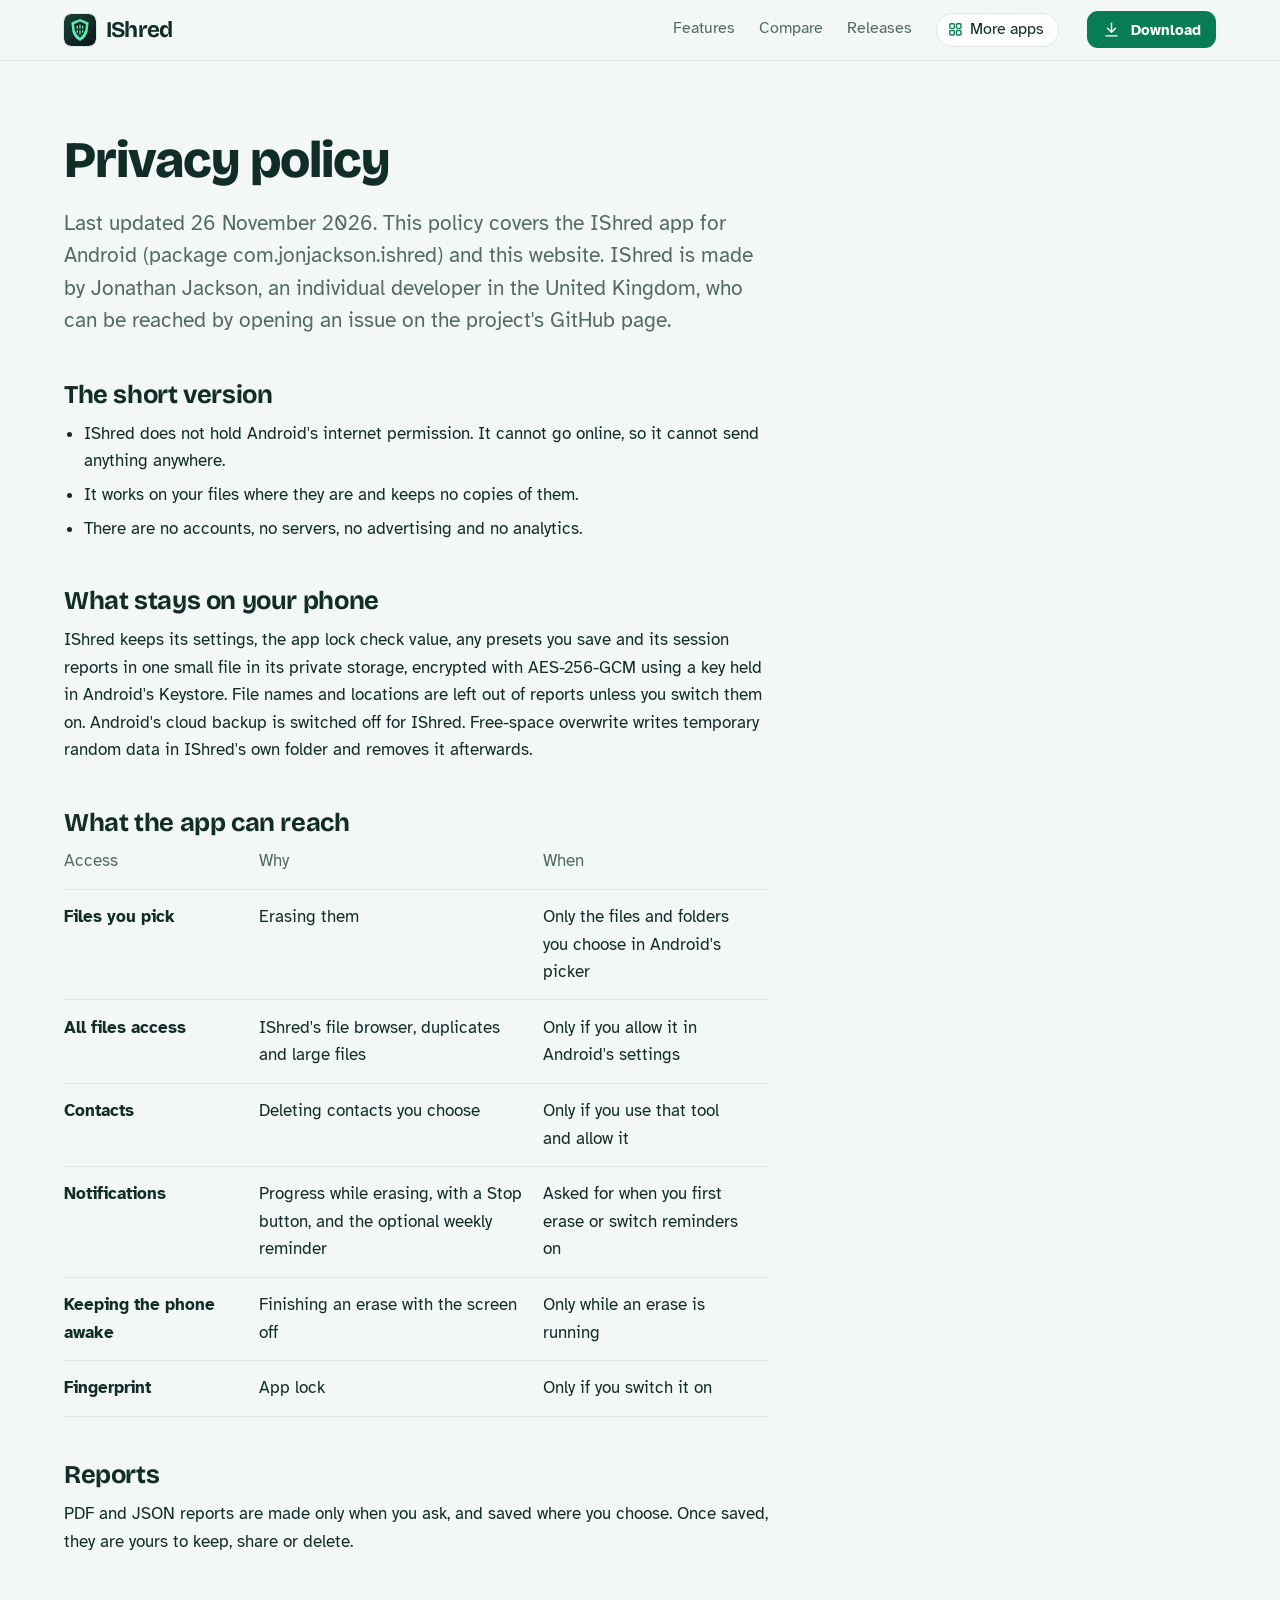
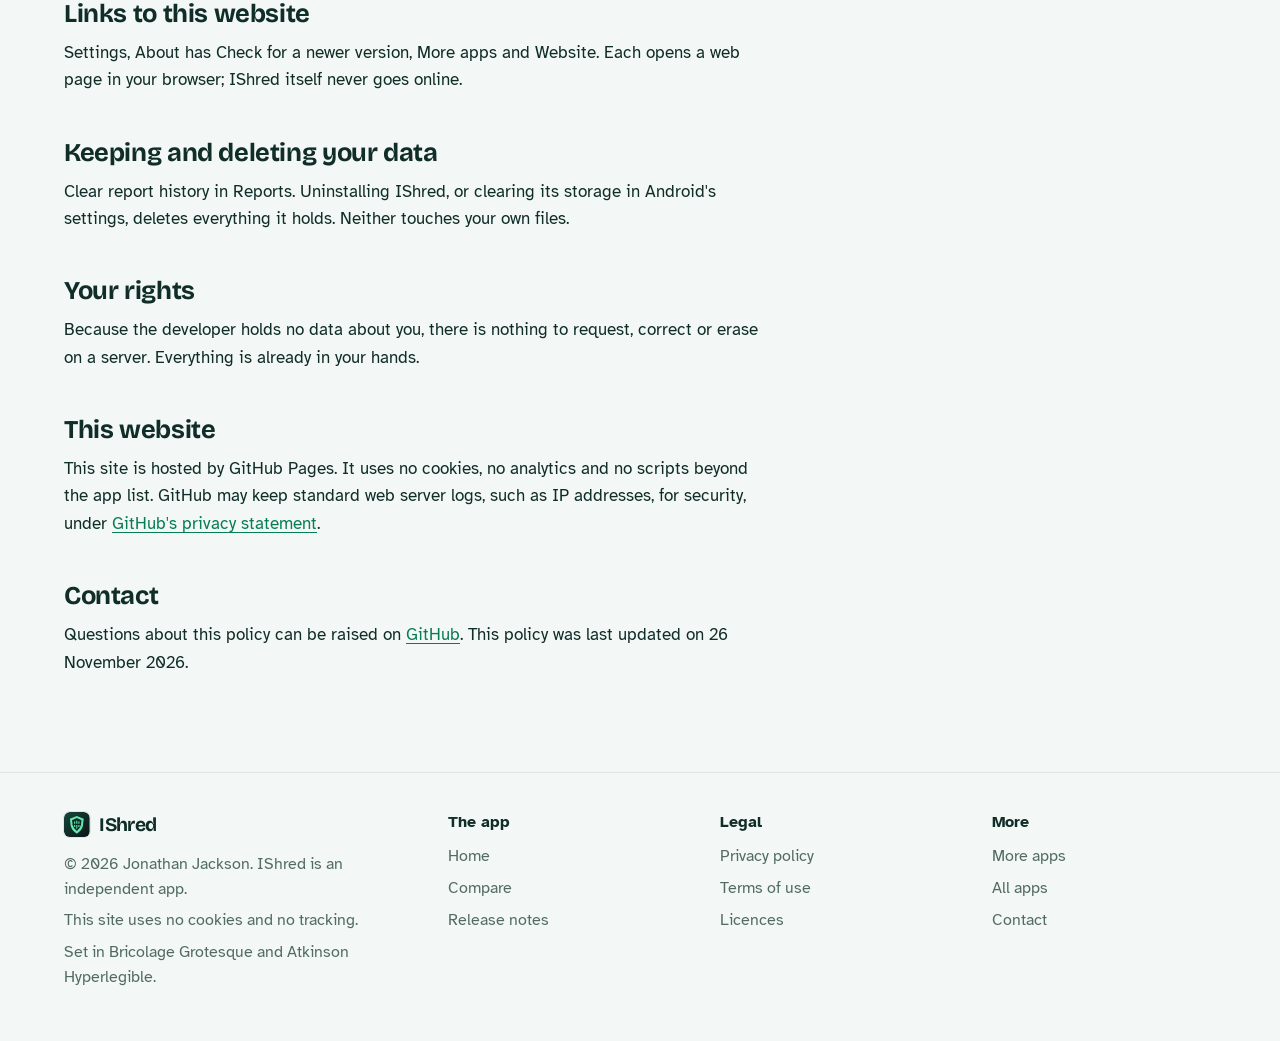
<file: privacy.html>
<!DOCTYPE html>
<html lang="en-GB">
<head>
<meta charset="utf-8">
<meta name="viewport" content="width=device-width, initial-scale=1">
<title>IShred privacy policy</title>
<meta name="description" content="What IShred does with your information: in short, it stays on your phone.">
<meta name="author" content="Jonathan Jackson">
<link rel="canonical" href="https://customgpter.github.io/ishred/privacy.html">
<meta name="theme-color" content="#f3f8f6" media="(prefers-color-scheme: light)">
<meta name="theme-color" content="#0b1417" media="(prefers-color-scheme: dark)">
<meta property="og:type" content="website">
<meta property="og:site_name" content="IShred">
<meta property="og:title" content="IShred privacy policy">
<meta property="og:description" content="What IShred does with your information: in short, it stays on your phone.">
<meta property="og:url" content="https://customgpter.github.io/ishred/privacy.html">
<meta property="og:image" content="https://customgpter.github.io/ishred/assets/og.png">
<meta property="og:image:width" content="1200">
<meta property="og:image:height" content="630">
<meta property="og:image:alt" content="IShred&#x27;s home screen: the shield logo, Leave less behind, a Choose files to erase button and device storage">
<meta property="og:locale" content="en_GB">
<meta name="twitter:card" content="summary_large_image">
<link rel="icon" href="./assets/favicon.svg" type="image/svg+xml">
<link rel="apple-touch-icon" href="./assets/apple-touch-icon.png">
<link rel="preload" href="./assets/fonts/bricolage-grotesque-latin.woff2" as="font" type="font/woff2" crossorigin>
<link rel="preload" href="./assets/fonts/atkinson-hyperlegible-latin-400-normal.woff2" as="font" type="font/woff2" crossorigin>
<link rel="stylesheet" href="./assets/site.css?v=1">
<link rel="stylesheet" href="./assets/house.css?v=1">
<link rel="stylesheet" href="./assets/apps-list.css?v=1">
<script src="./assets/apps-list.js?v=1" defer></script>
</head>
<body>
<a class="skip" href="#main">Skip to content</a>
<header class="masthead">
<div class="wrap">
<a class="brand" href="./" aria-label="IShred home"><svg viewBox="0 0 108 108" aria-hidden="true"><defs><linearGradient id="isbg" x1="0" y1="0" x2="1" y2="1"><stop offset="0" stop-color="#17463b"/><stop offset="1" stop-color="#0b1417"/></linearGradient></defs><rect width="108" height="108" rx="24" fill="url(#isbg)"/><g transform="translate(54 54) scale(1.12) translate(-54 -53.5)"><path d="M54,20 L80,31 L77,57 Q73,76 54,87 Q35,76 31,57 L28,31Z" fill="#62E9AE"/><path d="M54,28 L72,36 L69,55 Q66,68 54,77 Q42,68 39,55 L36,36Z" fill="#0f2a25"/><path d="M46,42 L46,60 M54,39 L54,66 M62,42 L62,60" fill="none" stroke="#62E9AE" stroke-width="4" stroke-linecap="round"/><path d="M38,52 L70,52" fill="none" stroke="#0f2a25" stroke-width="4"/></g></svg><span>IShred</span></a>
<nav aria-label="Main"><ul><li><a href="./#features">Features</a></li><li><a href="./compare.html">Compare</a></li><li><a href="./releases.html">Releases</a></li><li><a class="more-apps" href="./more-apps.html"><svg class="ico" viewBox="0 0 24 24" aria-hidden="true"><rect x="4" y="4" width="6.5" height="6.5" rx="1.6"/><rect x="13.5" y="4" width="6.5" height="6.5" rx="1.6"/><rect x="4" y="13.5" width="6.5" height="6.5" rx="1.6"/><rect x="13.5" y="13.5" width="6.5" height="6.5" rx="1.6"/></svg>More apps</a></li></ul></nav>
<a class="button small" href="https://github.com/CustomGPTer/ishred/releases/latest/download/IShred.apk"><svg class="ico" viewBox="0 0 24 24" aria-hidden="true"><path d="M12 4v11"/><path d="M7 10.5l5 5 5-5"/><path d="M5 20h14"/></svg>Download</a>
</div>
</header>
<main id="main" class="doc">
<div class="wrap">
<div class="measure">
<h1>Privacy policy</h1>
<p class="lede">Last updated 26 November 2026. This policy covers the IShred app for Android (package com.jonjackson.ishred) and this website. IShred is made by Jonathan Jackson, an individual developer in the United Kingdom, who can be reached by opening an issue on the project's GitHub page.</p>
<h2 id="short">The short version</h2><ul>
<li>IShred does not hold Android's internet permission. It cannot go online, so it cannot send anything anywhere.</li>
<li>It works on your files where they are and keeps no copies of them.</li>
<li>There are no accounts, no servers, no advertising and no analytics.</li>
</ul><h2 id="kept">What stays on your phone</h2><p>IShred keeps its settings, the app lock check value, any presets you save and its session reports in one small file in its private storage, encrypted with AES-256-GCM using a key held in Android's Keystore. File names and locations are left out of reports unless you switch them on. Android's cloud backup is switched off for IShred. Free-space overwrite writes temporary random data in IShred's own folder and removes it afterwards.</p><h2 id="reach">What the app can reach</h2><table>
<thead><tr><th scope="col">Access</th><th scope="col">Why</th><th scope="col">When</th></tr></thead>
<tbody>
<tr><th scope="row">Files you pick</th><td>Erasing them</td><td>Only the files and folders you choose in Android's picker</td></tr>
<tr><th scope="row">All files access</th><td>IShred's file browser, duplicates and large files</td><td>Only if you allow it in Android's settings</td></tr>
<tr><th scope="row">Contacts</th><td>Deleting contacts you choose</td><td>Only if you use that tool and allow it</td></tr>
<tr><th scope="row">Notifications</th><td>Progress while erasing, with a Stop button, and the optional weekly reminder</td><td>Asked for when you first erase or switch reminders on</td></tr>
<tr><th scope="row">Keeping the phone awake</th><td>Finishing an erase with the screen off</td><td>Only while an erase is running</td></tr>
<tr><th scope="row">Fingerprint</th><td>App lock</td><td>Only if you switch it on</td></tr>
</tbody>
</table><h2 id="reports">Reports</h2><p>PDF and JSON reports are made only when you ask, and saved where you choose. Once saved, they are yours to keep, share or delete.</p><h2 id="links">Links to this website</h2><p>Settings, About has Check for a newer version, More apps and Website. Each opens a web page in your browser; IShred itself never goes online.</p><h2 id="deleting">Keeping and deleting your data</h2><p>Clear report history in Reports. Uninstalling IShred, or clearing its storage in Android's settings, deletes everything it holds. Neither touches your own files.</p><h2 id="rights">Your rights</h2><p>Because the developer holds no data about you, there is nothing to request, correct or erase on a server. Everything is already in your hands.</p><h2 id="website">This website</h2><p>This site is hosted by GitHub Pages. It uses no cookies, no analytics and no scripts beyond the app list. GitHub may keep standard web server logs, such as IP addresses, for security, under <a href="https://docs.github.com/en/site-policy/privacy-policies/github-general-privacy-statement">GitHub's privacy statement</a>.</p>
<h2 id="contact">Contact</h2>
<p>Questions about this policy can be raised on <a href="https://github.com/CustomGPTer/ishred/issues">GitHub</a>. This policy was last updated on 26 November 2026.</p>
</div>
</div>
</main>
<footer class="colophon">
<div class="wrap">
<div>
<a class="brand" href="./" aria-label="IShred home"><svg viewBox="0 0 108 108" aria-hidden="true"><defs><linearGradient id="isbg" x1="0" y1="0" x2="1" y2="1"><stop offset="0" stop-color="#17463b"/><stop offset="1" stop-color="#0b1417"/></linearGradient></defs><rect width="108" height="108" rx="24" fill="url(#isbg)"/><g transform="translate(54 54) scale(1.12) translate(-54 -53.5)"><path d="M54,20 L80,31 L77,57 Q73,76 54,87 Q35,76 31,57 L28,31Z" fill="#62E9AE"/><path d="M54,28 L72,36 L69,55 Q66,68 54,77 Q42,68 39,55 L36,36Z" fill="#0f2a25"/><path d="M46,42 L46,60 M54,39 L54,66 M62,42 L62,60" fill="none" stroke="#62E9AE" stroke-width="4" stroke-linecap="round"/><path d="M38,52 L70,52" fill="none" stroke="#0f2a25" stroke-width="4"/></g></svg><span>IShred</span></a>
<p>&copy; 2026 Jonathan Jackson. IShred is an independent app.</p>
<p>This site uses no cookies and no tracking.</p>
<p>Set in Bricolage Grotesque and Atkinson Hyperlegible.</p>
</div>
<nav aria-label="The app"><h2>The app</h2><ul>
<li><a href="./">Home</a></li>
<li><a href="./compare.html">Compare</a></li>
<li><a href="./releases.html">Release notes</a></li>

</ul></nav>
<nav aria-label="Legal"><h2>Legal</h2><ul>
<li><a href="./privacy.html">Privacy policy</a></li>
<li><a href="./terms.html">Terms of use</a></li>
<li><a href="./licences.html">Licences</a></li>
</ul></nav>
<nav aria-label="More"><h2>More</h2><ul>
<li><a href="./more-apps.html">More apps</a></li>
<li><a href="https://customgpter.github.io/">All apps</a></li>
<li><a href="https://github.com/CustomGPTer/ishred/issues">Contact</a></li>
</ul></nav>
</div>
</footer>
</body>
</html>
</file>
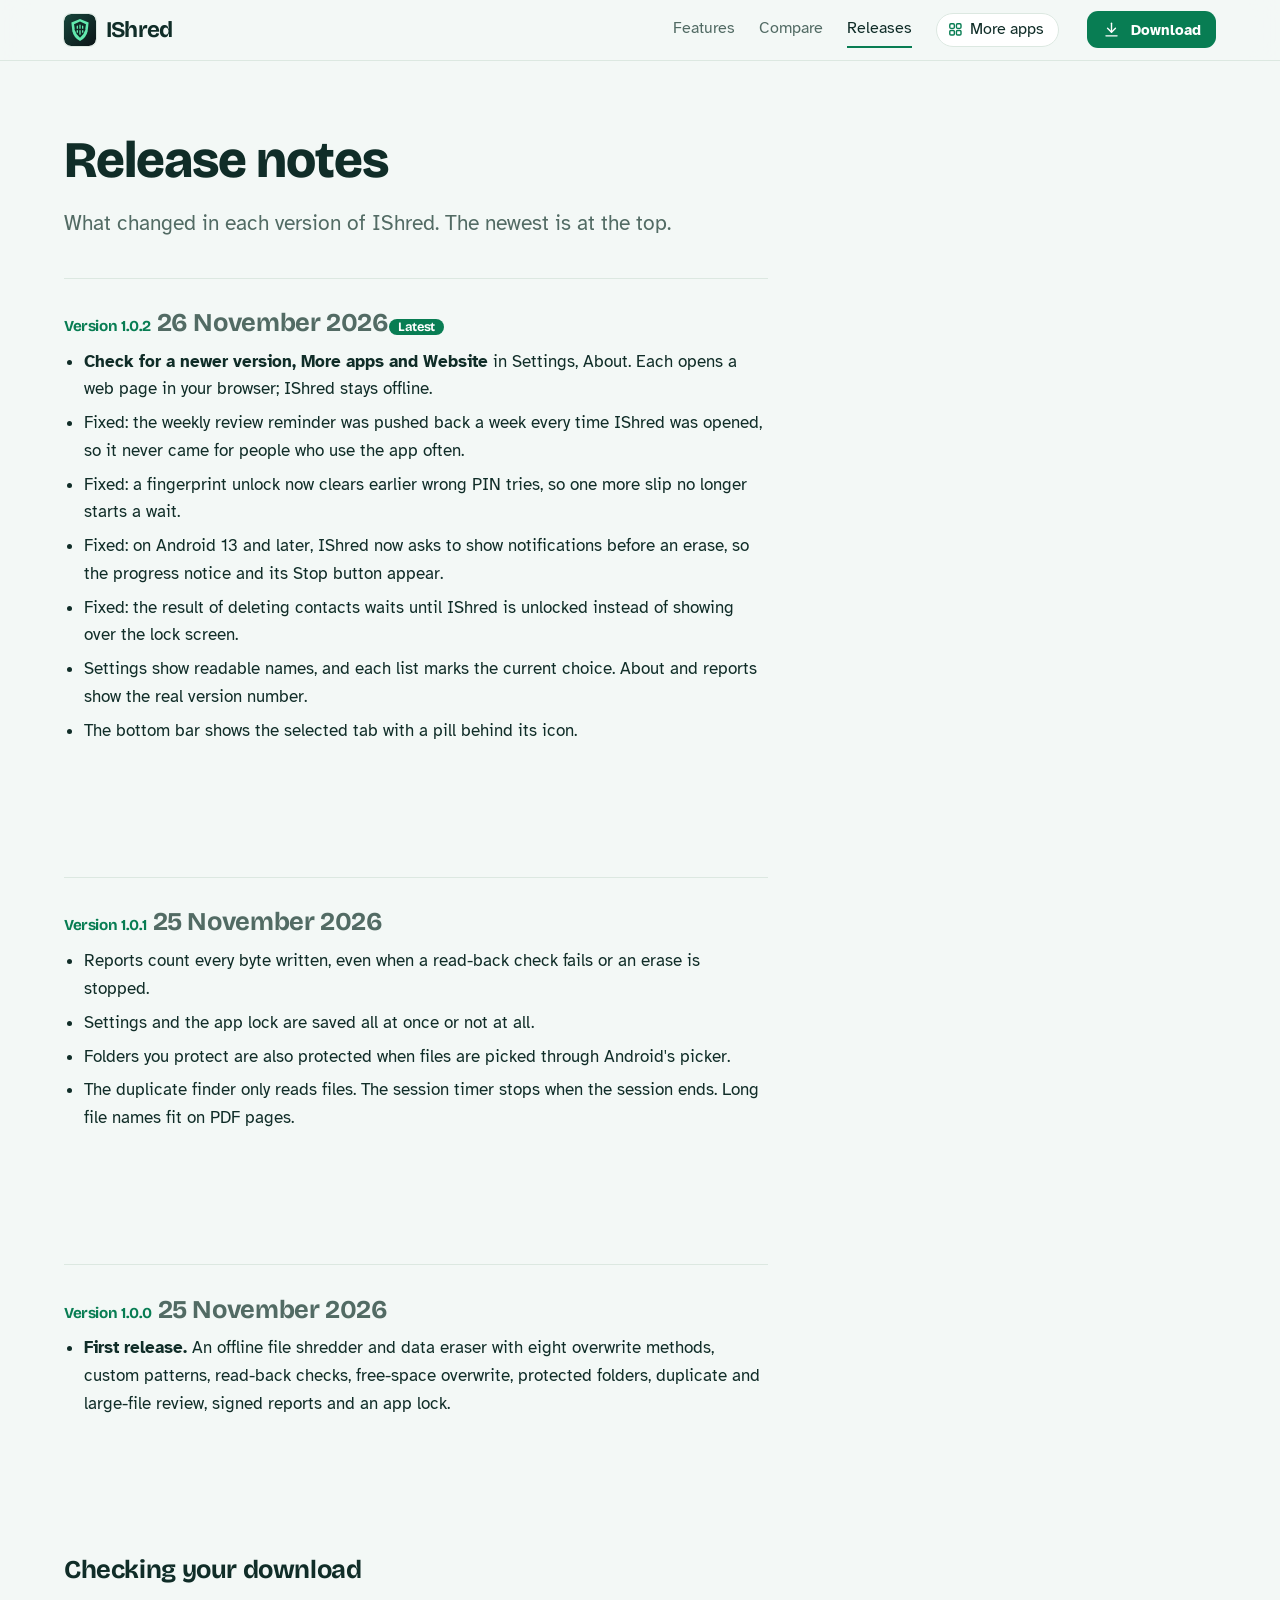
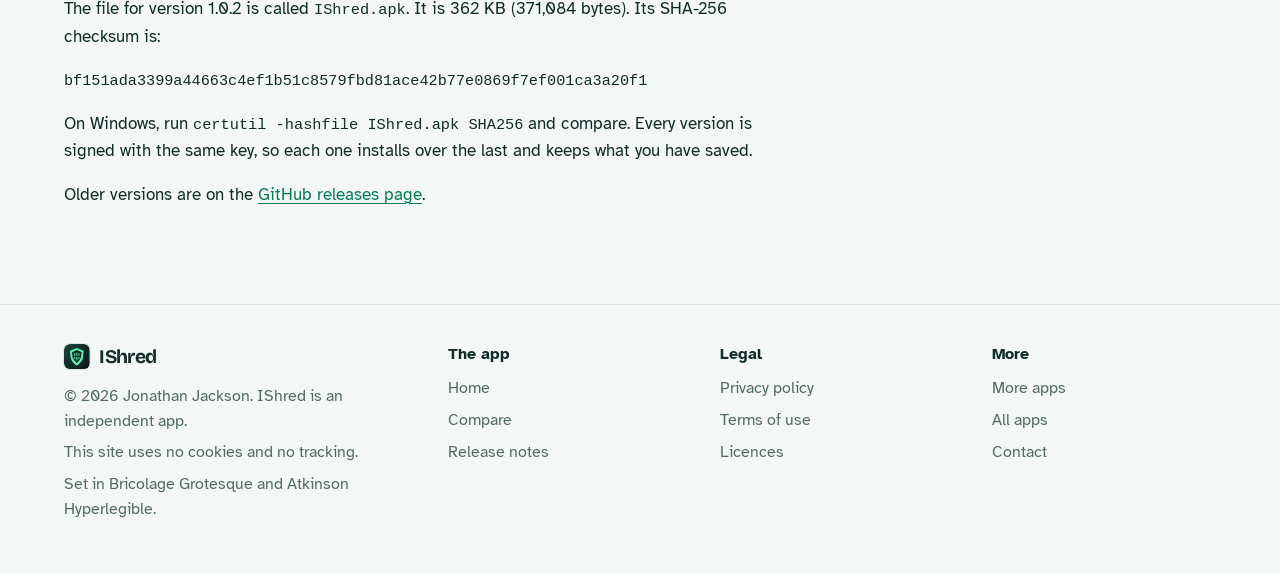
<file: releases.html>
<!DOCTYPE html>
<html lang="en-GB">
<head>
<meta charset="utf-8">
<meta name="viewport" content="width=device-width, initial-scale=1">
<title>IShred release notes</title>
<meta name="description" content="What changed in each version of IShred, with the file size and checksum to check your download.">
<meta name="author" content="Jonathan Jackson">
<link rel="canonical" href="https://customgpter.github.io/ishred/releases.html">
<meta name="theme-color" content="#f3f8f6" media="(prefers-color-scheme: light)">
<meta name="theme-color" content="#0b1417" media="(prefers-color-scheme: dark)">
<meta property="og:type" content="website">
<meta property="og:site_name" content="IShred">
<meta property="og:title" content="IShred release notes">
<meta property="og:description" content="What changed in each version of IShred, with the file size and checksum to check your download.">
<meta property="og:url" content="https://customgpter.github.io/ishred/releases.html">
<meta property="og:image" content="https://customgpter.github.io/ishred/assets/og.png">
<meta property="og:image:width" content="1200">
<meta property="og:image:height" content="630">
<meta property="og:image:alt" content="IShred&#x27;s home screen: the shield logo, Leave less behind, a Choose files to erase button and device storage">
<meta property="og:locale" content="en_GB">
<meta name="twitter:card" content="summary_large_image">
<link rel="icon" href="./assets/favicon.svg" type="image/svg+xml">
<link rel="apple-touch-icon" href="./assets/apple-touch-icon.png">
<link rel="preload" href="./assets/fonts/bricolage-grotesque-latin.woff2" as="font" type="font/woff2" crossorigin>
<link rel="preload" href="./assets/fonts/atkinson-hyperlegible-latin-400-normal.woff2" as="font" type="font/woff2" crossorigin>
<link rel="stylesheet" href="./assets/site.css?v=1">
<link rel="stylesheet" href="./assets/house.css?v=1">
<link rel="stylesheet" href="./assets/apps-list.css?v=1">
<script src="./assets/apps-list.js?v=1" defer></script>
</head>
<body>
<a class="skip" href="#main">Skip to content</a>
<header class="masthead">
<div class="wrap">
<a class="brand" href="./" aria-label="IShred home"><svg viewBox="0 0 108 108" aria-hidden="true"><defs><linearGradient id="isbg" x1="0" y1="0" x2="1" y2="1"><stop offset="0" stop-color="#17463b"/><stop offset="1" stop-color="#0b1417"/></linearGradient></defs><rect width="108" height="108" rx="24" fill="url(#isbg)"/><g transform="translate(54 54) scale(1.12) translate(-54 -53.5)"><path d="M54,20 L80,31 L77,57 Q73,76 54,87 Q35,76 31,57 L28,31Z" fill="#62E9AE"/><path d="M54,28 L72,36 L69,55 Q66,68 54,77 Q42,68 39,55 L36,36Z" fill="#0f2a25"/><path d="M46,42 L46,60 M54,39 L54,66 M62,42 L62,60" fill="none" stroke="#62E9AE" stroke-width="4" stroke-linecap="round"/><path d="M38,52 L70,52" fill="none" stroke="#0f2a25" stroke-width="4"/></g></svg><span>IShred</span></a>
<nav aria-label="Main"><ul><li><a href="./#features">Features</a></li><li><a href="./compare.html">Compare</a></li><li><a href="./releases.html" aria-current="page">Releases</a></li><li><a class="more-apps" href="./more-apps.html"><svg class="ico" viewBox="0 0 24 24" aria-hidden="true"><rect x="4" y="4" width="6.5" height="6.5" rx="1.6"/><rect x="13.5" y="4" width="6.5" height="6.5" rx="1.6"/><rect x="4" y="13.5" width="6.5" height="6.5" rx="1.6"/><rect x="13.5" y="13.5" width="6.5" height="6.5" rx="1.6"/></svg>More apps</a></li></ul></nav>
<a class="button small" href="https://github.com/CustomGPTer/ishred/releases/latest/download/IShred.apk"><svg class="ico" viewBox="0 0 24 24" aria-hidden="true"><path d="M12 4v11"/><path d="M7 10.5l5 5 5-5"/><path d="M5 20h14"/></svg>Download</a>
</div>
</header>
<main id="main" class="doc">
<div class="wrap">
<div class="measure">
<h1>Release notes</h1>
<p class="lede">What changed in each version of IShred. The newest is at the top.</p>
<section class="release" id="v1.0.2"><h2><span class="ver">Version 1.0.2</span> <span class="when">26 November 2026</span><span class="tag">Latest</span></h2><ul><li><b>Check for a newer version, More apps and Website</b> in Settings, About. Each opens a web page in your browser; IShred stays offline.</li><li>Fixed: the weekly review reminder was pushed back a week every time IShred was opened, so it never came for people who use the app often.</li><li>Fixed: a fingerprint unlock now clears earlier wrong PIN tries, so one more slip no longer starts a wait.</li><li>Fixed: on Android 13 and later, IShred now asks to show notifications before an erase, so the progress notice and its Stop button appear.</li><li>Fixed: the result of deleting contacts waits until IShred is unlocked instead of showing over the lock screen.</li><li>Settings show readable names, and each list marks the current choice. About and reports show the real version number.</li><li>The bottom bar shows the selected tab with a pill behind its icon.</li></ul></section>
<section class="release" id="v1.0.1"><h2><span class="ver">Version 1.0.1</span> <span class="when">25 November 2026</span></h2><ul><li>Reports count every byte written, even when a read-back check fails or an erase is stopped.</li><li>Settings and the app lock are saved all at once or not at all.</li><li>Folders you protect are also protected when files are picked through Android's picker.</li><li>The duplicate finder only reads files. The session timer stops when the session ends. Long file names fit on PDF pages.</li></ul></section>
<section class="release" id="v1.0.0"><h2><span class="ver">Version 1.0.0</span> <span class="when">25 November 2026</span></h2><ul><li><b>First release.</b> An offline file shredder and data eraser with eight overwrite methods, custom patterns, read-back checks, free-space overwrite, protected folders, duplicate and large-file review, signed reports and an app lock.</li></ul></section>
<h2 id="checking">Checking your download</h2>
<p>The file for version 1.0.2 is called <code>IShred.apk</code>. It is 362 KB (371,084 bytes). Its SHA-256 checksum is:</p>
<p><code class="sum">bf151ada3399a44663c4ef1b51c8579fbd81ace42b77e0869f7ef001ca3a20f1</code></p>
<p>On Windows, run <code>certutil -hashfile IShred.apk SHA256</code> and compare. Every version is signed with the same key, so each one installs over the last and keeps what you have saved.</p>
<p>Older versions are on the <a href="https://github.com/CustomGPTer/ishred/releases">GitHub releases page</a>.</p>
</div>
</div>
</main>
<footer class="colophon">
<div class="wrap">
<div>
<a class="brand" href="./" aria-label="IShred home"><svg viewBox="0 0 108 108" aria-hidden="true"><defs><linearGradient id="isbg" x1="0" y1="0" x2="1" y2="1"><stop offset="0" stop-color="#17463b"/><stop offset="1" stop-color="#0b1417"/></linearGradient></defs><rect width="108" height="108" rx="24" fill="url(#isbg)"/><g transform="translate(54 54) scale(1.12) translate(-54 -53.5)"><path d="M54,20 L80,31 L77,57 Q73,76 54,87 Q35,76 31,57 L28,31Z" fill="#62E9AE"/><path d="M54,28 L72,36 L69,55 Q66,68 54,77 Q42,68 39,55 L36,36Z" fill="#0f2a25"/><path d="M46,42 L46,60 M54,39 L54,66 M62,42 L62,60" fill="none" stroke="#62E9AE" stroke-width="4" stroke-linecap="round"/><path d="M38,52 L70,52" fill="none" stroke="#0f2a25" stroke-width="4"/></g></svg><span>IShred</span></a>
<p>&copy; 2026 Jonathan Jackson. IShred is an independent app.</p>
<p>This site uses no cookies and no tracking.</p>
<p>Set in Bricolage Grotesque and Atkinson Hyperlegible.</p>
</div>
<nav aria-label="The app"><h2>The app</h2><ul>
<li><a href="./">Home</a></li>
<li><a href="./compare.html">Compare</a></li>
<li><a href="./releases.html">Release notes</a></li>

</ul></nav>
<nav aria-label="Legal"><h2>Legal</h2><ul>
<li><a href="./privacy.html">Privacy policy</a></li>
<li><a href="./terms.html">Terms of use</a></li>
<li><a href="./licences.html">Licences</a></li>
</ul></nav>
<nav aria-label="More"><h2>More</h2><ul>
<li><a href="./more-apps.html">More apps</a></li>
<li><a href="https://customgpter.github.io/">All apps</a></li>
<li><a href="https://github.com/CustomGPTer/ishred/issues">Contact</a></li>
</ul></nav>
</div>
</footer>
</body>
</html>
</file>
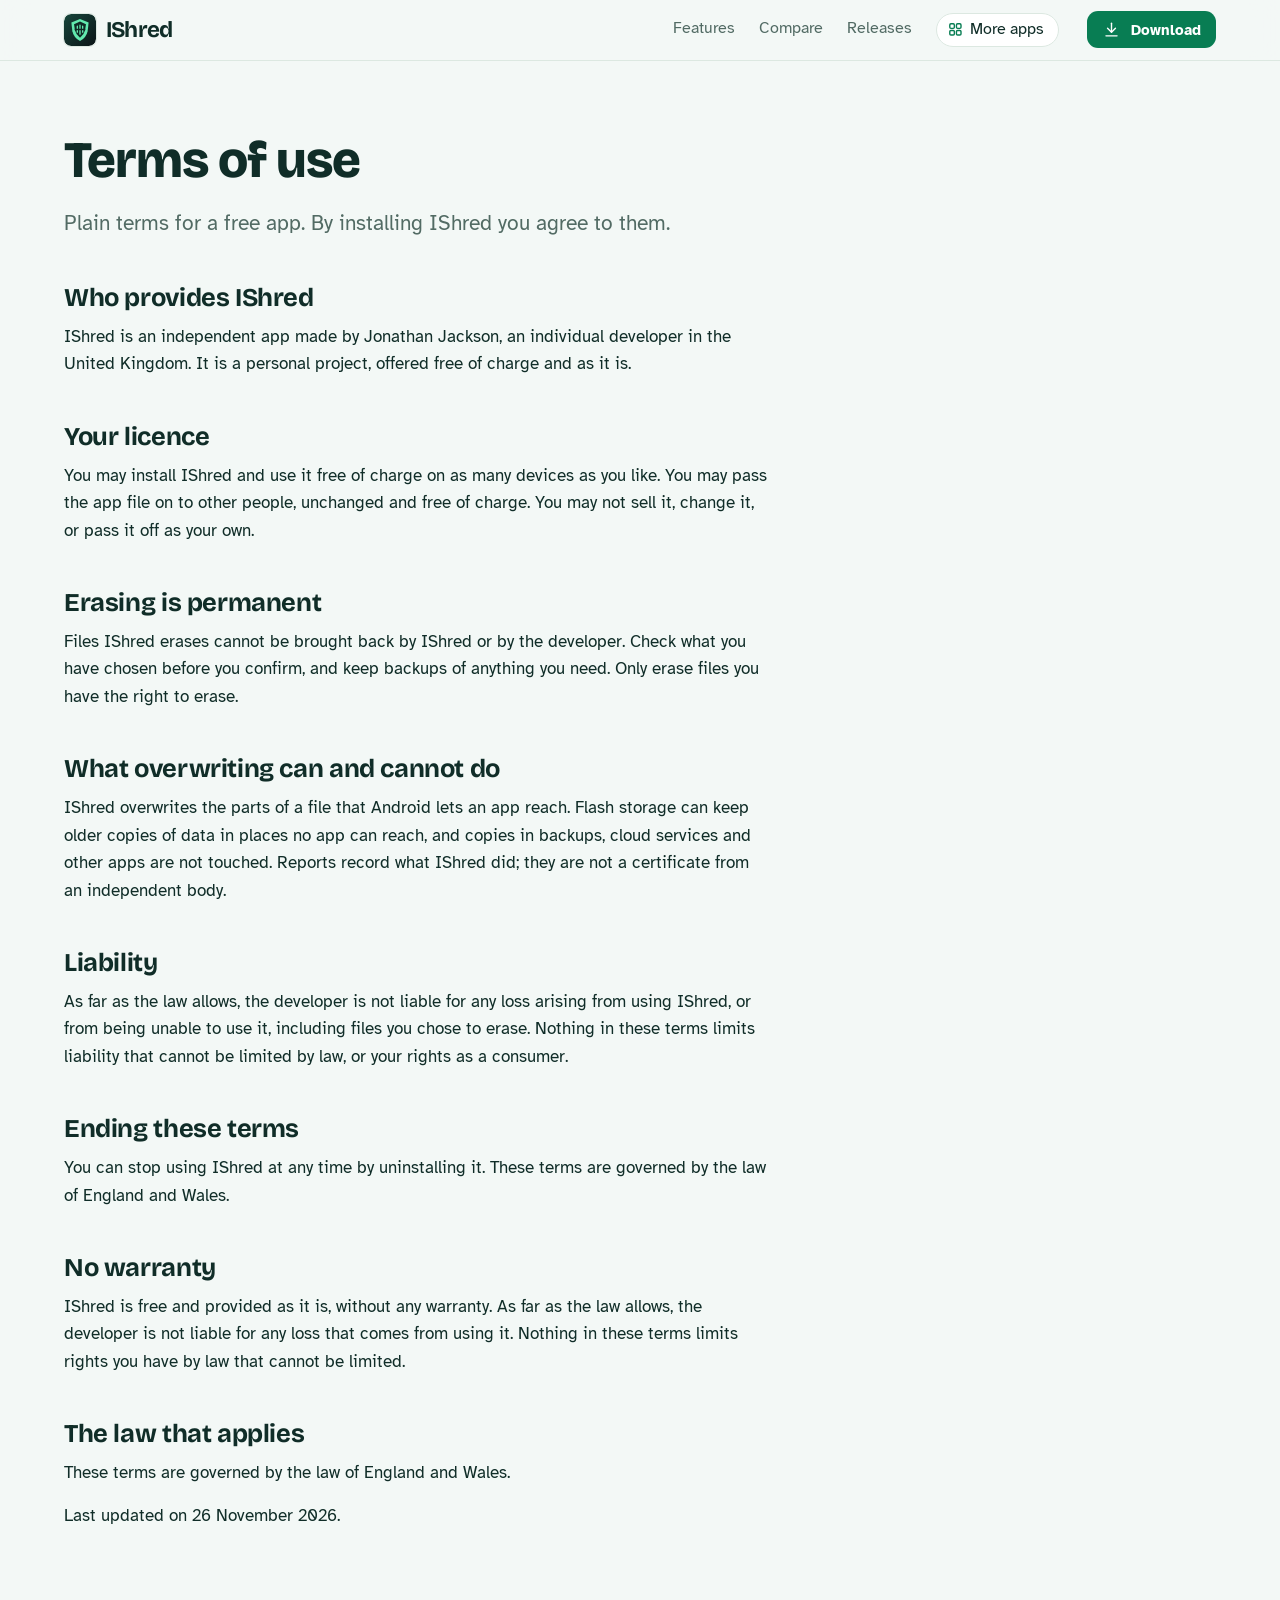
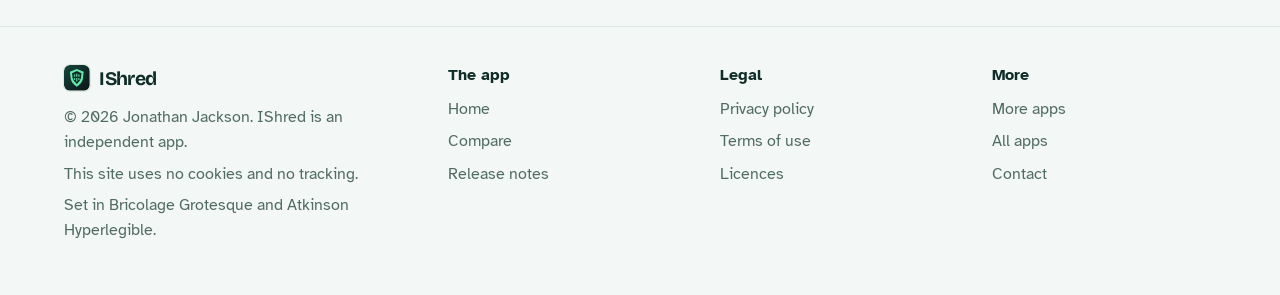
<file: terms.html>
<!DOCTYPE html>
<html lang="en-GB">
<head>
<meta charset="utf-8">
<meta name="viewport" content="width=device-width, initial-scale=1">
<title>IShred terms of use</title>
<meta name="description" content="The terms for using IShred.">
<meta name="author" content="Jonathan Jackson">
<link rel="canonical" href="https://customgpter.github.io/ishred/terms.html">
<meta name="theme-color" content="#f3f8f6" media="(prefers-color-scheme: light)">
<meta name="theme-color" content="#0b1417" media="(prefers-color-scheme: dark)">
<meta property="og:type" content="website">
<meta property="og:site_name" content="IShred">
<meta property="og:title" content="IShred terms of use">
<meta property="og:description" content="The terms for using IShred.">
<meta property="og:url" content="https://customgpter.github.io/ishred/terms.html">
<meta property="og:image" content="https://customgpter.github.io/ishred/assets/og.png">
<meta property="og:image:width" content="1200">
<meta property="og:image:height" content="630">
<meta property="og:image:alt" content="IShred&#x27;s home screen: the shield logo, Leave less behind, a Choose files to erase button and device storage">
<meta property="og:locale" content="en_GB">
<meta name="twitter:card" content="summary_large_image">
<link rel="icon" href="./assets/favicon.svg" type="image/svg+xml">
<link rel="apple-touch-icon" href="./assets/apple-touch-icon.png">
<link rel="preload" href="./assets/fonts/bricolage-grotesque-latin.woff2" as="font" type="font/woff2" crossorigin>
<link rel="preload" href="./assets/fonts/atkinson-hyperlegible-latin-400-normal.woff2" as="font" type="font/woff2" crossorigin>
<link rel="stylesheet" href="./assets/site.css?v=1">
<link rel="stylesheet" href="./assets/house.css?v=1">
<link rel="stylesheet" href="./assets/apps-list.css?v=1">
<script src="./assets/apps-list.js?v=1" defer></script>
</head>
<body>
<a class="skip" href="#main">Skip to content</a>
<header class="masthead">
<div class="wrap">
<a class="brand" href="./" aria-label="IShred home"><svg viewBox="0 0 108 108" aria-hidden="true"><defs><linearGradient id="isbg" x1="0" y1="0" x2="1" y2="1"><stop offset="0" stop-color="#17463b"/><stop offset="1" stop-color="#0b1417"/></linearGradient></defs><rect width="108" height="108" rx="24" fill="url(#isbg)"/><g transform="translate(54 54) scale(1.12) translate(-54 -53.5)"><path d="M54,20 L80,31 L77,57 Q73,76 54,87 Q35,76 31,57 L28,31Z" fill="#62E9AE"/><path d="M54,28 L72,36 L69,55 Q66,68 54,77 Q42,68 39,55 L36,36Z" fill="#0f2a25"/><path d="M46,42 L46,60 M54,39 L54,66 M62,42 L62,60" fill="none" stroke="#62E9AE" stroke-width="4" stroke-linecap="round"/><path d="M38,52 L70,52" fill="none" stroke="#0f2a25" stroke-width="4"/></g></svg><span>IShred</span></a>
<nav aria-label="Main"><ul><li><a href="./#features">Features</a></li><li><a href="./compare.html">Compare</a></li><li><a href="./releases.html">Releases</a></li><li><a class="more-apps" href="./more-apps.html"><svg class="ico" viewBox="0 0 24 24" aria-hidden="true"><rect x="4" y="4" width="6.5" height="6.5" rx="1.6"/><rect x="13.5" y="4" width="6.5" height="6.5" rx="1.6"/><rect x="4" y="13.5" width="6.5" height="6.5" rx="1.6"/><rect x="13.5" y="13.5" width="6.5" height="6.5" rx="1.6"/></svg>More apps</a></li></ul></nav>
<a class="button small" href="https://github.com/CustomGPTer/ishred/releases/latest/download/IShred.apk"><svg class="ico" viewBox="0 0 24 24" aria-hidden="true"><path d="M12 4v11"/><path d="M7 10.5l5 5 5-5"/><path d="M5 20h14"/></svg>Download</a>
</div>
</header>
<main id="main" class="doc">
<div class="wrap">
<div class="measure">
<h1>Terms of use</h1>
<p class="lede">Plain terms for a free app. By installing IShred you agree to them.</p>
<h2 id="who">Who provides IShred</h2><p>IShred is an independent app made by Jonathan Jackson, an individual developer in the United Kingdom. It is a personal project, offered free of charge and as it is.</p><h2 id="licence">Your licence</h2><p>You may install IShred and use it free of charge on as many devices as you like. You may pass the app file on to other people, unchanged and free of charge. You may not sell it, change it, or pass it off as your own.</p><h2 id="erasing">Erasing is permanent</h2><p>Files IShred erases cannot be brought back by IShred or by the developer. Check what you have chosen before you confirm, and keep backups of anything you need. Only erase files you have the right to erase.</p><h2 id="limits">What overwriting can and cannot do</h2><p>IShred overwrites the parts of a file that Android lets an app reach. Flash storage can keep older copies of data in places no app can reach, and copies in backups, cloud services and other apps are not touched. Reports record what IShred did; they are not a certificate from an independent body.</p><h2 id="liability">Liability</h2><p>As far as the law allows, the developer is not liable for any loss arising from using IShred, or from being unable to use it, including files you chose to erase. Nothing in these terms limits liability that cannot be limited by law, or your rights as a consumer.</p><h2 id="ending">Ending these terms</h2><p>You can stop using IShred at any time by uninstalling it. These terms are governed by the law of England and Wales.</p>
<h2 id="no-warranty">No warranty</h2>
<p>IShred is free and provided as it is, without any warranty. As far as the law allows, the developer is not liable for any loss that comes from using it. Nothing in these terms limits rights you have by law that cannot be limited.</p>
<h2 id="governing">The law that applies</h2>
<p>These terms are governed by the law of England and Wales.</p>
<p>Last updated on 26 November 2026.</p>
</div>
</div>
</main>
<footer class="colophon">
<div class="wrap">
<div>
<a class="brand" href="./" aria-label="IShred home"><svg viewBox="0 0 108 108" aria-hidden="true"><defs><linearGradient id="isbg" x1="0" y1="0" x2="1" y2="1"><stop offset="0" stop-color="#17463b"/><stop offset="1" stop-color="#0b1417"/></linearGradient></defs><rect width="108" height="108" rx="24" fill="url(#isbg)"/><g transform="translate(54 54) scale(1.12) translate(-54 -53.5)"><path d="M54,20 L80,31 L77,57 Q73,76 54,87 Q35,76 31,57 L28,31Z" fill="#62E9AE"/><path d="M54,28 L72,36 L69,55 Q66,68 54,77 Q42,68 39,55 L36,36Z" fill="#0f2a25"/><path d="M46,42 L46,60 M54,39 L54,66 M62,42 L62,60" fill="none" stroke="#62E9AE" stroke-width="4" stroke-linecap="round"/><path d="M38,52 L70,52" fill="none" stroke="#0f2a25" stroke-width="4"/></g></svg><span>IShred</span></a>
<p>&copy; 2026 Jonathan Jackson. IShred is an independent app.</p>
<p>This site uses no cookies and no tracking.</p>
<p>Set in Bricolage Grotesque and Atkinson Hyperlegible.</p>
</div>
<nav aria-label="The app"><h2>The app</h2><ul>
<li><a href="./">Home</a></li>
<li><a href="./compare.html">Compare</a></li>
<li><a href="./releases.html">Release notes</a></li>

</ul></nav>
<nav aria-label="Legal"><h2>Legal</h2><ul>
<li><a href="./privacy.html">Privacy policy</a></li>
<li><a href="./terms.html">Terms of use</a></li>
<li><a href="./licences.html">Licences</a></li>
</ul></nav>
<nav aria-label="More"><h2>More</h2><ul>
<li><a href="./more-apps.html">More apps</a></li>
<li><a href="https://customgpter.github.io/">All apps</a></li>
<li><a href="https://github.com/CustomGPTer/ishred/issues">Contact</a></li>
</ul></nav>
</div>
</footer>
</body>
</html>
</file>
<file: assets/site.css>
@font-face{font-family:"Bricolage Grotesque";src:url("fonts/bricolage-grotesque-latin.woff2") format("woff2");font-weight:200 800;font-style:normal;font-display:swap}
@font-face{font-family:"Atkinson Hyperlegible";src:url("fonts/atkinson-hyperlegible-latin-400-normal.woff2") format("woff2");font-weight:400;font-style:normal;font-display:swap}
@font-face{font-family:"Atkinson Hyperlegible";src:url("fonts/atkinson-hyperlegible-latin-700-normal.woff2") format("woff2");font-weight:700;font-style:normal;font-display:swap}

/* Daylight page, night-time camera. The lamp colour is kept for the one thing to press and for what the camera has seen. */
:root{
  --page:#f2f5f9; --panel:#ffffff; --raised:#e8edf3; --ink:#0d1a2b; --soft:#465468; --rule:#d2dae4;
  --accent:#0a6a55; --accent-ink:#ffffff; --warn:#8a5200; --rec:#d3302f;
  --lamp:#ffb347; --lamp-ink:#231400; --lamp-text:#8a5200;
  --night:#09111e; --night-2:#111d30; --night-3:#1a2a43; --night-ink:#eaf0f8; --night-soft:#9fb0c7; --night-rule:#24364f; --iris:#55d6ab;
  --display:"Bricolage Grotesque","Atkinson Hyperlegible",system-ui,sans-serif;
  --sans:"Atkinson Hyperlegible",system-ui,-apple-system,"Segoe UI",Roboto,sans-serif;
  --mono:ui-monospace,SFMono-Regular,Menlo,Consolas,"Liberation Mono",monospace;
  color-scheme:light dark;
}
@media (prefers-color-scheme:dark){
  :root{--page:#0a111b; --panel:#111a27; --raised:#182434; --ink:#e9eef5; --soft:#a0aec0; --rule:#243247;
    --accent:#55d6ab; --accent-ink:#00281d; --warn:#ffb347; --rec:#ff6163; --lamp-text:#ffb347}
}

*,*::before,*::after{box-sizing:border-box}
html{-webkit-text-size-adjust:100%;scroll-behavior:smooth;scroll-padding-top:5.5rem}
@media (prefers-reduced-motion:reduce){html{scroll-behavior:auto}}
body{margin:0;background:var(--page);color:var(--ink);font:400 1.0625rem/1.62 var(--sans);text-rendering:optimizeLegibility;-webkit-font-smoothing:antialiased}
img,svg{max-width:100%;display:block}
a{color:var(--accent);text-decoration-thickness:.07em;text-underline-offset:.2em}
a:hover{text-decoration-thickness:.13em}
:focus-visible{outline:3px solid var(--lamp);outline-offset:3px;border-radius:6px}
code{font:.9em/1 var(--mono);overflow-wrap:anywhere}
h1,h2,h3{font-family:var(--display);font-weight:700;letter-spacing:-.015em;line-height:1.08;margin:0;text-wrap:balance}
p{margin:0 0 1rem}
.skip{position:absolute;left:-999px;top:0;background:var(--ink);color:var(--page);padding:.6rem 1rem;z-index:30;border-radius:0 0 8px 0}
.skip:focus{left:0}
.sr{position:absolute;width:1px;height:1px;overflow:hidden;clip-path:inset(50%);white-space:nowrap}
.wrap{width:min(72rem,100% - 2.5rem);margin-inline:auto}
.measure{max-width:44rem}
.ico{width:1.25em;height:1.25em;flex:none;fill:none;stroke:currentColor;stroke-width:1.75;stroke-linecap:round;stroke-linejoin:round}

/* ---------- masthead */
.masthead{position:sticky;top:0;z-index:20;background:color-mix(in srgb,var(--page) 88%,transparent);-webkit-backdrop-filter:blur(14px) saturate(1.3);backdrop-filter:blur(14px) saturate(1.3);border-bottom:1px solid var(--rule)}
.masthead .wrap{display:flex;flex-wrap:wrap;align-items:center;gap:.35rem 1.75rem;padding-block:.7rem}
.brand{display:inline-flex;align-items:center;gap:.6rem;font:700 1.4rem/1 var(--display);letter-spacing:-.03em;color:var(--ink);text-decoration:none;margin-right:auto}
.brand svg{width:2rem;height:2rem;flex:none;border-radius:.5rem;box-shadow:0 0 0 1px var(--rule)}
.masthead nav ul{display:flex;flex-wrap:wrap;align-items:center;gap:.15rem 1.5rem;list-style:none;margin:0;padding:0;font-size:1rem;line-height:1.3}
.masthead nav a{display:inline-flex;align-items:center;gap:.4rem;color:var(--soft);text-decoration:none;padding-block:.45rem;border-bottom:2px solid transparent}
.masthead nav a:hover{color:var(--ink)}
.masthead nav a[aria-current="page"]{color:var(--ink);border-bottom-color:var(--lamp)}
.masthead nav a.more-apps{color:var(--ink);border:1px solid var(--rule);border-radius:999px;padding:.34rem .85rem .34rem .65rem;background:var(--panel)}
.masthead nav a.more-apps .ico{width:1.05em;height:1.05em;color:var(--accent);stroke-width:2}
.masthead nav a.more-apps:hover,.masthead nav a.more-apps[aria-current="page"]{border-color:var(--accent)}
.button{display:inline-flex;align-items:center;gap:.6rem;background:var(--lamp);color:var(--lamp-ink);font:700 1.08rem/1.2 var(--sans);text-decoration:none;padding:.95rem 1.5rem;border-radius:14px;box-shadow:0 1px 0 rgba(255,255,255,.45) inset,0 12px 24px -14px rgba(138,82,0,.9)}
.button:hover{background:#ffc56e}
.button:active{transform:translateY(1px)}
.button.small{font-size:.95rem;padding:.55rem .95rem;border-radius:11px;box-shadow:none}
.button.quiet{background:none;box-shadow:none;border:1px solid var(--rule);color:var(--ink)}
.button.quiet:hover{border-color:var(--ink);background:none}
@media (max-width:52rem){
  .masthead nav{order:3;flex:1 0 100%}
  .masthead nav ul{gap:.1rem .85rem;font-size:.95rem}
  .masthead nav .wide{display:none}
}
@media (max-width:24rem){.masthead nav a.more-apps .ico{display:none}.masthead nav a.more-apps{padding-inline:.7rem}}

/* ---------- hero */
.hero{padding-block:clamp(2.2rem,6vw,4.75rem) clamp(2.5rem,6vw,4.5rem);overflow:hidden}
.hero-grid{display:grid;gap:clamp(2.25rem,5vw,4rem);align-items:center}
@media (min-width:62rem){.hero-grid{grid-template-columns:minmax(0,11fr) minmax(0,10fr)}}
.hero h1{font-size:clamp(2.6rem,6vw,4.25rem);font-weight:800;line-height:1;letter-spacing:-.022em;margin-bottom:1.5rem}
.lede{font-size:clamp(1.14rem,2vw,1.3rem);line-height:1.55;color:var(--soft);margin:0 0 1rem;max-width:34rem}
.get{display:flex;flex-wrap:wrap;align-items:center;gap:.9rem 1.5rem;margin:1.8rem 0 1.1rem}
.get .aside{font-weight:700;color:var(--ink)}
.facts{font-size:.98rem;line-height:1.5;color:var(--soft);margin:0 0 .5rem;max-width:36rem}
.pills{display:flex;flex-wrap:wrap;gap:.45rem;list-style:none;margin:0 0 1rem;padding:0;font-size:.95rem}
.pills li{border:1px solid var(--rule);border-radius:999px;padding:.22rem .8rem;background:var(--panel);color:var(--soft)}

/* the monitor: the camera's view, the day beneath it, and the alert it sends */
.monitor{position:relative;max-width:36rem;margin-inline:auto;width:100%;padding-bottom:3.1rem}
@media (min-width:62rem){.monitor{margin-inline:auto 0}}
.screen{position:relative;background:var(--night);border-radius:22px;padding:.6rem;box-shadow:0 0 0 1px var(--night-rule),0 30px 60px -30px rgba(9,17,30,.75)}
.cam{position:relative;border-radius:15px;overflow:hidden;aspect-ratio:16/10;background:#0b1626}
.cam svg{width:100%;height:100%}
.cam text{font:700 15px var(--sans);fill:#231400}
.hud{position:absolute;display:inline-flex;align-items:center;gap:.4rem;font:700 .76rem/1 var(--sans);color:var(--night-ink);background:rgba(6,12,22,.62);border-radius:999px;padding:.38rem .65rem;letter-spacing:.01em}
.hud i{width:.5rem;height:.5rem;border-radius:50%;background:var(--iris)}
.hud.watching{left:.7rem;top:.7rem}
.hud.rec{right:.7rem;top:.7rem}
.hud.rec i{background:#ff5a5c}
.hud.stamp{left:.7rem;bottom:.7rem;font:400 .74rem/1 var(--mono);border-radius:6px;color:#d5deea}
.hud.place{right:.7rem;bottom:.7rem;border-radius:6px;font-weight:400;color:#d5deea}
.day{padding:.85rem .55rem 2rem;color:var(--night-soft);font-size:.8rem;line-height:1.2}
.day-head{display:flex;justify-content:space-between;margin-bottom:.6rem}
.day-head b{color:var(--night-ink)}
.track{position:relative;height:1.5rem;border-radius:7px;background:repeating-linear-gradient(90deg,var(--night-3) 0 1px,transparent 1px calc(100% / 24)),var(--night-2);box-shadow:inset 0 0 0 1px var(--night-rule)}
.ev{position:absolute;top:3px;bottom:3px;width:max(5px,1.1%);border-radius:3px;background:var(--iris);left:var(--at)}
.ev.seen{background:var(--lamp)}
.now{position:absolute;top:-4px;bottom:-4px;left:var(--at);width:2px;background:var(--night-ink);border-radius:2px}
.hours{display:flex;justify-content:space-between;margin-top:.4rem;font-size:.72rem}
.alert{position:absolute;right:-.4rem;bottom:0;display:flex;align-items:center;gap:.75rem;width:min(19rem,88%);background:var(--panel);color:var(--ink);border:1px solid var(--rule);border-radius:16px;padding:.65rem .8rem;box-shadow:0 18px 36px -18px rgba(9,17,30,.55)}
.alert .thumb{flex:none;width:3.1rem;height:3.1rem;border-radius:10px;background:linear-gradient(160deg,#16263d,#0b1626);position:relative;overflow:hidden}
.alert .thumb::before{content:"";position:absolute;left:50%;bottom:0;width:38%;height:62%;translate:-50% 0;border-radius:40% 40% 0 0;background:#6f86a6}
.alert .thumb::after{content:"";position:absolute;left:50%;top:14%;width:26%;aspect-ratio:1;translate:-50% 0;border-radius:50%;background:#8ea4c2}
.alert b{display:block;font-size:.98rem;line-height:1.25}
.alert span{display:block;font-size:.86rem;color:var(--soft);line-height:1.3}
.alert .dot{flex:none;width:.6rem;height:.6rem;border-radius:50%;background:var(--lamp);margin-left:auto;box-shadow:0 0 0 4px color-mix(in srgb,var(--lamp) 25%,transparent)}
@media (max-width:26rem){.alert{right:0}}
@media (prefers-reduced-motion:no-preference){
  .cam .spill{animation:vg-in .9s ease-out .25s both}
  .cam .who{animation:vg-step .9s cubic-bezier(.2,.8,.25,1) .9s both}
  .cam .mark{animation:vg-lock .45s cubic-bezier(.3,1.4,.5,1) 1.7s both;transform-box:fill-box;transform-origin:center}
  .hud.rec{animation:vg-in .3s ease-out 2.05s both}
  .hud.rec i{animation:vg-blink 1.2s steps(2,jump-none) 2.3s 4}
  .ev.seen,.now{animation:vg-pop .4s cubic-bezier(.3,1.5,.5,1) 2.4s both}
  .alert{animation:vg-rise .6s cubic-bezier(.2,.8,.25,1) 2.9s both}
  @keyframes vg-in{from{opacity:0}to{opacity:1}}
  @keyframes vg-step{from{opacity:0;transform:translateX(18px)}to{opacity:1;transform:none}}
  @keyframes vg-lock{from{opacity:0;transform:scale(1.12)}to{opacity:1;transform:none}}
  @keyframes vg-blink{from{opacity:1}to{opacity:.25}}
  @keyframes vg-pop{from{opacity:0;transform:scaleY(.2)}to{opacity:1;transform:none}}
  @keyframes vg-rise{from{opacity:0;transform:translateY(14px)}to{opacity:1;transform:none}}
}

/* ---------- sections */
section{padding-block:clamp(3rem,7vw,5.5rem)}
section + section{border-top:1px solid var(--rule)}
h2{font-size:clamp(1.8rem,3.6vw,2.6rem);margin-bottom:.9rem}
h3{font:700 1.1rem/1.3 var(--sans);letter-spacing:0;margin:0 0 .3rem}
.intro{color:var(--soft);max-width:40rem;margin-bottom:2.2rem;font-size:1.1rem}

.promises{padding-block:0;border-block:1px solid var(--rule);background:var(--panel)}
.promises ul{list-style:none;margin:0;padding:0;display:grid;grid-template-columns:repeat(auto-fit,minmax(min(100%,14rem),1fr))}
.promises li{display:flex;gap:.8rem;align-items:flex-start;padding:1.4rem 1.5rem 1.4rem 0}
.promises .ico{width:1.6rem;height:1.6rem;color:var(--accent);margin-top:.1rem}
.promises b{display:block;line-height:1.3}
.promises span{color:var(--soft);font-size:.96rem;line-height:1.45;display:block}
.hero + .promises{border-top:1px solid var(--rule)}

.steps{list-style:none;counter-reset:s;margin:0;padding:0;display:grid;gap:1.25rem}
@media (min-width:52rem){.steps{grid-template-columns:repeat(3,minmax(0,1fr))}}
.steps li{counter-increment:s;background:var(--panel);border:1px solid var(--rule);border-radius:18px;padding:1.4rem 1.4rem 1.5rem}
.steps li::before{content:counter(s);display:grid;place-items:center;width:2rem;height:2rem;border-radius:50%;background:var(--ink);color:var(--page);font:700 1rem/1 var(--display);margin-bottom:1rem}
.steps p{margin:0;color:var(--soft)}

.notices{display:grid;gap:1.25rem}
@media (min-width:52rem){.notices{grid-template-columns:repeat(2,minmax(0,1fr))}}
.sense{background:var(--night);color:var(--night-ink);border-radius:20px;padding:1.5rem 1.5rem 1.6rem;box-shadow:0 0 0 1px var(--night-rule)}
.sense h3{font:700 1.35rem/1.2 var(--display);letter-spacing:-.02em;margin-bottom:.35rem}
.sense p{color:var(--night-soft);margin-bottom:1.1rem}
.chips{display:flex;flex-wrap:wrap;gap:.5rem;list-style:none;margin:0;padding:0}
.chips li{display:inline-flex;align-items:center;gap:.45rem;border:1px solid var(--night-rule);background:var(--night-2);border-radius:10px;padding:.42rem .75rem .42rem .6rem;font-size:.98rem;line-height:1.2}
.chips .ico{color:var(--lamp)}

.groups{display:grid;gap:0}
.group{display:grid;gap:.4rem 3rem;padding-block:1.6rem;border-top:1px solid var(--rule)}
.group:last-child{border-bottom:1px solid var(--rule)}
@media (min-width:56rem){.group{grid-template-columns:13rem minmax(0,1fr)}}
.group > h3{font:700 1.3rem/1.2 var(--display);letter-spacing:-.02em;color:var(--ink)}
.group dl{margin:0;display:grid;gap:1.1rem 2.5rem}
@media (min-width:40rem){.group dl{grid-template-columns:repeat(2,minmax(0,1fr))}}
.group dt{font-weight:700;line-height:1.35}
.group dd{margin:.2rem 0 0;color:var(--soft)}

.setups{display:grid;gap:1.25rem}
@media (min-width:52rem){.setups{grid-template-columns:repeat(2,minmax(0,1fr))}}
.setup{background:var(--panel);border:1px solid var(--rule);border-radius:20px;padding:1.5rem}
.setup h3{font:700 1.35rem/1.2 var(--display);letter-spacing:-.02em;margin-bottom:.9rem}
.setup .kit{display:flex;align-items:center;gap:.6rem;color:var(--soft);font-size:.95rem;margin-bottom:1rem}
.setup .kit .ico{width:1.9rem;height:1.9rem;color:var(--ink);stroke-width:1.5}
.setup .kit .to{width:1.2rem;height:1.2rem;color:var(--soft)}
.ticks{list-style:none;margin:0;padding:0;display:grid;gap:.5rem}
.ticks li{position:relative;padding-left:1.7rem;color:var(--soft)}
.ticks li::before{content:"";position:absolute;left:.15rem;top:.42em;width:.75rem;height:.42rem;border-left:2.5px solid var(--accent);border-bottom:2.5px solid var(--accent);rotate:-45deg}

.modes{list-style:none;margin:0;padding:0;display:grid;gap:1.25rem}
@media (min-width:52rem){.modes{grid-template-columns:repeat(3,minmax(0,1fr))}}
.modes li{border-top:3px solid var(--ink);padding-top:1rem}
.modes p{color:var(--soft);margin:0}

.scroll{overflow-x:auto}
table{width:100%;border-collapse:collapse}
th,td{text-align:left;vertical-align:top;padding:.85rem 1.2rem .85rem 0;border-top:1px solid var(--rule)}
thead th{border-top:0;color:var(--soft);font-weight:400;padding-top:0}
tbody th{font-weight:700;min-width:11rem}
tr:last-child>*{border-bottom:1px solid var(--rule)}
.after-table{margin-top:1.5rem}
/* On a phone a table becomes a stack: the row's name, then its cells side by side. */
@media (max-width:40rem){
  table:not(.cmp),table:not(.cmp) thead,table:not(.cmp) tbody{display:block}
  table:not(.cmp) tr{display:flex;flex-wrap:wrap;gap:.3rem 1.1rem;padding:.9rem 0;border-top:1px solid var(--rule)}
  table:not(.cmp) thead tr{border-top:0;padding-top:0}
  table:not(.cmp) tbody tr:last-child{border-bottom:1px solid var(--rule)}
  table:not(.cmp) th,table:not(.cmp) td{display:block;border:0;padding:0;flex:1 1 0;min-width:0;overflow-wrap:break-word}
  table:not(.cmp) tr>:first-child{flex:0 0 100%;min-width:0}
}

.plain{list-style:none;margin:0;padding:0;display:grid;gap:1.6rem 3rem}
@media (min-width:52rem){.plain{grid-template-columns:repeat(3,minmax(0,1fr))}}
.plain p{color:var(--soft);margin:0}

.faq{display:grid;gap:0 3rem;align-items:start}
@media (min-width:56rem){.faq{grid-template-columns:repeat(2,minmax(0,1fr))}}
.faq details{border-top:1px solid var(--rule);padding:.15rem 0}
.faq summary{cursor:pointer;list-style:none;display:flex;align-items:flex-start;justify-content:space-between;gap:1rem;font-weight:700;padding:.85rem 0;line-height:1.35}
.faq summary::-webkit-details-marker{display:none}
.faq summary::after{content:"";flex:none;width:.6rem;height:.6rem;margin:.3rem .25rem 0 0;border-right:2px solid var(--soft);border-bottom:2px solid var(--soft);rotate:45deg;transition:rotate .15s}
.faq details[open] summary::after{rotate:-135deg;margin-top:.55rem}
.faq details p{color:var(--soft);margin:0 0 1.1rem;max-width:36rem}
@media (prefers-reduced-motion:reduce){.faq summary::after{transition:none}}

.closing{background:var(--night);color:var(--night-ink);border-top:0}
.closing .wrap{display:grid;gap:1.5rem 3rem;align-items:center}
@media (min-width:52rem){.closing .wrap{grid-template-columns:minmax(0,1fr) auto}}
.closing h2{margin-bottom:.5rem}
.closing p{color:var(--night-soft);margin:0;max-width:36rem}
.closing a:not(.button){color:var(--iris)}
section + .closing{border-top:0}

/* ---------- document pages */
.doc{padding-block:clamp(2.5rem,6vw,4.5rem) clamp(3rem,7vw,5rem)}
.doc h1{font-size:clamp(2.2rem,5vw,3.2rem);font-weight:800;letter-spacing:-.02em;margin-bottom:1.2rem}
.doc .lede{max-width:none}
.doc h2{font-size:1.6rem;margin-top:2.8rem;margin-bottom:.7rem;scroll-margin-top:5.5rem}
.doc h3{margin-top:1.6rem}
.doc ul{padding-left:1.25rem;margin:0 0 1rem}
.doc li{margin:.4rem 0}
.doc a{overflow-wrap:anywhere}
.contents{border-block:1px solid var(--rule);padding-block:1rem;margin-block:2rem}
.contents ul{list-style:none;margin:.4rem 0 0;padding:0;columns:2 14rem;column-gap:2rem}
.contents li{margin:.2rem 0;break-inside:avoid}
.note{border-left:3px solid var(--lamp);padding:.2rem 0 .2rem 1.1rem;color:var(--soft)}
.key{font-size:.95rem;line-height:1.55;color:var(--soft);margin:0 0 .6rem}
.sum{font-size:.95rem;overflow-wrap:anywhere}

/* ---------- compare */
.cmp{min-width:44rem;margin:1.4rem 0 1rem}
.cmp th,.cmp td{padding:.85rem .9rem}
.cmp thead th{color:var(--ink);font-weight:700;vertical-align:bottom;padding-top:.85rem}
.cmp small{display:block;font-weight:400;font-size:.84rem;line-height:1.35;color:var(--soft)}
.cmp tbody th{min-width:13rem;padding-left:0}
.cmp thead th:first-child{padding-left:0}
.cmp .ours{background:var(--panel);box-shadow:inset 1px 0 var(--rule),inset -1px 0 var(--rule)}
.yes{color:var(--accent);font-weight:700}
.pay{color:var(--lamp-text);font-weight:700}
.na{color:var(--soft)}
.cmp .app{display:none}
@media (max-width:54rem){
  .cmp{min-width:0}
  .cmp thead{position:absolute;width:1px;height:1px;overflow:hidden;clip-path:inset(50%)}
  .cmp tbody,.cmp tr,.cmp th,.cmp td{display:block}
  .cmp tr{padding:1rem 0;border-top:1px solid var(--rule)}
  .cmp th,.cmp td{border:0;padding:0}
  .cmp tbody th{min-width:0;margin-bottom:.55rem}
  .cmp td{display:grid;grid-template-columns:7.5rem 1fr;gap:.75rem;padding:.22rem 0}
  .cmp .app{display:block;font-weight:400;color:var(--soft)}
  .cmp .ours{background:none;box-shadow:none}
  .cmp .ours .app{color:var(--ink);font-weight:700}
}

/* ---------- release notes */
.release{border-top:1px solid var(--rule);margin-top:2.4rem;padding-top:1.9rem;scroll-margin-top:5.5rem}
.doc .release h2{margin-top:0}
.contents + .release{border-top:0;margin-top:0;padding-top:.4rem}
.ver{font-weight:700;font-size:.95rem;color:var(--lamp-text);margin:0 0 .5rem}
.when{color:var(--soft);margin:-.2rem 0 .2rem}
.tag{display:inline-block;background:var(--accent);color:var(--accent-ink);border-radius:999px;font-weight:700;font-size:.8rem;padding:.08rem .6rem;margin-right:.6rem}
.doc .release h3{font-size:1rem;color:var(--ink);margin:1.3rem 0 .2rem}
.release ul{margin-bottom:0}

/* ---------- more apps */
.mapps{list-style:none;margin:2.2rem 0 0;padding:0;display:grid;gap:1.4rem}
@media (min-width:50rem){.mapps{grid-template-columns:repeat(2,minmax(0,1fr))}}
.doc .mapps{padding-left:0}
.doc .mapp{margin:0}
.mapp{display:flex;flex-direction:column;background:var(--panel);border:1px solid var(--rule);border-radius:20px;overflow:hidden}
.mapp-cover{position:relative;height:6.5rem;background:linear-gradient(135deg,var(--b),var(--b2));overflow:hidden}
.mapp-cover svg{position:absolute;right:-1.2rem;top:-1.6rem;width:11rem;height:11rem;max-width:none;opacity:.22}
.mapp-body{display:flex;flex-direction:column;flex:1;padding:0 1.4rem 1.4rem}
.mapp-icon{width:4.25rem;height:4.25rem;border-radius:1rem;margin-top:-2.1rem;position:relative;box-shadow:0 0 0 4px var(--panel)}
.mapp h2{font-size:1.6rem;margin:.85rem 0 .1rem}
.mapp-kind{color:var(--soft);margin:0 0 .7rem}
.mapp-say{margin:0 0 1.1rem}
.mapp-go{display:flex;flex-wrap:wrap;align-items:center;gap:.7rem 1.3rem;margin:auto 0 0}
.mapp-go .button{padding:.75rem 1.15rem;font-size:1rem;border-radius:12px}
.mapp-site{font-weight:700}
.mapp-needs{font-size:.9rem;color:var(--soft);margin:.9rem 0 0}

/* ---------- colophon */
.colophon{border-top:1px solid var(--rule);color:var(--soft);font-size:.98rem;line-height:1.6}
.colophon .wrap{display:grid;gap:2rem 3rem;padding-block:2.4rem 2.8rem}
@media (min-width:52rem){.colophon .wrap{grid-template-columns:minmax(0,1.5fr) repeat(3,minmax(0,1fr))}}
.colophon p{margin:0 0 .4rem;max-width:26rem}
.colophon .brand{font-size:1.2rem;margin-bottom:.9rem}
.colophon .brand svg{width:1.6rem;height:1.6rem}
.colophon h2{font:700 .98rem/1.3 var(--sans);letter-spacing:0;color:var(--ink);margin:0 0 .5rem}
.colophon ul{list-style:none;margin:0;padding:0}
.colophon li a{display:inline-block;padding-block:.22rem;color:var(--soft);text-decoration:none}
.colophon li a:hover{color:var(--ink);text-decoration:underline}
</file>
<file: assets/house.css>
:root{--page:#f3f8f6;--panel:#ffffff;--raised:#e5f6ee;--ink:#102d28;--soft:#526b64;--rule:#dce8e1;--accent:#087d53;--accent-ink:#ffffff;--lamp:#087d53;--lamp-ink:#ffffff;--lamp-text:#087d53}
@media (prefers-color-scheme:dark){:root{--page:#0b1417;--panel:#132125;--raised:#17352e;--ink:#f1f8f5;--soft:#9db3ad;--rule:#253b3e;--accent:#62e9ae;--accent-ink:#06261c;--lamp:#62e9ae;--lamp-ink:#06261c;--lamp-text:#62e9ae}}
/* House additions: phone frames, the screens gallery, the lawful-use box and test-build labels. */
.brand svg{border-radius:22%}
.hero-phone{display:flex;justify-content:center}
.phone{position:relative;width:min(100%,19rem);aspect-ratio:393/852;padding:.55rem;border-radius:2.6rem;background:#0b0d12;box-shadow:0 0 0 1px rgba(255,255,255,.06) inset,0 1px 0 rgba(255,255,255,.12) inset,0 30px 60px -28px rgba(10,20,40,.55),0 12px 24px -12px rgba(10,20,40,.35)}
.phone img{display:block;width:100%;height:100%;object-fit:cover;object-position:top;border-radius:2.1rem;background:#111}
.gallery{display:flex;gap:clamp(1rem,3vw,1.75rem);overflow-x:auto;scroll-snap-type:x mandatory;padding:.5rem .25rem 1.25rem;margin:1.75rem -.25rem 0;scrollbar-width:thin;overscroll-behavior-x:contain}
.gallery:focus-visible{outline-offset:6px}
.shot{flex:0 0 auto;width:min(72vw,15.5rem);margin:0;scroll-snap-align:start}
.shot .phone{width:100%;border-radius:2.2rem;padding:.45rem}
.shot .phone img{border-radius:1.8rem}
.shot .shot figcaption{margin:.85rem .2rem 0;font-size:.98rem;line-height:1.4;color:var(--soft)}
.gate-scope{margin:0 0 .25rem}
.law-box{margin:0 0 1rem;padding:.9rem 1rem;max-width:34rem;border:1px solid #e0b450;background:#fff8e6;color:#3d2a00;border-radius:14px}
.law-box label{display:flex;gap:.65rem;align-items:flex-start;font-weight:700;cursor:pointer;font-size:1.02rem}
.law-box input{width:1.25rem;height:1.25rem;margin:.12rem 0 0;flex:none;accent-color:#8a5200}
.law-box p{margin:.5rem 0 0;font-size:.95rem}
.law-box a{color:#6b4000;font-weight:700}
.gate-scope a[aria-disabled="true"]{opacity:.45;cursor:not-allowed;pointer-events:none;filter:grayscale(.4);box-shadow:none}
.law-band{background:var(--raised)}
.beta-tag{display:inline-block;margin-left:-.9rem;font-size:.72rem;font-weight:700;letter-spacing:.05em;text-transform:uppercase;padding:.3rem .5rem;border-radius:6px;background:#ffe7b3;color:#5c3b00;border:1px solid #e0b450}
.beta-note{max-width:34rem;padding:.8rem 1rem;border-radius:12px;background:#ffe7b3;color:#3d2a00;border:1px solid #e0b450}
.mapp-soon{display:inline-block;padding:.85rem 1.3rem;border:1px dashed var(--rule);border-radius:14px;color:var(--soft);font-weight:700}
code.sum{word-break:break-all}
@media (prefers-color-scheme:dark){
  .law-box,.beta-note{background:#2a2108;color:#ffe9b8;border-color:#7a5c14}
  .law-box a{color:#ffd27a}
  .law-box input{accent-color:#ffb347}
  .beta-tag{background:#4a3500;color:#ffe2a3;border-color:#8a6a1c}
  .phone{box-shadow:0 0 0 1px rgba(255,255,255,.1) inset,0 30px 60px -28px rgba(0,0,0,.8)}
}
@media (max-width:40rem){.hero-phone .phone{width:min(78%,17rem)}}
</file>
<file: assets/apps-list.css>
/* The full app list on More apps pages and the hub. Works alongside each site's own card styles. */
.mapps-jump{margin:1.8rem 0 0}
.mapps-jump ul{list-style:none;margin:0;padding:0;display:flex;flex-wrap:wrap;gap:.5rem}
.mapps-jump a{display:inline-block;padding:.45rem .85rem;border:1px solid var(--rule,#d2dae4);border-radius:999px;font-size:.95rem;font-weight:700;text-decoration:none;color:inherit;background:var(--panel,#fff)}
.mapps-jump a:hover,.mapps-jump a:focus-visible{border-color:currentColor}
.mapps-group{margin:2.6rem 0 0;scroll-margin-top:5rem}
.mapps-cat{font-size:1.45rem;margin:0;padding:0 0 .6rem;border-bottom:1px solid var(--rule,#d2dae4)}
.mapps-group .mapps{margin-top:1.4rem}
.mapp h3{font-size:1.5rem;line-height:1.2;margin:.85rem 0 .1rem;display:flex;flex-wrap:wrap;align-items:center;gap:.5rem}
.mapp-badge{display:inline-block;font-size:.75rem;font-weight:700;letter-spacing:.04em;text-transform:uppercase;line-height:1;padding:.35rem .55rem;border-radius:6px;vertical-align:middle}
.mapp-badge.beta{background:#ffe7b3;color:#5c3b00;border:1px solid #e0b450}
.mapp-badge.here{background:transparent;color:var(--soft,#465468);border:1px solid var(--rule,#d2dae4)}
.mapp-soon{display:inline-block;padding:.7rem 1.1rem;border:1px dashed var(--rule,#b9c4d1);border-radius:12px;color:var(--soft,#465468);font-weight:700}
.mapp-go .button.ghost{background:transparent;color:inherit;border:2px solid currentColor;box-shadow:none}
.mapp-also{font-size:.9rem;color:var(--soft,#465468);margin:.6rem 0 0}
.mapp-law{margin:0 0 1rem;padding:.8rem .9rem;border:1px solid #e0b450;background:#fff8e6;color:#3d2a00;border-radius:12px;font-size:.95rem}
.mapp-law label{display:flex;gap:.6rem;align-items:flex-start;font-weight:700;cursor:pointer}
.mapp-law input{width:1.2rem;height:1.2rem;margin:.1rem 0 0;flex:none;accent-color:#8a5200}
.mapp-law p{margin:.45rem 0 0}
.mapp-law a{color:#6b4000;font-weight:700}
.mapp a[aria-disabled="true"]{opacity:.45;cursor:not-allowed;pointer-events:none;filter:grayscale(.4)}
@media (prefers-color-scheme:dark){
  .mapp-badge.beta{background:#4a3500;color:#ffe2a3;border-color:#8a6a1c}
  .mapp-law{background:#2a2108;color:#ffe9b8;border-color:#7a5c14}
  .mapp-law a{color:#ffd27a}
  .mapp-law input{accent-color:#ffb347}
}
:where(.mapp a.button){display:inline-flex;align-items:center;gap:.5rem;padding:.75rem 1.15rem;border-radius:12px;background:var(--accent,#1f5fa8);color:var(--accent-ink,#fff);font-weight:700;text-decoration:none;border:2px solid transparent}
:where(.mapp a.button.ghost){background:transparent;color:inherit;border-color:currentColor}
:where(.mapps){list-style:none;padding:0;display:grid;gap:1.4rem}
.gate-scope{margin:0 0 .25rem}
.law-box{margin:0 0 1rem;padding:.9rem 1rem;max-width:34rem;border:1px solid #e0b450;background:#fff8e6;color:#3d2a00;border-radius:14px}
.law-box label{display:flex;gap:.65rem;align-items:flex-start;font-weight:700;cursor:pointer;font-size:1.02rem}
.law-box input{width:1.25rem;height:1.25rem;margin:.12rem 0 0;flex:none;accent-color:#8a5200}
.law-box p{margin:.5rem 0 0;font-size:.95rem}
.law-box a{color:#6b4000;font-weight:700}
.gate-scope a[aria-disabled="true"]{opacity:.45;cursor:not-allowed;pointer-events:none;filter:grayscale(.4);box-shadow:none}
@media (prefers-color-scheme:dark){
  .law-box{background:#2a2108;color:#ffe9b8;border-color:#7a5c14}
  .law-box a{color:#ffd27a}
  .law-box input{accent-color:#ffb347}
}
</file>
